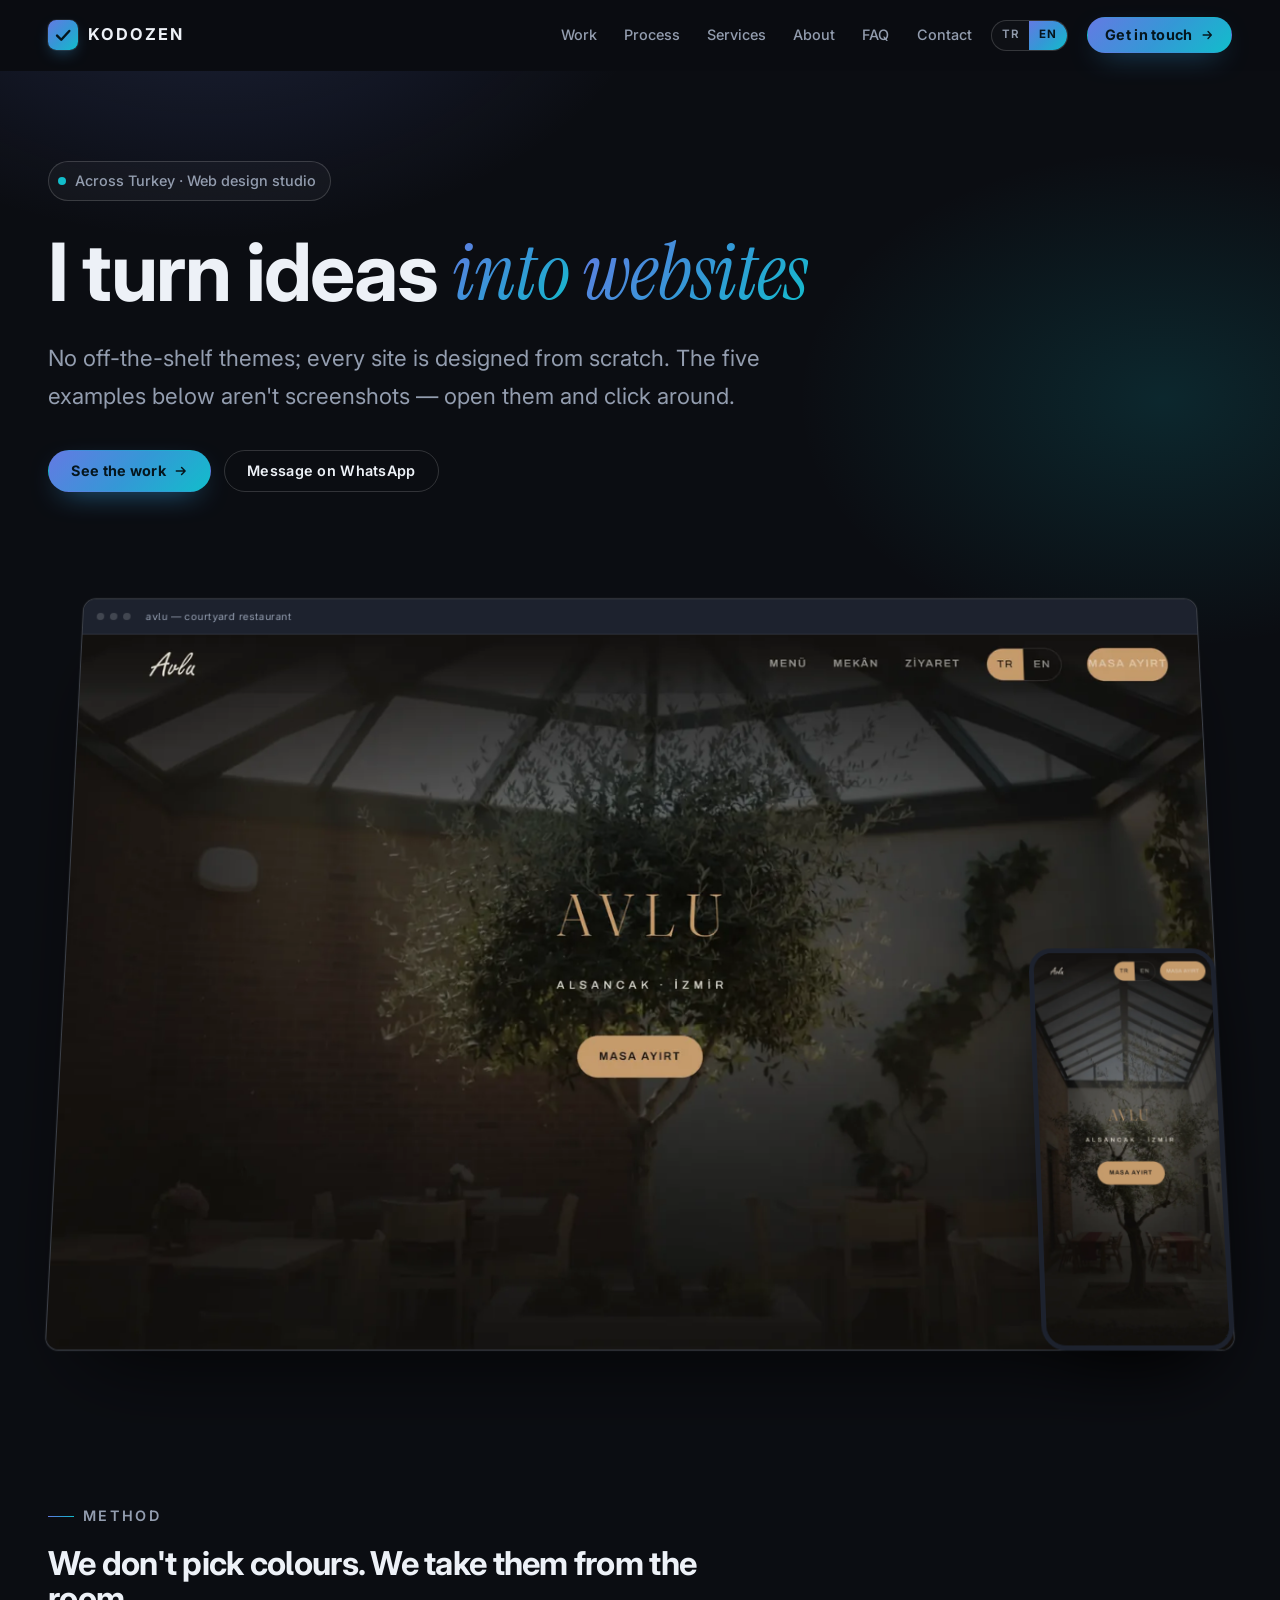
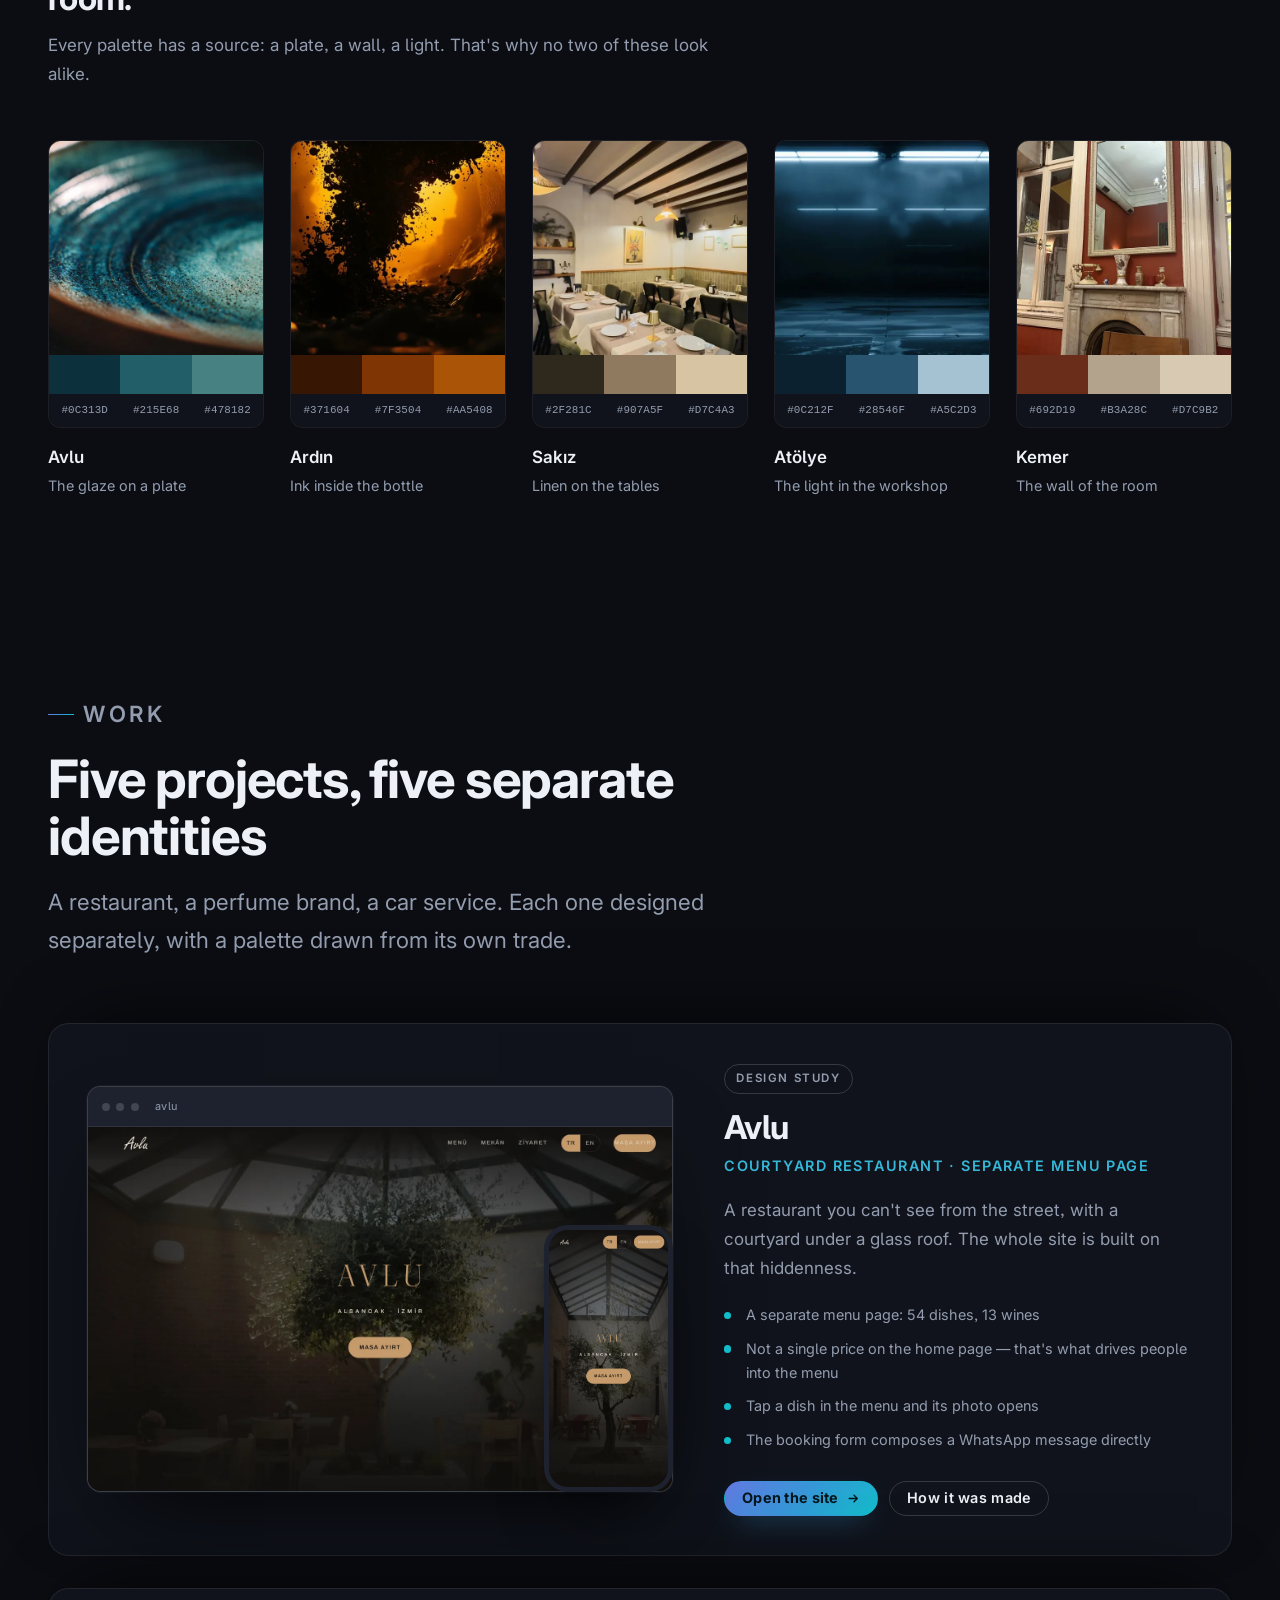
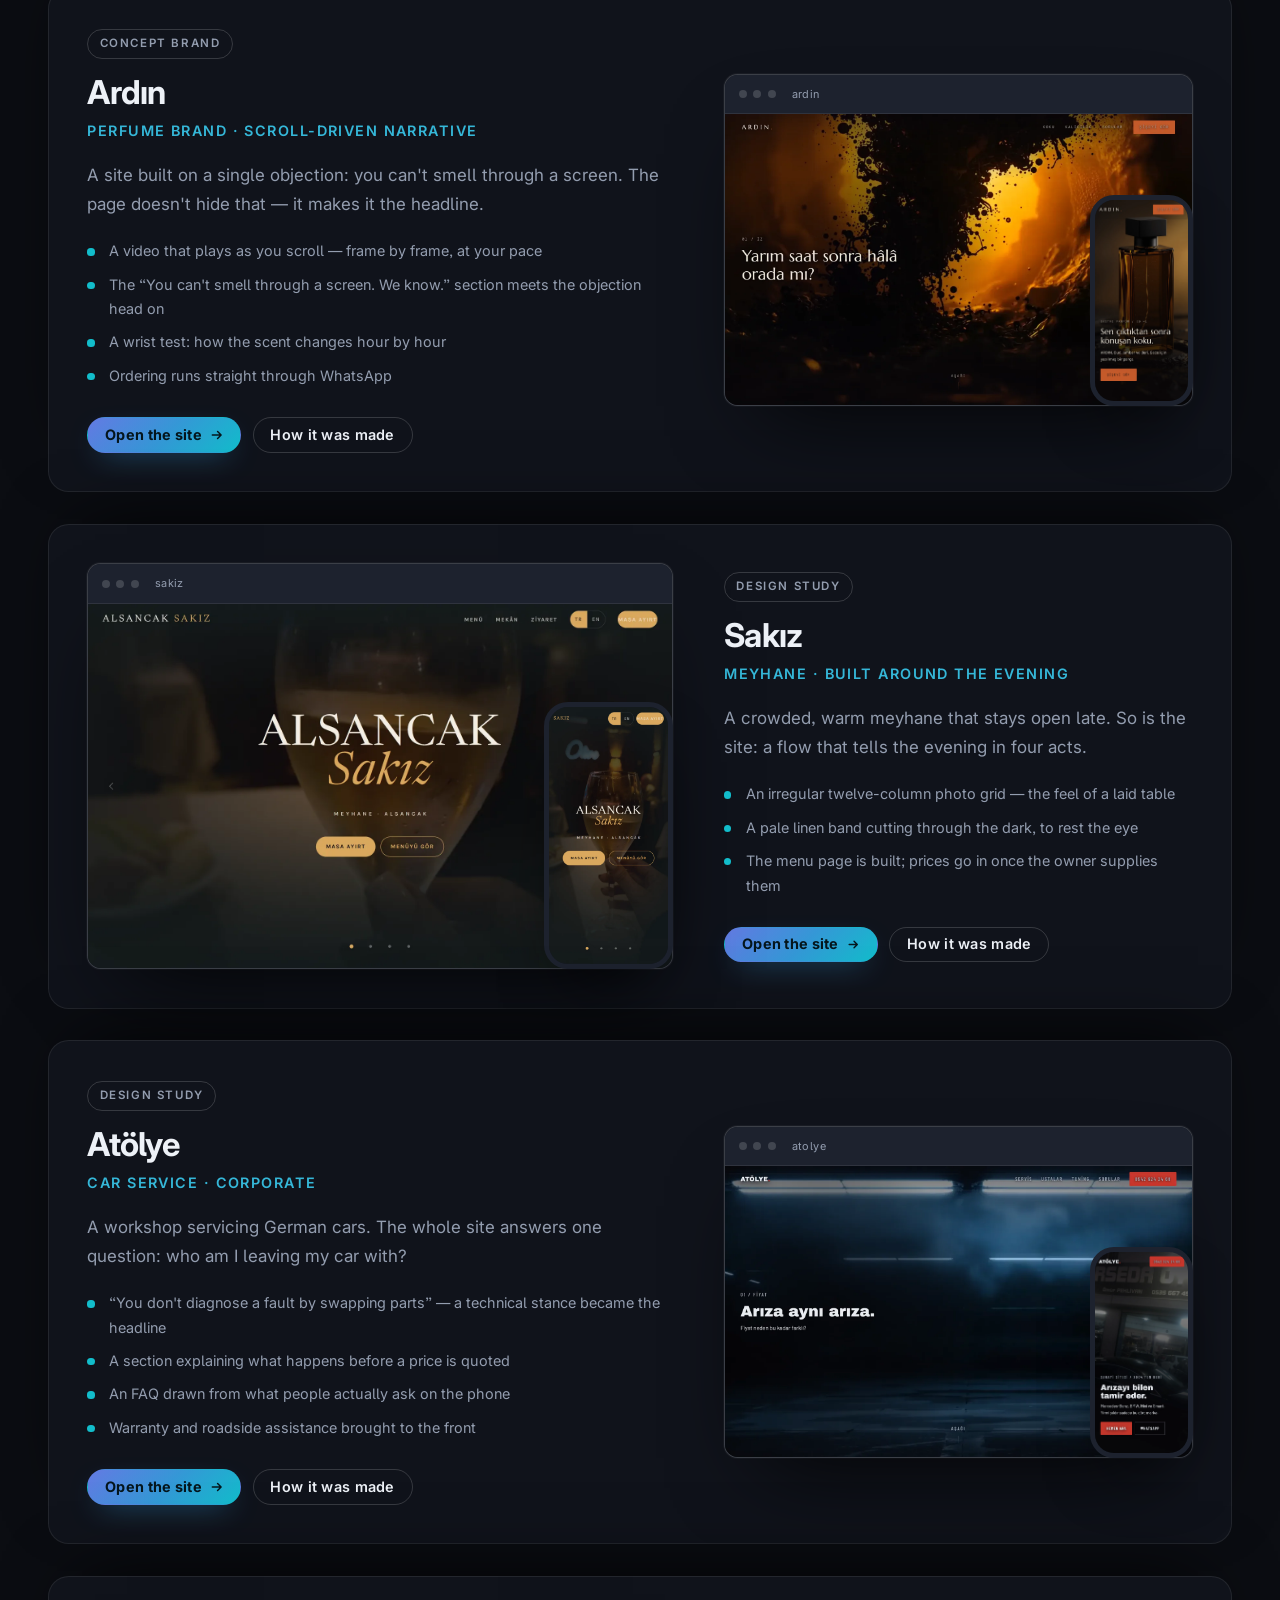
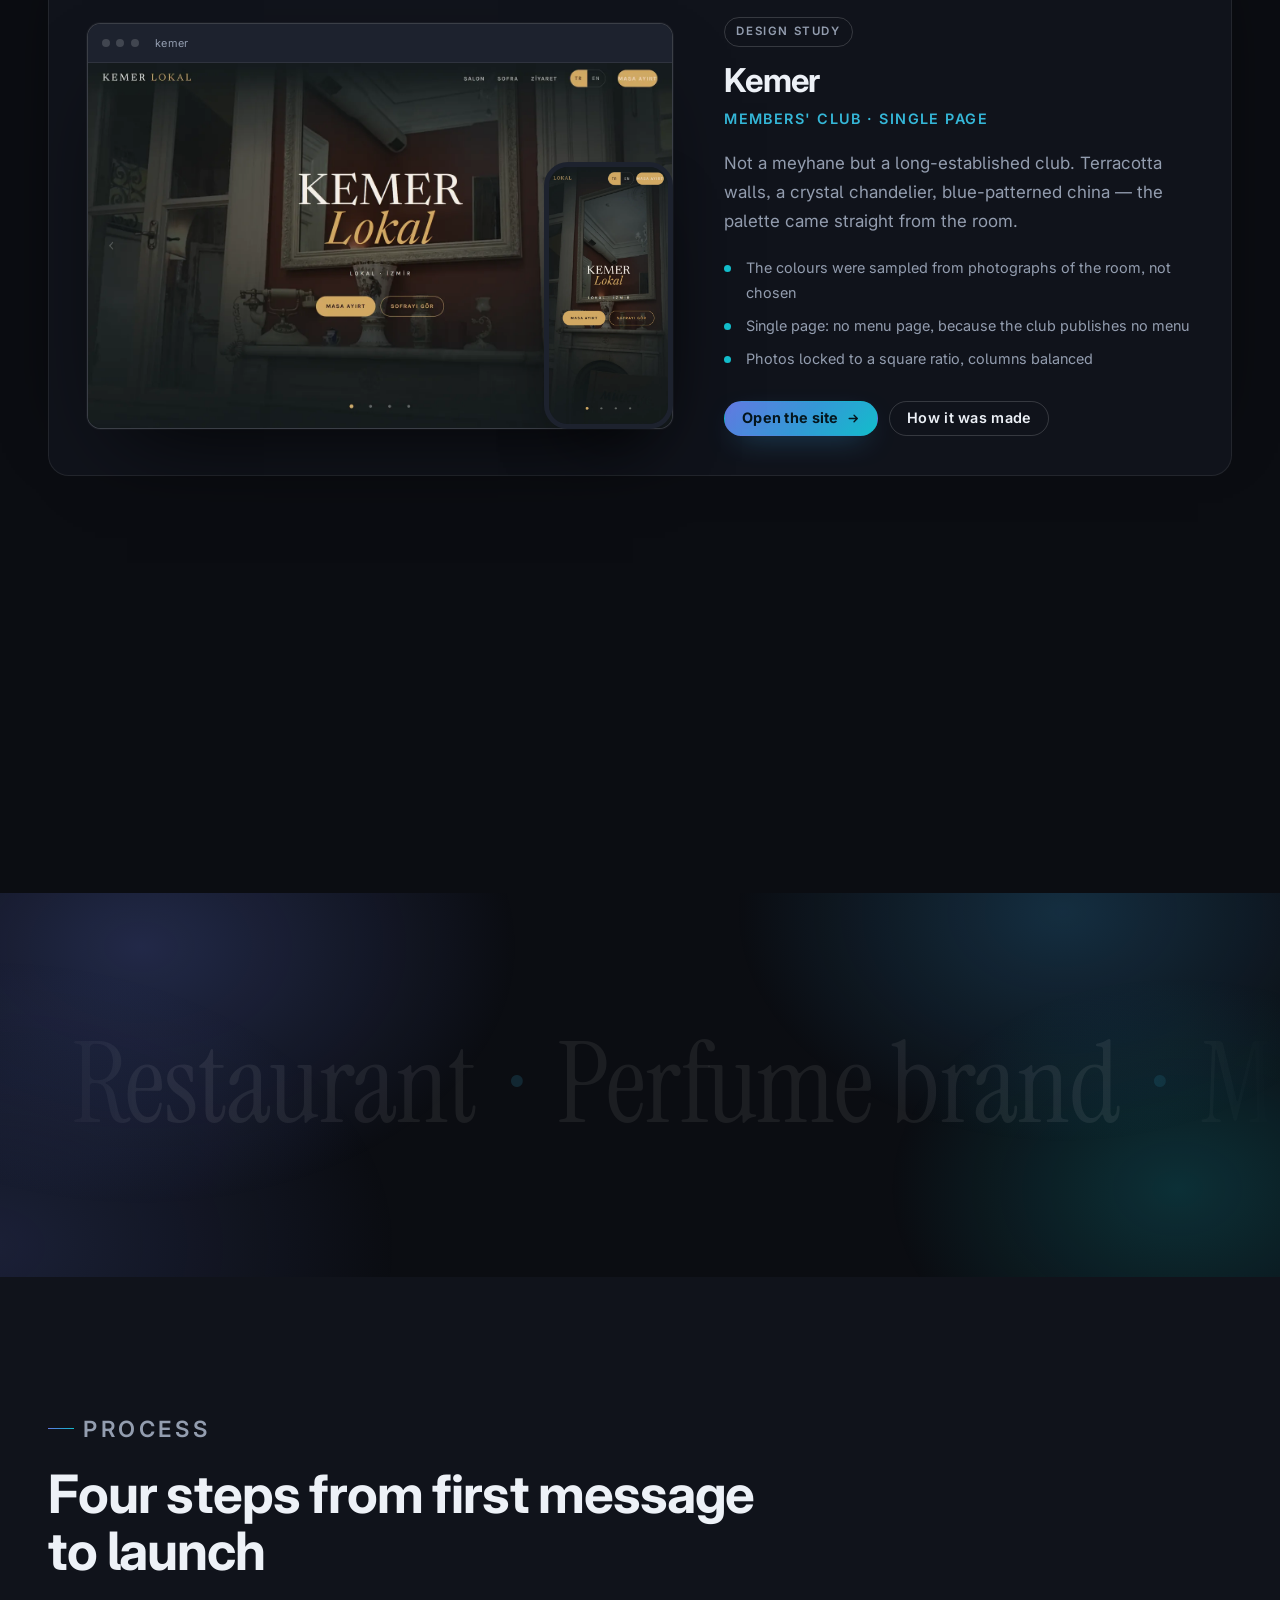
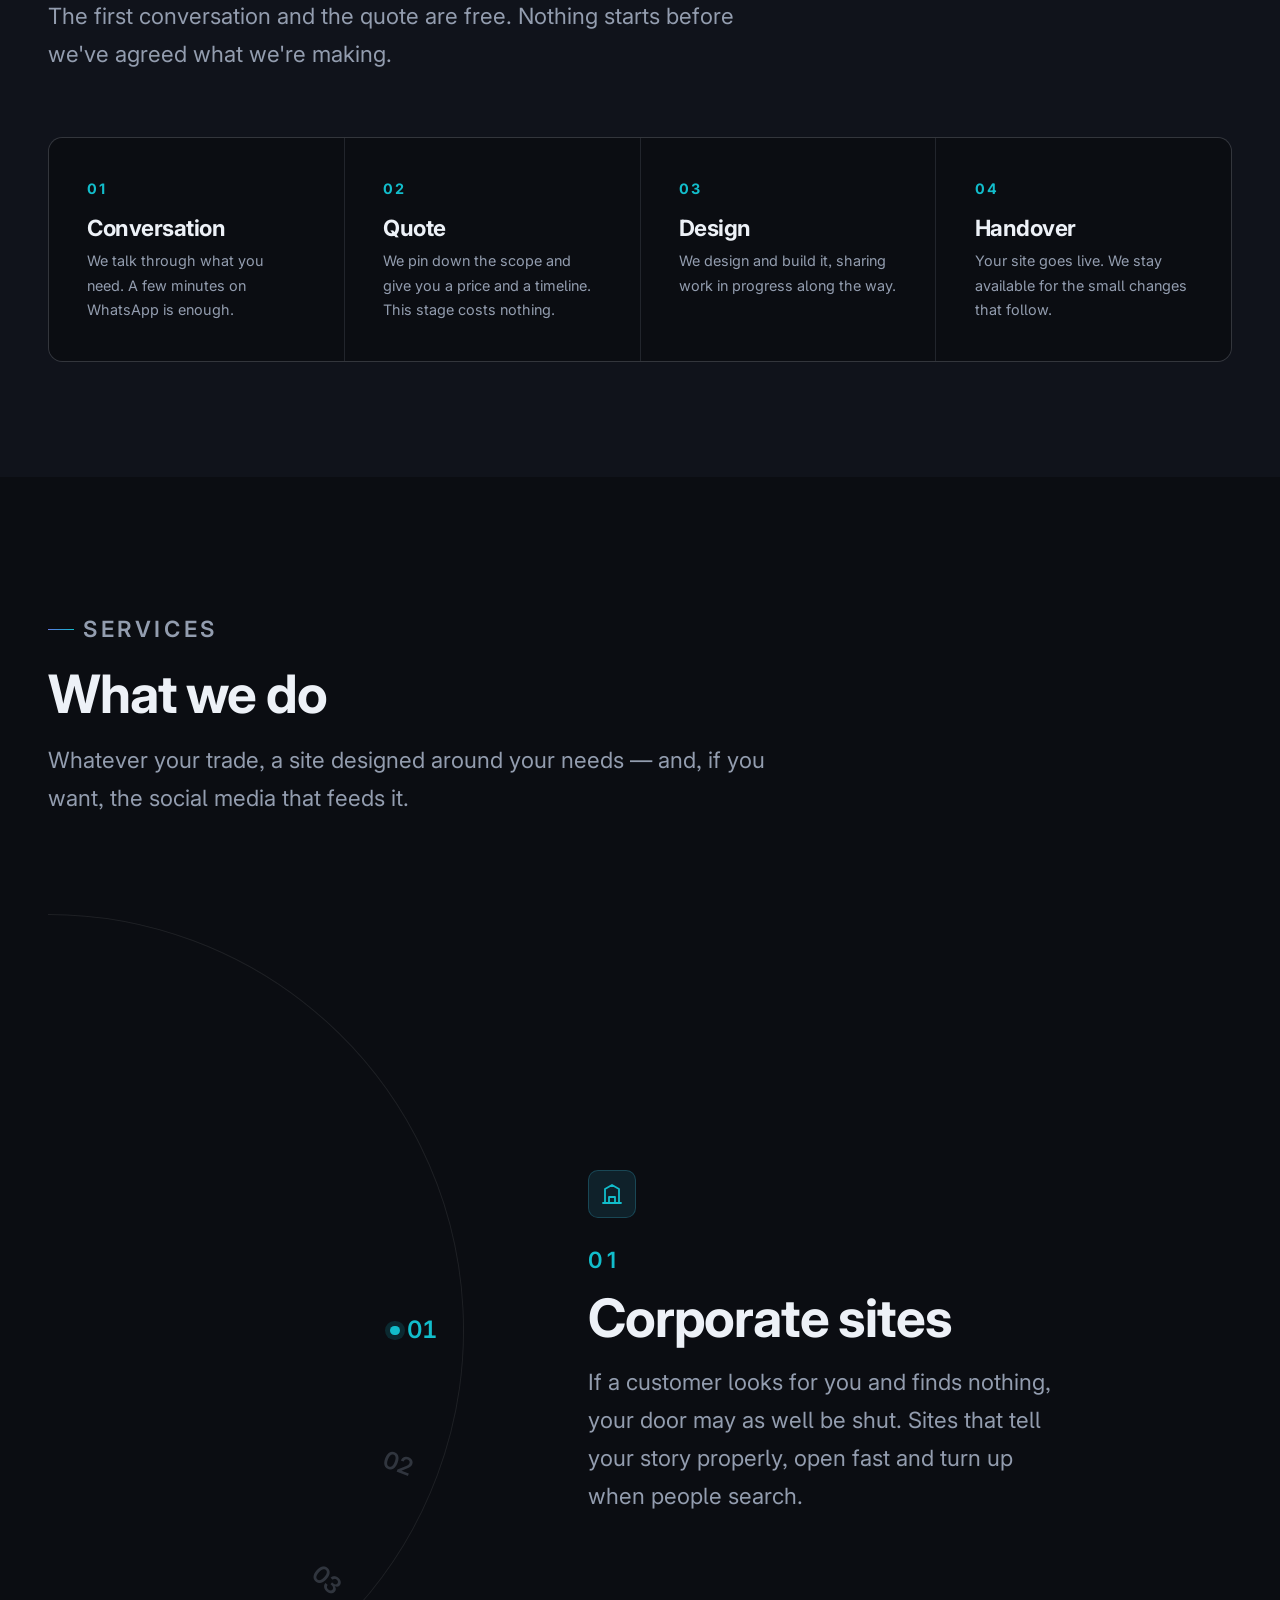
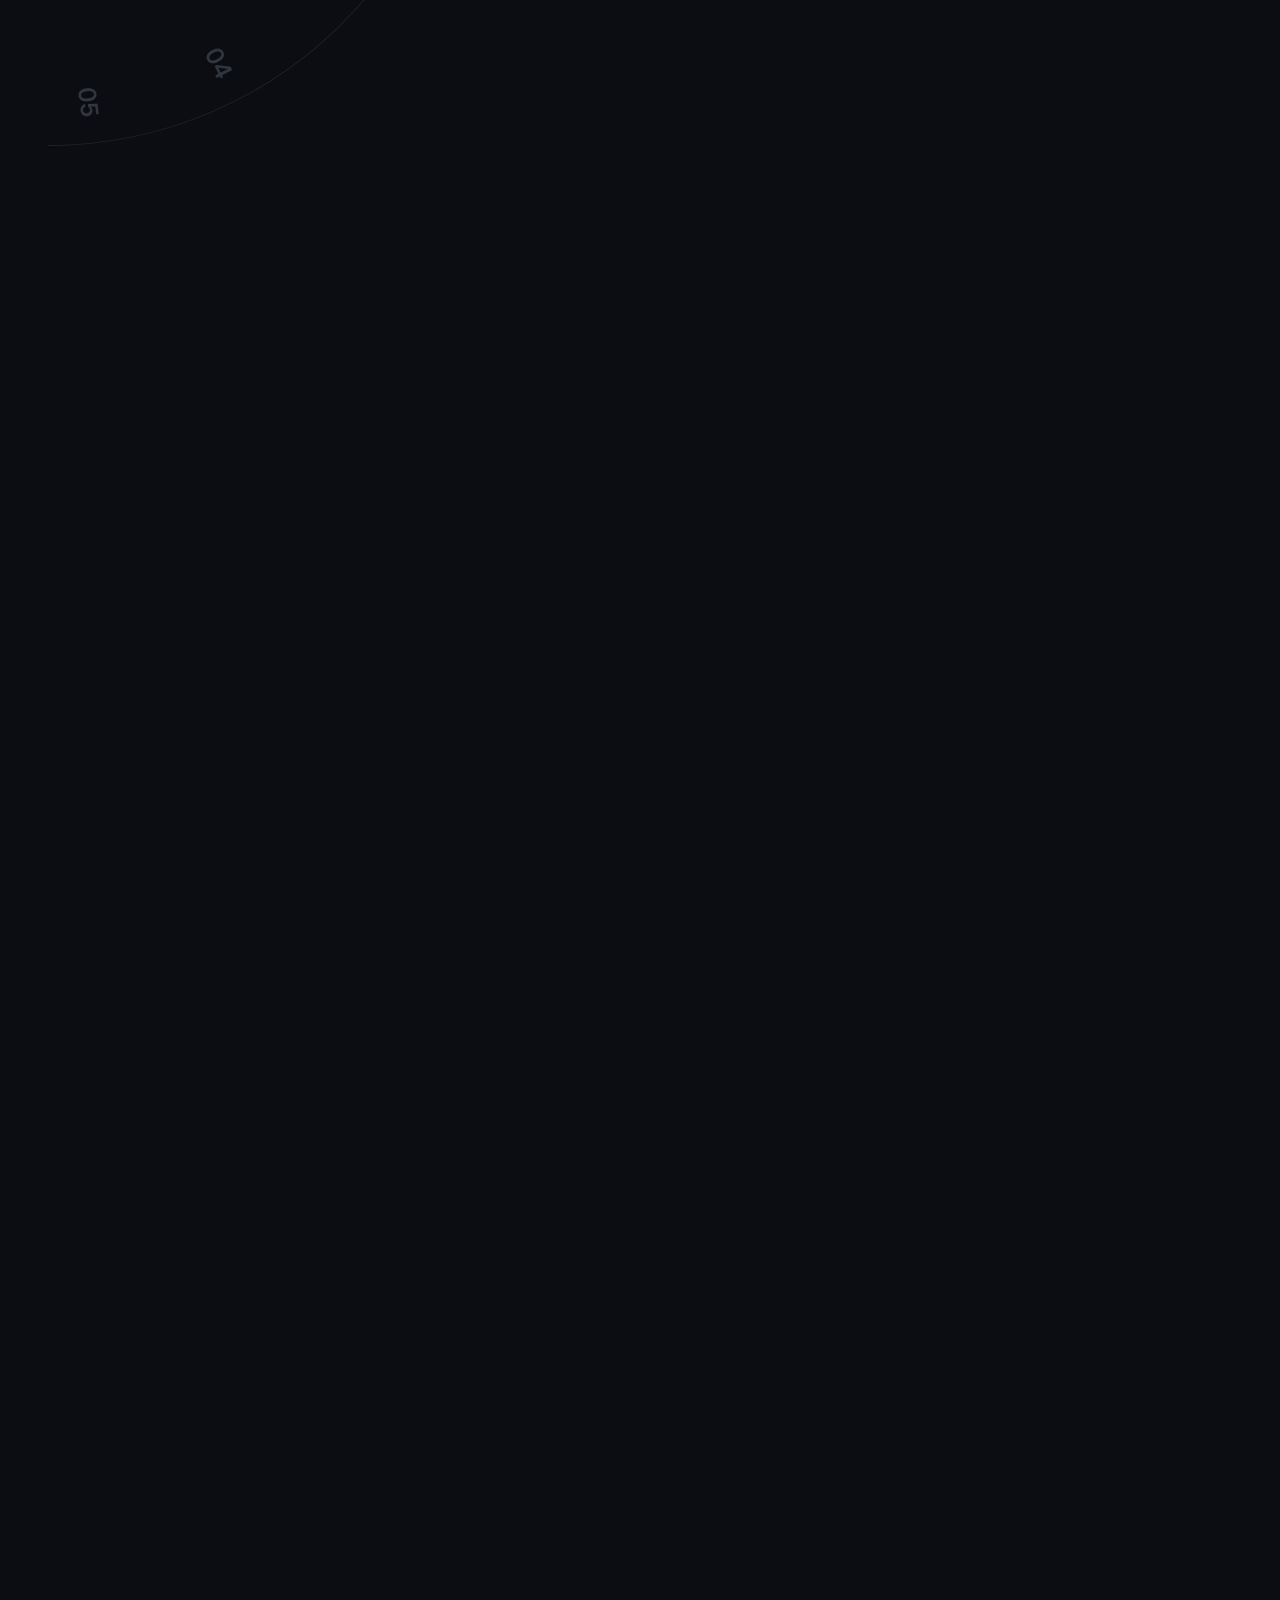
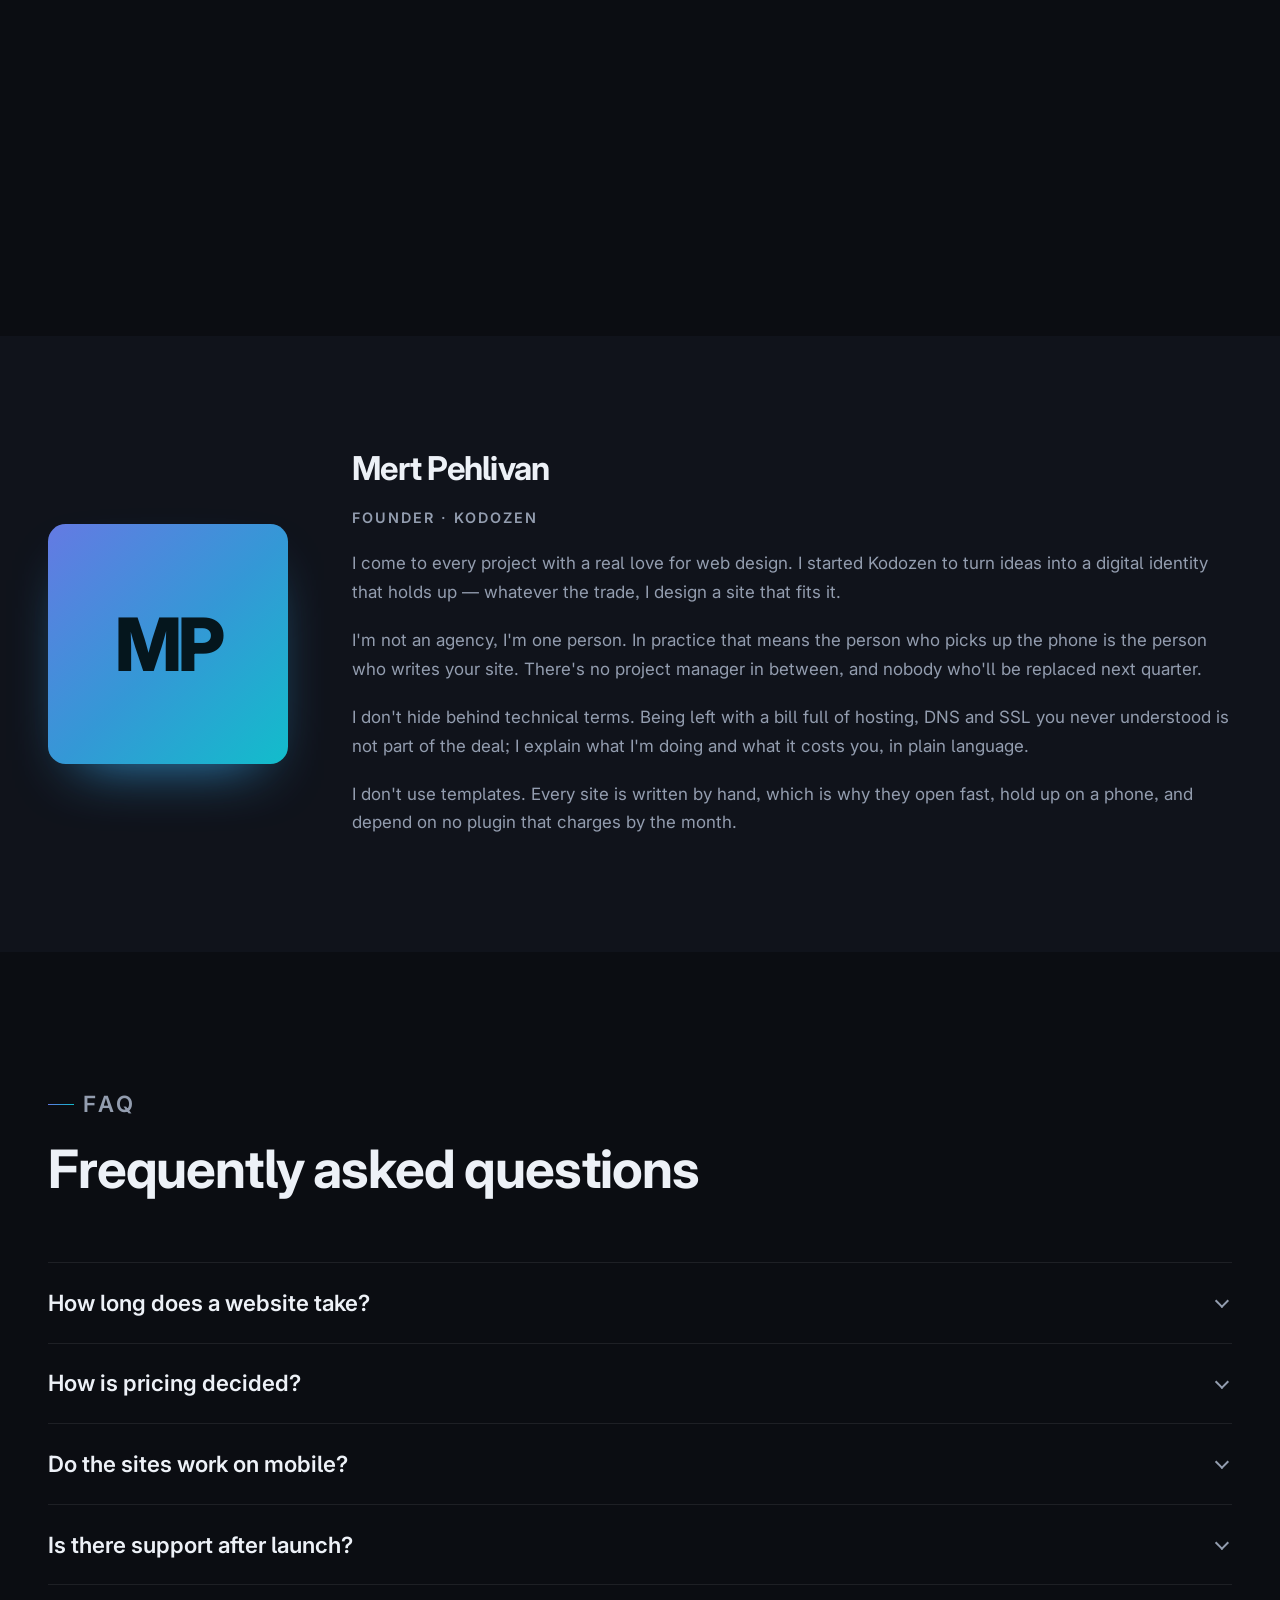
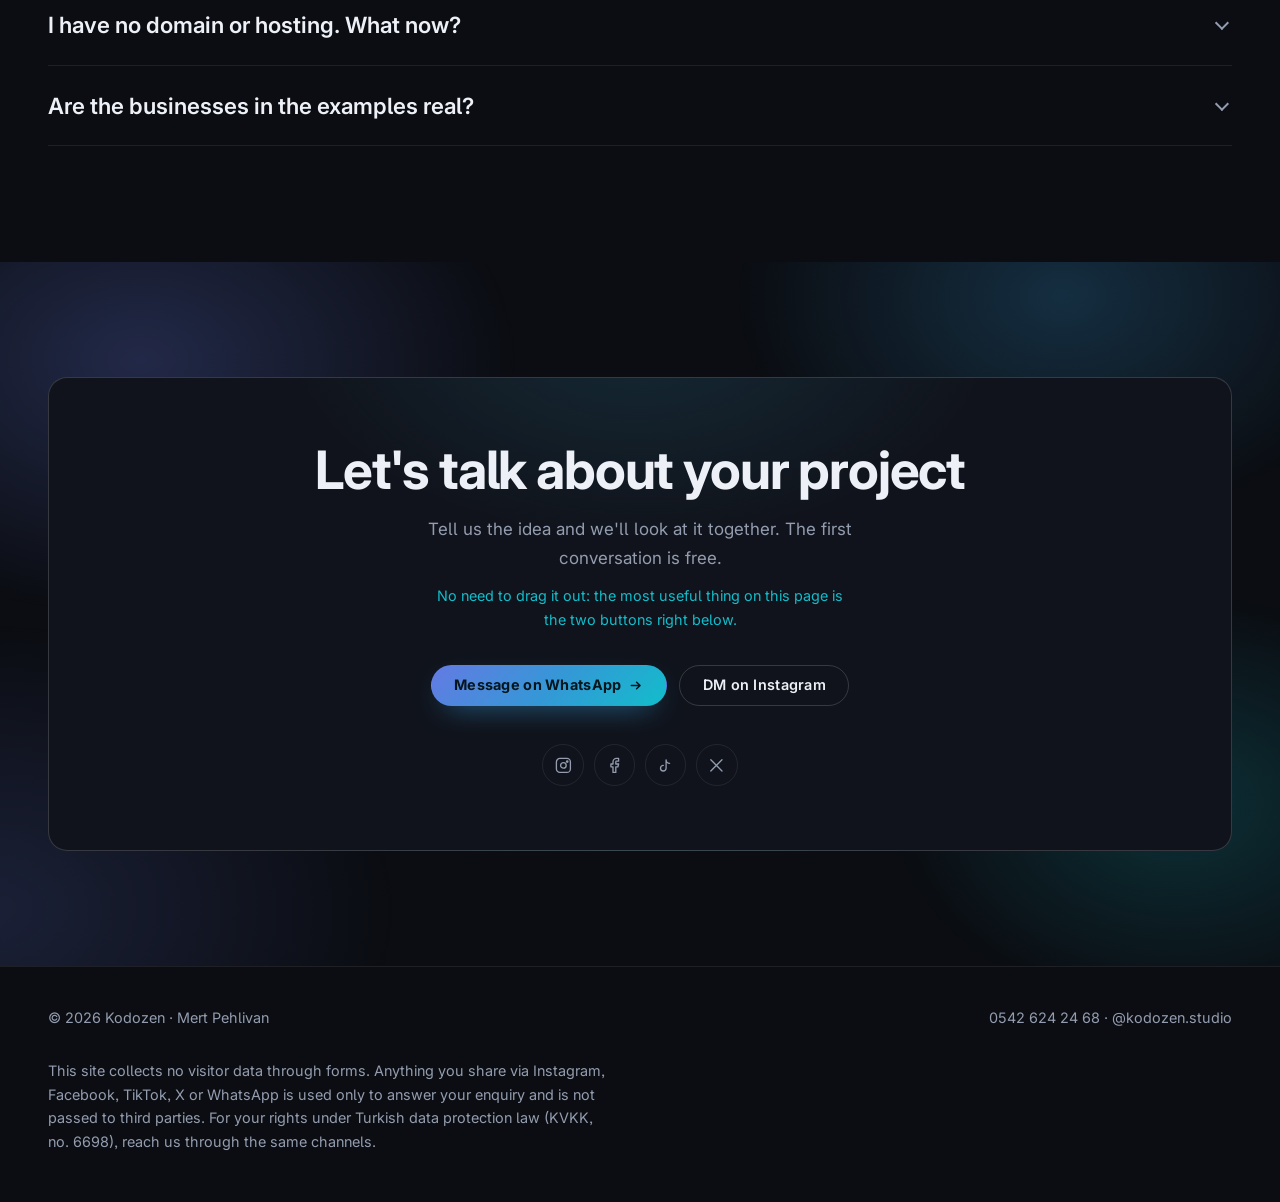
<file: index.html>
<!doctype html>
<html lang="tr" class="no-js">
<head>
<meta charset="utf-8">
<meta name="viewport" content="width=device-width, initial-scale=1">
<title>Kodozen · Web Tasarım Stüdyosu</title>
<meta name="description" content="İzmir'de web tasarım stüdyosu. Kurumsal, e-ticaret, portfolyo ve rezervasyon siteleri, sosyal medya yönetimi. Örnek işlerimizi açıp gezebilirsiniz.">
<meta name="theme-color" content="#0b0d12">
<link rel="icon" href="favicon.svg" type="image/svg+xml">

<meta property="og:type" content="website">
<meta property="og:title" content="Kodozen · Web Tasarım Stüdyosu">
<meta property="og:description" content="Fikrinizi web sitesine dönüştürüyoruz. Örnek işlerimiz gerçekten çalışan siteler — açıp gezebilirsiniz.">
<meta property="og:image" content="img/avlu-masaustu.jpg">
<meta name="twitter:card" content="summary_large_image">

<!-- Sayfa JavaScript'siz de tam okunur kalsın diye: .belir kuralları
     yalnızca html.js varken uygulanır, bu satır da onu erkenden yazar. -->
<script>document.documentElement.className = "js";</script>

<link rel="preconnect" href="https://fonts.googleapis.com">
<link rel="preconnect" href="https://fonts.gstatic.com" crossorigin>
<link href="https://fonts.googleapis.com/css2?family=Inter:wght@400;500;600;700;800&family=Instrument+Serif:ital@0;1&display=swap" rel="stylesheet">
<link rel="stylesheet" href="styles.css?v=28">

<script type="application/ld+json">
{
  "@context": "https://schema.org",
  "@type": "ProfessionalService",
  "name": "Kodozen",
  "description": "Web tasarım stüdyosu — kurumsal, e-ticaret, portfolyo ve rezervasyon siteleri, sosyal medya yönetimi.",
  "founder": { "@type": "Person", "name": "Mert Pehlivan" },
  "areaServed": "TR",
  "telephone": "+90 542 624 24 68",
  "address": { "@type": "PostalAddress", "addressLocality": "İzmir", "addressCountry": "TR" },
  "sameAs": [
    "https://instagram.com/kodozen.studio",
    "https://facebook.com/kodozen.studio",
    "https://tiktok.com/@kodozen.studio",
    "https://x.com/kodozenstudio"
  ]
}
</script>
</head>
<body>

<a class="atla" href="#ana"><span lang="tr">İçeriğe geç</span><span lang="en">Skip to content</span></a>

<header class="ust" id="ustbar">
  <div class="kabuk ust__ic">
    <a class="marka" href="#ana" aria-label="Kodozen ana sayfa">
      <span class="marka__im" aria-hidden="true">
        <svg viewBox="0 0 24 24" fill="none" stroke="#05161d" stroke-width="3.2" stroke-linecap="round" stroke-linejoin="round"><path d="M4 12.5 9.5 18 20 6.5"/></svg>
      </span>
      <span class="marka__ad">Kodozen</span>
    </a>
    <nav class="gezinti" id="ana-menu" aria-label="Ana menü">
      <a href="#isler"><span lang="tr">İşler</span><span lang="en">Work</span></a>
      <a href="#surec"><span lang="tr">Süreç</span><span lang="en">Process</span></a>
      <a href="#hizmetler"><span lang="tr">Hizmetler</span><span lang="en">Services</span></a>
      <a href="#kurucu"><span lang="tr">Hakkımızda</span><span lang="en">About</span></a>
      <a href="#sss"><span lang="tr">SSS</span><span lang="en">FAQ</span></a>
      <a href="#iletisim"><span lang="tr">İletişim</span><span lang="en">Contact</span></a>
    </nav>
    <div class="dil" role="group" aria-label="Dil / Language">
      <button type="button" data-dil="tr" aria-pressed="true">TR</button>
      <button type="button" data-dil="en" aria-pressed="false">EN</button>
    </div>
    <button class="menu-dugme" type="button" aria-expanded="false" aria-controls="ana-menu">
      <span class="gizli"><span lang="tr">Menü</span><span lang="en">Menu</span></span>
      <span class="menu-dugme__cizgi" aria-hidden="true"></span>
    </button>
    <a class="dugme dugme--dolu dugme--kucuk" href="#iletisim"><span lang="tr">Bize ulaşın</span><span lang="en">Get in touch</span></a>
  </div>
</header>

<main id="ana">

  <!-- ============ giriş ============ -->
  <section class="giris">
    <!-- Arka plan videosu geldiğinde buraya <video> girecek; o zamana kadar
         degrade katmanı poster görevi görüyor, boş kalmıyor. -->
    <div class="giris__fon" data-video="bekliyor" aria-hidden="true"></div>

    <div class="kabuk giris__ic">
      <p class="giris__rozet"><span class="giris__nokta"></span> <span lang="tr">Türkiye geneli · Web tasarım stüdyosu</span><span lang="en">Across Turkey · Web design studio</span></p>
      <h1 data-yukselt><span lang="tr">Fikrinizi</span><span lang="en">I turn ideas</span> <em><span lang="tr">web sitesine</span><span lang="en">into websites</span></em> <span lang="tr">dönüştürüyoruz</span></h1>
      <p class="giris__alt">
        <span lang="tr">Hazır tema kurmuyoruz; her site sıfırdan tasarlanıyor. Aşağıdaki beş örnek ekran görüntüsü değil — açıp gezebilirsiniz.</span><span lang="en">No off-the-shelf themes; every site is designed from scratch. The five examples below aren't screenshots — open them and click around.</span>
      </p>
      <div class="giris__eylem">
        <a class="dugme dugme--dolu" href="#isler"><span lang="tr">İşleri gör</span><span lang="en">See the work</span></a>
        <a class="dugme dugme--bos" href="https://wa.me/905426242468?text=Merhaba%2C%20Kodozen%20ile%20bir%20web%20sitesi%20projesi%20konu%C5%9Fmak%20istiyorum." target="_blank" rel="noopener"><span lang="tr">WhatsApp'tan yazın</span><span lang="en">Message on WhatsApp</span></a>
      </div>

      <div class="vitrin belir">
        <div class="vitrin__yerlesim">
          <!-- Çerçevenin içine, dosya varsa ve hareket isteniyorsa, beş demo
               sitesinin 4K kaydırma videosu JavaScript ile giriyor. Video yoksa
               ya da oynatılamıyorsa aşağıdaki duran kare olduğu gibi kalıyor. -->
          <div class="cerceve cerceve--masaustu cerceve--vitrin" data-video="bekliyor">
            <div class="cerceve__cubuk" aria-hidden="true">
              <i></i><i></i><i></i>
              <span class="cerceve__adres" data-adres>avlu — bahçe restoranı</span>
            </div>
            <div class="cerceve__ekran">
              <picture>
                <source type="image/webp" srcset="img/avlu-masaustu.webp">
                <img src="img/avlu-masaustu.jpg" width="1440" height="900"
                     alt="Avlu bahçe restoranı sitesinin masaüstü görünümü: cam çatı altındaki avlu fotoğrafı üzerinde altın renkli başlık." fetchpriority="high">
              </picture>
            </div>
          </div>
          <div class="cerceve cerceve--mobil vitrin__mobil">
            <picture>
              <source type="image/webp" srcset="img/avlu-mobil.webp" data-telefon-kaynak>
              <img src="img/avlu-mobil.jpg" width="780" height="1688"
                   alt="Aynı sitenin telefon görünümü." loading="lazy" data-telefon>
            </picture>
          </div>
        </div>
      </div>
    </div>
  </section>

  <!-- ============ yöntem: renk ============
       Rakam şeridinin yerine geçti. Beş işin birbirine benzememesinin
       gerçek sebebi bu: her paletin nereden geldiği tek tek gösteriliyor.
       Renkler uydurulmadı — aşağıdaki altı haneli kodlar bu fotoğrafların
       kendisinden örneklendi. -->
  <section class="blok--ince" id="yontem">
    <div class="kabuk">
      <div class="renk-basi belir">
        <p class="ust-yazi"><span lang="tr">Yöntem</span><span lang="en">Method</span></p>
        <h2><span lang="tr">Renkleri seçmiyoruz, mekândan çıkarıyoruz</span><span lang="en">We don't pick colours. We take them from the room.</span></h2>
        <p>
          <span lang="tr">Her paletin bir kaynağı var: bir tabak, bir duvar, bir ışık. Beş işin birbirine benzememesinin sebebi bu.</span><span lang="en">Every palette has a source: a plate, a wall, a light. That's why no two of these look alike.</span>
        </p>
      </div>
      <div class="renkler belir">
        <figure class="renk">
          <div class="renk__kare">
            <picture>
              <source type="image/webp" srcset="img/renk-avlu.webp">
              <img src="img/renk-avlu.jpg" width="520" height="520" loading="lazy"
                   alt="Avlu için rengin çıkarıldığı fotoğraf: Tabağın sırı.">
            </picture>
          </div>
          <ul class="renk__palet">
            <li><i style="background:#0C313D"></i><code>#0C313D</code></li>
            <li><i style="background:#215E68"></i><code>#215E68</code></li>
            <li><i style="background:#478182"></i><code>#478182</code></li>
          </ul>
          <figcaption>
            <b>Avlu</b>
            <span><span lang="tr">Tabağın sırı</span><span lang="en">The glaze on a plate</span></span>
          </figcaption>
        </figure>
        <figure class="renk">
          <div class="renk__kare">
            <picture>
              <source type="image/webp" srcset="img/renk-ardin.webp">
              <img src="img/renk-ardin.jpg" width="520" height="520" loading="lazy"
                   alt="Ardın için rengin çıkarıldığı fotoğraf: Şişenin içindeki mürekkep.">
            </picture>
          </div>
          <ul class="renk__palet">
            <li><i style="background:#371604"></i><code>#371604</code></li>
            <li><i style="background:#7F3504"></i><code>#7F3504</code></li>
            <li><i style="background:#AA5408"></i><code>#AA5408</code></li>
          </ul>
          <figcaption>
            <b>Ardın</b>
            <span><span lang="tr">Şişenin içindeki mürekkep</span><span lang="en">Ink inside the bottle</span></span>
          </figcaption>
        </figure>
        <figure class="renk">
          <div class="renk__kare">
            <picture>
              <source type="image/webp" srcset="img/renk-sakiz.webp">
              <img src="img/renk-sakiz.jpg" width="520" height="520" loading="lazy"
                   alt="Sakız için rengin çıkarıldığı fotoğraf: Masaların keteni.">
            </picture>
          </div>
          <ul class="renk__palet">
            <li><i style="background:#2F281C"></i><code>#2F281C</code></li>
            <li><i style="background:#907A5F"></i><code>#907A5F</code></li>
            <li><i style="background:#D7C4A3"></i><code>#D7C4A3</code></li>
          </ul>
          <figcaption>
            <b>Sakız</b>
            <span><span lang="tr">Masaların keteni</span><span lang="en">Linen on the tables</span></span>
          </figcaption>
        </figure>
        <figure class="renk">
          <div class="renk__kare">
            <picture>
              <source type="image/webp" srcset="img/renk-atolye.webp">
              <img src="img/renk-atolye.jpg" width="520" height="520" loading="lazy"
                   alt="Atölye için rengin çıkarıldığı fotoğraf: Atölyenin ışığı.">
            </picture>
          </div>
          <ul class="renk__palet">
            <li><i style="background:#0C212F"></i><code>#0C212F</code></li>
            <li><i style="background:#28546F"></i><code>#28546F</code></li>
            <li><i style="background:#A5C2D3"></i><code>#A5C2D3</code></li>
          </ul>
          <figcaption>
            <b>Atölye</b>
            <span><span lang="tr">Atölyenin ışığı</span><span lang="en">The light in the workshop</span></span>
          </figcaption>
        </figure>
        <figure class="renk">
          <div class="renk__kare">
            <picture>
              <source type="image/webp" srcset="img/renk-kemer.webp">
              <img src="img/renk-kemer.jpg" width="520" height="520" loading="lazy"
                   alt="Kemer için rengin çıkarıldığı fotoğraf: Salonun duvarı.">
            </picture>
          </div>
          <ul class="renk__palet">
            <li><i style="background:#692D19"></i><code>#692D19</code></li>
            <li><i style="background:#B3A28C"></i><code>#B3A28C</code></li>
            <li><i style="background:#D7C9B2"></i><code>#D7C9B2</code></li>
          </ul>
          <figcaption>
            <b>Kemer</b>
            <span><span lang="tr">Salonun duvarı</span><span lang="en">The wall of the room</span></span>
          </figcaption>
        </figure>
      </div>
    </div>
  </section>

  <!-- ============ işler ============ -->
  <section class="blok" id="isler">
    <div class="kabuk">
      <div class="blok-basi belir">
        <p class="ust-yazi"><span lang="tr">İşler</span><span lang="en">Work</span></p>
        <h2><span lang="tr">Beş iş, beş ayrı kimlik</span><span lang="en">Five projects, five separate identities</span></h2>
        <p>
          <span lang="tr">Restoran, parfüm, oto servis. Beşi de kendi işinden çıkarılmış bir palet ve kendi kurgusuyla ayrı ayrı tasarlandı.</span><span lang="en">A restaurant, a perfume brand, a car service. Each one designed separately, with a palette drawn from its own trade.</span>
        </p>
      </div>

      <div class="isler">

        <!-- --- avlu --- -->
        <article class="is belir">
          <div class="is__gorsel">
            <div class="cerceve cerceve--masaustu">
              <div class="cerceve__cubuk" aria-hidden="true"><i></i><i></i><i></i><span class="cerceve__adres">avlu</span></div>
              <picture><source type="image/webp" srcset="img/avlu-masaustu.webp">
                <img src="img/avlu-masaustu.jpg" width="1440" height="900" alt="Avlu sitesinin masaüstü görünümü." loading="lazy"></picture>
            </div>
            <div class="cerceve cerceve--mobil">
              <picture><source type="image/webp" srcset="img/avlu-mobil.webp">
                <img src="img/avlu-mobil.jpg" width="780" height="1688" alt="Avlu sitesinin telefon görünümü." loading="lazy"></picture>
            </div>
          </div>
          <div>
            <span class="is__etiket"><span lang="tr">Tasarım çalışması</span><span lang="en">Design study</span></span>
            <h3 class="is__ad">Avlu</h3>
            <p class="is__tur"><span lang="tr">Bahçe restoranı · Ayrı menü sayfası</span><span lang="en">Courtyard restaurant · Separate menu page</span></p>
            <p class="is__ozet">
              <span lang="tr">Sokaktan görünmeyen, cam çatı altında bir avlusu olan bir restoran. Sitenin bütün kurgusu bu gizliliğin üzerine kuruldu.</span><span lang="en">A restaurant you can't see from the street, with a courtyard under a glass roof. The whole site is built on that hiddenness.</span>
            </p>
            <ul class="is__liste">
              <li><span lang="tr">54 yemek ve 13 şaraplık ayrı menü sayfası</span><span lang="en">A separate menu page: 54 dishes, 13 wines</span></li>
              <li><span lang="tr">Ana sayfada tek bir fiyat yok — menüye tıklamayı teşvik ediyor</span><span lang="en">Not a single price on the home page — that's what drives people into the menu</span></li>
              <li><span lang="tr">Menüdeki yemeğe tıklayınca fotoğrafı açılıyor</span><span lang="en">Tap a dish in the menu and its photo opens</span></li>
              <li><span lang="tr">Rezervasyon formu doğrudan WhatsApp mesajı kuruyor</span><span lang="en">The booking form composes a WhatsApp message directly</span></li>
            </ul>
            <div class="is__eylem">
              <a class="dugme dugme--dolu dugme--kucuk" href="demo/avlu/" target="_blank" rel="noopener"><span lang="tr">Siteyi aç</span><span lang="en">Open the site</span></a>
              <a class="dugme dugme--bos dugme--kucuk" href="is/avlu.html"><span lang="tr">Nasıl yapıldı</span><span lang="en">How it was made</span></a>
            </div>
          </div>
        </article>
        <!-- --- ardin --- -->
        <article class="is belir">
          <div class="is__gorsel">
            <div class="cerceve cerceve--masaustu">
              <div class="cerceve__cubuk" aria-hidden="true"><i></i><i></i><i></i><span class="cerceve__adres">ardin</span></div>
              <picture><source type="image/webp" srcset="img/ardin-masaustu.webp">
                <img src="img/ardin-masaustu.jpg" width="1440" height="900" alt="Ardın sitesinin masaüstü görünümü." loading="lazy"></picture>
            </div>
            <div class="cerceve cerceve--mobil">
              <picture><source type="image/webp" srcset="img/ardin-mobil.webp">
                <img src="img/ardin-mobil.jpg" width="780" height="1688" alt="Ardın sitesinin telefon görünümü." loading="lazy"></picture>
            </div>
          </div>
          <div>
            <span class="is__etiket"><span lang="tr">Konsept marka</span><span lang="en">Concept brand</span></span>
            <h3 class="is__ad">Ardın</h3>
            <p class="is__tur"><span lang="tr">Parfüm markası · Kaydırmalı anlatım</span><span lang="en">Perfume brand · Scroll-driven narrative</span></p>
            <p class="is__ozet">
              <span lang="tr">Bir parfüm markası için, tek bir itirazın üzerine kurulmuş bir site: ekrandan koku alınmıyor. Sayfa bunu saklamıyor, başlık yapıyor.</span><span lang="en">A site built on a single objection: you can't smell through a screen. The page doesn't hide that — it makes it the headline.</span>
            </p>
            <ul class="is__liste">
              <li><span lang="tr">Kaydırdıkça oynayan video — sayfa ilerledikçe kare kare akıyor</span><span lang="en">A video that plays as you scroll — frame by frame, at your pace</span></li>
              <li><span lang="tr">&ldquo;Ekrandan koku alınmıyor. Biliyoruz.&rdquo; bölümü itirazı karşılıyor</span><span lang="en">The &ldquo;You can't smell through a screen. We know.&rdquo; section meets the objection head on</span></li>
              <li><span lang="tr">Bilek testi: kokunun saat saat nasıl değiştiğini anlatıyor</span><span lang="en">A wrist test: how the scent changes hour by hour</span></li>
              <li><span lang="tr">Sipariş doğrudan WhatsApp'a bağlanıyor</span><span lang="en">Ordering runs straight through WhatsApp</span></li>
            </ul>
            <div class="is__eylem">
              <a class="dugme dugme--dolu dugme--kucuk" href="demo/ardin/" target="_blank" rel="noopener"><span lang="tr">Siteyi aç</span><span lang="en">Open the site</span></a>
              <a class="dugme dugme--bos dugme--kucuk" href="is/ardin.html"><span lang="tr">Nasıl yapıldı</span><span lang="en">How it was made</span></a>
            </div>
          </div>
        </article>
        <!-- --- sakız --- -->
        <article class="is belir">
          <div class="is__gorsel">
            <div class="cerceve cerceve--masaustu">
              <div class="cerceve__cubuk" aria-hidden="true"><i></i><i></i><i></i><span class="cerceve__adres">sakiz</span></div>
              <picture><source type="image/webp" srcset="img/sakiz-masaustu.webp">
                <img src="img/sakiz-masaustu.jpg" width="1440" height="900" alt="Sakız meyhane sitesinin masaüstü görünümü." loading="lazy"></picture>
            </div>
            <div class="cerceve cerceve--mobil">
              <picture><source type="image/webp" srcset="img/sakiz-mobil.webp">
                <img src="img/sakiz-mobil.jpg" width="780" height="1688" alt="Sakız sitesinin telefon görünümü." loading="lazy"></picture>
            </div>
          </div>
          <div>
            <span class="is__etiket"><span lang="tr">Tasarım çalışması</span><span lang="en">Design study</span></span>
            <h3 class="is__ad">Sakız</h3>
            <p class="is__tur"><span lang="tr">Meyhane · Gece kurgusu</span><span lang="en">Meyhane · Built around the evening</span></p>
            <p class="is__ozet">
              <span lang="tr">Kalabalık, sıcak ve geç saatlere kadar açık bir meyhane. Site de öyle: akşamın dört perdesini sırayla anlatan bir akış üzerine kurulu.</span><span lang="en">A crowded, warm meyhane that stays open late. So is the site: a flow that tells the evening in four acts.</span>
            </p>
            <ul class="is__liste">
              <li><span lang="tr">Düzensiz on iki sütunluk fotoğraf ızgarası — sofra hissi</span><span lang="en">An irregular twelve-column photo grid — the feel of a laid table</span></li>
              <li><span lang="tr">Koyu zemini kesen açık keten bandı, gözü dinlendiriyor</span><span lang="en">A pale linen band cutting through the dark, to rest the eye</span></li>
              <li><span lang="tr">Menü sayfası hazır; fiyatlar işletmeden gelince dolacak</span><span lang="en">The menu page is built; prices go in once the owner supplies them</span></li>
            </ul>
            <div class="is__eylem">
              <a class="dugme dugme--dolu dugme--kucuk" href="demo/sakiz/" target="_blank" rel="noopener"><span lang="tr">Siteyi aç</span><span lang="en">Open the site</span></a>
              <a class="dugme dugme--bos dugme--kucuk" href="is/sakiz.html"><span lang="tr">Nasıl yapıldı</span><span lang="en">How it was made</span></a>
            </div>
          </div>
        </article>
        <!-- --- atolye --- -->
        <article class="is belir">
          <div class="is__gorsel">
            <div class="cerceve cerceve--masaustu">
              <div class="cerceve__cubuk" aria-hidden="true"><i></i><i></i><i></i><span class="cerceve__adres">atolye</span></div>
              <picture><source type="image/webp" srcset="img/atolye-masaustu.webp">
                <img src="img/atolye-masaustu.jpg" width="1440" height="900" alt="Atölye sitesinin masaüstü görünümü." loading="lazy"></picture>
            </div>
            <div class="cerceve cerceve--mobil">
              <picture><source type="image/webp" srcset="img/atolye-mobil.webp">
                <img src="img/atolye-mobil.jpg" width="780" height="1688" alt="Atölye sitesinin telefon görünümü." loading="lazy"></picture>
            </div>
          </div>
          <div>
            <span class="is__etiket"><span lang="tr">Tasarım çalışması</span><span lang="en">Design study</span></span>
            <h3 class="is__ad">Atölye</h3>
            <p class="is__tur"><span lang="tr">Oto servis · Kurumsal</span><span lang="en">Car service · Corporate</span></p>
            <p class="is__ozet">
              <span lang="tr">Alman marka araçlara bakan bir sanayi sitesi servisi. Sitenin tamamı tek bir sorunun cevabı: aracımı kime bırakıyorum?</span><span lang="en">A workshop servicing German cars. The whole site answers one question: who am I leaving my car with?</span>
            </p>
            <ul class="is__liste">
              <li><span lang="tr">&ldquo;Parça değiştirerek arıza aranmaz&rdquo; — teknik duruş başlık oldu</span><span lang="en">&ldquo;You don't diagnose a fault by swapping parts&rdquo; — a technical stance became the headline</span></li>
              <li><span lang="tr">Fiyat vermeden önce ne yapıldığını anlatan ayrı bir bölüm</span><span lang="en">A section explaining what happens before a price is quoted</span></li>
              <li><span lang="tr">Sık sorulan sorular, telefonda gerçekten sorulanlardan</span><span lang="en">An FAQ drawn from what people actually ask on the phone</span></li>
              <li><span lang="tr">Garanti ve yol yardımı bilgisi öne çıkarıldı</span><span lang="en">Warranty and roadside assistance brought to the front</span></li>
            </ul>
            <div class="is__eylem">
              <a class="dugme dugme--dolu dugme--kucuk" href="demo/atolye/" target="_blank" rel="noopener"><span lang="tr">Siteyi aç</span><span lang="en">Open the site</span></a>
              <a class="dugme dugme--bos dugme--kucuk" href="is/atolye.html"><span lang="tr">Nasıl yapıldı</span><span lang="en">How it was made</span></a>
            </div>
          </div>
        </article>
        <!-- --- kemer --- -->
        <article class="is belir">
          <div class="is__gorsel">
            <div class="cerceve cerceve--masaustu">
              <div class="cerceve__cubuk" aria-hidden="true"><i></i><i></i><i></i><span class="cerceve__adres">kemer</span></div>
              <picture><source type="image/webp" srcset="img/kemer-masaustu.webp">
                <img src="img/kemer-masaustu.jpg" width="1440" height="900" alt="Kemer lokal sitesinin masaüstü görünümü." loading="lazy"></picture>
            </div>
            <div class="cerceve cerceve--mobil">
              <picture><source type="image/webp" srcset="img/kemer-mobil.webp">
                <img src="img/kemer-mobil.jpg" width="780" height="1688" alt="Kemer sitesinin telefon görünümü." loading="lazy"></picture>
            </div>
          </div>
          <div>
            <span class="is__etiket"><span lang="tr">Tasarım çalışması</span><span lang="en">Design study</span></span>
            <h3 class="is__ad">Kemer</h3>
            <p class="is__tur"><span lang="tr">Lokal · Tek sayfa</span><span lang="en">Members' club · Single page</span></p>
            <p class="is__ozet">
              <span lang="tr">Bir meyhane değil, köklü bir lokal. Kiremit rengi duvarlar, kristal avize, mavi desenli tabaklar — palet doğrudan salonun kendisinden alındı.</span><span lang="en">Not a meyhane but a long-established club. Terracotta walls, a crystal chandelier, blue-patterned china — the palette came straight from the room.</span>
            </p>
            <ul class="is__liste">
              <li><span lang="tr">Renkler mekânın fotoğraflarından örneklendi, seçilmedi</span><span lang="en">The colours were sampled from photographs of the room, not chosen</span></li>
              <li><span lang="tr">Tek sayfa: menü yayınlanmadığı için menü sayfası kurulmadı</span><span lang="en">Single page: no menu page, because the club publishes no menu</span></li>
              <li><span lang="tr">Fotoğraflar kare oranına sabitlendi, sütunlar dengelendi</span><span lang="en">Photos locked to a square ratio, columns balanced</span></li>
            </ul>
            <div class="is__eylem">
              <a class="dugme dugme--dolu dugme--kucuk" href="demo/kemer/" target="_blank" rel="noopener"><span lang="tr">Siteyi aç</span><span lang="en">Open the site</span></a>
              <a class="dugme dugme--bos dugme--kucuk" href="is/kemer.html"><span lang="tr">Nasıl yapıldı</span><span lang="en">How it was made</span></a>
            </div>
          </div>
        </article>

      </div>
    </div>
  </section>

  <!-- ============ kayan bant ============
       Arkada yavaşça kayan yazı, önünde bir kart. Kart içine 3B nesne
       videosu JavaScript ile giriyor; dosya yoksa kart hiç açılmıyor ve
       geriye yalnızca bant kalıyor — eksik bir kutu görünmüyor. -->
  <section class="bant-blok" aria-label="Çalıştığımız alanlar">
    <div class="nefes" aria-hidden="true"><i></i><i></i></div>
    <div class="bant" aria-hidden="true">
      <div class="bant__akis">
        <div class="bant__grup"><span><span lang="tr">Restoran</span><span lang="en">Restaurant</span></span><i aria-hidden="true">·</i><span><span lang="tr">Parfüm markası</span><span lang="en">Perfume brand</span></span><i aria-hidden="true">·</i><span><span lang="tr">Meyhane</span><span lang="en">Meyhane</span></span><i aria-hidden="true">·</i><span><span lang="tr">Oto servis</span><span lang="en">Car service</span></span><i aria-hidden="true">·</i><span><span lang="tr">Lokal</span><span lang="en">Members' club</span></span><i aria-hidden="true">·</i><span><span lang="tr">Kurumsal</span><span lang="en">Corporate</span></span><i aria-hidden="true">·</i><span><span lang="tr">E-ticaret</span><span lang="en">E-commerce</span></span><i aria-hidden="true">·</i><span><span lang="tr">Portfolyo</span><span lang="en">Portfolio</span></span><i aria-hidden="true">·</i></div>
        <div class="bant__grup"><span><span lang="tr">Restoran</span><span lang="en">Restaurant</span></span><i aria-hidden="true">·</i><span><span lang="tr">Parfüm markası</span><span lang="en">Perfume brand</span></span><i aria-hidden="true">·</i><span><span lang="tr">Meyhane</span><span lang="en">Meyhane</span></span><i aria-hidden="true">·</i><span><span lang="tr">Oto servis</span><span lang="en">Car service</span></span><i aria-hidden="true">·</i><span><span lang="tr">Lokal</span><span lang="en">Members' club</span></span><i aria-hidden="true">·</i><span><span lang="tr">Kurumsal</span><span lang="en">Corporate</span></span><i aria-hidden="true">·</i><span><span lang="tr">E-ticaret</span><span lang="en">E-commerce</span></span><i aria-hidden="true">·</i><span><span lang="tr">Portfolyo</span><span lang="en">Portfolio</span></span><i aria-hidden="true">·</i></div>
      </div>
    </div>
    <div class="bant__kart" data-bant-kart hidden></div>
  </section>

  <!-- ============ süreç ============ -->
  <section class="blok blok--yuzey" id="surec">
    <div class="kabuk">
      <div class="blok-basi belir">
        <p class="ust-yazi"><span lang="tr">Süreç</span><span lang="en">Process</span></p>
        <h2><span lang="tr">İlk mesajdan yayına dört adım</span><span lang="en">Four steps from first message to launch</span></h2>
        <p><span lang="tr">İlk görüşme ve teklif ücretsiz. Ne yapacağımızı konuşmadan iş başlamıyor.</span><span lang="en">The first conversation and the quote are free. Nothing starts before we've agreed what we're making.</span></p>
      </div>
      <ol class="surec belir">
        <li>
          <b>01</b><h3><span lang="tr">Görüşme</span><span lang="en">Conversation</span></h3>
          <p><span lang="tr">Ne istediğinizi konuşuyoruz. WhatsApp'tan birkaç dakika yeterli.</span><span lang="en">We talk through what you need. A few minutes on WhatsApp is enough.</span></p>
        </li>
        <li>
          <b>02</b><h3><span lang="tr">Teklif</span><span lang="en">Quote</span></h3>
          <p><span lang="tr">Kapsamı netleştirip size özel bir fiyat ve süre çıkarıyoruz. Bu aşama ücretsiz.</span><span lang="en">We pin down the scope and give you a price and a timeline. This stage costs nothing.</span></p>
        </li>
        <li>
          <b>03</b><h3><span lang="tr">Tasarım</span><span lang="en">Design</span></h3>
          <p><span lang="tr">Tasarımı hazırlayıp geliştiriyoruz. Ara halleri yol boyunca sizinle paylaşıyoruz.</span><span lang="en">We design and build it, sharing work in progress along the way.</span></p>
        </li>
        <li>
          <b>04</b><h3><span lang="tr">Teslim</span><span lang="en">Handover</span></h3>
          <p><span lang="tr">Siteniz yayına alınır. Sonrasındaki küçük düzenlemeler için de yanınızdayız.</span><span lang="en">Your site goes live. We stay available for the small changes that follow.</span></p>
        </li>
      </ol>
    </div>
  </section>

  <!-- ============ hizmetler ============ -->
  <section class="blok" id="hizmetler">
    <div class="kabuk">
      <div class="blok-basi belir">
        <p class="ust-yazi"><span lang="tr">Hizmetler</span><span lang="en">Services</span></p>
        <h2><span lang="tr">Neler yapıyoruz</span><span lang="en">What we do</span></h2>
        <p><span lang="tr">Sektörünüz ne olursa olsun, ihtiyacınıza göre tasarlanmış bir site — ve isterseniz onu besleyen sosyal medya.</span><span lang="en">Whatever your trade, a site designed around your needs — and, if you want, the social media that feeds it.</span></p>
      </div>
      <!-- Kaydırdıkça dönen kadran. JavaScript devreye girip
           data-etkin yazana kadar bu blok sıradan bir kart ızgarası;
           böylece JavaScript kapalıyken beş hizmet de okunur kalıyor. -->
      <div class="kadran belir" data-kadran>
        <div class="kadran__sahne">
      <div class="kadran__disk" aria-hidden="true">
        <span class="kadran__yay"></span>
        <span class="kadran__no" data-no="0">01</span>
        <span class="kadran__no" data-no="1">02</span>
        <span class="kadran__no" data-no="2">03</span>
        <span class="kadran__no" data-no="3">04</span>
        <span class="kadran__no" data-no="4">05</span>
      </div>
      <span class="kadran__im" aria-hidden="true"></span>
          <div class="hizmetler">
        <article class="hizmet" data-etkin="true">
          <span class="hizmet__im" aria-hidden="true">
            <svg viewBox="0 0 24 24" fill="none" stroke="currentColor" stroke-width="1.8" stroke-linecap="round" stroke-linejoin="round"><path d="M3 21h18M5 21V7l7-4 7 4v14M9 21v-6h6v6"/></svg>
          </span>
          <p class="hizmet__sira" aria-hidden="true">01</p>
          <h3><span lang="tr">Kurumsal siteler</span><span lang="en">Corporate sites</span></h3>
          <p><span lang="tr">Müşteriniz sizi arayıp bulamıyorsa, kapınız kapalı sayılır. Markanızı doğru anlatan, hızlı açılan, arandığında çıkan siteler.</span><span lang="en">If a customer looks for you and finds nothing, your door may as well be shut. Sites that tell your story properly, open fast and turn up when people search.</span></p>
        </article>
        <article class="hizmet">
          <span class="hizmet__im" aria-hidden="true">
            <svg viewBox="0 0 24 24" fill="none" stroke="currentColor" stroke-width="1.8" stroke-linecap="round" stroke-linejoin="round"><path d="M6 2 3 6v14a2 2 0 0 0 2 2h14a2 2 0 0 0 2-2V6l-3-4z"/><path d="M3 6h18M16 10a4 4 0 0 1-8 0"/></svg>
          </span>
          <p class="hizmet__sira" aria-hidden="true">02</p>
          <h3><span lang="tr">E-ticaret</span><span lang="en">E-commerce</span></h3>
          <p><span lang="tr">Sepete kadar gelip vazgeçen müşteri, kaybedilmiş satıştır. Ürün kataloğu, sepet ve güvenli ödeme — kimsenin yolda kaybolmadığı bir mağaza.</span><span lang="en">A customer who reaches the cart and gives up is a lost sale. Catalogue, cart and secure payment — a shop where nobody gets lost on the way.</span></p>
        </article>
        <article class="hizmet">
          <span class="hizmet__im" aria-hidden="true">
            <svg viewBox="0 0 24 24" fill="none" stroke="currentColor" stroke-width="1.8" stroke-linecap="round" stroke-linejoin="round"><rect x="3" y="3" width="18" height="18" rx="2"/><circle cx="9" cy="9" r="2"/><path d="m21 15-4.5-4.5L7 20"/></svg>
          </span>
          <p class="hizmet__sira" aria-hidden="true">03</p>
          <h3><span lang="tr">Portfolyo ve kişisel siteler</span><span lang="en">Portfolio and personal sites</span></h3>
          <p><span lang="tr">İşiniz iyiyse onu bir akışın insafına bırakmayın. Fotoğrafçı, tasarımcı ve serbest çalışanlar için, işi öne koyan siteler.</span><span lang="en">If the work is good, don't leave it at the mercy of somebody else's feed. Sites that put the work first, for photographers, designers and freelancers.</span></p>
        </article>
        <article class="hizmet">
          <span class="hizmet__im" aria-hidden="true">
            <svg viewBox="0 0 24 24" fill="none" stroke="currentColor" stroke-width="1.8" stroke-linecap="round" stroke-linejoin="round"><rect x="3" y="4" width="18" height="18" rx="2"/><path d="M16 2v4M8 2v4M3 10h18M9 16h6"/></svg>
          </span>
          <p class="hizmet__sira" aria-hidden="true">04</p>
          <h3><span lang="tr">Restoran ve rezervasyon</span><span lang="en">Restaurants and booking</span></h3>
          <p><span lang="tr">Menüsünü PDF olarak koyan restoran, telefonda okunmadığını hiç öğrenemiyor. QR ile açılan dijital menü ve doğrudan WhatsApp'a düşen rezervasyon.</span><span lang="en">A restaurant that posts its menu as a PDF never finds out that nobody could read it on a phone. A digital menu that opens from a QR code, and bookings that land straight in WhatsApp.</span></p>
        </article>
        <article class="hizmet">
          <span class="hizmet__im" aria-hidden="true">
            <svg viewBox="0 0 24 24" fill="none" stroke="currentColor" stroke-width="1.8" stroke-linecap="round" stroke-linejoin="round"><path d="M21 11.5a8.4 8.4 0 0 1-.9 3.8 8.5 8.5 0 0 1-7.6 4.7 8.4 8.4 0 0 1-3.8-.9L3 21l1.9-5.7a8.4 8.4 0 0 1-.9-3.8 8.5 8.5 0 0 1 4.7-7.6 8.4 8.4 0 0 1 3.8-.9h.5a8.48 8.48 0 0 1 8 8z"/></svg>
          </span>
          <p class="hizmet__sira" aria-hidden="true">05</p>
          <h3><span lang="tr">Sosyal medya yönetimi</span><span lang="en">Social media</span></h3>
          <p><span lang="tr">Rastgele paylaşıp tutmasını beklemek bir plan değil. Instagram, Facebook ve TikTok için içerik üretimi, gönderi tasarımı ve reels kurgusu — siteyle aynı görsel dilde.</span><span lang="en">Posting at random and hoping something sticks is not a plan. Content, post design and reels for Instagram, Facebook and TikTok — in the same visual language as the site.</span></p>
        </article>
          </div>
        </div>
      </div>
    </div>
  </section>

  <!-- ============ kurucu ============ -->
  <section class="blok blok--yuzey" id="kurucu">
    <div class="kabuk kurucu belir">
      <div class="kurucu__im" aria-hidden="true"><span>MP</span></div>
      <div>
        <h2>Mert Pehlivan</h2>
        <p class="kurucu__rol"><span lang="tr">Kurucu · Kodozen</span><span lang="en">Founder · Kodozen</span></p>
        <p>
          <span lang="tr">Web tasarımı tutkusuyla her projeye özenle yaklaşıyorum. Kodozen'i, fikirleri güçlü bir dijital kimliğe dönüştürmek için kurdum — kim ne isterse, o alana uygun bir web sitesi tasarlıyorum.</span><span lang="en">I come to every project with a real love for web design. I started Kodozen to turn ideas into a digital identity that holds up — whatever the trade, I design a site that fits it.</span>
        </p>
        <p>
          <span lang="tr">Ajans değilim, tek kişiyim. Bunun pratikte anlamı şu: telefonu açan kişi, sitenizi yazan kişiyle aynı. Arada ne proje yöneticisi var ne de bir sonraki dönem işe alınacak biri.</span><span lang="en">I'm not an agency, I'm one person. In practice that means the person who picks up the phone is the person who writes your site. There's no project manager in between, and nobody who'll be replaced next quarter.</span>
        </p>
        <p>
          <span lang="tr">Teknik terimlerin arkasına saklanmıyorum. Hosting, DNS, SSL derken ne olduğunu anlamadığınız bir faturayla baş başa kalmanız işin parçası değil; ne yaptığımı ve size neye mal olduğunu sade Türkçeyle anlatıyorum.</span><span lang="en">I don't hide behind technical terms. Being left with a bill full of hosting, DNS and SSL you never understood is not part of the deal; I explain what I'm doing and what it costs you, in plain language.</span>
        </p>
        <p>
          <span lang="tr">Şablon kullanmıyorum. Her site elle yazılıyor; bu yüzden hepsi hızlı açılıyor, hepsi telefonda düzgün duruyor ve hiçbiri aylık abonelik gerektiren bir eklentiye bağlı değil.</span><span lang="en">I don't use templates. Every site is written by hand, which is why they open fast, hold up on a phone, and depend on no plugin that charges by the month.</span>
        </p>
      </div>
    </div>
  </section>

  <!-- ============ sss ============ -->
  <section class="blok" id="sss">
    <div class="kabuk">
      <div class="blok-basi belir">
        <p class="ust-yazi"><span lang="tr">SSS</span><span lang="en">FAQ</span></p>
        <h2><span lang="tr">Sık sorulan sorular</span><span lang="en">Frequently asked questions</span></h2>
      </div>
      <div class="sss belir">
        <details>
          <summary><span lang="tr">Web sitesi ne kadar sürede tamamlanır?</span><span lang="en">How long does a website take?</span></summary>
          <p><span lang="tr">Projenin kapsamına göre değişir. Basit bir tanıtım sitesi genellikle birkaç günde, daha kapsamlı e-ticaret veya rezervasyon sistemleri birkaç haftada tamamlanır. Teklif aşamasında net bir süre paylaşıyoruz.</span><span lang="en">It depends on the scope. A simple brochure site usually takes a few days; a fuller e-commerce or booking system takes a few weeks. We give you a firm timeline with the quote.</span></p>
        </details>
        <details>
          <summary><span lang="tr">Fiyatlandırma nasıl belirleniyor?</span><span lang="en">How is pricing decided?</span></summary>
          <p><span lang="tr">Sabit bir fiyat listesi yok. Sitenin kapsamına — sayfa sayısı, özel özellikler, e-ticaret veya rezervasyon gibi entegrasyonlar — göre size özel bir teklif hazırlıyoruz. İlk görüşme ve teklif tamamen ücretsiz.</span><span lang="en">There's no fixed price list. We quote against the scope — number of pages, custom features, integrations like e-commerce or booking. The first conversation and the quote are completely free.</span></p>
        </details>
        <details>
          <summary><span lang="tr">Siteler mobil uyumlu mu?</span><span lang="en">Do the sites work on mobile?</span></summary>
          <p><span lang="tr">Evet. Yukarıdaki beş örnek 320 piksel genişliğe kadar test edildi; o genişlikte bile yatay kaydırma çubuğu çıkmıyor. Örnekleri telefonunuzda açıp kendiniz de görebilirsiniz.</span><span lang="en">Yes. The five examples above were tested down to 320 pixels wide; even there, no horizontal scrollbar appears. Open them on your own phone and see.</span></p>
        </details>
        <details>
          <summary><span lang="tr">Yayınlandıktan sonra destek alabilir miyim?</span><span lang="en">Is there support after launch?</span></summary>
          <p><span lang="tr">Evet. Yayın sonrası küçük içerik güncellemeleri ve teknik destek için yanınızdayız; kapsamı teklif aşamasında birlikte netleştiriyoruz.</span><span lang="en">Yes. We stay available for small content updates and technical support; we agree the scope of that with the quote.</span></p>
        </details>
        <details>
          <summary><span lang="tr">Alan adım veya hosting'im yok, ne yapmalıyım?</span><span lang="en">I have no domain or hosting. What now?</span></summary>
          <p><span lang="tr">Sorun değil. Alan adı ve hosting seçiminde yol gösteriyor, kurulum sürecinde yanınızda oluyoruz.</span><span lang="en">Not a problem. We advise on choosing a domain and hosting, and stay with you through the setup.</span></p>
        </details>
        <details>
          <summary><span lang="tr">Örneklerdeki işletmeler gerçek mi?</span><span lang="en">Are the businesses in the examples real?</span></summary>
          <p><span lang="tr">Tasarımlar gerçek, isimler değil. Dördü gerçek bir işletmenin ihtiyacı üzerine baştan sona tasarlandı; henüz bir çalışma ilişkisi kurulmadığı için işletme adları, adresleri ve iletişim bilgileri portfolyoda değiştirildi. Ardın ise baştan konsept bir marka olarak kurgulandı.</span><span lang="en">The designs are real, the names are not. Four were built end to end for the actual needs of real businesses; since no working relationship was established, their names, addresses and contact details were changed for the portfolio. Ardın was a concept brand from the start.</span></p>
        </details>
      </div>
    </div>
  </section>

  <!-- ============ iletişim ============ -->
  <section class="blok" id="iletisim">
    <div class="nefes" aria-hidden="true"><i></i><i></i></div>
    <div class="kabuk">
      <div class="iletisim belir">
        <h2><span lang="tr">Projenizi konuşalım</span><span lang="en">Let's talk about your project</span></h2>
        <p><span lang="tr">Fikrinizi anlatın, birlikte bakalım. İlk görüşme ücretsiz.</span><span lang="en">Tell us the idea and we'll look at it together. The first conversation is free.</span></p>
        <p class="iletisim__ima"><span lang="tr">Uzatmaya gerek yok: bu sayfanın en işe yarar yeri, hemen aşağıdaki iki düğme.</span><span lang="en">No need to drag it out: the most useful thing on this page is the two buttons right below.</span></p>
        <div class="iletisim__eylem">
          <a class="dugme dugme--dolu" href="https://wa.me/905426242468?text=Merhaba%2C%20Kodozen%20ile%20bir%20web%20sitesi%20projesi%20konu%C5%9Fmak%20istiyorum." target="_blank" rel="noopener"><span lang="tr">WhatsApp'tan yazın</span><span lang="en">Message on WhatsApp</span></a>
          <a class="dugme dugme--bos" href="https://instagram.com/kodozen.studio" target="_blank" rel="noopener"><span lang="tr">Instagram'dan DM</span><span lang="en">DM on Instagram</span></a>
        </div>
        <div class="sosyal">
          <a href="https://instagram.com/kodozen.studio" target="_blank" rel="noopener" aria-label="Instagram">
            <svg viewBox="0 0 24 24" fill="none" stroke="currentColor" stroke-width="1.9" stroke-linecap="round" stroke-linejoin="round"><rect x="2" y="2" width="20" height="20" rx="5"/><circle cx="12" cy="12" r="4"/><circle cx="17.5" cy="6.5" r="1"/></svg>
          </a>
          <a href="https://facebook.com/kodozen.studio" target="_blank" rel="noopener" aria-label="Facebook">
            <svg viewBox="0 0 24 24" fill="none" stroke="currentColor" stroke-width="1.9" stroke-linecap="round" stroke-linejoin="round"><path d="M18 2h-3a5 5 0 0 0-5 5v3H7v4h3v8h4v-8h3l1-4h-4V7a1 1 0 0 1 1-1h3z"/></svg>
          </a>
          <a href="https://tiktok.com/@kodozen.studio" target="_blank" rel="noopener" aria-label="TikTok">
            <svg viewBox="0 0 24 24" fill="none" stroke="currentColor" stroke-width="1.9" stroke-linecap="round" stroke-linejoin="round"><path d="M9 12a4 4 0 1 0 4 4V4a5 5 0 0 0 5 5"/></svg>
          </a>
          <a href="https://x.com/kodozenstudio" target="_blank" rel="noopener" aria-label="X">
            <svg viewBox="0 0 24 24" fill="none" stroke="currentColor" stroke-width="1.9" stroke-linecap="round" stroke-linejoin="round"><path d="m4 4 16 16M20 4 4 20"/></svg>
          </a>
        </div>
      </div>
    </div>
  </section>

</main>

<footer class="alt">
  <div class="kabuk">
    <div class="alt__ic">
      <p>© <span id="yil">2026</span> Kodozen · Mert Pehlivan</p>
      <p><a href="https://wa.me/905426242468" target="_blank" rel="noopener">0542 624 24 68</a> · <a href="https://instagram.com/kodozen.studio" target="_blank" rel="noopener">@kodozen.studio</a></p>
    </div>
    <p class="alt__yasal">
      <span lang="tr">Bu site ziyaretçilerinden form yoluyla veri toplamaz. Instagram, Facebook, TikTok, X veya WhatsApp üzerinden paylaştığınız bilgiler yalnızca talebinizi yanıtlamak için kullanılır, üçüncü taraflarla paylaşılmaz. 6698 sayılı Kişisel Verilerin Korunması Kanunu kapsamındaki haklarınız için aynı kanallardan ulaşabilirsiniz.</span><span lang="en">This site collects no visitor data through forms. Anything you share via Instagram, Facebook, TikTok, X or WhatsApp is used only to answer your enquiry and is not passed to third parties. For your rights under Turkish data protection law (KVKK, no. 6698), reach us through the same channels.</span>
    </p>
  </div>
</footer>

<script src="app.js?v=28"></script>
</body>
</html>
</file>
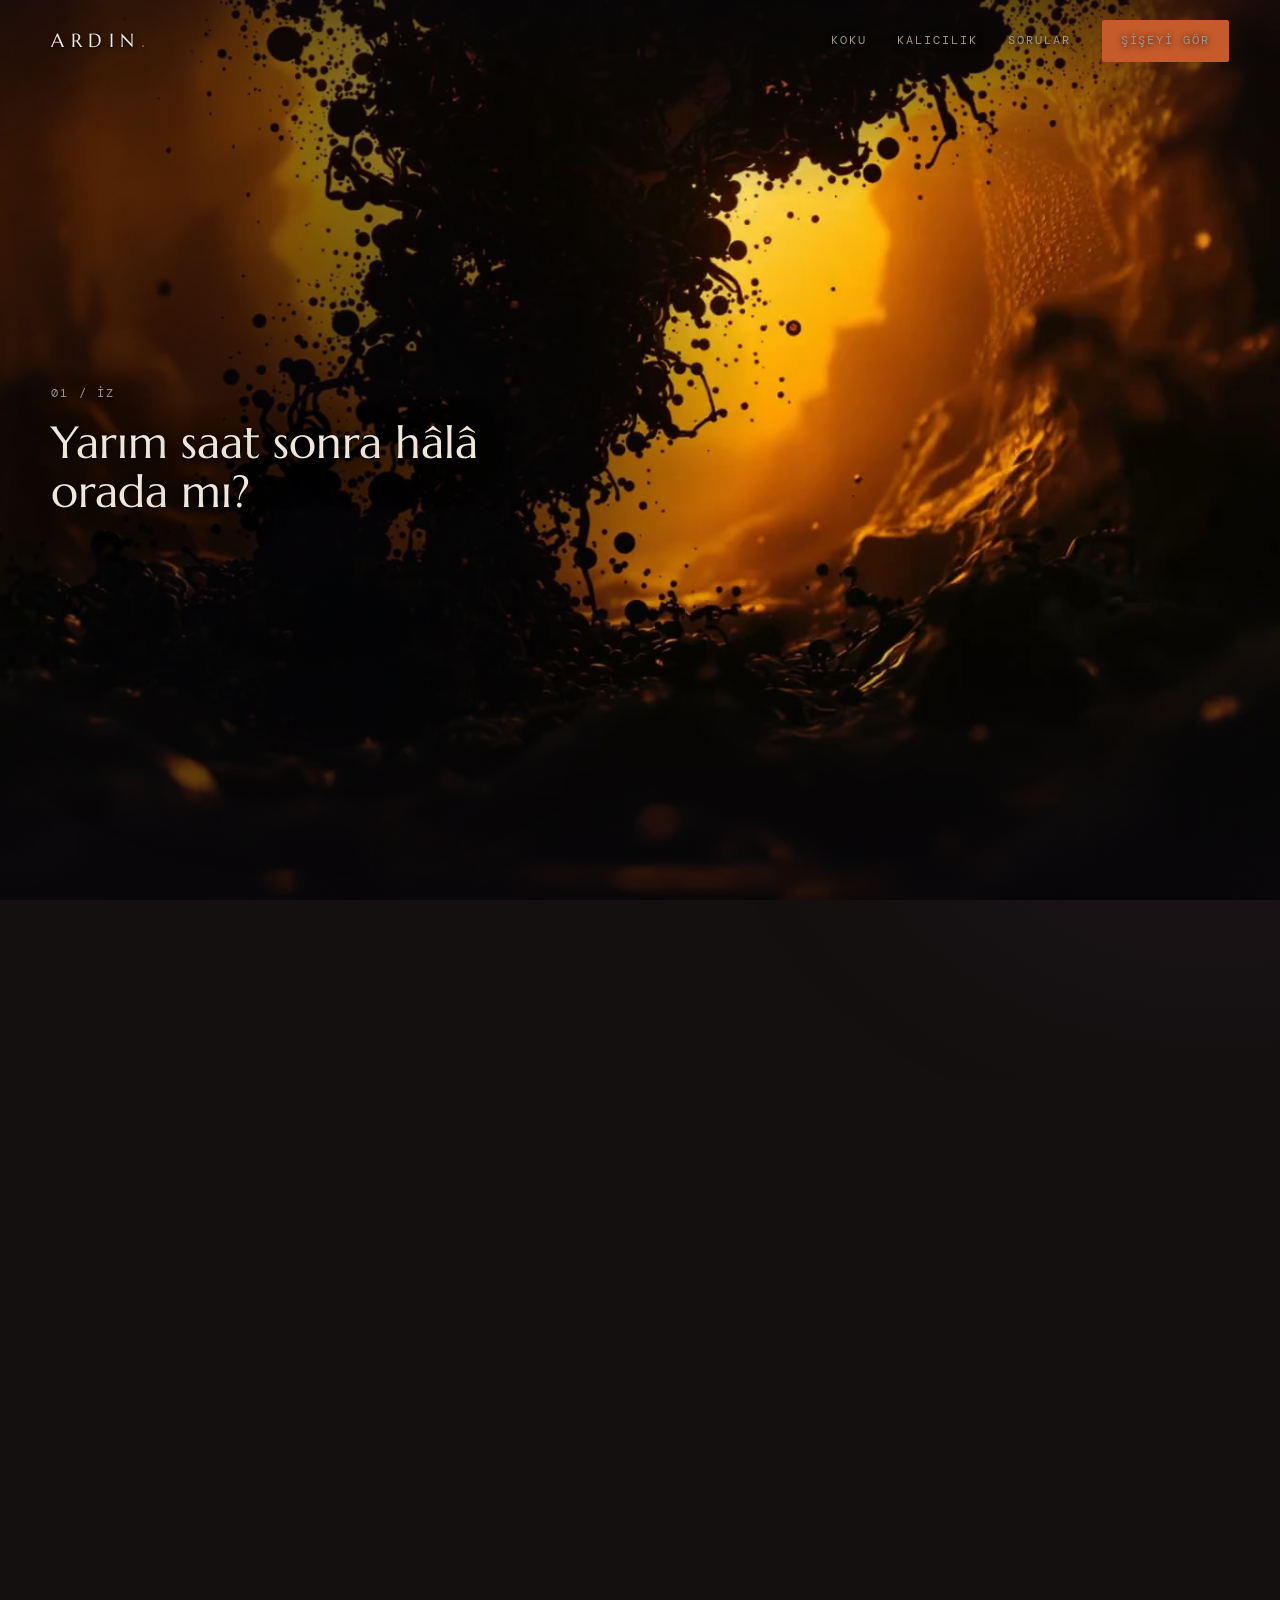
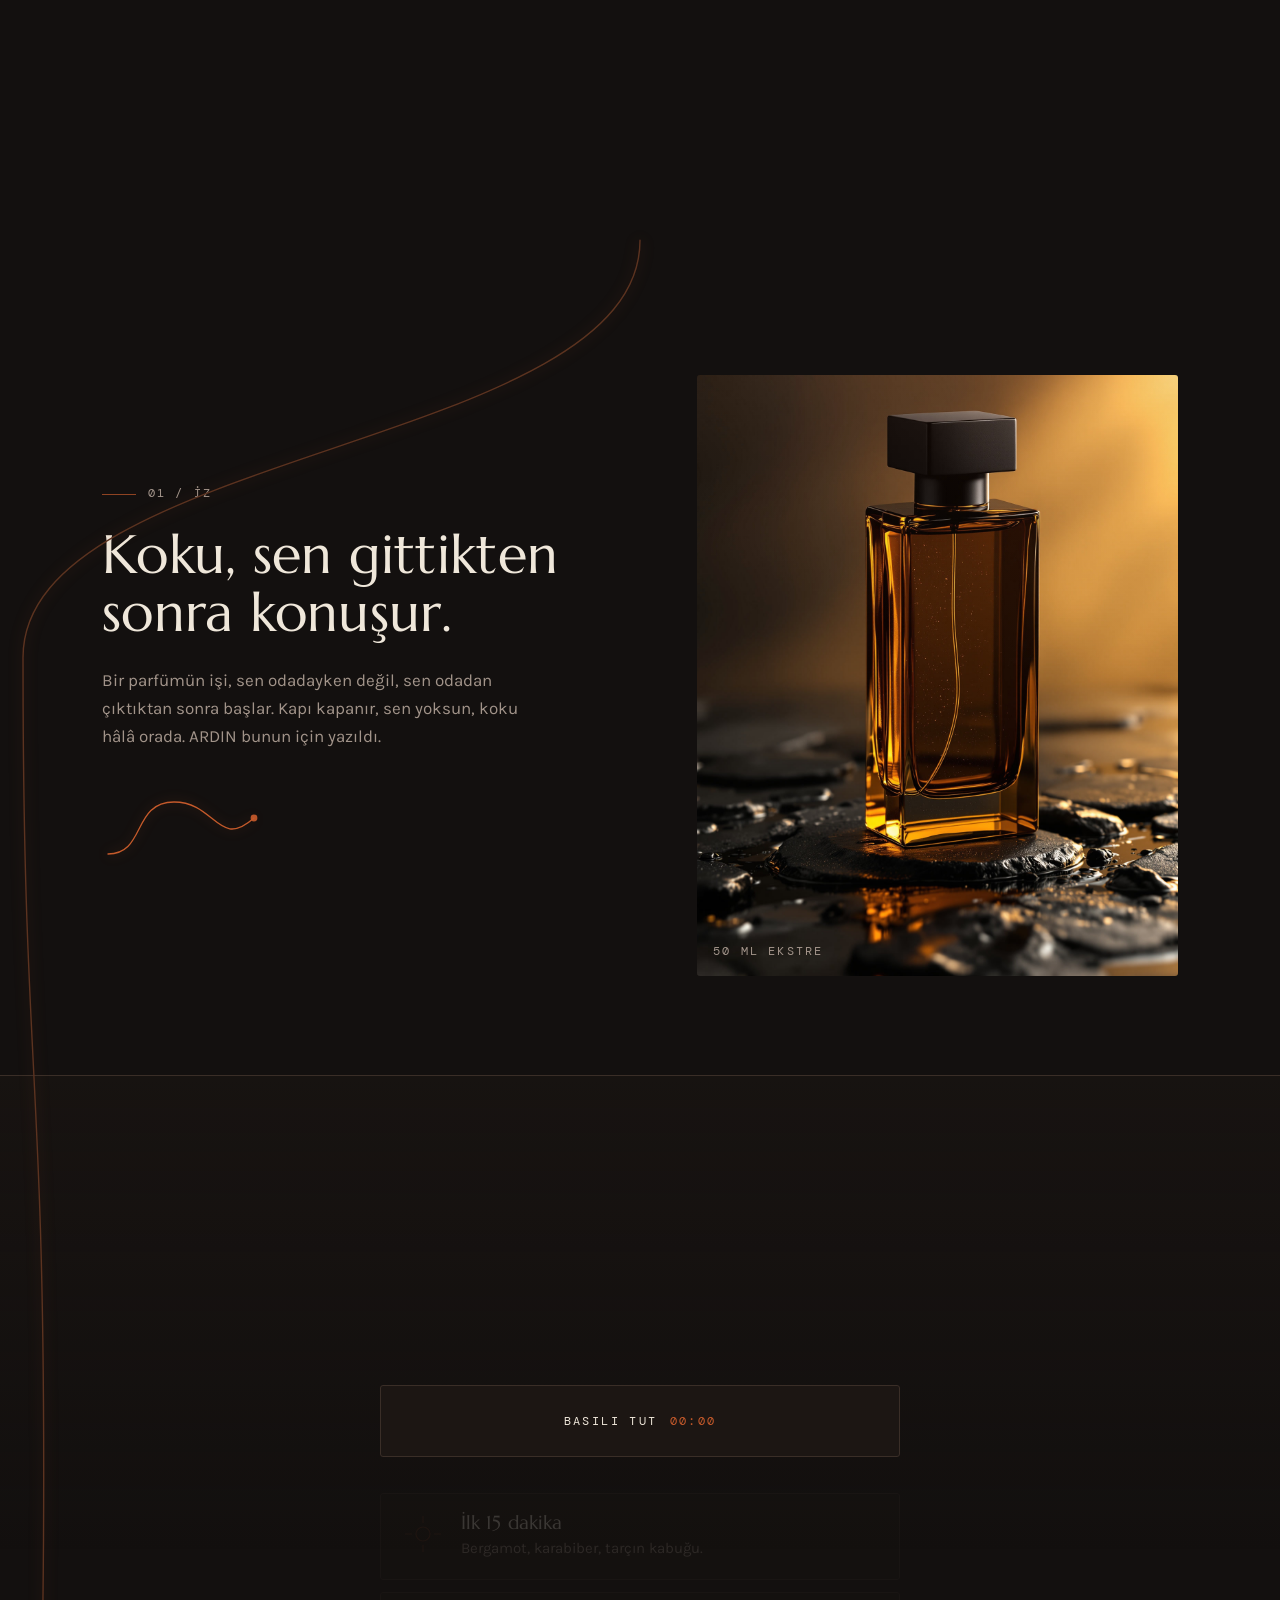
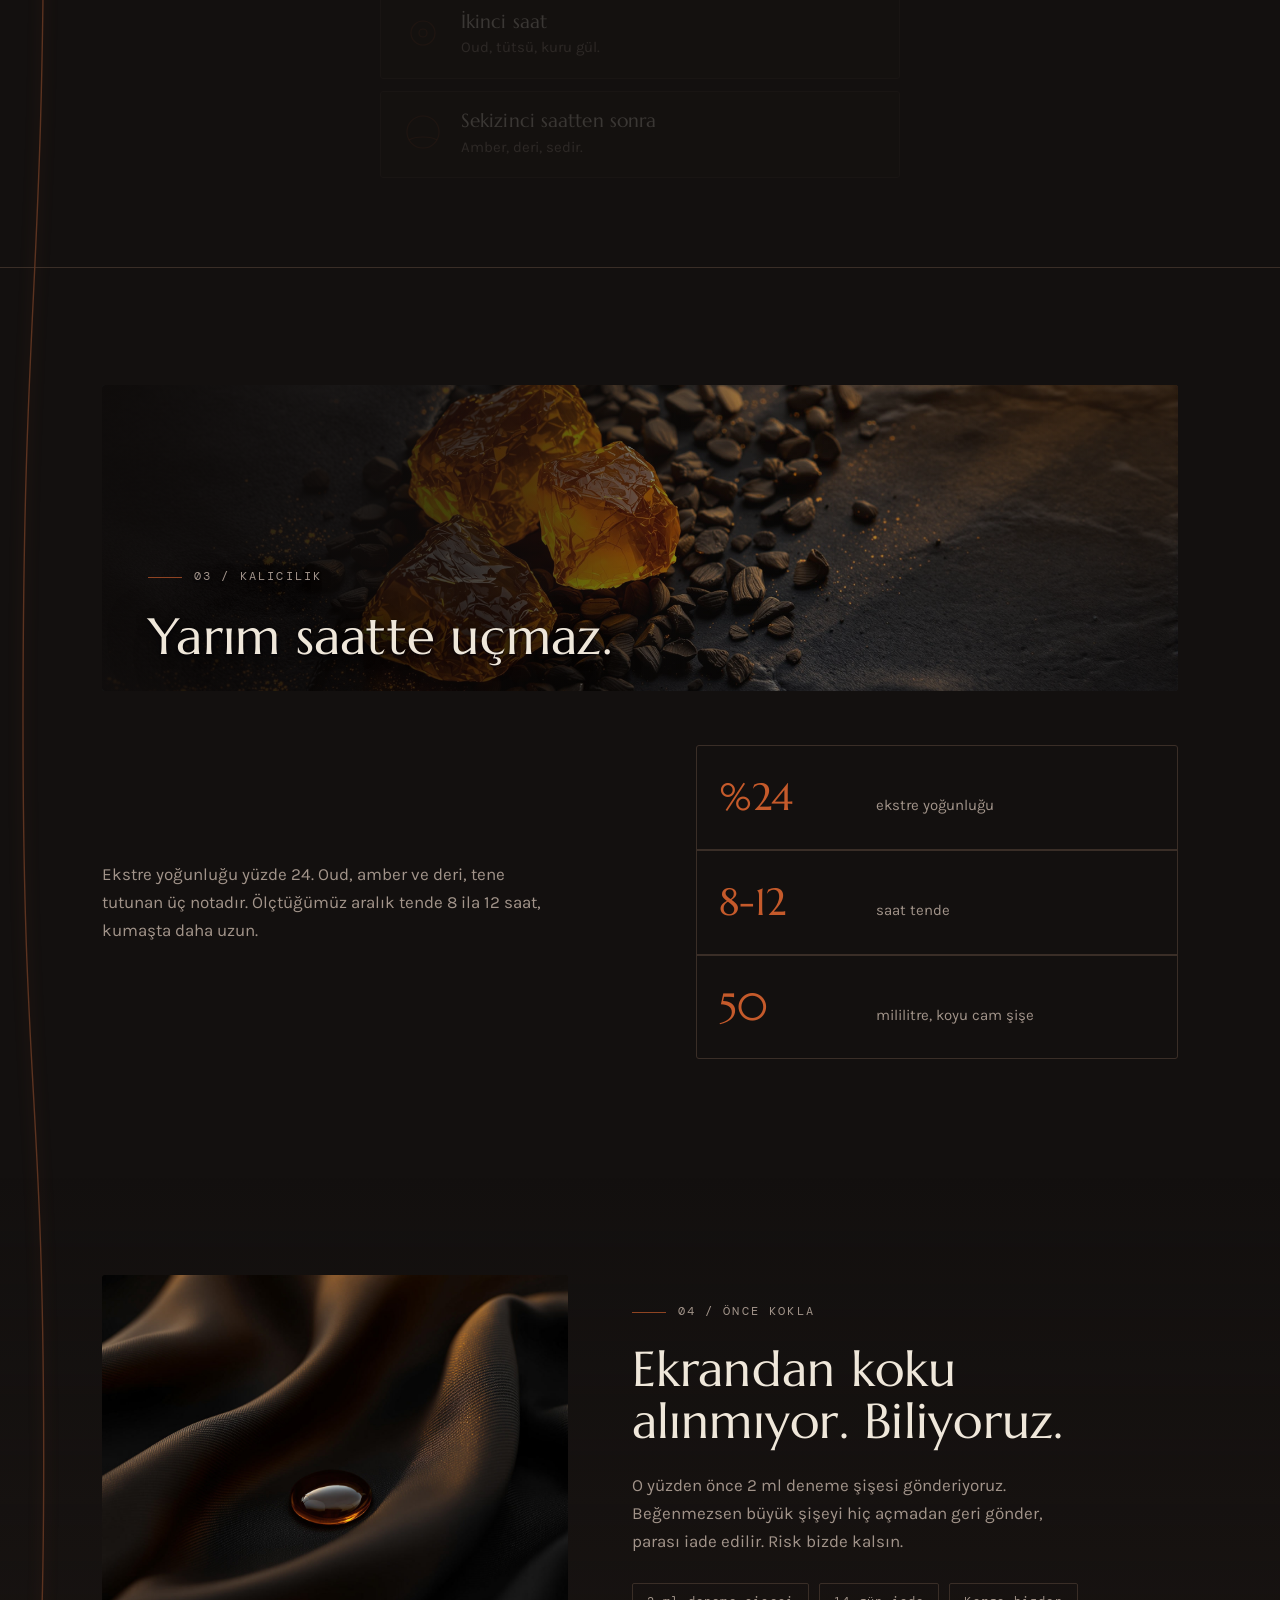
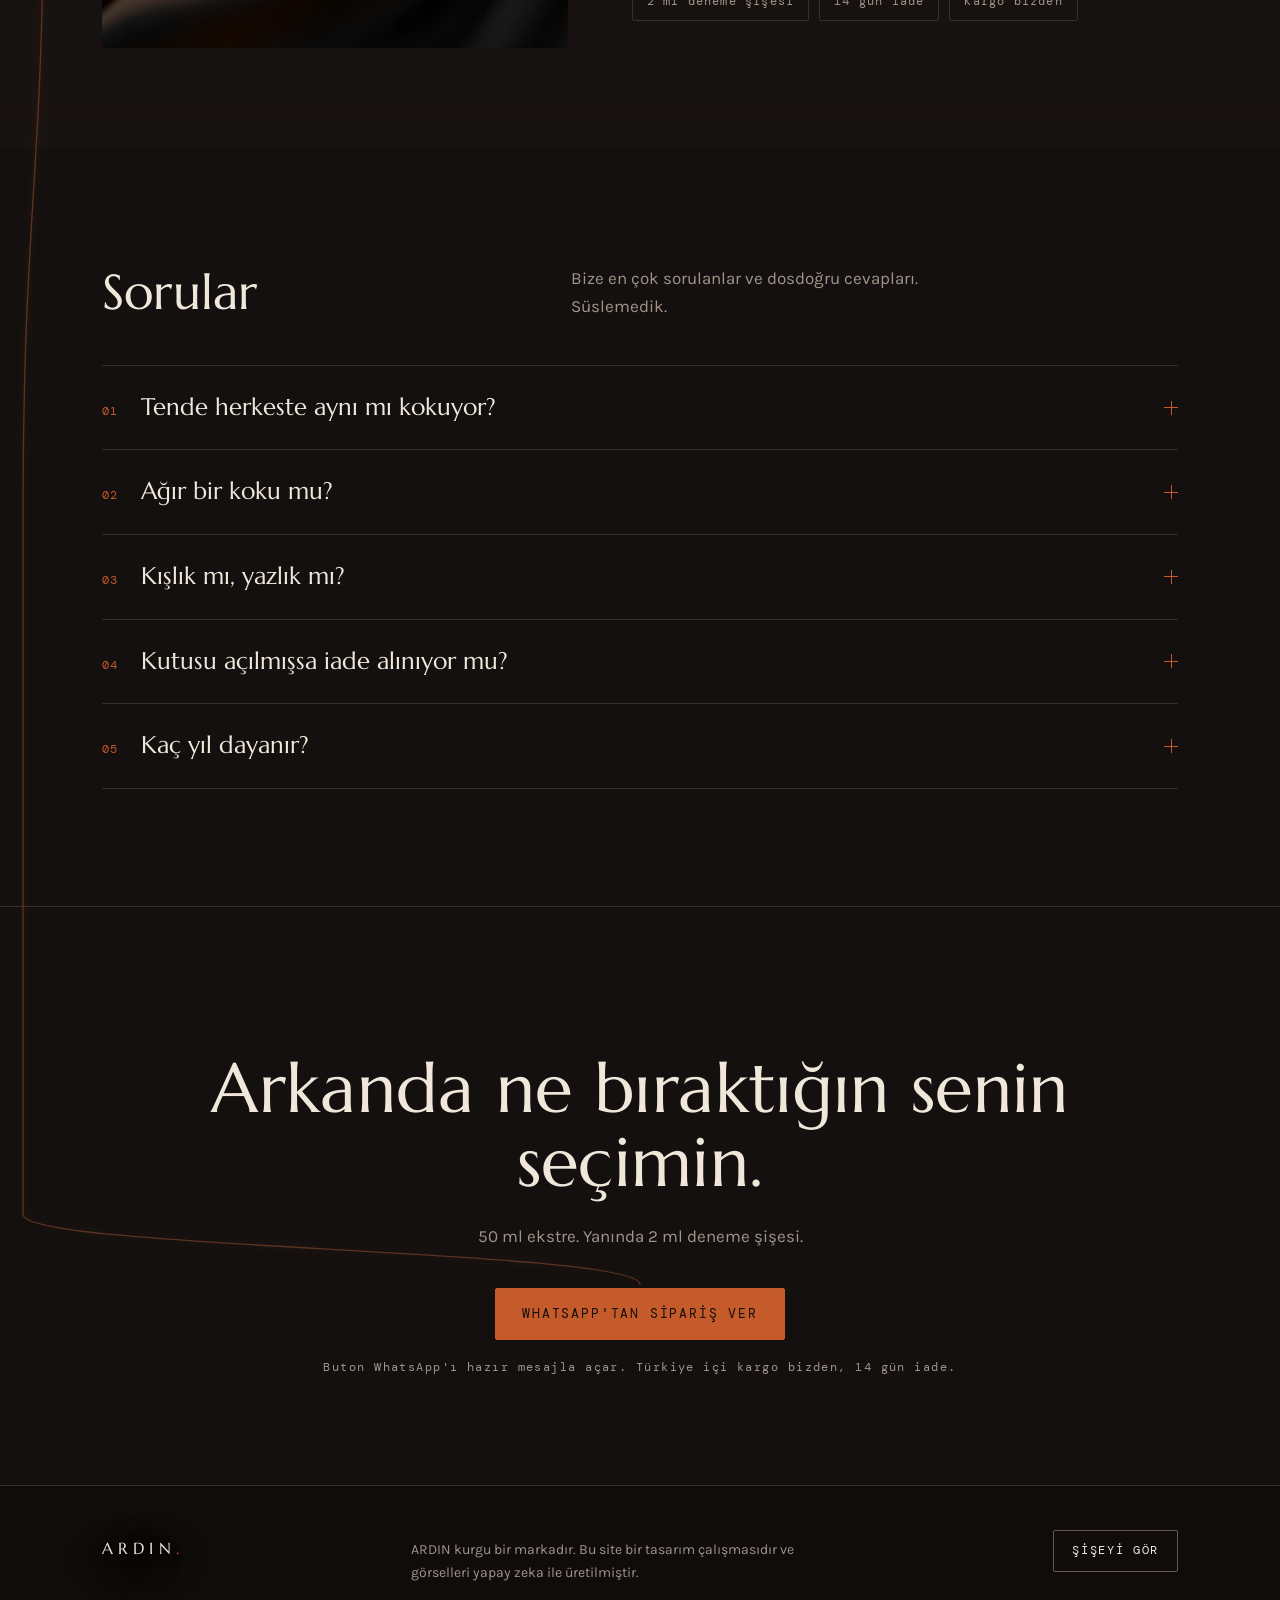
<file: demo/ardin/index.html>
<!DOCTYPE html>
<html lang="tr">
<head>
<meta charset="utf-8">
<meta name="viewport" content="width=device-width, initial-scale=1">
<title>ARDIN, sen çıktıktan sonra konuşan koku</title>
<meta name="description" content="ARDIN, oud, amber ve deri üzerine kurulu bir ekstre parfüm. Tende 8 ila 12 saat. Yanında 2 ml deneme şişesi.">
<meta name="theme-color" content="#13100F">
<!-- DEPLOY STEP: og:url ve og:image yayına alınırken canlı adresle değiştirilecek -->
<meta property="og:type" content="website">
<meta property="og:title" content="ARDIN, sen çıktıktan sonra konuşan koku">
<meta property="og:description" content="Oud, amber ve deri. Tende 8 ila 12 saat. Yanında 2 ml deneme şişesi.">
<meta property="og:url" content="https://ORNEK-ADRES/">
<meta property="og:image" content="https://ORNEK-ADRES/assets/hero-ending.jpg">
<link rel="icon" href="data:image/svg+xml,%3Csvg%20xmlns='http://www.w3.org/2000/svg'%20viewBox='0%200%2032%2032'%3E%3Crect%20width='32'%20height='32'%20fill='%2313100F'/%3E%3Cpath%20d='M16%205v13'%20stroke='%23C55A2B'%20stroke-width='2.4'%20stroke-linecap='round'/%3E%3Ccircle%20cx='16'%20cy='24.5'%20r='3'%20fill='%23C55A2B'/%3E%3C/svg%3E">
<link rel="preconnect" href="https://fonts.googleapis.com">
<link rel="preconnect" href="https://fonts.gstatic.com" crossorigin>
<link href="https://fonts.googleapis.com/css2?family=Marcellus&family=Karla:wght@400;500&family=DM+Mono:wght@400;500&display=swap" rel="stylesheet">
<style>
/* ============================================================
   ARDIN, tek dosya. Değişkenler, sonra düzen, sonra hareket.
   ============================================================ */
:root{
  --canvas:#13100F;
  --panel:#1C1613;
  --panel-2:#241C18;
  --accent:#C55A2B;
  --accent-hover:#DE6E3C;
  --accent-muted:#5C3320;
  --line:#3A2E27;
  --text-primary:#EFE7DA;
  --text-secondary:#A2948A;
  --tshadow:0 1px 2px rgba(5,4,8,.95),0 3px 12px rgba(5,4,8,.78),0 10px 44px rgba(5,4,8,.8);
  --ease:cubic-bezier(.22,.61,.36,1);
  --ease-soft:cubic-bezier(.4,.14,.3,1);
  --display:"Marcellus",Georgia,serif;
  --body:"Karla",system-ui,sans-serif;
  --mono:"DM Mono",ui-monospace,monospace;
}
*{box-sizing:border-box}
html,body{overflow-x:hidden;overflow-x:clip}
html{scroll-behavior:smooth}
body{
  margin:0;background:var(--canvas);color:var(--text-primary);
  font-family:var(--body);font-size:17px;line-height:1.65;
  -webkit-font-smoothing:antialiased;
}
img{max-width:100%;display:block}
a{color:inherit}
h1,h2,h3{font-family:var(--display);font-weight:400;line-height:1.08;margin:0;letter-spacing:.005em}
p{margin:0}
:focus-visible{outline:2px solid var(--accent);outline-offset:3px;border-radius:2px}
.sr-only{position:absolute;width:1px;height:1px;padding:0;margin:-1px;overflow:hidden;clip:rect(0 0 0 0);white-space:nowrap;border:0}
.skip{position:absolute;left:12px;top:-60px;z-index:200;background:var(--accent);color:#140F0C;
  padding:10px 16px;border-radius:6px;font-family:var(--mono);font-size:13px;transition:top .25s var(--ease)}
.skip:focus{top:12px}
.mono{font-family:var(--mono);font-size:12px;letter-spacing:.18em;text-transform:uppercase;color:var(--text-secondary)}

/* ---------- sabit ortam katmanı: sayfa tek bir mekân gibi okunsun ---------- */
.env{position:fixed;inset:0;z-index:0;pointer-events:none}
.env::before{content:"";position:absolute;inset:-20%;
  background:radial-gradient(ellipse 50% 40% at 22% 18%,rgba(197,90,43,.10),transparent 62%),
             radial-gradient(ellipse 44% 46% at 82% 76%,rgba(120,60,140,.07),transparent 64%);
  animation:envdrift 96s var(--ease-soft) -22s infinite alternate}
.env::after{content:"";position:absolute;inset:0;opacity:.30;mix-blend-mode:overlay;
  background-image:url("data:image/svg+xml,%3Csvg xmlns='http://www.w3.org/2000/svg' width='180' height='180'%3E%3Cfilter id='n'%3E%3CfeTurbulence type='fractalNoise' baseFrequency='.85' numOctaves='3'/%3E%3C/filter%3E%3Crect width='180' height='180' filter='url(%23n)' opacity='.42'/%3E%3C/svg%3E")}
@keyframes envdrift{
  0%{transform:translate3d(-2%,-1%,0) scale(1.02)}
  100%{transform:translate3d(2.5%,2%,0) scale(1.07)}
}

/* ---------- üst çubuk ---------- */
.nav{position:fixed;top:0;left:0;right:0;z-index:80;display:flex;align-items:center;gap:28px;
  padding:20px clamp(18px,4vw,52px);
  transition:background .5s var(--ease),backdrop-filter .5s var(--ease),padding .5s var(--ease),border-color .5s var(--ease);
  border-bottom:1px solid transparent}
.nav.stuck{background:rgba(19,16,15,.82);backdrop-filter:blur(14px);padding-top:13px;padding-bottom:13px;border-bottom-color:var(--line)}
.brand{font-family:var(--display);font-size:19px;letter-spacing:.34em;text-decoration:none;
  text-shadow:var(--tshadow);white-space:nowrap}
.brand .dot{color:var(--accent)}
.nav-links{margin-left:auto;display:flex;align-items:center;gap:clamp(14px,2.4vw,32px)}
.nav-links a{font-family:var(--mono);font-size:12px;letter-spacing:.16em;text-transform:uppercase;
  text-decoration:none;color:var(--text-secondary);transition:color .35s var(--ease);text-shadow:0 1px 6px rgba(5,4,8,.9)}
.nav-links a:hover{color:var(--text-primary)}
@media (max-width:640px){.nav-links .hide-s{display:none}}

/* ---------- butonlar ---------- */
.btn{display:inline-block;font-family:var(--mono);font-size:13px;letter-spacing:.14em;text-transform:uppercase;
  text-decoration:none;padding:14px 26px;border-radius:2px;text-shadow:none;
  background:var(--accent);color:#140F0C;border:1px solid var(--accent);
  transition:background .4s var(--ease),transform .4s var(--ease),box-shadow .4s var(--ease);
  box-shadow:0 0 0 rgba(197,90,43,0)}
.btn:hover{background:var(--accent-hover);border-color:var(--accent-hover);transform:translateY(-2px);
  box-shadow:0 10px 30px rgba(197,90,43,.26)}
.btn.ghost{background:transparent;color:var(--text-primary);border-color:#6B584D}
.btn.ghost:hover{border-color:var(--accent);color:var(--accent-hover);box-shadow:none}
/* görüntünün üstündeki hayalet buton kendi kenarlığını taşımalı, ince çizgi orada kaybolur */
.band .btn.ghost{border-color:rgba(239,231,218,.52);background:rgba(9,7,12,.34);backdrop-filter:blur(6px)}
.band .btn.ghost:hover{border-color:var(--accent-hover);background:rgba(9,7,12,.5)}
.btn.small{padding:10px 18px;font-size:12px}
@media (pointer:coarse){.btn{min-height:44px;display:inline-flex;align-items:center;justify-content:center}}

/* ============================================================
   HERO
   ============================================================ */
.hero{position:relative;height:560vh;z-index:1}
.stage{position:sticky;top:0;height:100vh;overflow:hidden;background:#0C0A09}
.poster{position:absolute;inset:0;background-size:cover;background-position:center;
  background-color:#0C0A09;transition:opacity 1.1s var(--ease)}
#hero-video{position:absolute;inset:0;width:100%;height:100%;object-fit:cover;
  opacity:0;transition:opacity .9s var(--ease);will-change:transform;transform:translateZ(0)}
.stage.video-ready #hero-video{opacity:1}
.stage.video-failed #hero-video{display:none}
.scrim{position:absolute;inset:0;pointer-events:none;
  background:radial-gradient(ellipse 120% 90% at 50% 45%,rgba(10,8,14,0) 35%,rgba(10,8,14,.62) 100%)}
.vignette{position:absolute;inset:0;pointer-events:none;
  background:linear-gradient(to bottom,rgba(8,6,10,.55),rgba(8,6,10,0) 22%,rgba(8,6,10,0) 68%,rgba(8,6,10,.72))}
/* final ışıklı geldi, o yüzden oturma anında sahne bütün olarak kararır:
   gece çöker, yazı rahatlar, alttaki karanlık sayfaya geçiş kesilmez */
.settle-dim{position:absolute;inset:0;pointer-events:none;background:#0B0908;opacity:0;z-index:4}

/* yükleme halkası */
.ring{position:absolute;right:clamp(18px,4vw,52px);bottom:clamp(18px,4vw,44px);width:46px;height:46px;
  color:var(--accent);opacity:.85;transform:rotate(-90deg);z-index:6}
.ring circle{transition:stroke-dashoffset .18s linear}
.cue{position:absolute;left:50%;bottom:clamp(18px,4vw,40px);transform:translateX(-50%);z-index:6;
  display:flex;flex-direction:column;align-items:center;gap:8px;pointer-events:none}
.cue span{font-family:var(--mono);font-size:11px;letter-spacing:.24em;text-transform:uppercase;color:var(--text-secondary)}
.cue i{display:block;width:1px;height:34px;background:linear-gradient(to bottom,var(--accent),transparent);
  animation:cuepulse 3.4s var(--ease-soft) -.8s infinite}
@keyframes cuepulse{0%,100%{opacity:.25;transform:scaleY(.6)}50%{opacity:.9;transform:scaleY(1)}}
.stage.past .cue{opacity:0;transition:opacity .5s var(--ease)}

/* ---------- bantlar ---------- */
.bands{position:absolute;inset:0;z-index:5}
.band{position:absolute;inset:0;display:flex;align-items:center;opacity:0;
  text-shadow:var(--tshadow);will-change:opacity}
.band::before{content:"";position:absolute;inset:-6%;pointer-events:none;
  opacity:calc(.25 + .75*var(--k,1));
  background:radial-gradient(ellipse var(--sw,44%) var(--sh,58%) at var(--sx,26%) var(--sy,50%),
    rgba(5,4,8,.70) 0%,rgba(5,4,8,.46) 46%,rgba(5,4,8,0) 76%)}
.band .inner{position:relative;z-index:2;padding:0 clamp(18px,4vw,52px);width:min(620px,44vw)}
.band[data-side="left"] .inner{margin-right:auto}
.band[data-side="right"] .inner{margin-left:auto}
/* ch ölçüsü metnin kendi elemanında durur, kapsayıcıda değil: kapsayıcıda gövde
   fontuna göre ölçülür ve başlık üç satıra kırılır */
.band .cap{font-family:var(--display);font-size:clamp(30px,3.5vw,54px);line-height:1.1;margin:0;max-width:15ch}
.band .sub{margin-top:16px;color:var(--text-primary);font-size:clamp(15px,1.25vw,19px);opacity:.86;max-width:26ch}
.band .tag{margin-bottom:14px}

/* dördüncü bant, oturma anı */
.band.settle{align-items:flex-start}
/* oturma bandı en parlak bölgenin üstünde durur, o yüzden perdesi daha derin */
.band.settle::before{background:radial-gradient(ellipse 72% 48% at 50% 27%,
  rgba(5,4,8,.84) 0%,rgba(5,4,8,.62) 44%,rgba(5,4,8,0) 78%)}
.band.settle .inner{width:min(760px,80vw);margin:0 auto;padding-top:15vh;text-align:center}
.band.settle .word-mark{font-family:var(--display);font-size:clamp(34px,6vw,84px);letter-spacing:.16em;
  margin:0 0 18px;padding-left:.16em;white-space:nowrap}
.band.settle .sub{font-size:clamp(16px,1.5vw,22px);opacity:.92;margin:0 auto;max-width:34ch}
.band.settle .cta-row{margin-top:30px;display:flex;gap:14px;justify-content:center;flex-wrap:wrap;
  opacity:var(--kb,1);transform:translateY(calc((1 - var(--kb,1))*14px))}

/* ---------- metin bölme ve girişler ---------- */
.w{display:inline-block;white-space:pre}
.c{display:inline-block;will-change:transform,opacity}
/* (a) dağılma: mürekkebin dağılmasını yankılar */
[data-entrance="scatter"] .c{
  --kc:clamp(0,(var(--k,0) - var(--th,0))*2.6,1);opacity:var(--kc);
  transform:translate(calc((1 - var(--kc))*var(--jx,0px)),calc((1 - var(--kc))*var(--jy,0px)))
            rotate(calc((1 - var(--kc))*var(--jr,0deg)))}
/* (f) aşağı sürüklenme: inişi yankılar */
[data-entrance="drift"] .w{
  --kc:clamp(0,(var(--k,0) - var(--th,0))*2.8,1);opacity:var(--kc);
  transform:translateY(calc((1 - var(--kc))*-26px))}
/* (c) bulanıktan keskine: merceğin netlenmesini yankılar */
[data-entrance="focus"] .fx{position:relative;display:block}
[data-entrance="focus"] .fx .soft{position:absolute;inset:0;filter:blur(11px);opacity:calc(1 - var(--k,0));
  pointer-events:none}
[data-entrance="focus"] .fx .sharp{opacity:var(--k,0)}
/* (e) kelime kelime yükselme: varışı yankılar */
[data-entrance="rise"] .w{
  --kc:clamp(0,(var(--k,0) - var(--th,0))*3,1);opacity:var(--kc);
  transform:translateY(calc((1 - var(--kc))*18px))}
.band .sub{opacity:calc(var(--ks,1)*.9);transform:translateY(calc((1 - var(--ks,1))*10px))}
.band.settle .sub{opacity:calc(var(--ks,1)*.92)}

/* ============================================================
   SABİT HERO (telefon, dikey tablet, azaltılmış hareket)
   ============================================================ */
.static-hero{display:none;position:relative;min-height:100svh;z-index:1;
  align-items:flex-end;padding:0 clamp(18px,6vw,52px) clamp(48px,10vh,90px)}
/* karartma düz gri perdeyle değil, parlaklık filtresiyle yapılır:
   sarıyı grinin altına koymak rengi zeytin yeşiline çeviriyor, filtre tonu koruyor */
.static-hero .bg{position:absolute;inset:0;background-size:cover;background-position:50% 30%;
  background-color:#0C0A09;filter:brightness(.88)}
/* sabit hero, masaüstündeki oturma anıyla aynı gece tonunda dursun:
   final karesi ışıklı geldiği için karartma buradan yapılır */
.static-hero .bg::after{content:"";position:absolute;inset:0;
  background:linear-gradient(to bottom,rgba(9,7,8,.62) 0%,rgba(9,7,8,.10) 26%,rgba(9,7,8,.58) 60%,rgba(9,7,8,.93) 88%)}
.static-hero .inner{position:relative;z-index:2;text-shadow:var(--tshadow);max-width:min(560px,88%)}
.static-hero .hero-title{font-family:var(--display);line-height:1.08;font-size:clamp(34px,9vw,52px);
  margin:0 0 16px;max-width:14ch}
.static-hero .sub{color:var(--text-primary);opacity:.88;margin-bottom:26px;max-width:30ch}
@media (max-width:720px),(orientation:portrait) and (max-width:1024px),
       (orientation:portrait) and (pointer:coarse),
       (orientation:landscape) and (pointer:coarse) and (max-height:560px),
       (prefers-reduced-motion:reduce){
  .hero{display:none}
  .static-hero{display:flex}
}
@media (max-height:560px){.cue{display:none}}

/* ============================================================
   İMZA ÖĞESİ: iz çizgisi
   ============================================================ */
.flow{position:relative;z-index:2}
.trace{position:absolute;inset:0;width:100%;height:100%;pointer-events:none;z-index:3;overflow:visible}
.trace path{fill:none;stroke:var(--accent-muted);stroke-width:1.4;stroke-linecap:round;
  filter:drop-shadow(0 0 7px rgba(197,90,43,.32))}
.trace .head{fill:var(--accent);opacity:.9;filter:drop-shadow(0 0 9px rgba(197,90,43,.7))}
@media (max-width:900px){.trace{display:none}}

/* ============================================================
   BÖLÜMLER
   ============================================================ */
section{position:relative;z-index:2}
.wrap{max-width:1180px;margin:0 auto;padding:0 clamp(18px,5vw,52px)}
.eyebrow{display:flex;align-items:center;gap:12px;margin-bottom:22px}
.eyebrow i{display:block;width:34px;height:1px;background:var(--accent);opacity:.7}

/* --- 01 manifesto: iki sütun, görsel sağda --- */
.manifesto{padding:clamp(90px,15vh,170px) 0 clamp(70px,11vh,130px)}
.manifesto .grid{display:grid;grid-template-columns:1.05fr .95fr;gap:clamp(28px,5vw,72px);align-items:center}
.manifesto h2{font-size:clamp(30px,4.2vw,58px);max-width:15ch}
.manifesto p{margin-top:24px;color:var(--text-secondary);max-width:44ch}
.manifesto .shot{position:relative;border-radius:3px;overflow:hidden;background:var(--panel)}
.manifesto .shot img{width:100%;height:100%;object-fit:cover;aspect-ratio:4/5}
.manifesto .shot::after{content:"";position:absolute;inset:0;
  background:linear-gradient(200deg,rgba(197,90,43,.12),transparent 46%)}
.manifesto .shot figcaption{position:absolute;left:16px;bottom:14px;z-index:2}
/* iz motifi: sayfanın imza çizgisinin küçük yankısı, göze girince kendini çizer */
.iz-mark{display:block;margin-top:38px;width:170px;height:78px;overflow:visible}
.iz-mark path{fill:none;stroke:var(--accent);stroke-width:1.3;stroke-linecap:round;
  stroke-dasharray:var(--l,300);stroke-dashoffset:var(--l,300);
  filter:drop-shadow(0 0 6px rgba(197,90,43,.35));
  transition:stroke-dashoffset 2.6s var(--ease) .35s}
.rev.in .iz-mark path{stroke-dashoffset:0}
.iz-mark circle{fill:var(--accent);opacity:0;transition:opacity .7s var(--ease) 2.4s}
.rev.in .iz-mark circle{opacity:.92}
@media (max-width:900px){.manifesto .grid{grid-template-columns:1fr;gap:34px}
  .manifesto .shot img{aspect-ratio:16/11}}

/* --- 02 bilek testi: tek sütun, ortalanmış, etkileşimli --- */
.wrist{padding:clamp(70px,11vh,130px) 0;text-align:center;
  border-top:1px solid var(--line);border-bottom:1px solid var(--line);
  background:linear-gradient(180deg,rgba(28,22,19,.5),transparent 60%)}
.wrist .eyebrow{justify-content:center}
.wrist h2{font-size:clamp(28px,3.6vw,48px)}
.wrist .lede{margin:18px auto 0;color:var(--text-secondary);max-width:38ch}
.holder{margin:44px auto 0;width:min(520px,86vw)}
.hold-btn{position:relative;width:100%;height:72px;border-radius:3px;cursor:pointer;
  background:var(--panel);border:1px solid var(--line);color:var(--text-primary);
  font-family:var(--mono);font-size:12px;letter-spacing:.2em;text-transform:uppercase;
  overflow:hidden;transition:border-color .4s var(--ease)}
.hold-btn:hover{border-color:var(--accent-muted)}
.hold-btn .fill{position:absolute;left:0;top:0;bottom:0;width:100%;transform-origin:left center;
  transform:scaleX(var(--p,0));background:linear-gradient(90deg,rgba(197,90,43,.30),rgba(197,90,43,.14))}
.hold-btn .lbl{position:relative;z-index:2;display:flex;align-items:center;justify-content:center;gap:12px;height:100%}
.hold-btn .clock{color:var(--accent);font-variant-numeric:tabular-nums}
.layers{margin-top:26px;display:grid;gap:12px;text-align:left}
.layer{display:grid;grid-template-columns:44px 1fr;gap:16px;align-items:start;
  padding:18px 20px;border-radius:3px;background:var(--panel);border:1px solid var(--line);
  opacity:calc(.18 + .82*var(--lk,0));
  transform:translateY(calc((1 - var(--lk,0))*10px));
  transition:opacity .5s var(--ease),transform .5s var(--ease),border-color .5s var(--ease)}
.layer.lit{border-color:var(--accent-muted)}
.layer .glyph{width:44px;height:44px}
.layer .glyph circle,.layer .glyph path{stroke:var(--accent);fill:none;stroke-width:1.2;
  opacity:calc(.35 + .65*var(--lk,0))}
.layer h3{font-size:19px;margin-bottom:4px}
.layer p{color:var(--text-secondary);font-size:15px}
@media (max-width:560px){.layer{grid-template-columns:32px 1fr;gap:12px;padding:15px 15px}
  .layer .glyph{width:32px;height:32px}}

/* --- 03 kalıcılık: geniş görsel bandı + üç sayı --- */
.stay{padding:clamp(80px,13vh,150px) 0}
.stay .band-img{position:relative;height:clamp(220px,34vh,380px);border-radius:3px;overflow:hidden;margin-bottom:clamp(34px,6vh,64px)}
.stay .band-img img{width:100%;height:100%;object-fit:cover}
/* başlığın oturduğu sol yarı, reçinenin parlak kenarına denk geldiği için daha derin kararır */
.stay .band-img::after{content:"";position:absolute;inset:0;
  background:linear-gradient(90deg,rgba(14,11,10,.94) 2%,rgba(14,11,10,.74) 38%,rgba(14,11,10,.26) 66%,rgba(14,11,10,.62) 100%)}
.stay .band-img .over{position:absolute;left:clamp(18px,4vw,46px);bottom:clamp(16px,3vh,34px);z-index:2;
  text-shadow:var(--tshadow)}
.stay .band-img h2{font-size:clamp(28px,4vw,52px)}
.stay .cols{display:grid;grid-template-columns:1.1fr 1fr;gap:clamp(28px,5vw,68px);align-items:center}
.stay p.lede{color:var(--text-secondary);max-width:46ch}
.stats{display:grid;gap:2px;background:var(--line);border:1px solid var(--line);border-radius:3px;overflow:hidden}
.stat{background:var(--canvas);padding:20px 22px;display:flex;align-items:baseline;gap:14px}
.stat b{font-family:var(--display);font-size:clamp(26px,3vw,38px);font-weight:400;color:var(--accent);
  min-width:4.6ch}
.stat span{color:var(--text-secondary);font-size:15px}
@media (max-width:900px){.stay .cols{grid-template-columns:1fr;gap:30px}}

/* --- 04 önce kokla: görsel solda, metin sağda --- */
.sample{padding:clamp(70px,11vh,130px) 0;background:linear-gradient(180deg,transparent,rgba(28,22,19,.55))}
.sample .grid{display:grid;grid-template-columns:.92fr 1.08fr;gap:clamp(28px,5vw,72px);align-items:center}
.sample .shot{border-radius:3px;overflow:hidden;background:var(--panel)}
/* height:auto olmadan HTML'deki height niteliği aspect-ratio'yu ezer ve görsel devleşir */
.sample .shot img{width:100%;height:auto;aspect-ratio:5/4;object-fit:cover}
.sample h2{font-size:clamp(28px,3.8vw,50px);max-width:16ch}
.sample p{margin-top:22px;color:var(--text-secondary);max-width:44ch}
.sample .marks{margin-top:28px;display:flex;flex-wrap:wrap;gap:10px}
.sample .marks span{font-family:var(--mono);font-size:12px;letter-spacing:.1em;
  padding:8px 14px;border:1px solid var(--line);border-radius:2px;color:var(--text-secondary)}
@media (max-width:900px){.sample .grid{grid-template-columns:1fr;gap:30px}
  .sample .shot{order:2}}

/* --- 05 sorular --- */
.faq{padding:clamp(80px,13vh,150px) 0}
.faq .head{display:grid;grid-template-columns:.8fr 1.2fr;gap:clamp(24px,5vw,64px);align-items:end;margin-bottom:clamp(30px,5vh,54px)}
.faq h2{font-size:clamp(28px,3.8vw,50px)}
.faq .head p{color:var(--text-secondary);max-width:40ch}
.qa{border-top:1px solid var(--line)}
.qa details{border-bottom:1px solid var(--line)}
.qa summary{list-style:none;cursor:pointer;padding:22px 0;display:flex;align-items:baseline;gap:18px;
  font-family:var(--display);font-size:clamp(18px,2vw,24px);transition:color .35s var(--ease)}
.qa summary::-webkit-details-marker{display:none}
.qa summary:hover{color:var(--accent-hover)}
.qa summary .n{font-family:var(--mono);font-size:12px;color:var(--accent);letter-spacing:.1em;min-width:3ch}
.qa summary .mk{margin-left:auto;width:14px;height:14px;position:relative;flex:none;align-self:center}
.qa summary .mk::before,.qa summary .mk::after{content:"";position:absolute;background:var(--accent);
  transition:transform .45s var(--ease),opacity .45s var(--ease)}
.qa summary .mk::before{left:0;top:6.5px;width:14px;height:1px}
.qa summary .mk::after{left:6.5px;top:0;width:1px;height:14px}
.qa details[open] summary .mk::after{transform:rotate(90deg);opacity:0}
.qa .ans{display:grid;grid-template-rows:0fr;transition:grid-template-rows .5s var(--ease)}
.qa details[open] .ans{grid-template-rows:1fr}
.qa .ans>div{overflow:hidden}
.qa .ans p{color:var(--text-secondary);padding:0 0 24px 0;max-width:58ch;margin-left:calc(3ch + 18px)}
@media (max-width:900px){.faq .head{grid-template-columns:1fr;gap:18px}
  .qa .ans p{margin-left:0}}

/* --- 06 son çağrı --- */
.close{padding:clamp(90px,16vh,180px) 0 clamp(70px,12vh,140px);text-align:center;
  border-top:1px solid var(--line)}
.close h2{font-size:clamp(32px,5.4vw,72px);max-width:18ch;margin:0 auto}
.close .sub{margin:22px auto 0;color:var(--text-secondary);max-width:34ch}
.close .btn{margin-top:38px}
.close .fine{margin-top:18px;font-family:var(--mono);font-size:12px;letter-spacing:.12em;color:var(--text-secondary)}

/* --- alt bilgi --- */
footer{border-top:1px solid var(--line);padding:44px 0 56px;background:rgba(12,10,9,.6)}
footer .row{display:flex;flex-wrap:wrap;gap:20px 40px;align-items:baseline;justify-content:space-between}
footer .disclose{color:var(--text-secondary);font-size:14px;max-width:52ch}
footer .brand{font-size:16px}

/* ---------- giriş koreografisi ---------- */
.rev .part{opacity:0;transform:translateY(22px);
  transition:opacity .9s var(--ease),transform .9s var(--ease)}
.rev.in .part{opacity:1;transform:none}
.rev.in .part:nth-child(1){transition-delay:0s}
.rev.in .part:nth-child(2){transition-delay:.09s}
.rev.in .part:nth-child(3){transition-delay:.18s}
.rev.in .part:nth-child(4){transition-delay:.27s}
.rev.in .part:nth-child(5){transition-delay:.36s}
.rev.done .part,.rev.done .part:nth-child(1),.rev.done .part:nth-child(2),
.rev.done .part:nth-child(3),.rev.done .part:nth-child(4),.rev.done .part:nth-child(5){transition-delay:0s!important}
.fade{opacity:0;transform:translateY(18px);transition:opacity 1s var(--ease),transform 1s var(--ease)}
.fade.in{opacity:1;transform:none}

/* her bölümde bir canlı öğe, fısıltı seviyesinde */
.spark{position:absolute;width:3px;height:3px;border-radius:50%;background:var(--accent);
  opacity:.0;pointer-events:none}
.live .spark{animation:float 13s var(--ease-soft) infinite}
.live .spark:nth-of-type(2){animation-duration:17s;animation-delay:-6s}
.live .spark:nth-of-type(3){animation-duration:21s;animation-delay:-11s}
@keyframes float{
  0%{opacity:0;transform:translateY(14px) scale(.7)}
  22%{opacity:.5}
  70%{opacity:.34}
  100%{opacity:0;transform:translateY(-56px) scale(1.15)}
}
body.paused *,body.paused *::before,body.paused *::after{animation-play-state:paused!important}

/* ---------- azaltılmış hareket ---------- */
@media (prefers-reduced-motion:reduce){
  html{scroll-behavior:auto}
  *,*::before,*::after{animation:none!important;transition:none!important;transition-delay:0s!important}
  .rev .part,.fade{opacity:1!important;transform:none!important}
  .iz-mark path{stroke-dashoffset:0!important}
  .iz-mark circle{opacity:.92!important}
  .layer{opacity:1!important;transform:none!important}
  .env::before{transform:none}
  .cue{display:none}
}
</style>
</head>
<body>
<a class="skip" href="#main">İçeriğe geç</a>
<div class="env" aria-hidden="true"></div>

<nav class="nav" id="nav">
  <a class="brand" href="#top">ARDIN<span class="dot">.</span></a>
  <div class="nav-links">
    <a class="hide-s" href="#koku">Koku</a>
    <a class="hide-s" href="#kalicilik">Kalıcılık</a>
    <a class="hide-s" href="#sorular">Sorular</a>
    <a class="btn small" href="#satin-al">Şişeyi gör</a>
  </div>
</nav>

<main id="main" tabindex="-1">
<span id="top"></span>
<!-- tek h1, her ekranda erişilebilirlik ağacında: hero başlıkları ekrana göre gizlenip
     açıldığı için başlık hiyerarşisi onlara emanet edilmez -->
<h1 class="sr-only">ARDIN, sen çıktıktan sonra konuşan koku</h1>

<!-- ============ KAYDIRMALI HERO ============ -->
<section class="hero" id="hero" aria-label="ARDIN tanıtımı">
  <div class="stage" id="stage">
    <div class="poster" id="poster" aria-hidden="true"></div>
    <video id="hero-video" preload="none" muted playsinline aria-hidden="true" tabindex="-1"></video>
    <div class="scrim" aria-hidden="true"></div>
    <div class="vignette" aria-hidden="true"></div>
    <div class="settle-dim" id="settle-dim" aria-hidden="true"></div>

    <div class="bands" id="bands">
      <div class="band" data-a="0" data-b="0.23" data-side="left" data-entrance="drift"
           style="--sx:27%;--sy:50%;--sw:42%;--sh:56%">
        <div class="inner">
          <p class="mono tag">01 / İZ</p>
          <p class="cap" data-split="word" data-text="Yarım saat sonra hâlâ orada mı?"></p>
        </div>
      </div>

      <div class="band" data-a="0.26" data-b="0.49" data-side="right" data-entrance="scatter" data-spread="0.42"
           style="--sx:74%;--sy:50%;--sw:42%;--sh:56%">
        <div class="inner">
          <p class="cap" data-split="char" data-text="Çoğu koku uçar."></p>
          <p class="sub">Bu, tene iner.</p>
        </div>
      </div>

      <div class="band" data-a="0.52" data-b="0.75" data-side="left" data-entrance="focus"
           style="--sx:27%;--sy:50%;--sw:42%;--sh:56%">
        <div class="inner">
          <p class="cap fx" data-focus="Değdiği yerde açılır."></p>
          <p class="sub">Oud, amber, deri.</p>
        </div>
      </div>

      <div class="band settle" data-a="0.78" data-b="1" data-entrance="rise">
        <div class="inner">
          <p class="word-mark">ARDIN</p>
          <p class="sub">Sen çıktıktan sonra konuşan koku.</p>
          <div class="cta-row">
            <a class="btn" href="#satin-al">Şişeyi gör</a>
            <a class="btn ghost" href="#koku">Kokuyu oku</a>
          </div>
        </div>
      </div>
    </div>

    <svg class="ring" id="ring" viewBox="0 0 48 48" aria-hidden="true">
      <circle cx="24" cy="24" r="20" fill="none" stroke="currentColor" stroke-width="3"
              stroke-dasharray="126" style="stroke-dashoffset:var(--ld,126)"/>
    </svg>
    <div class="cue" id="cue" aria-hidden="true"><span>Aşağı</span><i></i></div>
  </div>
</section>

<!-- ============ SABİT HERO (telefon, azaltılmış hareket) ============ -->
<section class="static-hero" id="static-hero" aria-label="ARDIN">
  <div class="bg" id="static-bg" aria-hidden="true"></div>
  <div class="inner">
    <p class="mono" style="margin-bottom:14px">Ekstre parfüm / 50 ml</p>
    <p class="hero-title">Sen çıktıktan sonra konuşan koku.</p>
    <p class="sub">ARDIN. Oud, amber ve deri. Gece için yazılmış bir parça.</p>
    <a class="btn" href="#satin-al">Şişeyi gör</a>
  </div>
</section>

<div class="flow" id="flow">
<svg class="trace" id="trace" aria-hidden="true"><path id="trace-path"/><circle class="head" id="trace-head" r="3" cx="-99" cy="-99"/></svg>

<!-- ============ 01 MANİFESTO ============ -->
<section class="manifesto live" id="iz">
  <span class="spark" style="left:8%;top:30%"></span>
  <span class="spark" style="left:41%;top:64%"></span>
  <div class="wrap grid">
    <div class="rev">
      <div class="part eyebrow"><i></i><span class="mono">01 / İZ</span></div>
      <h2 class="part">Koku, sen gittikten sonra konuşur.</h2>
      <p class="part">Bir parfümün işi, sen odadayken değil, sen odadan çıktıktan sonra başlar. Kapı kapanır, sen yoksun, koku hâlâ orada. ARDIN bunun için yazıldı.</p>
      <svg class="iz-mark part" viewBox="0 0 170 78" aria-hidden="true">
        <path d="M6 66 C 44 66, 30 14, 72 14 S 116 62, 152 30"/>
        <circle cx="152" cy="30" r="3.4"/>
      </svg>
    </div>
    <figure class="shot fade" style="margin:0">
      <img src="assets/sise.jpg" alt="ARDIN şişesi, karanlık taşın üzerinde amber ışıkta" width="1200" height="1600" loading="lazy">
      <figcaption class="mono">50 ml ekstre</figcaption>
    </figure>
  </div>
</section>

<!-- ============ 02 BİLEK TESTİ ============ -->
<section class="wrist live" id="koku">
  <span class="spark" style="left:18%;top:24%"></span>
  <span class="spark" style="left:78%;top:58%"></span>
  <div class="wrap">
    <div class="rev">
      <div class="part eyebrow"><i></i><span class="mono">02 / TENDE</span><i></i></div>
      <h2 class="part">Bilek testi</h2>
      <p class="part lede">Parmağını basılı tut. Koku tende nasıl açılıyorsa öyle açılır.</p>
    </div>
    <div class="holder">
      <button class="hold-btn" id="hold" aria-describedby="hold-help">
        <span class="fill" aria-hidden="true"></span>
        <span class="lbl"><span id="hold-label">Basılı tut</span><span class="clock" id="hold-clock">00:00</span></span>
      </button>
      <p id="hold-help" class="sr-only">Düğmeyi basılı tutunca kokunun üç aşaması sırayla açılır. Bırakınca geri kapanır.</p>
      <div class="layers" id="layers">
        <div class="layer" data-th="0.06">
          <svg class="glyph" viewBox="0 0 44 44" aria-hidden="true"><circle cx="22" cy="22" r="7"/><path d="M22 4v7M22 33v7M4 22h7M33 22h7"/></svg>
          <div><h3>İlk 15 dakika</h3><p>Bergamot, karabiber, tarçın kabuğu.</p></div>
        </div>
        <div class="layer" data-th="0.42">
          <svg class="glyph" viewBox="0 0 44 44" aria-hidden="true"><circle cx="22" cy="22" r="12"/><circle cx="22" cy="22" r="4"/></svg>
          <div><h3>İkinci saat</h3><p>Oud, tütsü, kuru gül.</p></div>
        </div>
        <div class="layer" data-th="0.78">
          <svg class="glyph" viewBox="0 0 44 44" aria-hidden="true"><circle cx="22" cy="22" r="16"/><path d="M8 30c6-4 22-4 28 0"/></svg>
          <div><h3>Sekizinci saatten sonra</h3><p>Amber, deri, sedir.</p></div>
        </div>
      </div>
    </div>
  </div>
</section>

<!-- ============ 03 KALICILIK ============ -->
<section class="stay live" id="kalicilik">
  <span class="spark" style="left:66%;top:18%"></span>
  <div class="wrap">
    <div class="band-img fade">
      <img src="assets/malzeme.jpg" alt="Oud talaşı, amber reçine ve deri, karanlık taş üzerinde" width="1920" height="1080" loading="lazy">
      <div class="over">
        <div class="eyebrow"><i></i><span class="mono">03 / KALICILIK</span></div>
        <h2>Yarım saatte uçmaz.</h2>
      </div>
    </div>
    <div class="cols">
      <p class="lede fade">Ekstre yoğunluğu yüzde 24. Oud, amber ve deri, tene tutunan üç notadır. Ölçtüğümüz aralık tende 8 ila 12 saat, kumaşta daha uzun.</p>
      <div class="stats rev">
        <div class="stat part"><b>%24</b><span>ekstre yoğunluğu</span></div>
        <div class="stat part"><b>8-12</b><span>saat tende</span></div>
        <div class="stat part"><b>50</b><span>mililitre, koyu cam şişe</span></div>
      </div>
    </div>
  </div>
</section>

<!-- ============ 04 ÖNCE KOKLA ============ -->
<section class="sample live" id="numune">
  <span class="spark" style="left:12%;top:70%"></span>
  <div class="wrap grid">
    <figure class="shot fade" style="margin:0">
      <img src="assets/ipek.jpg" alt="Koyu ipek kumaş üzerinde amber ışık izi" width="1600" height="1280" loading="lazy">
    </figure>
    <div class="rev">
      <div class="part eyebrow"><i></i><span class="mono">04 / ÖNCE KOKLA</span></div>
      <h2 class="part">Ekrandan koku alınmıyor. Biliyoruz.</h2>
      <p class="part">O yüzden önce 2 ml deneme şişesi gönderiyoruz. Beğenmezsen büyük şişeyi hiç açmadan geri gönder, parası iade edilir. Risk bizde kalsın.</p>
      <div class="part marks">
        <span>2 ml deneme şişesi</span><span>14 gün iade</span><span>Kargo bizden</span>
      </div>
    </div>
  </div>
</section>

<!-- ============ 05 SORULAR ============ -->
<section class="faq" id="sorular">
  <div class="wrap">
    <div class="head rev">
      <h2 class="part">Sorular</h2>
      <p class="part">Bize en çok sorulanlar ve dosdoğru cevapları. Süslemedik.</p>
    </div>
    <div class="qa fade">
      <details>
        <summary><span class="n">01</span>Tende herkeste aynı mı kokuyor?<span class="mk" aria-hidden="true"></span></summary>
        <div class="ans"><div><p>Hayır. Amber ve deri ten ısısına göre değişir. Bu yüzden 2 ml deneme şişesini önce göndeririz.</p></div></div>
      </details>
      <details>
        <summary><span class="n">02</span>Ağır bir koku mu?<span class="mk" aria-hidden="true"></span></summary>
        <div class="ans"><div><p>Yakın mesafede yoğun, uzakta yumuşak. İki sıkım günlük kullanım için yeter, dört sıkım gece içindir.</p></div></div>
      </details>
      <details>
        <summary><span class="n">03</span>Kışlık mı, yazlık mı?<span class="mk" aria-hidden="true"></span></summary>
        <div class="ans"><div><p>Soğukta daha uzun tutar. Yazın akşam saatleri için iki sıkım yeterli.</p></div></div>
      </details>
      <details>
        <summary><span class="n">04</span>Kutusu açılmışsa iade alınıyor mu?<span class="mk" aria-hidden="true"></span></summary>
        <div class="ans"><div><p>Deneme şişesi zaten senin. Büyük şişe açılmadıysa 14 gün içinde iade alınır.</p></div></div>
      </details>
      <details>
        <summary><span class="n">05</span>Kaç yıl dayanır?<span class="mk" aria-hidden="true"></span></summary>
        <div class="ans"><div><p>Işık almayan serin bir yerde 5 yıl. Kutusunda sakla, banyoda değil.</p></div></div>
      </details>
    </div>
  </div>
</section>

<!-- ============ 06 SON ÇAĞRI ============ -->
<section class="close live" id="satin-al">
  <span class="spark" style="left:30%;top:26%"></span>
  <span class="spark" style="left:70%;top:52%"></span>
  <div class="wrap rev">
    <h2 class="part">Arkanda ne bıraktığın senin seçimin.</h2>
    <p class="part sub">50 ml ekstre. Yanında 2 ml deneme şişesi.</p>
    <!-- Demo: sipariş düğmesi Kodozen'in WhatsApp'ına düşüyor. -->
    <div class="part"><a class="btn" id="buy" target="_blank" rel="noopener"
      href="https://wa.me/905426242468?text=Merhaba%2C%20ARDIN%20sipari%C5%9F%20etmek%20istiyorum.">WhatsApp'tan sipariş ver</a></div>
    <p class="part fine">Buton WhatsApp'ı hazır mesajla açar. Türkiye içi kargo bizden, 14 gün iade.</p>
  </div>
</section>
</div><!-- /flow -->
</main>

<footer>
  <div class="wrap row">
    <span class="brand">ARDIN<span class="dot">.</span></span>
    <p class="disclose">ARDIN kurgu bir markadır. Bu site bir tasarım çalışmasıdır ve görselleri yapay zeka ile üretilmiştir.</p>
    <a class="btn ghost small" href="#satin-al">Şişeyi gör</a>
  </div>
</footer>

<script>
(function(){
'use strict';

/* ============================================================
   0. Ortak yardımcılar
   ============================================================ */
var clamp=function(v,lo,hi){return Math.min(hi,Math.max(lo,v));};
var smoothstep=function(p,e0,e1){var t=clamp((p-e0)/(e1-e0),0,1);return t*t*(3-2*t);};
function rng(seed){var s=seed>>>0;return function(){s=(s*1664525+1013904223)>>>0;return s/4294967296;};}

var stage=document.getElementById('stage');
var video=document.getElementById('hero-video');
var poster=document.getElementById('poster');
var staticBg=document.getElementById('static-bg');
var ring=document.getElementById('ring');
var cue=document.getElementById('cue');
var hero=document.getElementById('hero');
var nav=document.getElementById('nav');

var dimEl=document.getElementById('settle-dim');
var lastDim=-1;
var VIDEO_URL='assets/hero-scrub.mp4';
var VIDEO_BYTES=7095838;          /* Content-Length gelmezse kullanılacak gerçek boyut */
var POSTER_URL='assets/hero-poster.jpg';
/* telefon hero'sunda videonun son karesi değil şişenin kendi dikey karesi durur:
   dikey ekranda 16:9 kare tam ortasından kırpılıyor ve ürün hiç görünmüyordu */
var STATIC_URL='assets/sise.jpg';

/* ============================================================
   1. Metin bölme (tohumlu, her yüklemede aynı)
   ============================================================ */
function splitInto(el,mode,spread){
  var text=el.getAttribute('data-text')||'';
  el.textContent='';
  var sr=document.createElement('span');
  sr.className='sr-only';sr.textContent=text;
  el.appendChild(sr);
  var vis=document.createElement('span');
  vis.setAttribute('aria-hidden','true');
  var words=text.split(' ');
  var r=rng(20260821);
  var chars=text.replace(/ /g,'').length,ci=0;
  for(var i=0;i<words.length;i++){
    var w=document.createElement('span');w.className='w';
    if(mode==='word'){
      w.style.setProperty('--th',(i/Math.max(1,words.length))*0.5);
      w.textContent=words[i];
    }else{
      for(var j=0;j<words[i].length;j++){
        var c=document.createElement('span');c.className='c';
        c.textContent=words[i][j];
        var th=(spread?(ci/Math.max(1,chars))*spread:0)+r()*0.30;
        c.style.setProperty('--th',Math.min(0.62,th));
        c.style.setProperty('--jx',((r()-0.5)*54).toFixed(1)+'px');
        c.style.setProperty('--jy',((r()-0.5)*44).toFixed(1)+'px');
        c.style.setProperty('--jr',((r()-0.5)*26).toFixed(1)+'deg');
        w.appendChild(c);ci++;
      }
    }
    vis.appendChild(w);
    if(i<words.length-1)vis.appendChild(document.createTextNode(' '));
  }
  el.appendChild(vis);
}

function buildFocus(el){
  var text=el.getAttribute('data-focus')||'';
  el.textContent='';
  var sr=document.createElement('span');sr.className='sr-only';sr.textContent=text;
  el.appendChild(sr);
  var soft=document.createElement('span');soft.className='soft';soft.setAttribute('aria-hidden','true');soft.textContent=text;
  var sharp=document.createElement('span');sharp.className='sharp';sharp.setAttribute('aria-hidden','true');sharp.textContent=text;
  el.appendChild(soft);el.appendChild(sharp);
}

var bandEls=[].slice.call(document.querySelectorAll('.band'));
var bands=bandEls.map(function(el,i){
  var split=el.querySelector('[data-split]');
  if(split)splitInto(split,split.getAttribute('data-split'),parseFloat(el.getAttribute('data-spread'))||0);
  var fx=el.querySelector('[data-focus]');
  if(fx)buildFocus(fx);
  var wm=el.querySelector('.word-mark');
  if(wm&&!wm.getAttribute('data-built')){
    wm.setAttribute('data-built','1');
    var t=wm.textContent;wm.textContent='';
    var sr=document.createElement('span');sr.className='sr-only';sr.textContent=t;wm.appendChild(sr);
    var vis=document.createElement('span');vis.setAttribute('aria-hidden','true');
    for(var k=0;k<t.length;k++){
      var w=document.createElement('span');w.className='w';w.textContent=t[k];
      w.style.setProperty('--th',(k/t.length)*0.45);
      vis.appendChild(w);
    }
    wm.appendChild(vis);
  }
  return {
    el:el,
    a:parseFloat(el.getAttribute('data-a')),
    b:parseFloat(el.getAttribute('data-b')),
    ramp:parseFloat(el.getAttribute('data-ramp'))||0,
    first:i===0,last:i===bandEls.length-1,
    op:-1,k:-1
  };
});

/* ============================================================
   2. Kaydırma ilerlemesi, lerp, kapılı seek
   ============================================================ */
var target=0,shown=0,rafId=null,lastTick=0,heroOnScreen=true,scrubOn=false;
var loadK=0,loadStart=0;

function heroProgress(){
  var r=hero.getBoundingClientRect();
  var range=hero.offsetHeight-window.innerHeight;
  if(range<=0)return 0;
  return clamp(-r.top/range,0,1);
}

var seekBusy=false,pendingTime=null;
function requestSeek(t){
  if(!video.duration||isNaN(video.duration))return;
  if(seekBusy){pendingTime=t;return;}
  seekBusy=true;
  try{video.currentTime=t;}catch(e){seekBusy=false;}
}
video.addEventListener('seeked',function(){
  seekBusy=false;
  if(pendingTime!==null){var t=pendingTime;pendingTime=null;requestSeek(t);}
});
video.addEventListener('error',function(){seekBusy=false;pendingTime=null;failVideo();});

function tick(now){
  var dt=Math.min(100,now-(lastTick||now));
  lastTick=now;
  var k=0.16;
  shown+=(target-shown)*(1-Math.pow(1-k,dt/16.667));
  var settled=Math.abs(target-shown)<0.0005;
  if(settled){shown=target;}
  if(loadStart&&loadK<1){
    loadK=clamp((now-loadStart)/1100,0,1);
  }
  requestSeek(shown*(video.duration||0));
  updateCaptions(shown);
  if(settled&&loadK>=1){rafId=null;lastTick=0;}
  else{rafId=requestAnimationFrame(tick);}
}
function onScroll(){
  target=heroProgress();
  if(rafId===null&&heroOnScreen)rafId=requestAnimationFrame(tick);
}

/* ============================================================
   3. Bantlar: yalnızca değişimde DOM yazımı
   ============================================================ */
function updateCaptions(p){
  for(var i=0;i<bands.length;i++){
    var bd=bands[i],a=bd.a,b=bd.b;
    var f=Math.min(0.02,(b-a)/3);
    var inOp=bd.first?1:smoothstep(p,a,a+f);
    var outOp=bd.last?1:(1-smoothstep(p,b-f,b));
    var op=inOp*outOp;
    if(p<a-0.06||p>b+0.06)op=0;
    var ramp=bd.ramp||Math.min(0.025,(b-a)*0.35);
    var kk=clamp((p-a)/ramp,0,1);
    if(bd.first)kk=Math.max(kk,loadK);
    if(Math.abs(op-bd.op)>0.004){
      bd.op=op;bd.el.style.opacity=op.toFixed(3);
      bd.el.style.visibility=op<0.004?'hidden':'visible';
    }
    if(Math.abs(kk-bd.k)>0.008){
      bd.k=kk;
      bd.el.style.setProperty('--k',kk.toFixed(3));
      bd.el.style.setProperty('--ks',clamp((kk-0.42)*2.2,0,1).toFixed(3));
      bd.el.style.setProperty('--kb',clamp((kk-0.62)*2.6,0,1).toFixed(3));
    }
  }
  var dim=smoothstep(p,0.68,0.95)*0.60;
  if(Math.abs(dim-lastDim)>0.004){lastDim=dim;dimEl.style.opacity=dim.toFixed(3);}
  var past=p>0.06;
  if(past!==stage.classList.contains('past'))stage.classList.toggle('past',past);
}

/* ============================================================
   4. Videoyu Blob olarak indir, halka ilerlemeyi göstersin
   ============================================================ */
var started=false;
function startBlobFetch(){
  if(started)return;started=true;
  loadHeroBlob().catch(failVideo);
}
function loadHeroBlob(){
  var ctrl=new AbortController();
  var watchdog=setTimeout(function(){ctrl.abort();},20000);
  var opts={signal:ctrl.signal};
  try{opts.priority='low';}catch(e){}
  return fetch(VIDEO_URL,opts).then(function(res){
    if(!res.ok||!res.body)throw new Error('video yok');
    var total=Number(res.headers.get('Content-Length'))||VIDEO_BYTES;
    var reader=res.body.getReader();
    var chunks=[],got=0,lastRing=0;
    function pump(){
      return reader.read().then(function(r){
        if(r.done)return;
        clearTimeout(watchdog);
        watchdog=setTimeout(function(){ctrl.abort();},20000);
        chunks.push(r.value);got+=r.value.length;
        var frac=Math.min(1,got/total);
        var now=performance.now();
        if(now-lastRing>100||frac===1){
          lastRing=now;
          ring.style.setProperty('--ld',Math.round(126*(1-frac)));
        }
        return pump();
      });
    }
    return pump().then(function(){
      clearTimeout(watchdog);
      ring.style.setProperty('--ld',0);
      ring.style.opacity='0';
      video.src=URL.createObjectURL(new Blob(chunks,{type:'video/mp4'}));
      video.load();
      video.addEventListener('canplay',function(){
        requestSeek(heroProgress()*video.duration);
        stage.classList.add('video-ready');
      },{once:true});
    });
  });
}
function failVideo(){
  if(stage.classList.contains('video-failed'))return;
  stage.classList.add('video-failed');
  ring.style.opacity='0';
}

function initHeroOnce(){
  if(initHeroOnce.done)return;initHeroOnce.done=true;
  poster.style.backgroundImage="url('"+POSTER_URL+"')";
  var img=new Image();
  img.onload=startBlobFetch;img.onerror=startBlobFetch;
  img.src=POSTER_URL;
  setTimeout(startBlobFetch,4000);
  loadStart=performance.now();
}

/* ============================================================
   5. Beş kapı, canlı dinlenir
   ============================================================ */
var GATES=[
  '(max-width: 720px)',
  '(orientation: portrait) and (max-width: 1024px)',
  '(orientation: portrait) and (pointer: coarse)',
  '(orientation: landscape) and (pointer: coarse) and (max-height: 560px)',
  '(prefers-reduced-motion: reduce)'
];
function enableScrub(){
  if(scrubOn)return;scrubOn=true;
  initHeroOnce();
  window.addEventListener('scroll',onScroll,{passive:true});
  bands.forEach(function(b){b.op=-1;b.k=-1;});
  unpinFinalStates();
  updateCaptions(heroProgress());
  onScroll();
}
function disableScrub(){
  if(!scrubOn)return;scrubOn=false;
  window.removeEventListener('scroll',onScroll);
  if(rafId!==null){cancelAnimationFrame(rafId);rafId=null;}
}
function applyHeroMode(){
  var gated=GATES.some(function(q){return matchMedia(q).matches;});
  if(gated)disableScrub();else enableScrub();
}
var MQLS=GATES.map(function(q){return matchMedia(q);});
MQLS.forEach(function(m){
  if(m.addEventListener)m.addEventListener('change',applyHeroMode);
  else if(m.addListener)m.addListener(applyHeroMode);
});

/* sabit hero görseli yalnızca kapılı taraf yüklesin */
function initStatic(){
  if(initStatic.done)return;initStatic.done=true;
  staticBg.style.backgroundImage="url('"+STATIC_URL+"')";
}
function staticNeeded(){return GATES.some(function(q){return matchMedia(q).matches;});}
if(staticNeeded())initStatic();
MQLS.forEach(function(m){
  if(m.addEventListener)m.addEventListener('change',function(){if(staticNeeded())initStatic();});
});

if('IntersectionObserver' in window){
  new IntersectionObserver(function(es){
    heroOnScreen=es[0].isIntersecting;
    if(heroOnScreen&&scrubOn&&rafId===null)rafId=requestAnimationFrame(tick);
  },{rootMargin:'10px'}).observe(hero);
}

/* ============================================================
   6. İz çizgisi: imza öğesi
   ============================================================ */
var flow=document.getElementById('flow');
var trace=document.getElementById('trace');
var tracePath=document.getElementById('trace-path');
var traceHead=document.getElementById('trace-head');
var traceLen=0,traceMax=0,tracePinned=false;

function buildTrace(){
  if(!flow||!trace)return;
  var w=flow.offsetWidth,h=flow.offsetHeight;
  if(!w||!h)return;
  trace.setAttribute('viewBox','0 0 '+w+' '+h);
  trace.setAttribute('width',w);trace.setAttribute('height',h);
  /* çizgi içeriğin dışındaki boşlukta yürür, metnin üstünden geçmez */
  var wrapEl=flow.querySelector('.wrap');
  var gut=wrapEl?clamp(wrapEl.getBoundingClientRect().left*0.46,15,74):20;
  /* dar bir kıvrım, geniş bir kavis değil: iz sayfanın kenarında yürür */
  var amp=Math.min(70,gut*0.9);
  var fr=flow.getBoundingClientRect();
  var ids=['iz','koku','kalicilik','numune','sorular'];
  var xs=[gut,gut+amp,gut,gut+amp,gut];
  var pts=[[w*0.5,0]];
  for(var i=0;i<ids.length;i++){
    var s=document.getElementById(ids[i]);
    if(!s)continue;
    var r=s.getBoundingClientRect();
    pts.push([xs[i%xs.length],r.top-fr.top+r.height*0.5]);
  }
  /* çizgi son başlığın altına indikten sonra ortaya kıvrılır, başlığın üstünden geçmez */
  var buy=document.getElementById('buy');
  if(buy){
    var by=buy.getBoundingClientRect().top-fr.top;
    pts.push([gut,by-96]);
    pts.push([w*0.5,by-26]);
  }else pts.push([w*0.5,h-8]);
  var d='M '+pts[0][0].toFixed(1)+' '+pts[0][1].toFixed(1);
  for(var j=1;j<pts.length;j++){
    var p0=pts[j-1],p1=pts[j];
    var my=(p0[1]+p1[1])/2;
    d+=' C '+p0[0].toFixed(1)+' '+my.toFixed(1)+', '+p1[0].toFixed(1)+' '+my.toFixed(1)+', '+p1[0].toFixed(1)+' '+p1[1].toFixed(1);
  }
  tracePath.setAttribute('d',d);
  traceLen=tracePath.getTotalLength();
  tracePath.style.strokeDasharray=traceLen;
  tracePath.style.strokeDashoffset=tracePinned?0:traceLen*(1-traceMax);
  drawTrace();
}
function traceProgress(){
  var r=flow.getBoundingClientRect();
  var start=window.innerHeight*0.86;
  var span=r.height-window.innerHeight*0.3;
  if(span<=0)return 1;
  return clamp((start-r.top)/span,0,1);
}
var lastTraceDraw=-1;
function drawTrace(){
  if(!traceLen||tracePinned)return;
  var p=traceProgress();
  if(p>traceMax)traceMax=p;              /* iz geri silinmez, arkanda kalır */
  if(Math.abs(traceMax-lastTraceDraw)<0.002)return;
  lastTraceDraw=traceMax;
  tracePath.style.strokeDashoffset=(traceLen*(1-traceMax)).toFixed(1);
  var pt=tracePath.getPointAtLength(traceLen*traceMax);
  traceHead.setAttribute('cx',pt.x.toFixed(1));
  traceHead.setAttribute('cy',pt.y.toFixed(1));
  traceHead.style.opacity=traceMax>0.004&&traceMax<0.999?'0.9':'0';
}

/* ============================================================
   7. Bilek testi: basılı tut
   ============================================================ */
var hold=document.getElementById('hold');
var holdLabel=document.getElementById('hold-label');
var holdClock=document.getElementById('hold-clock');
var layerEls=[].slice.call(document.querySelectorAll('.layer'));
var hp=0,holding=false,holdRaf=null,holdLast=0,lastClock='',lastLabel='',lastClockAt=0;

function holdFrame(now){
  var dt=Math.min(80,now-(holdLast||now));holdLast=now;
  hp=clamp(hp+(holding?dt/2400:-dt/1500),0,1);
  hold.style.setProperty('--p',hp.toFixed(3));
  for(var i=0;i<layerEls.length;i++){
    var th=parseFloat(layerEls[i].getAttribute('data-th'));
    var lk=clamp((hp-th)/0.2,0,1);
    layerEls[i].style.setProperty('--lk',lk.toFixed(3));
    var lit=lk>0.6;
    if(lit!==layerEls[i].classList.contains('lit'))layerEls[i].classList.toggle('lit',lit);
  }
  var mins=Math.round(hp*480);
  var txt=('0'+Math.floor(mins/60)).slice(-2)+':'+('0'+(mins%60)).slice(-2);
  /* 10Hz kısıtı, ama uç değerler her zaman yazılır ki sayaç 08:00'de kapansın */
  if(txt!==lastClock&&(now-lastClockAt>100||hp===1||hp===0)){lastClock=txt;lastClockAt=now;holdClock.textContent=txt;}
  var lbl=hp>0.99?'Tamam':(holding?'Açılıyor':'Basılı tut');
  if(lbl!==lastLabel){lastLabel=lbl;holdLabel.textContent=lbl;}
  if((holding&&hp<1)||(!holding&&hp>0))holdRaf=requestAnimationFrame(holdFrame);
  else{holdRaf=null;holdLast=0;}
}
function holdStart(e){
  if(e&&e.type==='pointerdown'&&e.button!==0)return;
  holding=true;if(holdRaf===null)holdRaf=requestAnimationFrame(holdFrame);
}
function holdEnd(){holding=false;if(holdRaf===null)holdRaf=requestAnimationFrame(holdFrame);}
if(hold){
  hold.addEventListener('pointerdown',function(e){e.preventDefault();holdStart(e);});
  ['pointerup','pointercancel','pointerleave'].forEach(function(ev){hold.addEventListener(ev,holdEnd);});
  hold.addEventListener('keydown',function(e){
    if(e.key===' '||e.key==='Enter'){e.preventDefault();holdStart();}
  });
  hold.addEventListener('keyup',function(e){
    if(e.key===' '||e.key==='Enter')holdEnd();
  });
  hold.addEventListener('blur',holdEnd);
}

/* ============================================================
   8. Girişler, üst çubuk, duraklatma
   ============================================================ */
if('IntersectionObserver' in window){
  var io=new IntersectionObserver(function(es){
    es.forEach(function(en){
      if(!en.isIntersecting)return;
      en.target.classList.add('in');
      io.unobserve(en.target);
      setTimeout(function(){en.target.classList.add('done');},1400);
    });
  },{rootMargin:'-8% 0px -12% 0px'});
  [].slice.call(document.querySelectorAll('.rev,.fade')).forEach(function(el){io.observe(el);});

  var liveIo=new IntersectionObserver(function(es){
    es.forEach(function(en){en.target.classList.toggle('live',en.isIntersecting);});
  },{rootMargin:'20% 0px 20% 0px'});
  [].slice.call(document.querySelectorAll('.live')).forEach(function(el){liveIo.observe(el);});
}

var navStuck=false;
function onPageScroll(){
  var s=window.scrollY>24;
  if(s!==navStuck){navStuck=s;nav.classList.toggle('stuck',s);}
  drawTrace();
}
window.addEventListener('scroll',onPageScroll,{passive:true});

document.addEventListener('visibilitychange',function(){
  document.body.classList.toggle('paused',document.hidden);
});

/* ============================================================
   9. Azaltılmış hareket, iki yönlü
   ============================================================ */
function pinToFinalStates(){
  tracePinned=true;
  if(traceLen)tracePath.style.strokeDashoffset='0';
  traceHead.style.opacity='0';
  hp=1;holding=false;
  if(holdRaf!==null){cancelAnimationFrame(holdRaf);holdRaf=null;}
  if(hold){
    hold.style.setProperty('--p','1');
    holdLabel.textContent='Tamam';holdClock.textContent='08:00';
  }
  layerEls.forEach(function(l){l.style.setProperty('--lk','1');l.classList.add('lit');});
  [].slice.call(document.querySelectorAll('.rev,.fade')).forEach(function(el){
    el.classList.add('in');el.classList.add('done');
  });
}
function unpinFinalStates(){
  tracePinned=false;
  lastTraceDraw=-1;lastDim=-1;
  if(traceLen)tracePath.style.strokeDashoffset=(traceLen*(1-traceMax)).toFixed(1);
  if(hold){hold.style.removeProperty('--p');}
  hp=0;lastLabel='';lastClock='';
  layerEls.forEach(function(l){l.style.setProperty('--lk','0');l.classList.remove('lit');});
  if(holdLabel)holdLabel.textContent='Basılı tut';
  if(holdClock)holdClock.textContent='00:00';
  drawTrace();
}
var rm=matchMedia('(prefers-reduced-motion: reduce)');
function onRM(e){
  if(e.matches)pinToFinalStates();
  else{applyHeroMode();unpinFinalStates();}
}
if(rm.addEventListener)rm.addEventListener('change',onRM);
else if(rm.addListener)rm.addListener(onRM);

/* ============================================================
   10. Başlat
   ============================================================ */
[].slice.call(document.querySelectorAll('.iz-mark path')).forEach(function(p){
  try{p.style.setProperty('--l',Math.ceil(p.getTotalLength()));}catch(e){}
});

var resizeT=null;
window.addEventListener('resize',function(){
  clearTimeout(resizeT);
  resizeT=setTimeout(function(){buildTrace();if(scrubOn)onScroll();},180);
});
window.addEventListener('load',function(){buildTrace();});

applyHeroMode();
if(rm.matches)pinToFinalStates();
buildTrace();
onPageScroll();
})();
</script>
</body>
</html>
</file>
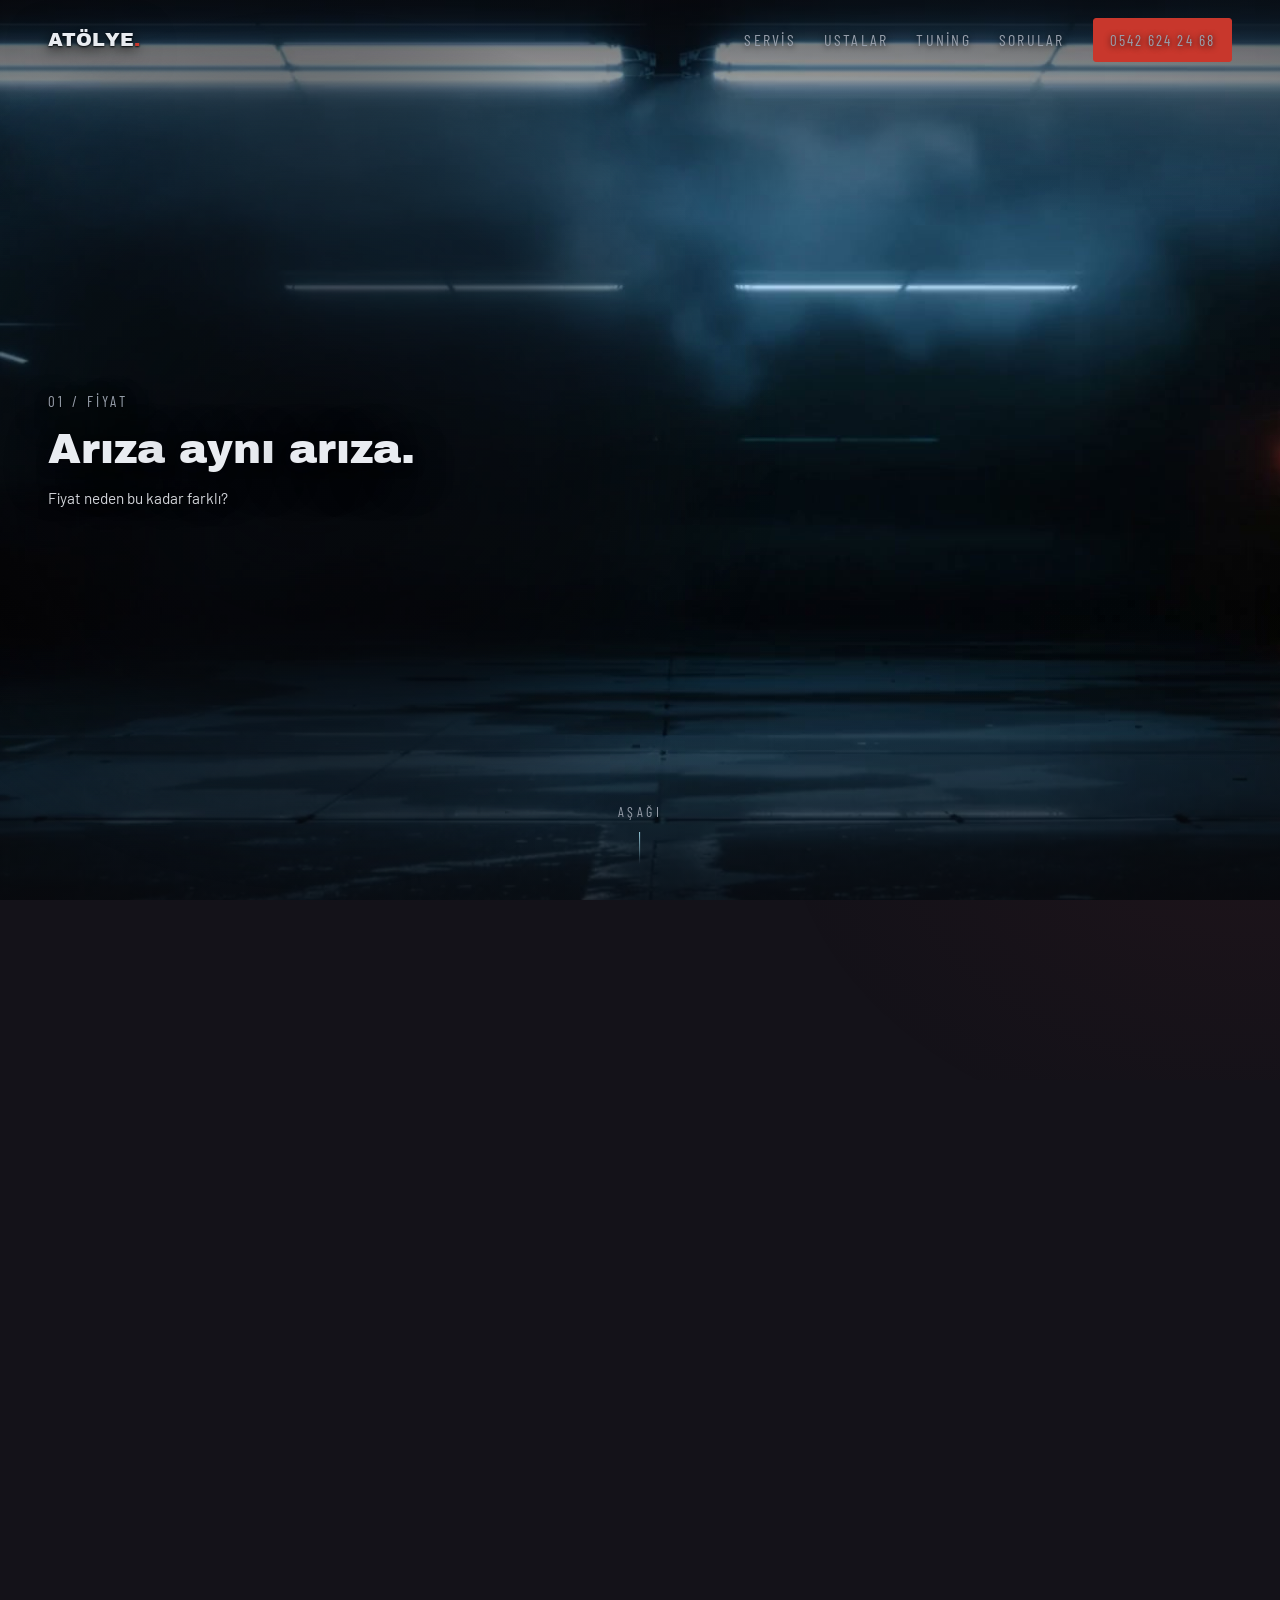
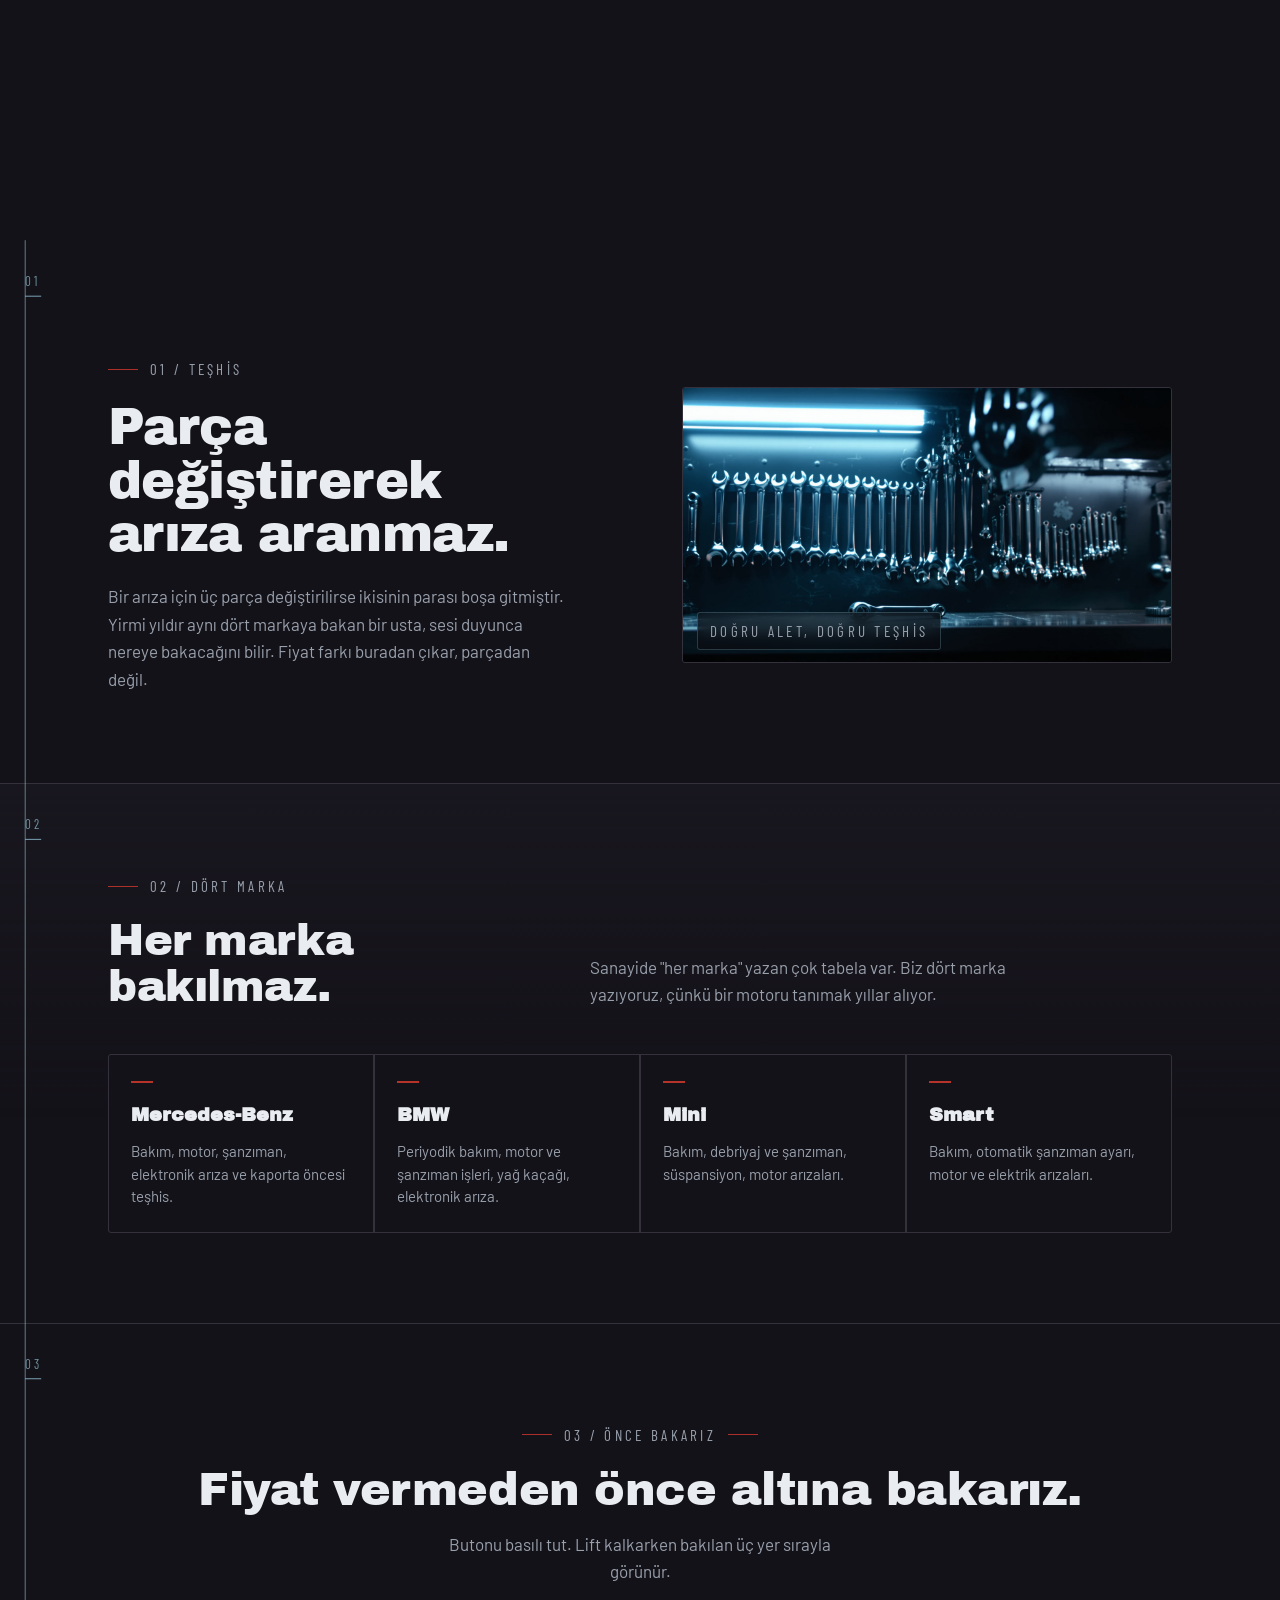
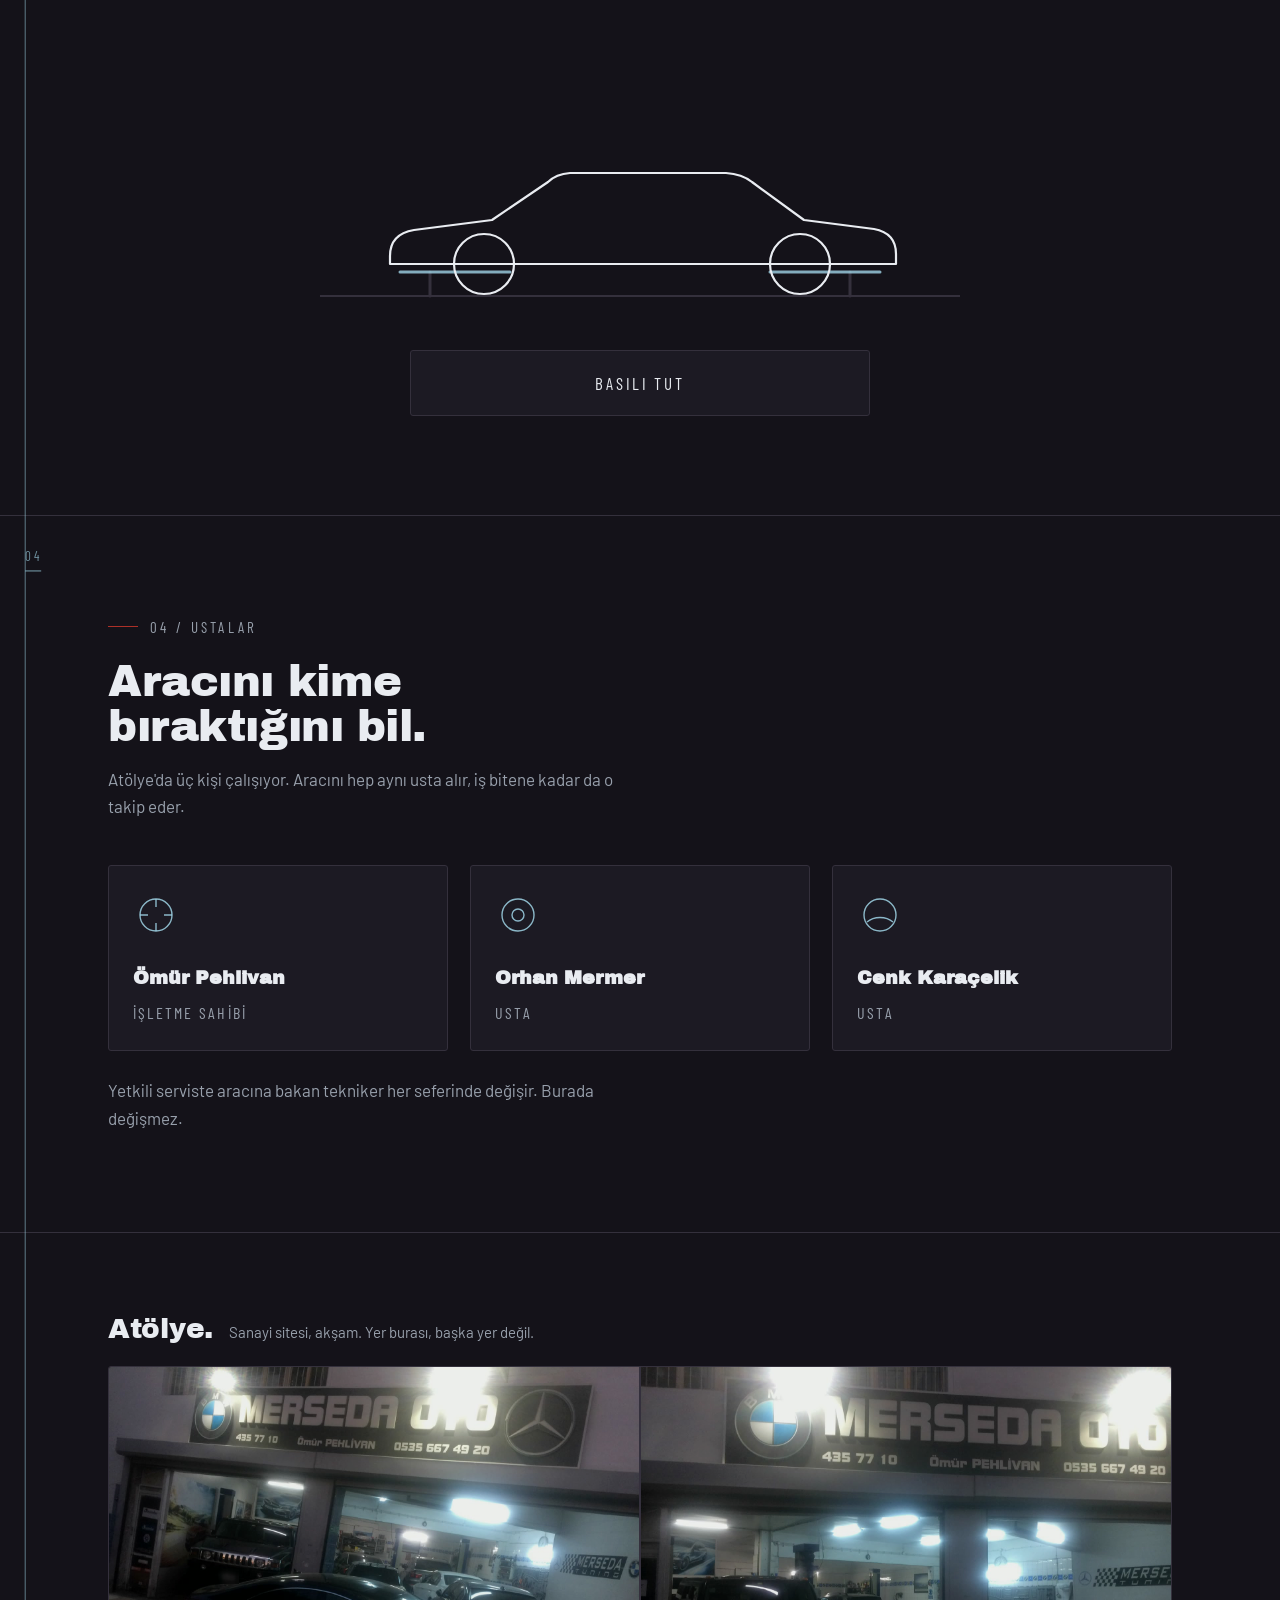
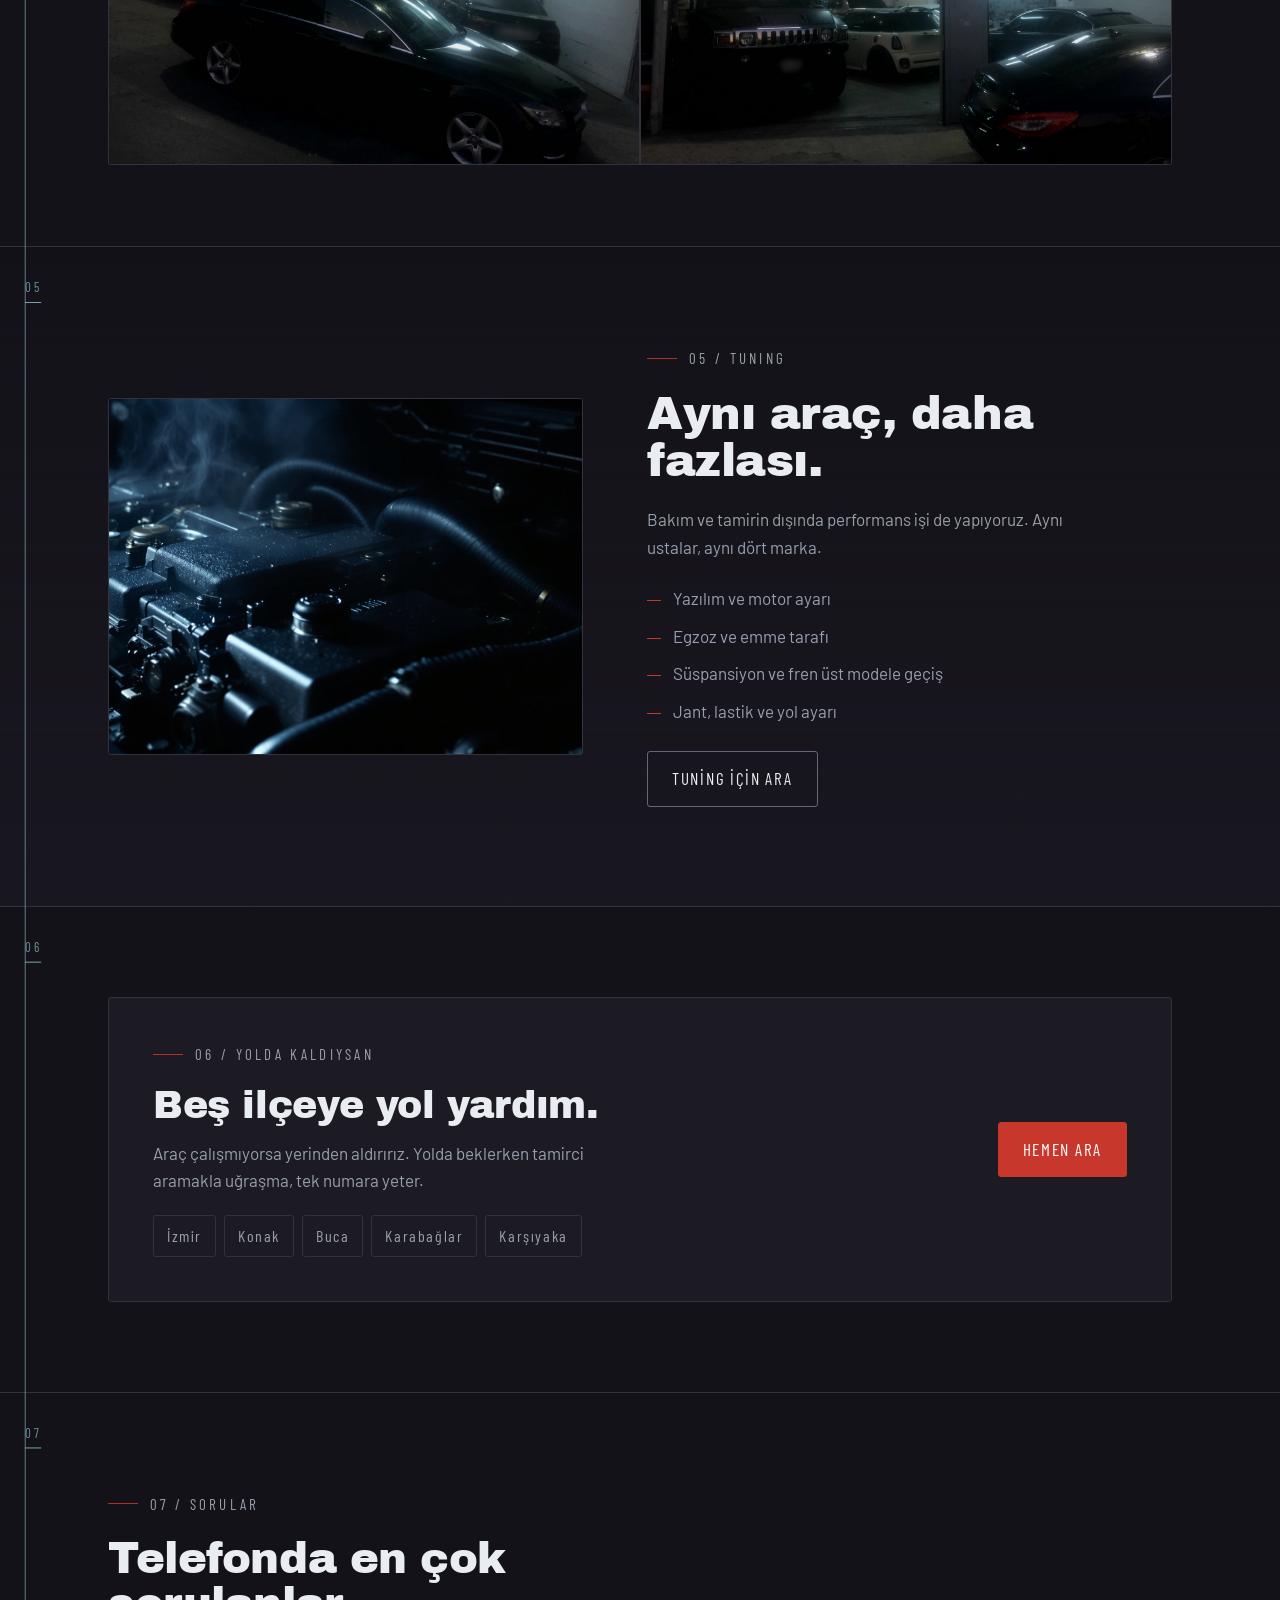
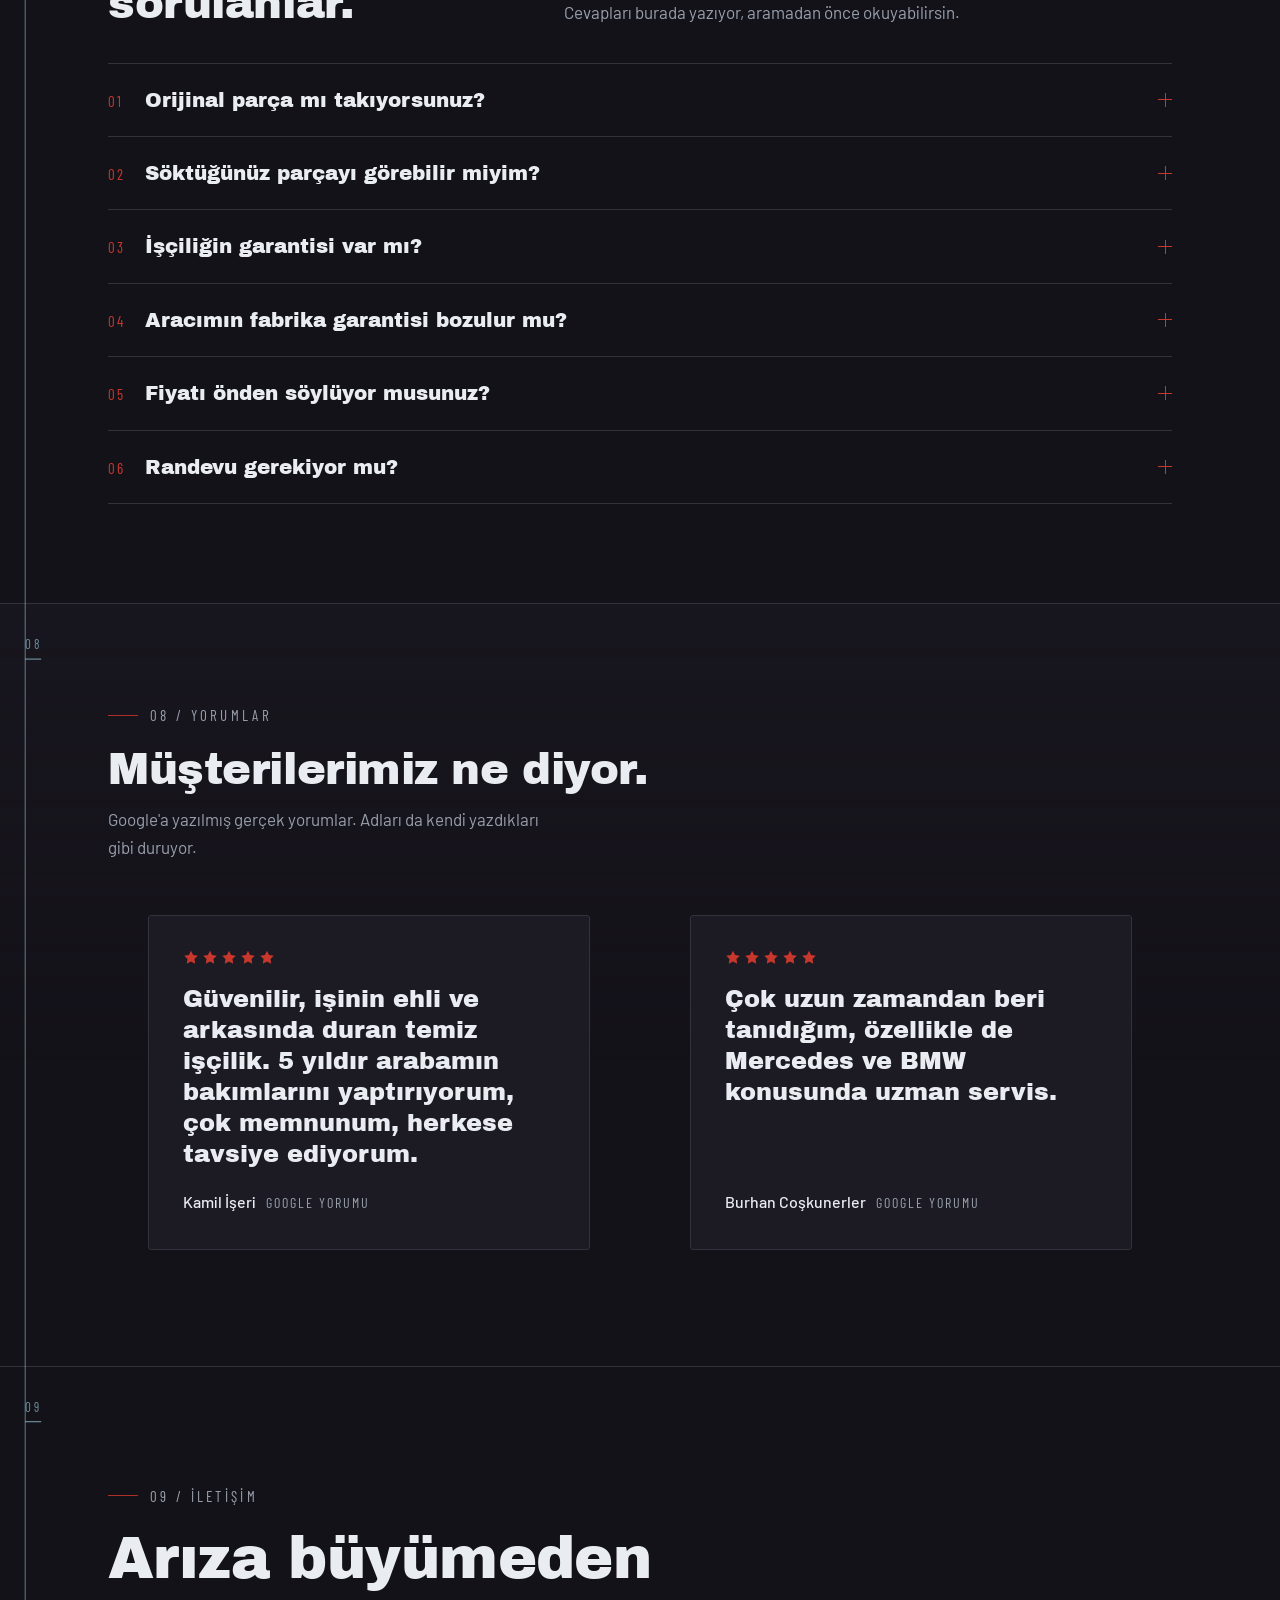
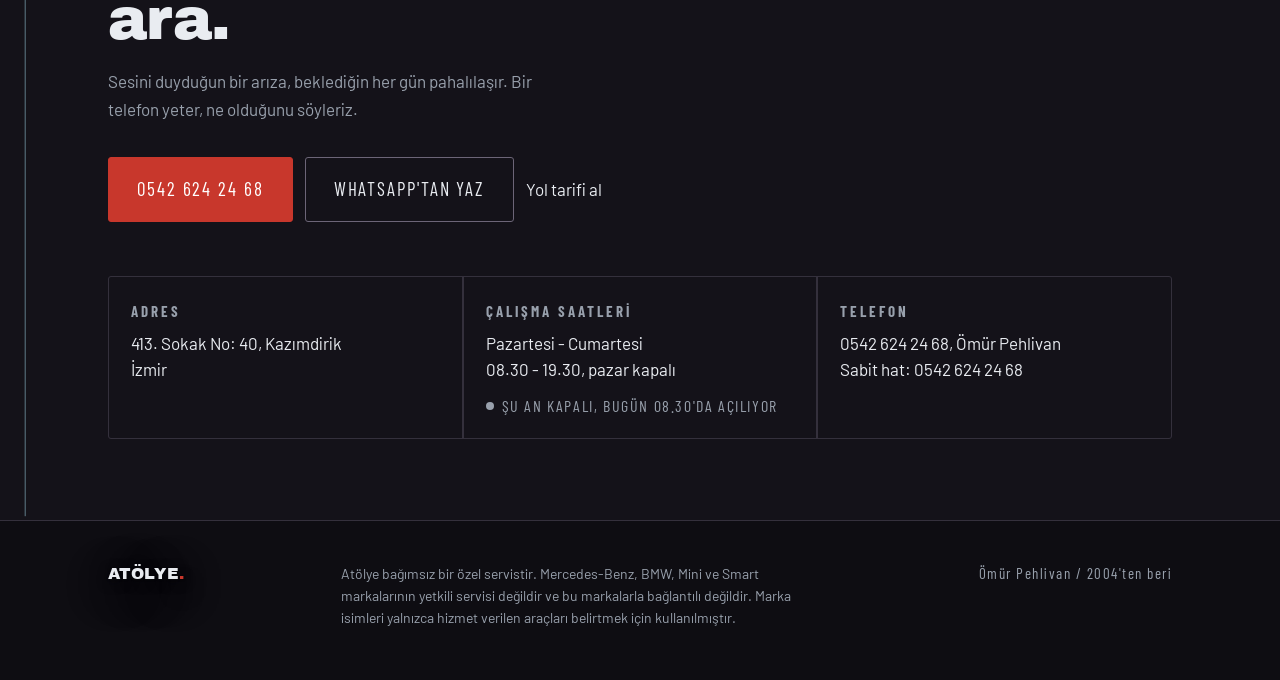
<file: demo/atolye/index.html>
<!DOCTYPE html>
<html lang="tr">
<head>
<meta charset="utf-8">
<meta name="viewport" content="width=device-width, initial-scale=1">
<title>Atölye, İzmir. Mercedes-Benz, BMW, Mini ve Smart özel servisi</title>
<meta name="description" content="Sanayi sitesinde 2004'ten beri Mercedes-Benz, BMW, Mini ve Smart bakım, tamir ve tuning. İşçilikte 6 ay garanti. 0542 624 24 68.">
<meta name="theme-color" content="#141219">
<!-- DEPLOY STEP: og:url ve og:image yayına alınırken canlı adresle değiştirilecek -->
<meta property="og:type" content="website">
<meta property="og:title" content="Atölye, İzmir. Mercedes-Benz, BMW, Mini ve Smart özel servisi">
<meta property="og:description" content="Yirmi yıldır sadece dört marka. Sanayi sitesi. İşçilikte 6 ay garanti.">
<meta property="og:url" content="https://atolye-oto.netlify.app/">
<meta property="og:image" content="https://atolye-oto.netlify.app/assets/dukkan-1.jpg">
<link rel="icon" href="data:image/svg+xml,%3Csvg%20xmlns='http://www.w3.org/2000/svg'%20viewBox='0%200%2032%2032'%3E%3Crect%20width='32'%20height='32'%20fill='%23141219'/%3E%3Cpath%20d='M6%2020h20M6%2020v-4M26%2020v-4M16%2020v-6'%20stroke='%239FD4E6'%20stroke-width='2'%20stroke-linecap='round'/%3E%3Ccircle%20cx='16'%20cy='10'%20r='2.6'%20fill='%23C8372C'/%3E%3C/svg%3E">
<!-- Arama motorlarının işletmeyi tanıması için yapılandırılmış veri.
     Google adresi, telefonu ve saatleri buradan okur. DEPLOY STEP: url alanı canlı adresle değişecek. -->
<script type="application/ld+json">
{
  "@context": "https://schema.org",
  "@type": "AutoRepair",
  "name": "Atölye",
  "description": "Sanayi sitesinde 2004'ten beri Mercedes-Benz, BMW, Mini ve Smart bakım, tamir ve tuning.",
  "url": "https://atolye-oto.netlify.app/",
  "image": "https://atolye-oto.netlify.app/assets/dukkan-1.jpg",
  "telephone": "+905426242468",
  "founder": { "@type": "Person", "name": "Ömür Pehlivan" },
  "foundingDate": "2004",
  "address": {
    "@type": "PostalAddress",
    "streetAddress": "413. Sokak No: 40, Kazımdirik, Sanayi sitesi",
    "addressLocality": "İzmir",
    "addressRegion": "İzmir",
    "addressCountry": "TR"
  },
  "geo": { "@type": "GeoCoordinates", "latitude": , "longitude":  },
  "openingHoursSpecification": [{
    "@type": "OpeningHoursSpecification",
    "dayOfWeek": ["Monday","Tuesday","Wednesday","Thursday","Friday","Saturday"],
    "opens": "08:30",
    "closes": "19:30"
  }],
  "areaServed": ["İzmir","Konak","Buca","Karabağlar","Karşıyaka"],
  "makesOffer": [
    { "@type": "Offer", "itemOffered": { "@type": "Service", "name": "Periyodik bakım" } },
    { "@type": "Offer", "itemOffered": { "@type": "Service", "name": "Motor ve şanzıman tamiri" } },
    { "@type": "Offer", "itemOffered": { "@type": "Service", "name": "Elektronik arıza teşhisi" } },
    { "@type": "Offer", "itemOffered": { "@type": "Service", "name": "Tuning ve performans" } },
    { "@type": "Offer", "itemOffered": { "@type": "Service", "name": "Yol yardım" } }
  ]
}
</script>
<link rel="preconnect" href="https://fonts.googleapis.com">
<link rel="preconnect" href="https://fonts.gstatic.com" crossorigin>
<link href="https://fonts.googleapis.com/css2?family=Archivo+Black&family=Barlow:wght@400;500&family=Barlow+Condensed:wght@600&display=swap" rel="stylesheet">
<style>
/* ============================================================
   ATÖLYE, tek dosya.
   Palet dükkanın gerçek gece fotoğraflarından örneklendi.
   ============================================================ */
:root{
  --canvas:#141219;
  --panel:#1C1A23;
  --panel-2:#252230;
  --line:#34303C;
  --accent:#C8372C;
  --accent-hover:#E04A3C;
  --accent-muted:#5A2420;
  --glow:#9FD4E6;
  --text-primary:#E9ECF1;
  --text-secondary:#98A0AC;
  --tshadow:0 1px 2px rgba(6,6,10,.95),0 3px 12px rgba(6,6,10,.8),0 10px 44px rgba(6,6,10,.82);
  --ease:cubic-bezier(.22,.61,.36,1);
  --ease-soft:cubic-bezier(.4,.14,.3,1);
  --display:"Archivo Black",Impact,sans-serif;
  --body:"Barlow",system-ui,sans-serif;
  --cond:"Barlow Condensed",system-ui,sans-serif;
}
*{box-sizing:border-box}
html,body{overflow-x:hidden;overflow-x:clip}
html{scroll-behavior:smooth}
body{margin:0;background:var(--canvas);color:var(--text-primary);
  font-family:var(--body);font-size:17px;line-height:1.62;-webkit-font-smoothing:antialiased}
img{max-width:100%;display:block}
a{color:inherit}
h1,h2,h3{font-family:var(--display);font-weight:400;line-height:1.04;margin:0;letter-spacing:-.01em}
p{margin:0}
:focus-visible{outline:2px solid var(--glow);outline-offset:3px;border-radius:2px}
.sr-only{position:absolute;width:1px;height:1px;padding:0;margin:-1px;overflow:hidden;clip:rect(0 0 0 0);white-space:nowrap;border:0}
.skip{position:absolute;left:12px;top:-60px;z-index:200;background:var(--accent);color:#fff;
  padding:10px 16px;border-radius:3px;font-family:var(--cond);font-size:15px;letter-spacing:.06em;
  text-transform:uppercase;text-decoration:none;transition:top .25s var(--ease)}
.skip:focus{top:12px}
.tag{font-family:var(--cond);font-size:15px;letter-spacing:.22em;text-transform:uppercase;
  color:var(--text-secondary)}

/* ---------- sabit ortam katmanı ---------- */
.env{position:fixed;inset:0;z-index:0;pointer-events:none}
.env::before{content:"";position:absolute;inset:-20%;
  background:radial-gradient(ellipse 46% 38% at 18% 12%,rgba(159,212,230,.075),transparent 62%),
             radial-gradient(ellipse 42% 44% at 84% 78%,rgba(200,55,44,.055),transparent 64%);
  animation:envdrift 96s var(--ease-soft) -30s infinite alternate}
.env::after{content:"";position:absolute;inset:0;opacity:.26;mix-blend-mode:overlay;
  background-image:url("data:image/svg+xml,%3Csvg xmlns='http://www.w3.org/2000/svg' width='180' height='180'%3E%3Cfilter id='n'%3E%3CfeTurbulence type='fractalNoise' baseFrequency='.9' numOctaves='3'/%3E%3C/filter%3E%3Crect width='180' height='180' filter='url(%23n)' opacity='.4'/%3E%3C/svg%3E")}
@keyframes envdrift{0%{transform:translate3d(-2%,-1%,0) scale(1.02)}100%{transform:translate3d(2%,2%,0) scale(1.07)}}

/* ---------- üst çubuk ---------- */
.nav{position:fixed;top:0;left:0;right:0;z-index:80;display:flex;align-items:center;gap:26px;
  padding:18px clamp(16px,4vw,48px);border-bottom:1px solid transparent;
  transition:background .5s var(--ease),backdrop-filter .5s var(--ease),padding .5s var(--ease),border-color .5s var(--ease)}
.nav.stuck{background:rgba(20,18,25,.9);backdrop-filter:blur(14px);padding-top:12px;padding-bottom:12px;
  border-bottom-color:var(--line)}
.brand{font-family:var(--display);font-size:19px;letter-spacing:.02em;text-decoration:none;
  text-shadow:var(--tshadow);white-space:nowrap}
.brand em{font-style:normal;color:var(--accent)}
.nav-links{margin-left:auto;display:flex;align-items:center;gap:clamp(12px,2.2vw,28px)}
.nav-links a{font-family:var(--cond);font-size:16px;letter-spacing:.14em;text-transform:uppercase;
  text-decoration:none;color:var(--text-secondary);transition:color .35s var(--ease);
  text-shadow:0 1px 6px rgba(6,6,10,.9)}
.nav-links a:hover{color:var(--text-primary)}
@media (max-width:820px){.nav-links .hide-s{display:none}}

/* ---------- butonlar ---------- */
.btn{display:inline-block;font-family:var(--cond);font-size:17px;letter-spacing:.1em;
  text-transform:uppercase;text-decoration:none;padding:13px 24px;border-radius:3px;
  background:var(--accent);color:#fff;border:1px solid var(--accent);
  transition:background .35s var(--ease),transform .35s var(--ease),box-shadow .35s var(--ease),border-color .35s var(--ease);
  box-shadow:0 0 0 rgba(200,55,44,0)}
.btn:hover{background:var(--accent-hover);border-color:var(--accent-hover);transform:translateY(-2px);
  box-shadow:0 10px 28px rgba(200,55,44,.3)}
.btn.ghost{background:transparent;color:var(--text-primary);border-color:#6C6577}
.btn.ghost:hover{border-color:var(--glow);color:var(--glow);box-shadow:none;background:rgba(159,212,230,.06)}
.btn.small{padding:9px 16px;font-size:15px}
@media (pointer:coarse){.btn{min-height:44px;display:inline-flex;align-items:center;justify-content:center}}

/* ============================================================
   HERO
   ============================================================ */
.hero{position:relative;height:560vh;z-index:1}
.stage{position:sticky;top:0;height:100vh;overflow:hidden;background:#0B0A0E}
.poster{position:absolute;inset:0;background-size:cover;background-position:center;background-color:#0B0A0E}
#hero-video{position:absolute;inset:0;width:100%;height:100%;object-fit:cover;opacity:0;
  transition:opacity .9s var(--ease);will-change:transform;transform:translateZ(0)}
.stage.video-ready #hero-video{opacity:1}
.stage.video-failed #hero-video{display:none}
.scrim{position:absolute;inset:0;pointer-events:none;
  background:radial-gradient(ellipse 120% 90% at 50% 45%,rgba(8,8,12,0) 35%,rgba(8,8,12,.6) 100%)}
.vignette{position:absolute;inset:0;pointer-events:none;
  background:linear-gradient(to bottom,rgba(8,8,12,.6),rgba(8,8,12,0) 24%,rgba(8,8,12,0) 66%,rgba(8,8,12,.75))}
.settle-dim{position:absolute;inset:0;pointer-events:none;background:#0A0910;opacity:0;z-index:4}

.ring{position:absolute;right:clamp(16px,4vw,48px);bottom:clamp(16px,4vw,40px);width:46px;height:46px;
  color:var(--glow);opacity:.85;transform:rotate(-90deg);z-index:6}
.ring circle{transition:stroke-dashoffset .18s linear}
.cue{position:absolute;left:50%;bottom:clamp(16px,4vw,36px);transform:translateX(-50%);z-index:6;
  display:flex;flex-direction:column;align-items:center;gap:8px;pointer-events:none}
.cue span{font-family:var(--cond);font-size:14px;letter-spacing:.24em;text-transform:uppercase;
  color:var(--text-secondary)}
.cue i{display:block;width:1px;height:32px;background:linear-gradient(to bottom,var(--glow),transparent);
  animation:cuepulse 3.4s var(--ease-soft) -.8s infinite}
@keyframes cuepulse{0%,100%{opacity:.22;transform:scaleY(.6)}50%{opacity:.85;transform:scaleY(1)}}
.stage.past .cue{opacity:0;transition:opacity .5s var(--ease)}

/* ---------- bantlar ---------- */
.bands{position:absolute;inset:0;z-index:5}
.band{position:absolute;inset:0;display:flex;align-items:center;opacity:0;
  text-shadow:var(--tshadow);will-change:opacity}
.band::before{content:"";position:absolute;inset:-6%;pointer-events:none;
  opacity:calc(.25 + .75*var(--k,1));
  background:radial-gradient(ellipse var(--sw,44%) var(--sh,58%) at var(--sx,26%) var(--sy,50%),
    rgba(6,6,10,.84) 0%,rgba(6,6,10,.58) 46%,rgba(6,6,10,0) 78%)}
.band .inner{position:relative;z-index:2;padding:0 clamp(16px,4vw,48px);width:min(640px,46vw)}
.band[data-side="left"] .inner{margin-right:auto}
.band[data-side="right"] .inner{margin-left:auto}
.band .cap{font-family:var(--display);font-size:clamp(28px,3.3vw,50px);line-height:1.06;margin:0;max-width:16ch}
.band .sub{margin-top:14px;font-size:clamp(15px,1.2vw,19px);opacity:.9;max-width:30ch}
.band .kick{margin-bottom:14px}

.band.settle{align-items:flex-start}
.band.settle::before{background:radial-gradient(ellipse 74% 48% at 50% 27%,
  rgba(6,6,10,.84) 0%,rgba(6,6,10,.62) 44%,rgba(6,6,10,0) 78%)}
.band.settle .inner{width:min(820px,86vw);margin:0 auto;padding-top:14vh;text-align:center}
.band.settle .word-mark{font-family:var(--display);font-size:clamp(32px,5.6vw,76px);
  letter-spacing:.01em;margin:0 0 16px;white-space:nowrap}
.band.settle .word-mark em{font-style:normal;color:var(--accent)}
.band.settle .sub{font-size:clamp(15px,1.35vw,21px);margin:0 auto;max-width:44ch}
.band.settle .cta-row{margin-top:28px;display:flex;gap:12px;justify-content:center;flex-wrap:wrap;
  opacity:var(--kb,1);transform:translateY(calc((1 - var(--kb,1))*14px))}
.band .btn.ghost{border-color:rgba(233,236,241,.5);background:rgba(9,9,14,.34);backdrop-filter:blur(6px)}
.band .btn.ghost:hover{border-color:var(--glow);background:rgba(9,9,14,.5)}

/* ---------- metin bölme ve girişler ---------- */
.w{display:inline-block;white-space:pre}
.c{display:inline-block;will-change:transform,opacity}
[data-entrance="scatter"] .c{
  --kc:clamp(0,(var(--k,0) - var(--th,0))*2.6,1);opacity:var(--kc);
  transform:translate(calc((1 - var(--kc))*var(--jx,0px)),calc((1 - var(--kc))*var(--jy,0px)))
            rotate(calc((1 - var(--kc))*var(--jr,0deg)))}
[data-entrance="drift"] .w{
  --kc:clamp(0,(var(--k,0) - var(--th,0))*2.8,1);opacity:var(--kc);
  transform:translateY(calc((1 - var(--kc))*-24px))}
[data-entrance="focus"] .fx{position:relative;display:block}
[data-entrance="focus"] .fx .soft{position:absolute;inset:0;filter:blur(11px);
  opacity:calc(1 - var(--k,0));pointer-events:none}
[data-entrance="focus"] .fx .sharp{opacity:var(--k,0)}
[data-entrance="rise"] .w{
  --kc:clamp(0,(var(--k,0) - var(--th,0))*3,1);opacity:var(--kc);
  transform:translateY(calc((1 - var(--kc))*18px))}
.band .sub{opacity:calc(var(--ks,1)*.9);transform:translateY(calc((1 - var(--ks,1))*10px))}

/* ============================================================
   SABİT HERO
   ============================================================ */
.static-hero{display:none;position:relative;min-height:100svh;z-index:1;
  align-items:flex-end;padding:0 clamp(16px,6vw,48px) clamp(44px,9vh,84px)}
.static-hero .bg{position:absolute;inset:0;background-size:cover;background-position:50% 46%;
  background-color:#0B0A0E;filter:brightness(.72) saturate(.9)}
.static-hero .bg::after{content:"";position:absolute;inset:0;
  background:linear-gradient(to bottom,rgba(9,9,14,.72) 0%,rgba(9,9,14,.3) 30%,rgba(9,9,14,.72) 64%,rgba(9,9,14,.95) 92%)}
.static-hero .inner{position:relative;z-index:2;text-shadow:var(--tshadow);max-width:min(560px,90%)}
.static-hero .hero-title{font-family:var(--display);line-height:1.04;
  font-size:clamp(32px,8.4vw,50px);margin:14px 0 14px;max-width:15ch}
.static-hero .sub{color:var(--text-primary);opacity:.9;margin-bottom:24px;max-width:32ch}
.static-hero .row{display:flex;gap:10px;flex-wrap:wrap}
@media (max-width:820px),(orientation:portrait) and (max-width:1024px),
       (orientation:portrait) and (pointer:coarse),
       (orientation:landscape) and (pointer:coarse) and (max-height:560px),
       (prefers-reduced-motion:reduce){
  .hero{display:none}
  .static-hero{display:flex}
}
@media (max-height:560px){.cue{display:none}}

/* ============================================================
   İMZA ÖĞESİ: ölçü çizgisi
   ============================================================ */
.flow{position:relative;z-index:2}
.rule-line{position:absolute;inset:0;width:100%;height:100%;pointer-events:none;z-index:3;overflow:visible}
.rule-line .spine{fill:none;stroke:var(--glow);stroke-width:1;opacity:.55}
.rule-line .tick{stroke:var(--glow);stroke-width:1;opacity:0;transition:opacity .5s var(--ease)}
.rule-line .tick.on{opacity:.75}
.rule-line text{font-family:var(--cond);font-size:13px;letter-spacing:.18em;fill:var(--glow);
  opacity:0;transition:opacity .5s var(--ease)}
.rule-line text.on{opacity:.65}
.rule-line .head{fill:var(--accent);opacity:0}
@media (max-width:1100px){.rule-line{display:none}}

/* ============================================================
   BÖLÜMLER
   ============================================================ */
section{position:relative;z-index:2}
.wrap{max-width:1160px;margin:0 auto;padding:0 clamp(16px,5vw,48px)}
.eyebrow{display:flex;align-items:center;gap:12px;margin-bottom:20px}
.eyebrow i{display:block;width:30px;height:1px;background:var(--accent);opacity:.85}

/* --- 01 teşhis --- */
.diag{padding:clamp(80px,13vh,150px) 0 clamp(64px,10vh,120px)}
.diag .grid{display:grid;grid-template-columns:1.02fr .98fr;gap:clamp(26px,5vw,64px);align-items:center}
.diag h2{font-size:clamp(28px,4vw,54px);max-width:14ch}
.diag p{margin-top:22px;color:var(--text-secondary);max-width:46ch}
.diag .shot{position:relative;border-radius:3px;overflow:hidden;background:var(--panel);
  border:1px solid var(--line)}
.diag .shot img{width:100%;height:auto;aspect-ratio:16/9;object-fit:cover}

/* --- atölye şeridi: dükkanın gerçek fotoğrafları --- */
.yer{padding:clamp(56px,9vh,100px) 0;border-top:1px solid var(--line)}
.yer .head{display:flex;align-items:baseline;gap:16px;flex-wrap:wrap;margin-bottom:22px}
.yer h2{font-size:clamp(20px,2.2vw,28px)}
.yer .head p{color:var(--text-secondary);font-size:15px}
.yer .pair{display:grid;grid-template-columns:1fr 1fr;gap:2px;background:var(--line);
  border:1px solid var(--line);border-radius:3px;overflow:hidden}
.yer figure{margin:0;position:relative;background:var(--canvas)}
.yer img{width:100%;height:auto;aspect-ratio:4/3;object-fit:cover;filter:brightness(.94)}
@media (max-width:760px){.yer .pair{grid-template-columns:1fr}}

/* --- yorumlar --- */
.rev-sec{padding:clamp(70px,11vh,130px) 0;border-top:1px solid var(--line);
  background:linear-gradient(180deg,rgba(28,26,35,.5),transparent 60%)}
.rev-sec .head{margin-bottom:clamp(24px,4vh,40px)}
.rev-sec h2{font-size:clamp(26px,3.4vw,44px)}
.rev-sec .head p{margin-top:14px;color:var(--text-secondary);max-width:44ch}
.rev-grid{display:grid;grid-template-columns:repeat(auto-fit,minmax(300px,1fr));
  gap:clamp(14px,2vw,20px)}
.yorum{background:var(--panel);border:1px solid var(--line);border-radius:3px;
  padding:clamp(24px,3vw,34px);display:flex;flex-direction:column;gap:18px}
.yorum blockquote{margin:0;font-family:var(--display);font-size:clamp(18px,1.9vw,24px);
  line-height:1.3;max-width:34ch}
.yorum .yildiz{display:flex;gap:3px}
.yorum .yildiz svg{width:16px;height:16px;fill:var(--accent)}
.yorum .kim{margin-top:auto;display:flex;align-items:baseline;gap:10px;flex-wrap:wrap}
.yorum .kim b{font-size:16px;font-weight:500;font-family:var(--body)}
.yorum .kim span{font-family:var(--cond);font-size:14px;letter-spacing:.14em;
  text-transform:uppercase;color:var(--text-secondary)}
.diag .shot figcaption{position:absolute;left:14px;bottom:12px;z-index:2;
  background:rgba(10,10,15,.62);border:1px solid rgba(159,212,230,.22);border-radius:3px;
  padding:6px 12px;backdrop-filter:blur(8px)}
@media (max-width:900px){.diag .grid{grid-template-columns:1fr;gap:30px}}

/* --- 02 dört marka --- */
.brands{padding:clamp(64px,10vh,120px) 0;border-top:1px solid var(--line);
  background:linear-gradient(180deg,rgba(28,26,35,.55),transparent 62%)}
.brands .head{display:grid;grid-template-columns:.85fr 1.15fr;gap:clamp(22px,4vw,56px);align-items:end;
  margin-bottom:clamp(28px,5vh,48px)}
.brands h2{font-size:clamp(26px,3.4vw,44px)}
.brands .head p{color:var(--text-secondary);max-width:44ch}
.brand-grid{display:grid;grid-template-columns:repeat(4,1fr);gap:2px;background:var(--line);
  border:1px solid var(--line);border-radius:3px;overflow:hidden}
.bcard{background:var(--canvas);padding:26px 22px 24px;transition:background .4s var(--ease)}
.bcard:hover{background:var(--panel)}
.bcard b{display:block;font-family:var(--display);font-size:clamp(17px,1.5vw,21px);margin-bottom:10px}
.bcard span{color:var(--text-secondary);font-size:15px;line-height:1.5;display:block}
.bcard i{display:block;width:22px;height:2px;background:var(--accent);margin-bottom:16px;opacity:.9}
@media (max-width:900px){.brands .head{grid-template-columns:1fr;gap:16px}
  .brand-grid{grid-template-columns:repeat(2,1fr)}}
@media (max-width:520px){.brand-grid{grid-template-columns:1fr}}

/* --- 03 lift, etkileşimli --- */
.lift{padding:clamp(70px,11vh,130px) 0;text-align:center;border-top:1px solid var(--line)}
.lift .eyebrow{justify-content:center}
.lift h2{font-size:clamp(26px,3.6vw,46px)}
.lift .lede{margin:16px auto 0;color:var(--text-secondary);max-width:40ch}
.rig{margin:38px auto 0;width:min(720px,92vw)}
.rig svg{display:block;width:100%;height:auto;overflow:visible}
.rig .ground{stroke:var(--line);stroke-width:2}
.rig .post{stroke:var(--line);stroke-width:3;stroke-linecap:round}
.rig .arm{stroke:var(--glow);stroke-width:3;stroke-linecap:round;opacity:.8}
.rig .carbody{fill:none;stroke:var(--text-primary);stroke-width:2.2;stroke-linejoin:round}
.rig .wheel{fill:none;stroke:var(--text-primary);stroke-width:2.2}
.rig .lifted{transform:translateY(calc(var(--p,0) * -74px));transition:none}
.rig .pt{opacity:calc(var(--lk,0));transition:opacity .35s var(--ease)}
.rig .pt circle{fill:var(--accent)}
.rig .pt line{stroke:var(--accent);stroke-width:1.4}
.rig .pt text{font-family:var(--cond);font-size:15px;letter-spacing:.1em;fill:var(--text-primary)}
.hold-btn{margin-top:26px;position:relative;width:min(460px,90vw);height:66px;border-radius:3px;
  cursor:pointer;background:var(--panel);border:1px solid var(--line);color:var(--text-primary);
  font-family:var(--cond);font-size:17px;letter-spacing:.16em;text-transform:uppercase;overflow:hidden;
  transition:border-color .4s var(--ease)}
.hold-btn:hover{border-color:var(--accent-muted)}
.hold-btn .fill{position:absolute;left:0;top:0;bottom:0;width:100%;transform-origin:left center;
  transform:scaleX(var(--p,0));background:linear-gradient(90deg,rgba(200,55,44,.34),rgba(200,55,44,.15))}
.hold-btn .lbl{position:relative;z-index:2;display:flex;align-items:center;justify-content:center;
  gap:12px;height:100%}
@media (pointer:coarse){.hold-btn{min-height:56px}}

/* --- 04 ustalar --- */
.crew{padding:clamp(70px,11vh,130px) 0;border-top:1px solid var(--line)}
.crew .head{margin-bottom:clamp(26px,5vh,44px);max-width:52ch}
.crew h2{font-size:clamp(26px,3.4vw,44px)}
.crew .head p{margin-top:16px;color:var(--text-secondary)}
.crew-grid{display:grid;grid-template-columns:repeat(3,1fr);gap:clamp(14px,2vw,22px)}
.person{background:var(--panel);border:1px solid var(--line);border-radius:3px;padding:26px 24px 24px;
  transition:border-color .4s var(--ease),transform .4s var(--ease)}
.person:hover{border-color:var(--accent-muted);transform:translateY(-3px)}
.person svg{width:46px;height:46px;margin-bottom:18px}
.person svg circle,.person svg path{stroke:var(--glow);fill:none;stroke-width:1.4;opacity:.85}
.person b{display:block;font-family:var(--display);font-size:19px;margin-bottom:5px}
.person span{color:var(--text-secondary);font-family:var(--cond);font-size:16px;letter-spacing:.14em;
  text-transform:uppercase}
.crew .note{margin-top:26px;color:var(--text-secondary);max-width:52ch}
@media (max-width:820px){.crew-grid{grid-template-columns:1fr}}

/* --- 05 tuning --- */
.tuning{padding:clamp(70px,11vh,130px) 0;border-top:1px solid var(--line);
  background:linear-gradient(180deg,transparent,rgba(28,26,35,.6))}
.tuning .grid{display:grid;grid-template-columns:.95fr 1.05fr;gap:clamp(26px,5vw,64px);align-items:center}
.tuning .shot{border-radius:3px;overflow:hidden;border:1px solid var(--line);background:var(--panel)}
.tuning .shot img{width:100%;height:auto;aspect-ratio:4/3;object-fit:cover}
.tuning h2{font-size:clamp(26px,3.6vw,46px);max-width:14ch}
.tuning p{margin-top:20px;color:var(--text-secondary);max-width:44ch}
.tuning ul{margin:24px 0 0;padding:0;list-style:none;display:grid;gap:10px}
.tuning li{display:flex;gap:12px;align-items:baseline;color:var(--text-secondary)}
.tuning li::before{content:"";flex:none;width:14px;height:1px;background:var(--accent);
  transform:translateY(-4px)}
.tuning .todo{margin-top:22px;font-family:var(--cond);font-size:15px;letter-spacing:.1em;
  color:var(--accent);border:1px dashed var(--accent-muted);border-radius:3px;padding:10px 14px;
  display:inline-block;text-transform:uppercase}
@media (max-width:900px){.tuning .grid{grid-template-columns:1fr;gap:28px}
  .tuning .shot{order:2}}

/* --- 06 yol yardım --- */
.road{padding:clamp(64px,10vh,120px) 0;border-top:1px solid var(--line)}
.road .box{display:grid;grid-template-columns:1.1fr .9fr;gap:clamp(24px,4vw,56px);align-items:center;
  background:var(--panel);border:1px solid var(--line);border-radius:3px;padding:clamp(26px,4vw,44px)}
.road h2{font-size:clamp(24px,3vw,38px)}
.road p{margin-top:14px;color:var(--text-secondary);max-width:44ch}
.road .zones{display:flex;flex-wrap:wrap;gap:8px;margin-top:20px}
.road .zones span{font-family:var(--cond);font-size:16px;letter-spacing:.1em;padding:7px 13px;
  border:1px solid var(--line);border-radius:3px;color:var(--text-secondary)}
.road .act{text-align:right}
@media (max-width:820px){.road .box{grid-template-columns:1fr}.road .act{text-align:left}}

/* --- 07 sorular --- */
.faq{padding:clamp(70px,11vh,130px) 0;border-top:1px solid var(--line)}
.faq .head{display:grid;grid-template-columns:.8fr 1.2fr;gap:clamp(22px,4vw,56px);align-items:end;
  margin-bottom:clamp(26px,4vh,44px)}
.faq h2{font-size:clamp(26px,3.4vw,44px)}
.faq .head p{color:var(--text-secondary);max-width:40ch}
.qa{border-top:1px solid var(--line)}
.qa details{border-bottom:1px solid var(--line)}
.qa summary{list-style:none;cursor:pointer;padding:20px 0;display:flex;align-items:baseline;gap:16px;
  font-family:var(--display);font-size:clamp(16px,1.6vw,20px);transition:color .35s var(--ease)}
.qa summary::-webkit-details-marker{display:none}
.qa summary:hover{color:var(--glow)}
.qa summary .n{font-family:var(--cond);font-size:15px;color:var(--accent);letter-spacing:.1em;min-width:3ch}
.qa summary .mk{margin-left:auto;width:14px;height:14px;position:relative;flex:none;align-self:center}
.qa summary .mk::before,.qa summary .mk::after{content:"";position:absolute;background:var(--accent);
  transition:transform .45s var(--ease),opacity .45s var(--ease)}
.qa summary .mk::before{left:0;top:6.5px;width:14px;height:1px}
.qa summary .mk::after{left:6.5px;top:0;width:1px;height:14px}
.qa details[open] summary .mk::after{transform:rotate(90deg);opacity:0}
.qa .ans{display:grid;grid-template-rows:0fr;transition:grid-template-rows .5s var(--ease)}
.qa details[open] .ans{grid-template-rows:1fr}
.qa .ans>div{overflow:hidden}
.qa .ans p{color:var(--text-secondary);padding:0 0 22px 0;max-width:60ch;margin-left:calc(3ch + 16px)}
@media (max-width:900px){.faq .head{grid-template-columns:1fr;gap:16px}.qa .ans p{margin-left:0}}

/* --- 08 iletişim --- */
.contact{padding:clamp(80px,13vh,150px) 0 clamp(60px,9vh,110px);border-top:1px solid var(--line)}
.contact h2{font-size:clamp(30px,4.6vw,62px);max-width:16ch}
.contact .lede{margin-top:18px;color:var(--text-secondary);max-width:44ch}
.contact .acts{margin-top:34px;display:flex;gap:12px;flex-wrap:wrap;align-items:center}
.contact .btn{font-size:19px;padding:16px 28px}
.contact .facts{margin-top:clamp(34px,6vh,56px);display:grid;grid-template-columns:repeat(3,1fr);
  gap:2px;background:var(--line);border:1px solid var(--line);border-radius:3px;overflow:hidden}
.contact .fact{background:var(--canvas);padding:22px 22px 20px}
.contact .fact b{display:block;font-family:var(--cond);font-size:15px;letter-spacing:.2em;
  text-transform:uppercase;color:var(--text-secondary);margin-bottom:8px}
.contact .fact span{display:block;line-height:1.5}
/* canlı açık/kapalı göstergesi: saat İstanbul saatine göre hesaplanır */
.durum{margin-top:12px;display:flex!important;align-items:center;gap:8px;
  font-family:var(--cond);font-size:16px;letter-spacing:.1em;text-transform:uppercase}
.durum i{width:8px;height:8px;border-radius:50%;background:var(--text-secondary);flex:none}
.durum em{font-style:normal;color:var(--text-secondary)}
.durum.acik i{background:#4CC38A;box-shadow:0 0 10px rgba(76,195,138,.7)}
.durum.acik em{color:#8FE0B8}
@media (max-width:820px){.contact .facts{grid-template-columns:1fr}}

footer{border-top:1px solid var(--line);padding:40px 0 52px;background:rgba(11,10,14,.6)}
footer .row{display:flex;flex-wrap:wrap;gap:18px 40px;align-items:baseline;justify-content:space-between}
footer .brand{font-size:16px}
footer .legal{color:var(--text-secondary);font-size:14px;max-width:60ch;line-height:1.55}
footer .meta{color:var(--text-secondary);font-family:var(--cond);font-size:15px;letter-spacing:.1em}

/* ---------- giriş koreografisi ---------- */
.rev .part{opacity:0;transform:translateY(20px);
  transition:opacity .85s var(--ease),transform .85s var(--ease)}
.rev.in .part{opacity:1;transform:none}
.rev.in .part:nth-child(1){transition-delay:0s}
.rev.in .part:nth-child(2){transition-delay:.08s}
.rev.in .part:nth-child(3){transition-delay:.16s}
.rev.in .part:nth-child(4){transition-delay:.24s}
.rev.in .part:nth-child(5){transition-delay:.32s}
.rev.done .part,.rev.done .part:nth-child(1),.rev.done .part:nth-child(2),
.rev.done .part:nth-child(3),.rev.done .part:nth-child(4),.rev.done .part:nth-child(5){transition-delay:0s!important}
.fade{opacity:0;transform:translateY(16px);transition:opacity .95s var(--ease),transform .95s var(--ease)}
.fade.in{opacity:1;transform:none}

.spark{position:absolute;width:3px;height:3px;border-radius:50%;background:var(--glow);opacity:0;
  pointer-events:none}
.live .spark{animation:float 15s var(--ease-soft) infinite}
.live .spark:nth-of-type(2){animation-duration:19s;animation-delay:-7s}
.live .spark:nth-of-type(3){animation-duration:23s;animation-delay:-13s}
@keyframes float{0%{opacity:0;transform:translateY(12px) scale(.7)}22%{opacity:.4}70%{opacity:.28}
  100%{opacity:0;transform:translateY(-52px) scale(1.1)}}
body.paused *,body.paused *::before,body.paused *::after{animation-play-state:paused!important}

@media (prefers-reduced-motion:reduce){
  html{scroll-behavior:auto}
  *,*::before,*::after{animation:none!important;transition:none!important;transition-delay:0s!important}
  .rev .part,.fade{opacity:1!important;transform:none!important}
  .rig .pt{opacity:1!important}
  .rule-line .tick,.rule-line text{opacity:.7!important}
  .cue{display:none}
}
</style>
</head>
<body>
<a class="skip" href="#main">İçeriğe geç</a>
<div class="env" aria-hidden="true"></div>

<nav class="nav" id="nav">
  <a class="brand" href="#top">ATÖLYE<em>.</em></a>
  <div class="nav-links">
    <a class="hide-s" href="#dort-marka">Servis</a>
    <a class="hide-s" href="#ustalar">Ustalar</a>
    <a class="hide-s" href="#tuning">Tuning</a>
    <a class="hide-s" href="#sorular">Sorular</a>
    <a class="btn small" href="tel:+905426242468">0542 624 24 68</a>
  </div>
</nav>

<main id="main" tabindex="-1">
<span id="top"></span>
<h1 class="sr-only">Atölye, İzmir. Mercedes-Benz, BMW, Mini ve Smart özel servisi</h1>

<!-- ============ KAYDIRMALI HERO ============ -->
<section class="hero" id="hero" aria-label="Atölye tanıtımı">
  <div class="stage" id="stage">
    <div class="poster" id="poster" aria-hidden="true"></div>
    <video id="hero-video" preload="none" muted playsinline aria-hidden="true" tabindex="-1"></video>
    <div class="scrim" aria-hidden="true"></div>
    <div class="vignette" aria-hidden="true"></div>
    <div class="settle-dim" id="settle-dim" aria-hidden="true"></div>

    <div class="bands" id="bands">
      <div class="band" data-a="0" data-b="0.23" data-side="left" data-entrance="drift"
           style="--sx:27%;--sy:50%;--sw:42%;--sh:56%">
        <div class="inner">
          <p class="tag kick">01 / FİYAT</p>
          <p class="cap" data-split="word" data-text="Arıza aynı arıza."></p>
          <p class="sub">Fiyat neden bu kadar farklı?</p>
        </div>
      </div>

      <div class="band" data-a="0.26" data-b="0.49" data-side="right" data-entrance="scatter" data-spread="0.4"
           style="--sx:74%;--sy:50%;--sw:42%;--sh:56%">
        <div class="inner">
          <p class="cap" data-split="char" data-text="Parça değiştirmek kolay."></p>
          <p class="sub">Arızayı bulmak zor.</p>
        </div>
      </div>

      <div class="band" data-a="0.52" data-b="0.75" data-side="left" data-entrance="focus"
           style="--sx:27%;--sy:50%;--sw:42%;--sh:56%">
        <div class="inner">
          <p class="cap fx" data-focus="Yirmi yıldır sadece dört marka."></p>
          <p class="sub">Mercedes-Benz, BMW, Mini, Smart.</p>
        </div>
      </div>

      <div class="band settle" data-a="0.78" data-b="1" data-entrance="rise">
        <div class="inner">
          <p class="word-mark">ATÖLYE<em>.</em></p>
          <p class="sub">Sanayi sitesinde 2004'ten beri. İşçilikte 6 ay garanti.</p>
          <div class="cta-row">
            <a class="btn" href="tel:+905426242468">Hemen ara</a>
            <a class="btn ghost" href="https://wa.me/905426242468?text=Merhaba%2C%20arac%C4%B1m%20i%C3%A7in%20randevu%20almak%20istiyorum." target="_blank" rel="noopener">WhatsApp</a>
          </div>
        </div>
      </div>
    </div>

    <svg class="ring" id="ring" viewBox="0 0 48 48" aria-hidden="true">
      <circle cx="24" cy="24" r="20" fill="none" stroke="currentColor" stroke-width="3"
              stroke-dasharray="126" style="stroke-dashoffset:var(--ld,126)"/>
    </svg>
    <div class="cue" id="cue" aria-hidden="true"><span>Aşağı</span><i></i></div>
  </div>
</section>

<!-- ============ SABİT HERO ============ -->
<section class="static-hero" id="static-hero" aria-label="Atölye">
  <div class="bg" id="static-bg" aria-hidden="true"></div>
  <div class="inner">
    <p class="tag">SANAYİ SİTESİ / 2004'TEN BERİ</p>
    <p class="hero-title">Arızayı bilen tamir eder.</p>
    <p class="sub">Mercedes-Benz, BMW, Mini ve Smart. Yirmi yıldır sadece bu dört marka.</p>
    <div class="row">
      <a class="btn" href="tel:+905426242468">Hemen ara</a>
      <a class="btn ghost" href="https://wa.me/905426242468?text=Merhaba%2C%20arac%C4%B1m%20i%C3%A7in%20randevu%20almak%20istiyorum." target="_blank" rel="noopener">WhatsApp</a>
    </div>
  </div>
</section>

<div class="flow" id="flow">
<svg class="rule-line" id="rule" aria-hidden="true">
  <path id="spine" class="spine"/>
  <g id="ticks"></g>
  <circle class="head" id="rule-head" r="3.4" cx="-99" cy="-99"/>
</svg>

<!-- ============ 01 TEŞHİS ============ -->
<section class="diag live" id="teshis">
  <span class="spark" style="left:9%;top:28%"></span>
  <span class="spark" style="left:44%;top:66%"></span>
  <div class="wrap grid">
    <div class="rev">
      <div class="part eyebrow"><i></i><span class="tag">01 / TEŞHİS</span></div>
      <h2 class="part">Parça değiştirerek arıza aranmaz.</h2>
      <p class="part">Bir arıza için üç parça değiştirilirse ikisinin parası boşa gitmiştir. Yirmi yıldır aynı dört markaya bakan bir usta, sesi duyunca nereye bakacağını bilir. Fiyat farkı buradan çıkar, parçadan değil.</p>
    </div>
    <figure class="shot fade" style="margin:0">
      <img src="assets/alet.jpg" alt="Atölyede düzenli asılmış anahtar takımı ve tezgahta duran cırcır anahtar" width="1600" height="893" loading="lazy">
      <figcaption class="tag">DOĞRU ALET, DOĞRU TEŞHİS</figcaption>
    </figure>
  </div>
</section>

<!-- ============ 02 DÖRT MARKA ============ -->
<section class="brands live" id="dort-marka">
  <span class="spark" style="left:74%;top:22%"></span>
  <div class="wrap">
    <div class="head rev">
      <div class="part">
        <div class="eyebrow"><i></i><span class="tag">02 / DÖRT MARKA</span></div>
        <h2>Her marka bakılmaz.</h2>
      </div>
      <p class="part">Sanayide "her marka" yazan çok tabela var. Biz dört marka yazıyoruz, çünkü bir motoru tanımak yıllar alıyor.</p>
    </div>
    <div class="brand-grid fade">
      <div class="bcard"><i></i><b>Mercedes-Benz</b><span>Bakım, motor, şanzıman, elektronik arıza ve kaporta öncesi teşhis.</span></div>
      <div class="bcard"><i></i><b>BMW</b><span>Periyodik bakım, motor ve şanzıman işleri, yağ kaçağı, elektronik arıza.</span></div>
      <div class="bcard"><i></i><b>Mini</b><span>Bakım, debriyaj ve şanzıman, süspansiyon, motor arızaları.</span></div>
      <div class="bcard"><i></i><b>Smart</b><span>Bakım, otomatik şanzıman ayarı, motor ve elektrik arızaları.</span></div>
    </div>
  </div>
</section>

<!-- ============ 03 LİFT, ETKİLEŞİMLİ ============ -->
<section class="lift live" id="lift">
  <span class="spark" style="left:16%;top:24%"></span>
  <span class="spark" style="left:80%;top:60%"></span>
  <div class="wrap">
    <div class="rev">
      <div class="part eyebrow" style="justify-content:center"><i></i><span class="tag">03 / ÖNCE BAKARIZ</span><i></i></div>
      <h2 class="part">Fiyat vermeden önce altına bakarız.</h2>
      <p class="part lede">Butonu basılı tut. Lift kalkarken bakılan üç yer sırayla görünür.</p>
    </div>
    <div class="rig" id="rig">
      <svg viewBox="0 0 720 300" role="img" aria-label="Lift üzerinde yükselen araç ve kontrol edilen üç nokta">
        <line class="ground" x1="40" y1="272" x2="680" y2="272"/>
        <line class="post" x1="150" y1="272" x2="150" y2="248"/>
        <line class="post" x1="570" y1="272" x2="570" y2="248"/>
        <g class="lifted" id="lifted">
          <line class="arm" x1="120" y1="248" x2="230" y2="248"/>
          <line class="arm" x1="490" y1="248" x2="600" y2="248"/>
          <path class="carbody" d="M110 232 Q110 210 134 206 L212 196 L268 158 Q276 150 290 149 L446 149 Q462 150 472 158 L524 196 L594 205 Q616 209 616 230 L616 240 L110 240 Z"/>
          <circle class="wheel" cx="204" cy="240" r="30"/>
          <circle class="wheel" cx="520" cy="240" r="30"/>
          <!-- kontrol noktaları araçla birlikte kalkar ve liftin açtığı boşluğu gösterir -->
          <g class="pt" id="pt1" style="--lk:0">
            <circle cx="204" cy="242" r="4.5"/>
            <line x1="204" y1="246" x2="204" y2="268"/>
            <text x="204" y="284" text-anchor="middle">SÜSPANSİYON</text>
          </g>
          <g class="pt" id="pt2" style="--lk:0">
            <circle cx="520" cy="242" r="4.5"/>
            <line x1="520" y1="246" x2="520" y2="268"/>
            <text x="520" y="284" text-anchor="middle">FREN</text>
          </g>
          <g class="pt" id="pt3" style="--lk:0">
            <circle cx="362" cy="242" r="4.5"/>
            <line x1="362" y1="246" x2="362" y2="292"/>
            <text x="362" y="308" text-anchor="middle">YAĞ SIZINTISI</text>
          </g>
        </g>
      </svg>
      <button class="hold-btn" id="hold" aria-describedby="hold-help">
        <span class="fill" aria-hidden="true"></span>
        <span class="lbl"><span id="hold-label">Basılı tut</span></span>
      </button>
      <p id="hold-help" class="sr-only">Düğmeyi basılı tutunca lift kalkar ve kontrol edilen üç nokta sırayla görünür. Bırakınca lift iner.</p>
    </div>
  </div>
</section>

<!-- ============ 04 USTALAR ============ -->
<section class="crew live" id="ustalar">
  <span class="spark" style="left:12%;top:66%"></span>
  <div class="wrap">
    <div class="head rev">
      <div class="part eyebrow"><i></i><span class="tag">04 / USTALAR</span></div>
      <h2 class="part">Aracını kime bıraktığını bil.</h2>
      <p class="part">Atölye'da üç kişi çalışıyor. Aracını hep aynı usta alır, iş bitene kadar da o takip eder.</p>
    </div>
    <div class="crew-grid rev">
      <div class="person part">
        <svg viewBox="0 0 46 46" aria-hidden="true"><circle cx="23" cy="23" r="16"/><path d="M23 7v8M23 31v8M7 23h8M31 23h8"/></svg>
        <b>Ömür Pehlivan</b><span>İşletme sahibi</span>
      </div>
      <div class="person part">
        <svg viewBox="0 0 46 46" aria-hidden="true"><circle cx="23" cy="23" r="16"/><circle cx="23" cy="23" r="6"/></svg>
        <b>Orhan Mermer</b><span>Usta</span>
      </div>
      <div class="person part">
        <svg viewBox="0 0 46 46" aria-hidden="true"><circle cx="23" cy="23" r="16"/><path d="M10 30c7-6 19-6 26 0"/></svg>
        <b>Cenk Karaçelik</b><span>Usta</span>
      </div>
    </div>
    <p class="note fade">Yetkili serviste aracına bakan tekniker her seferinde değişir. Burada değişmez.</p>
  </div>
</section>

<!-- ============ ATÖLYE ŞERİDİ, GERÇEK FOTOĞRAFLAR ============ -->
<section class="yer" id="atolye">
  <div class="wrap">
    <div class="head fade">
      <h2>Atölye.</h2>
      <p>Sanayi sitesi, akşam. Yer burası, başka yer değil.</p>
    </div>
    <div class="pair fade">
      <figure><img src="assets/dukkan-1.jpg" alt="Atölye dükkanının önü, akşam" width="1600" height="1200" loading="lazy"></figure>
      <figure><img src="assets/dukkan-2.jpg" alt="Atölye atölyesinin içi, akşam" width="1600" height="1200" loading="lazy"></figure>
    </div>
  </div>
</section>

<!-- ============ 05 TUNING ============ -->
<section class="tuning live" id="tuning">
  <span class="spark" style="left:88%;top:34%"></span>
  <div class="wrap grid">
    <figure class="shot fade" style="margin:0">
      <img src="assets/motor.jpg" alt="Soğuk atölye ışığında motor detayı" width="1600" height="1200" loading="lazy">
    </figure>
    <div class="rev">
      <div class="part eyebrow"><i></i><span class="tag">05 / TUNING</span></div>
      <h2 class="part">Aynı araç, daha fazlası.</h2>
      <p class="part">Bakım ve tamirin dışında performans işi de yapıyoruz. Aynı ustalar, aynı dört marka.</p>
      <ul class="part">
        <li>Yazılım ve motor ayarı</li>
        <li>Egzoz ve emme tarafı</li>
        <li>Süspansiyon ve fren üst modele geçiş</li>
        <li>Jant, lastik ve yol ayarı</li>
      </ul>
      <div class="part" style="margin-top:26px"><a class="btn ghost" href="tel:+905426242468">Tuning için ara</a></div>
    </div>
  </div>
</section>

<!-- ============ 06 YOL YARDIM ============ -->
<section class="road live" id="yol-yardim">
  <div class="wrap">
    <div class="box rev">
      <div class="part">
        <div class="eyebrow"><i></i><span class="tag">06 / YOLDA KALDIYSAN</span></div>
        <h2>Beş ilçeye yol yardım.</h2>
        <p>Araç çalışmıyorsa yerinden aldırırız. Yolda beklerken tamirci aramakla uğraşma, tek numara yeter.</p>
        <div class="zones">
          <span>İzmir</span><span>Konak</span><span>Buca</span><span>Karabağlar</span><span>Karşıyaka</span>
        </div>
      </div>
      <div class="part act"><a class="btn" href="tel:+905426242468">Hemen ara</a></div>
    </div>
  </div>
</section>

<!-- ============ 07 SORULAR ============ -->
<section class="faq" id="sorular">
  <div class="wrap">
    <div class="head rev">
      <div class="part">
        <div class="eyebrow"><i></i><span class="tag">07 / SORULAR</span></div>
        <h2>Telefonda en çok sorulanlar.</h2>
      </div>
      <p class="part">Cevapları burada yazıyor, aramadan önce okuyabilirsin.</p>
    </div>
    <div class="qa fade">
      <details>
        <summary><span class="n">01</span>Orijinal parça mı takıyorsunuz?<span class="mk" aria-hidden="true"></span></summary>
        <div class="ans"><div><p>İkisi de var, seçim senin. Orijinal parçayı orijinal fiyatına, yan sanayiyi yan sanayi fiyatına takarız. Hangisinin takıldığı faturada yazar. Bulunamayan parçayı 21 gün içinde getirtiyoruz.</p></div></div>
      </details>
      <details>
        <summary><span class="n">02</span>Söktüğünüz parçayı görebilir miyim?<span class="mk" aria-hidden="true"></span></summary>
        <div class="ans"><div><p>Evet. Değişen her parçayı sana veririz, istemezsen biz atarız. Sorman bile gerekmez.</p></div></div>
      </details>
      <details>
        <summary><span class="n">03</span>İşçiliğin garantisi var mı?<span class="mk" aria-hidden="true"></span></summary>
        <div class="ans"><div><p>Yaptığımız işçilik 6 ay garantilidir. Aynı arıza tekrarlarsa aracı tekrar alırız, ikinci kez işçilik almayız.</p></div></div>
      </details>
      <details>
        <summary><span class="n">04</span>Aracımın fabrika garantisi bozulur mu?<span class="mk" aria-hidden="true"></span></summary>
        <div class="ans"><div><p>Garanti süresi devam eden araçlarda bakımın yetkili serviste yapılması gerekir. Aracın garantisi bittiyse özel serviste bakım yaptırmak bir şeyi etkilemez.</p></div></div>
      </details>
      <details>
        <summary><span class="n">05</span>Fiyatı önden söylüyor musunuz?<span class="mk" aria-hidden="true"></span></summary>
        <div class="ans"><div><p>Arıza belli olduktan sonra fiyatı söyleriz. Sen onaylamadan işe başlamayız.</p></div></div>
      </details>
      <details>
        <summary><span class="n">06</span>Randevu gerekiyor mu?<span class="mk" aria-hidden="true"></span></summary>
        <div class="ans"><div><p>Gelmeden önce ara. Lift boşsa aynı gün alırız, doluysa sana gün veririz. Boşuna yol gelmiş olmazsın.</p></div></div>
      </details>
    </div>
  </div>
</section>

<!-- ============ 08 YORUMLAR, gerçek Google yorumları ============ -->
<section class="rev-sec" id="yorumlar">
  <div class="wrap">
    <div class="head rev">
      <div class="part eyebrow"><i></i><span class="tag">08 / YORUMLAR</span></div>
      <h2 class="part">Müşterilerimiz ne diyor.</h2>
      <p class="part">Google'a yazılmış gerçek yorumlar. Adları da kendi yazdıkları gibi duruyor.</p>
    </div>
    <div class="rev-grid fade">
      <figure class="yorum">
        <div class="yildiz" aria-label="5 üzerinden 5 yıldız">
          <svg viewBox="0 0 20 20" aria-hidden="true"><path d="M10 1l2.6 5.3 5.9.9-4.2 4.1 1 5.8L10 14.4 4.7 17.1l1-5.8L1.5 7.2l5.9-.9z"/></svg>
          <svg viewBox="0 0 20 20" aria-hidden="true"><path d="M10 1l2.6 5.3 5.9.9-4.2 4.1 1 5.8L10 14.4 4.7 17.1l1-5.8L1.5 7.2l5.9-.9z"/></svg>
          <svg viewBox="0 0 20 20" aria-hidden="true"><path d="M10 1l2.6 5.3 5.9.9-4.2 4.1 1 5.8L10 14.4 4.7 17.1l1-5.8L1.5 7.2l5.9-.9z"/></svg>
          <svg viewBox="0 0 20 20" aria-hidden="true"><path d="M10 1l2.6 5.3 5.9.9-4.2 4.1 1 5.8L10 14.4 4.7 17.1l1-5.8L1.5 7.2l5.9-.9z"/></svg>
          <svg viewBox="0 0 20 20" aria-hidden="true"><path d="M10 1l2.6 5.3 5.9.9-4.2 4.1 1 5.8L10 14.4 4.7 17.1l1-5.8L1.5 7.2l5.9-.9z"/></svg>
        </div>
        <blockquote>Güvenilir, işinin ehli ve arkasında duran temiz işçilik. 5 yıldır arabamın bakımlarını yaptırıyorum, çok memnunum, herkese tavsiye ediyorum.</blockquote>
        <figcaption class="kim"><b>Kamil İşeri</b><span>Google yorumu</span></figcaption>
      </figure>
      <figure class="yorum">
        <div class="yildiz" aria-label="5 üzerinden 5 yıldız">
          <svg viewBox="0 0 20 20" aria-hidden="true"><path d="M10 1l2.6 5.3 5.9.9-4.2 4.1 1 5.8L10 14.4 4.7 17.1l1-5.8L1.5 7.2l5.9-.9z"/></svg>
          <svg viewBox="0 0 20 20" aria-hidden="true"><path d="M10 1l2.6 5.3 5.9.9-4.2 4.1 1 5.8L10 14.4 4.7 17.1l1-5.8L1.5 7.2l5.9-.9z"/></svg>
          <svg viewBox="0 0 20 20" aria-hidden="true"><path d="M10 1l2.6 5.3 5.9.9-4.2 4.1 1 5.8L10 14.4 4.7 17.1l1-5.8L1.5 7.2l5.9-.9z"/></svg>
          <svg viewBox="0 0 20 20" aria-hidden="true"><path d="M10 1l2.6 5.3 5.9.9-4.2 4.1 1 5.8L10 14.4 4.7 17.1l1-5.8L1.5 7.2l5.9-.9z"/></svg>
          <svg viewBox="0 0 20 20" aria-hidden="true"><path d="M10 1l2.6 5.3 5.9.9-4.2 4.1 1 5.8L10 14.4 4.7 17.1l1-5.8L1.5 7.2l5.9-.9z"/></svg>
        </div>
        <blockquote>Çok uzun zamandan beri tanıdığım, özellikle de Mercedes ve BMW konusunda uzman servis.</blockquote>
        <figcaption class="kim"><b>Burhan Coşkunerler</b><span>Google yorumu</span></figcaption>
      </figure>
    </div>
  </div>
</section>

<!-- ============ 09 İLETİŞİM ============ -->
<section class="contact live" id="iletisim">
  <span class="spark" style="left:28%;top:28%"></span>
  <span class="spark" style="left:72%;top:56%"></span>
  <div class="wrap rev">
    <div class="part eyebrow"><i></i><span class="tag">09 / İLETİŞİM</span></div>
    <h2 class="part">Arıza büyümeden ara.</h2>
    <p class="part lede">Sesini duyduğun bir arıza, beklediğin her gün pahalılaşır. Bir telefon yeter, ne olduğunu söyleriz.</p>
    <div class="part acts">
      <a class="btn" href="tel:+905426242468">0542 624 24 68</a>
      <a class="btn ghost" href="https://wa.me/905426242468?text=Merhaba%2C%20arac%C4%B1m%20i%C3%A7in%20randevu%20almak%20istiyorum." target="_blank" rel="noopener">WhatsApp'tan yaz</a>
      <!-- Doğrudan yol tarifi: işletmenin haritadaki gerçek koordinatı -->
      <span>Yol tarifi al</span>
    </div>
    <div class="facts part">
      <div class="fact"><b>Adres</b><span><span>413. Sokak No: 40, Kazımdirik<br>İzmir</span></span></div>
      <div class="fact"><b>Çalışma saatleri</b><span>Pazartesi - Cumartesi<br>08.30 - 19.30, pazar kapalı</span>
        <span class="durum" id="durum" hidden><i></i><em id="durum-yazi"></em></span></div>
      <div class="fact"><b>Telefon</b><span>0542 624 24 68, Ömür Pehlivan<br>Sabit hat: 0542 624 24 68</span></div>
    </div>
  </div>
</section>
</div><!-- /flow -->
</main>

<footer>
  <div class="wrap row">
    <span class="brand">ATÖLYE<em style="font-style:normal;color:var(--accent)">.</em></span>
    <p class="legal">Atölye bağımsız bir özel servistir. Mercedes-Benz, BMW, Mini ve Smart markalarının yetkili servisi değildir ve bu markalarla bağlantılı değildir. Marka isimleri yalnızca hizmet verilen araçları belirtmek için kullanılmıştır.</p>
    <span class="meta">Ömür Pehlivan / 2004'ten beri</span>
  </div>
</footer>

<script>
(function(){
'use strict';

var clamp=function(v,lo,hi){return Math.min(hi,Math.max(lo,v));};
var smoothstep=function(p,e0,e1){var t=clamp((p-e0)/(e1-e0),0,1);return t*t*(3-2*t);};
function rng(seed){var s=seed>>>0;return function(){s=(s*1664525+1013904223)>>>0;return s/4294967296;};}

var stage=document.getElementById('stage');
var video=document.getElementById('hero-video');
var poster=document.getElementById('poster');
var staticBg=document.getElementById('static-bg');
var ring=document.getElementById('ring');
var hero=document.getElementById('hero');
var nav=document.getElementById('nav');
var dimEl=document.getElementById('settle-dim');
var lastDim=-1;

var VIDEO_URL='assets/hero-scrub.mp4';
var VIDEO_BYTES=3367176;               /* Content-Length gelmezse kullanılacak gerçek boyut */
var POSTER_URL='assets/hero-poster.jpg';
var STATIC_URL='assets/dukkan-1.jpg';  /* telefonda gerçek dükkan görünür */

/* ---------- metin bölme ---------- */
function splitInto(el,mode,spread){
  var text=el.getAttribute('data-text')||'';
  el.textContent='';
  var sr=document.createElement('span');sr.className='sr-only';sr.textContent=text;el.appendChild(sr);
  var vis=document.createElement('span');vis.setAttribute('aria-hidden','true');
  var words=text.split(' ');var r=rng(20260824);
  var chars=text.replace(/ /g,'').length,ci=0;
  for(var i=0;i<words.length;i++){
    var w=document.createElement('span');w.className='w';
    if(mode==='word'){
      w.style.setProperty('--th',(i/Math.max(1,words.length))*0.5);
      w.textContent=words[i];
    }else{
      for(var j=0;j<words[i].length;j++){
        var c=document.createElement('span');c.className='c';c.textContent=words[i][j];
        var th=(spread?(ci/Math.max(1,chars))*spread:0)+r()*0.30;
        c.style.setProperty('--th',Math.min(0.62,th));
        c.style.setProperty('--jx',((r()-0.5)*50).toFixed(1)+'px');
        c.style.setProperty('--jy',((r()-0.5)*42).toFixed(1)+'px');
        c.style.setProperty('--jr',((r()-0.5)*24).toFixed(1)+'deg');
        w.appendChild(c);ci++;
      }
    }
    vis.appendChild(w);
    if(i<words.length-1)vis.appendChild(document.createTextNode(' '));
  }
  el.appendChild(vis);
}
function buildFocus(el){
  var text=el.getAttribute('data-focus')||'';
  el.textContent='';
  var sr=document.createElement('span');sr.className='sr-only';sr.textContent=text;el.appendChild(sr);
  var soft=document.createElement('span');soft.className='soft';soft.setAttribute('aria-hidden','true');soft.textContent=text;
  var sharp=document.createElement('span');sharp.className='sharp';sharp.setAttribute('aria-hidden','true');sharp.textContent=text;
  el.appendChild(soft);el.appendChild(sharp);
}

var bandEls=[].slice.call(document.querySelectorAll('.band'));
var bands=bandEls.map(function(el,i){
  var split=el.querySelector('[data-split]');
  if(split)splitInto(split,split.getAttribute('data-split'),parseFloat(el.getAttribute('data-spread'))||0);
  var fx=el.querySelector('[data-focus]');
  if(fx)buildFocus(fx);
  var wm=el.querySelector('.word-mark');
  if(wm&&!wm.getAttribute('data-built')){
    wm.setAttribute('data-built','1');
    var t=wm.textContent;wm.textContent='';
    var sr=document.createElement('span');sr.className='sr-only';sr.textContent=t;wm.appendChild(sr);
    var vis=document.createElement('span');vis.setAttribute('aria-hidden','true');
    var parts=t.split(' ');
    for(var k=0;k<parts.length;k++){
      var w=document.createElement('span');w.className='w';w.textContent=parts[k];
      w.style.setProperty('--th',(k/parts.length)*0.45);
      vis.appendChild(w);
      if(k<parts.length-1)vis.appendChild(document.createTextNode(' '));
    }
    wm.appendChild(vis);
  }
  return {el:el,a:parseFloat(el.getAttribute('data-a')),b:parseFloat(el.getAttribute('data-b')),
    ramp:parseFloat(el.getAttribute('data-ramp'))||0,
    first:i===0,last:i===bandEls.length-1,op:-1,k:-1};
});

/* ---------- kaydırma, lerp, kapılı seek ---------- */
var target=0,shown=0,rafId=null,lastTick=0,heroOnScreen=true,scrubOn=false;
var loadK=0,loadStart=0;

function heroProgress(){
  var r=hero.getBoundingClientRect();
  var range=hero.offsetHeight-window.innerHeight;
  if(range<=0)return 0;
  return clamp(-r.top/range,0,1);
}
var seekBusy=false,pendingTime=null;
function requestSeek(t){
  if(!video.duration||isNaN(video.duration))return;
  if(seekBusy){pendingTime=t;return;}
  seekBusy=true;
  try{video.currentTime=t;}catch(e){seekBusy=false;}
}
video.addEventListener('seeked',function(){
  seekBusy=false;
  if(pendingTime!==null){var t=pendingTime;pendingTime=null;requestSeek(t);}
});
video.addEventListener('error',function(){seekBusy=false;pendingTime=null;failVideo();});

function tick(now){
  var dt=Math.min(100,now-(lastTick||now));lastTick=now;
  var k=0.16;
  shown+=(target-shown)*(1-Math.pow(1-k,dt/16.667));
  var settled=Math.abs(target-shown)<0.0005;
  if(settled)shown=target;
  if(loadStart&&loadK<1)loadK=clamp((now-loadStart)/1100,0,1);
  requestSeek(shown*(video.duration||0));
  updateCaptions(shown);
  if(settled&&loadK>=1){rafId=null;lastTick=0;}
  else rafId=requestAnimationFrame(tick);
}
function onScroll(){
  target=heroProgress();
  if(rafId===null&&heroOnScreen)rafId=requestAnimationFrame(tick);
}

function updateCaptions(p){
  for(var i=0;i<bands.length;i++){
    var bd=bands[i],a=bd.a,b=bd.b;
    var f=Math.min(0.02,(b-a)/3);
    var op=(bd.first?1:smoothstep(p,a,a+f))*(bd.last?1:(1-smoothstep(p,b-f,b)));
    if(p<a-0.06||p>b+0.06)op=0;
    var ramp=bd.ramp||Math.min(0.025,(b-a)*0.35);
    var kk=clamp((p-a)/ramp,0,1);
    if(bd.first)kk=Math.max(kk,loadK);
    if(Math.abs(op-bd.op)>0.004){
      bd.op=op;bd.el.style.opacity=op.toFixed(3);
      bd.el.style.visibility=op<0.004?'hidden':'visible';
    }
    if(Math.abs(kk-bd.k)>0.008){
      bd.k=kk;
      bd.el.style.setProperty('--k',kk.toFixed(3));
      bd.el.style.setProperty('--ks',clamp((kk-0.42)*2.2,0,1).toFixed(3));
      bd.el.style.setProperty('--kb',clamp((kk-0.62)*2.6,0,1).toFixed(3));
    }
  }
  var dim=smoothstep(p,0.68,0.95)*0.55;
  if(Math.abs(dim-lastDim)>0.004){lastDim=dim;dimEl.style.opacity=dim.toFixed(3);}
  var past=p>0.06;
  if(past!==stage.classList.contains('past'))stage.classList.toggle('past',past);
}

/* ---------- video ---------- */
var started=false;
function startBlobFetch(){if(started)return;started=true;loadHeroBlob().catch(failVideo);}
function loadHeroBlob(){
  var ctrl=new AbortController();
  var watchdog=setTimeout(function(){ctrl.abort();},20000);
  var opts={signal:ctrl.signal};
  try{opts.priority='low';}catch(e){}
  return fetch(VIDEO_URL,opts).then(function(res){
    if(!res.ok||!res.body)throw new Error('video yok');
    var total=Number(res.headers.get('Content-Length'))||VIDEO_BYTES;
    var reader=res.body.getReader();var chunks=[],got=0,lastRing=0;
    function pump(){
      return reader.read().then(function(r){
        if(r.done)return;
        clearTimeout(watchdog);
        watchdog=setTimeout(function(){ctrl.abort();},20000);
        chunks.push(r.value);got+=r.value.length;
        var frac=Math.min(1,got/total);var now=performance.now();
        if(now-lastRing>100||frac===1){lastRing=now;ring.style.setProperty('--ld',Math.round(126*(1-frac)));}
        return pump();
      });
    }
    return pump().then(function(){
      clearTimeout(watchdog);
      ring.style.setProperty('--ld',0);ring.style.opacity='0';
      video.src=URL.createObjectURL(new Blob(chunks,{type:'video/mp4'}));
      video.load();
      video.addEventListener('canplay',function(){
        requestSeek(heroProgress()*video.duration);
        stage.classList.add('video-ready');
      },{once:true});
    });
  });
}
function failVideo(){
  if(stage.classList.contains('video-failed'))return;
  stage.classList.add('video-failed');ring.style.opacity='0';
}
function initHeroOnce(){
  if(initHeroOnce.done)return;initHeroOnce.done=true;
  poster.style.backgroundImage="url('"+POSTER_URL+"')";
  var img=new Image();img.onload=startBlobFetch;img.onerror=startBlobFetch;img.src=POSTER_URL;
  setTimeout(startBlobFetch,4000);
  loadStart=performance.now();
}

/* ---------- beş kapı ---------- */
var GATES=[
  '(max-width: 820px)',
  '(orientation: portrait) and (max-width: 1024px)',
  '(orientation: portrait) and (pointer: coarse)',
  '(orientation: landscape) and (pointer: coarse) and (max-height: 560px)',
  '(prefers-reduced-motion: reduce)'
];
function enableScrub(){
  if(scrubOn)return;scrubOn=true;
  initHeroOnce();
  window.addEventListener('scroll',onScroll,{passive:true});
  bands.forEach(function(b){b.op=-1;b.k=-1;});
  unpinFinalStates();
  updateCaptions(heroProgress());
  onScroll();
}
function disableScrub(){
  if(!scrubOn)return;scrubOn=false;
  window.removeEventListener('scroll',onScroll);
  if(rafId!==null){cancelAnimationFrame(rafId);rafId=null;}
}
function applyHeroMode(){
  if(GATES.some(function(q){return matchMedia(q).matches;}))disableScrub();else enableScrub();
}
var MQLS=GATES.map(function(q){return matchMedia(q);});
MQLS.forEach(function(m){
  if(m.addEventListener)m.addEventListener('change',applyHeroMode);
  else if(m.addListener)m.addListener(applyHeroMode);
});
function initStatic(){
  if(initStatic.done)return;initStatic.done=true;
  staticBg.style.backgroundImage="url('"+STATIC_URL+"')";
}
function staticNeeded(){return GATES.some(function(q){return matchMedia(q).matches;});}
if(staticNeeded())initStatic();
MQLS.forEach(function(m){
  if(m.addEventListener)m.addEventListener('change',function(){if(staticNeeded())initStatic();});
});
if('IntersectionObserver' in window){
  new IntersectionObserver(function(es){
    heroOnScreen=es[0].isIntersecting;
    if(heroOnScreen&&scrubOn&&rafId===null)rafId=requestAnimationFrame(tick);
  },{rootMargin:'10px'}).observe(hero);
}

/* ============================================================
   İMZA ÖĞESİ: ölçü çizgisi
   ============================================================ */
var flow=document.getElementById('flow');
var rule=document.getElementById('rule');
var spine=document.getElementById('spine');
var ticksG=document.getElementById('ticks');
var ruleHead=document.getElementById('rule-head');
var spineLen=0,ruleMax=0,rulePinned=false,tickList=[];
var SEC=[['teshis','01'],['dort-marka','02'],['lift','03'],['ustalar','04'],
         ['tuning','05'],['yol-yardim','06'],['sorular','07'],['yorumlar','08'],
         ['iletisim','09']];

function buildRule(){
  if(!flow||!rule)return;
  var w=flow.offsetWidth,h=flow.offsetHeight;
  if(!w||!h)return;
  rule.setAttribute('viewBox','0 0 '+w+' '+h);
  rule.setAttribute('width',w);rule.setAttribute('height',h);
  var wrapEl=flow.querySelector('.wrap');
  var gut=wrapEl?clamp(wrapEl.getBoundingClientRect().left*0.42,16,64):24;
  var fr=flow.getBoundingClientRect();
  spine.setAttribute('d','M '+gut.toFixed(1)+' 0 L '+gut.toFixed(1)+' '+(h-4).toFixed(1));
  spineLen=spine.getTotalLength();
  spine.style.strokeDasharray=spineLen;
  spine.style.strokeDashoffset=rulePinned?0:spineLen*(1-ruleMax);
  ticksG.textContent='';
  tickList=[];
  SEC.forEach(function(s){
    var el=document.getElementById(s[0]);
    if(!el)return;
    var r=el.getBoundingClientRect();
    var y=r.top-fr.top+56;
    var ln=document.createElementNS('http://www.w3.org/2000/svg','line');
    ln.setAttribute('class','tick');
    ln.setAttribute('x1',gut);ln.setAttribute('y1',y);
    ln.setAttribute('x2',gut+16);ln.setAttribute('y2',y);
    var tx=document.createElementNS('http://www.w3.org/2000/svg','text');
    tx.setAttribute('x',gut);tx.setAttribute('y',y-10);tx.textContent=s[1];
    ticksG.appendChild(ln);ticksG.appendChild(tx);
    tickList.push({y:y,ln:ln,tx:tx,on:false});
  });
  drawRule();
}
function ruleProgress(){
  var r=flow.getBoundingClientRect();
  var start=window.innerHeight*0.9;
  var span=r.height-window.innerHeight*0.25;
  if(span<=0)return 1;
  return clamp((start-r.top)/span,0,1);
}
var lastRuleDraw=-1;
function drawRule(){
  if(!spineLen||rulePinned)return;
  var p=ruleProgress();
  if(p>ruleMax)ruleMax=p;                 /* ölçü çizgisi geri silinmez */
  if(Math.abs(ruleMax-lastRuleDraw)<0.002)return;
  lastRuleDraw=ruleMax;
  spine.style.strokeDashoffset=(spineLen*(1-ruleMax)).toFixed(1);
  var drawn=spineLen*ruleMax;
  var pt=spine.getPointAtLength(drawn);
  ruleHead.setAttribute('cx',pt.x.toFixed(1));
  ruleHead.setAttribute('cy',pt.y.toFixed(1));
  ruleHead.style.opacity=ruleMax>0.004&&ruleMax<0.999?'0.9':'0';
  for(var i=0;i<tickList.length;i++){
    var t=tickList[i];var on=drawn>=t.y;
    if(on!==t.on){t.on=on;t.ln.classList.toggle('on',on);t.tx.classList.toggle('on',on);}
  }
}

/* ============================================================
   LİFT: basılı tut
   ============================================================ */
var hold=document.getElementById('hold');
var holdLabel=document.getElementById('hold-label');
var lifted=document.getElementById('lifted');
var rigEl=document.getElementById('rig');
var pts=[document.getElementById('pt1'),document.getElementById('pt2'),document.getElementById('pt3')];
var PT_TH=[0.30,0.58,0.86];
var hp=0,holding=false,holdRaf=null,holdLast=0,lastLabel='';

function applyLift(p){
  if(hold)hold.style.setProperty('--p',p.toFixed(4));
  if(lifted)lifted.style.setProperty('--p',p.toFixed(4));
  for(var i=0;i<pts.length;i++){
    if(!pts[i])continue;
    pts[i].style.setProperty('--lk',clamp((p-PT_TH[i])/0.12,0,1).toFixed(3));
  }
  var lbl=p>0.99?'Lift yukarıda':(p>0?'Kalkıyor':'Basılı tut');
  if(lbl!==lastLabel){lastLabel=lbl;if(holdLabel)holdLabel.textContent=lbl;}
}
function holdFrame(now){
  var dt=Math.min(80,now-(holdLast||now));holdLast=now;
  hp=clamp(hp+(holding?dt/2300:-dt/1400),0,1);
  applyLift(hp);
  if((holding&&hp<1)||(!holding&&hp>0))holdRaf=requestAnimationFrame(holdFrame);
  else{holdRaf=null;holdLast=0;}
}
function holdStart(e){
  if(e&&e.type==='pointerdown'&&e.button!==0)return;
  holding=true;if(holdRaf===null)holdRaf=requestAnimationFrame(holdFrame);
}
function holdEnd(){holding=false;if(holdRaf===null)holdRaf=requestAnimationFrame(holdFrame);}
if(hold){
  hold.addEventListener('pointerdown',function(e){e.preventDefault();holdStart(e);});
  ['pointerup','pointercancel','pointerleave'].forEach(function(ev){hold.addEventListener(ev,holdEnd);});
  hold.addEventListener('keydown',function(e){if(e.key===' '||e.key==='Enter'){e.preventDefault();holdStart();}});
  hold.addEventListener('keyup',function(e){if(e.key===' '||e.key==='Enter')holdEnd();});
  hold.addEventListener('blur',holdEnd);
}

/* ============================================================
   Canlı açık/kapalı göstergesi
   Saat ziyaretçinin cihazına değil İstanbul saatine göre hesaplanır,
   yoksa yurt dışındaki bir telefon yanlış bilgi gösterir.
   ============================================================ */
(function(){
  var el=document.getElementById('durum'),yazi=document.getElementById('durum-yazi');
  if(!el||!yazi||!window.Intl)return;
  var GUN=['pazar','pazartesi','salı','çarşamba','perşembe','cuma','cumartesi'];
  function istanbul(){
    var parts=new Intl.DateTimeFormat('en-GB',{timeZone:'Europe/Istanbul',
      weekday:'short',hour:'2-digit',minute:'2-digit',hour12:false}).formatToParts(new Date());
    var o={};parts.forEach(function(p){o[p.type]=p.value;});
    var map={Sun:0,Mon:1,Tue:2,Wed:3,Thu:4,Fri:5,Sat:6};
    return {g:map[o.weekday],dk:parseInt(o.hour,10)*60+parseInt(o.minute,10)};
  }
  function guncelle(){
    var t;
    try{t=istanbul();}catch(e){return;}
    if(t.g===undefined)return;
    var ac=8*60+30, kap=19*60+30;
    var acik=t.g>=1&&t.g<=6&&t.dk>=ac&&t.dk<kap;
    el.hidden=false;
    el.classList.toggle('acik',acik);
    if(acik){
      yazi.textContent='Şu an açık, 19.30\'a kadar';
    }else{
      var sonraki;
      if(t.g===0)sonraki='pazartesi';
      else if(t.g===6&&t.dk>=kap)sonraki='pazartesi';
      else if(t.dk<ac)sonraki='bugün';
      else sonraki='yarın';
      yazi.textContent='Şu an kapalı, '+sonraki+' 08.30\'da açılıyor';
    }
  }
  guncelle();
  setInterval(guncelle,60000);
})();

/* ---------- girişler, üst çubuk, duraklatma ---------- */
if('IntersectionObserver' in window){
  var io=new IntersectionObserver(function(es){
    es.forEach(function(en){
      if(!en.isIntersecting)return;
      en.target.classList.add('in');io.unobserve(en.target);
      setTimeout(function(){en.target.classList.add('done');},1400);
    });
  },{rootMargin:'-8% 0px -12% 0px'});
  [].slice.call(document.querySelectorAll('.rev,.fade')).forEach(function(el){io.observe(el);});
  var liveIo=new IntersectionObserver(function(es){
    es.forEach(function(en){en.target.classList.toggle('live',en.isIntersecting);});
  },{rootMargin:'20% 0px 20% 0px'});
  [].slice.call(document.querySelectorAll('.live')).forEach(function(el){liveIo.observe(el);});
}
var navStuck=false;
function onPageScroll(){
  var s=window.scrollY>24;
  if(s!==navStuck){navStuck=s;nav.classList.toggle('stuck',s);}
  drawRule();
}
window.addEventListener('scroll',onPageScroll,{passive:true});
document.addEventListener('visibilitychange',function(){
  document.body.classList.toggle('paused',document.hidden);
});

/* ---------- azaltılmış hareket, iki yönlü ---------- */
function pinToFinalStates(){
  rulePinned=true;
  if(spineLen)spine.style.strokeDashoffset='0';
  ruleHead.style.opacity='0';
  tickList.forEach(function(t){t.on=true;t.ln.classList.add('on');t.tx.classList.add('on');});
  hp=1;holding=false;
  if(holdRaf!==null){cancelAnimationFrame(holdRaf);holdRaf=null;}
  applyLift(1);
  [].slice.call(document.querySelectorAll('.rev,.fade')).forEach(function(el){
    el.classList.add('in');el.classList.add('done');
  });
}
function unpinFinalStates(){
  rulePinned=false;lastRuleDraw=-1;lastDim=-1;
  if(spineLen)spine.style.strokeDashoffset=(spineLen*(1-ruleMax)).toFixed(1);
  hp=0;lastLabel='';applyLift(0);
  drawRule();
}
var rm=matchMedia('(prefers-reduced-motion: reduce)');
function onRM(e){
  if(e.matches)pinToFinalStates();
  else{applyHeroMode();unpinFinalStates();}
}
if(rm.addEventListener)rm.addEventListener('change',onRM);
else if(rm.addListener)rm.addListener(onRM);

/* ---------- başlat ---------- */
var resizeT=null;
window.addEventListener('resize',function(){
  clearTimeout(resizeT);
  resizeT=setTimeout(function(){buildRule();if(scrubOn)onScroll();},180);
});
window.addEventListener('load',function(){buildRule();});
applyHeroMode();
if(rm.matches)pinToFinalStates();
buildRule();
onPageScroll();
})();
</script>
</body>
</html>
</file>
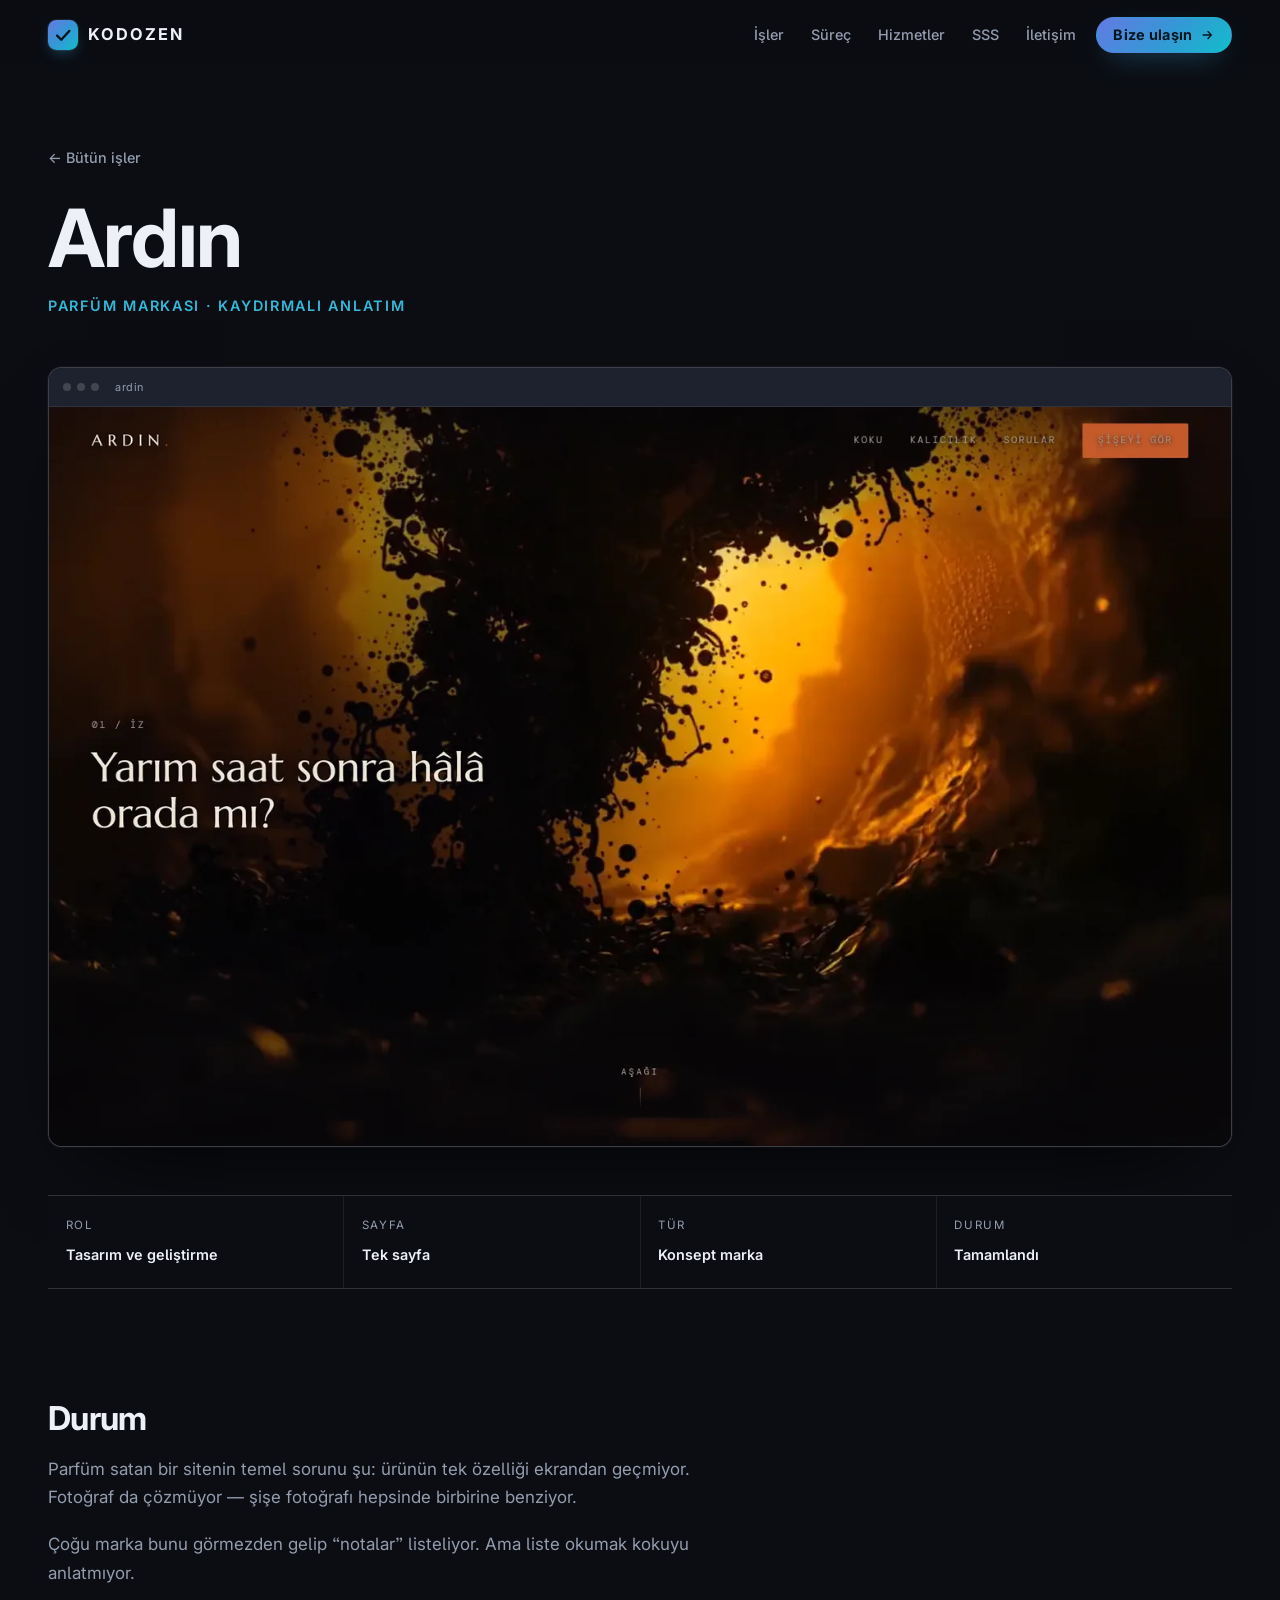
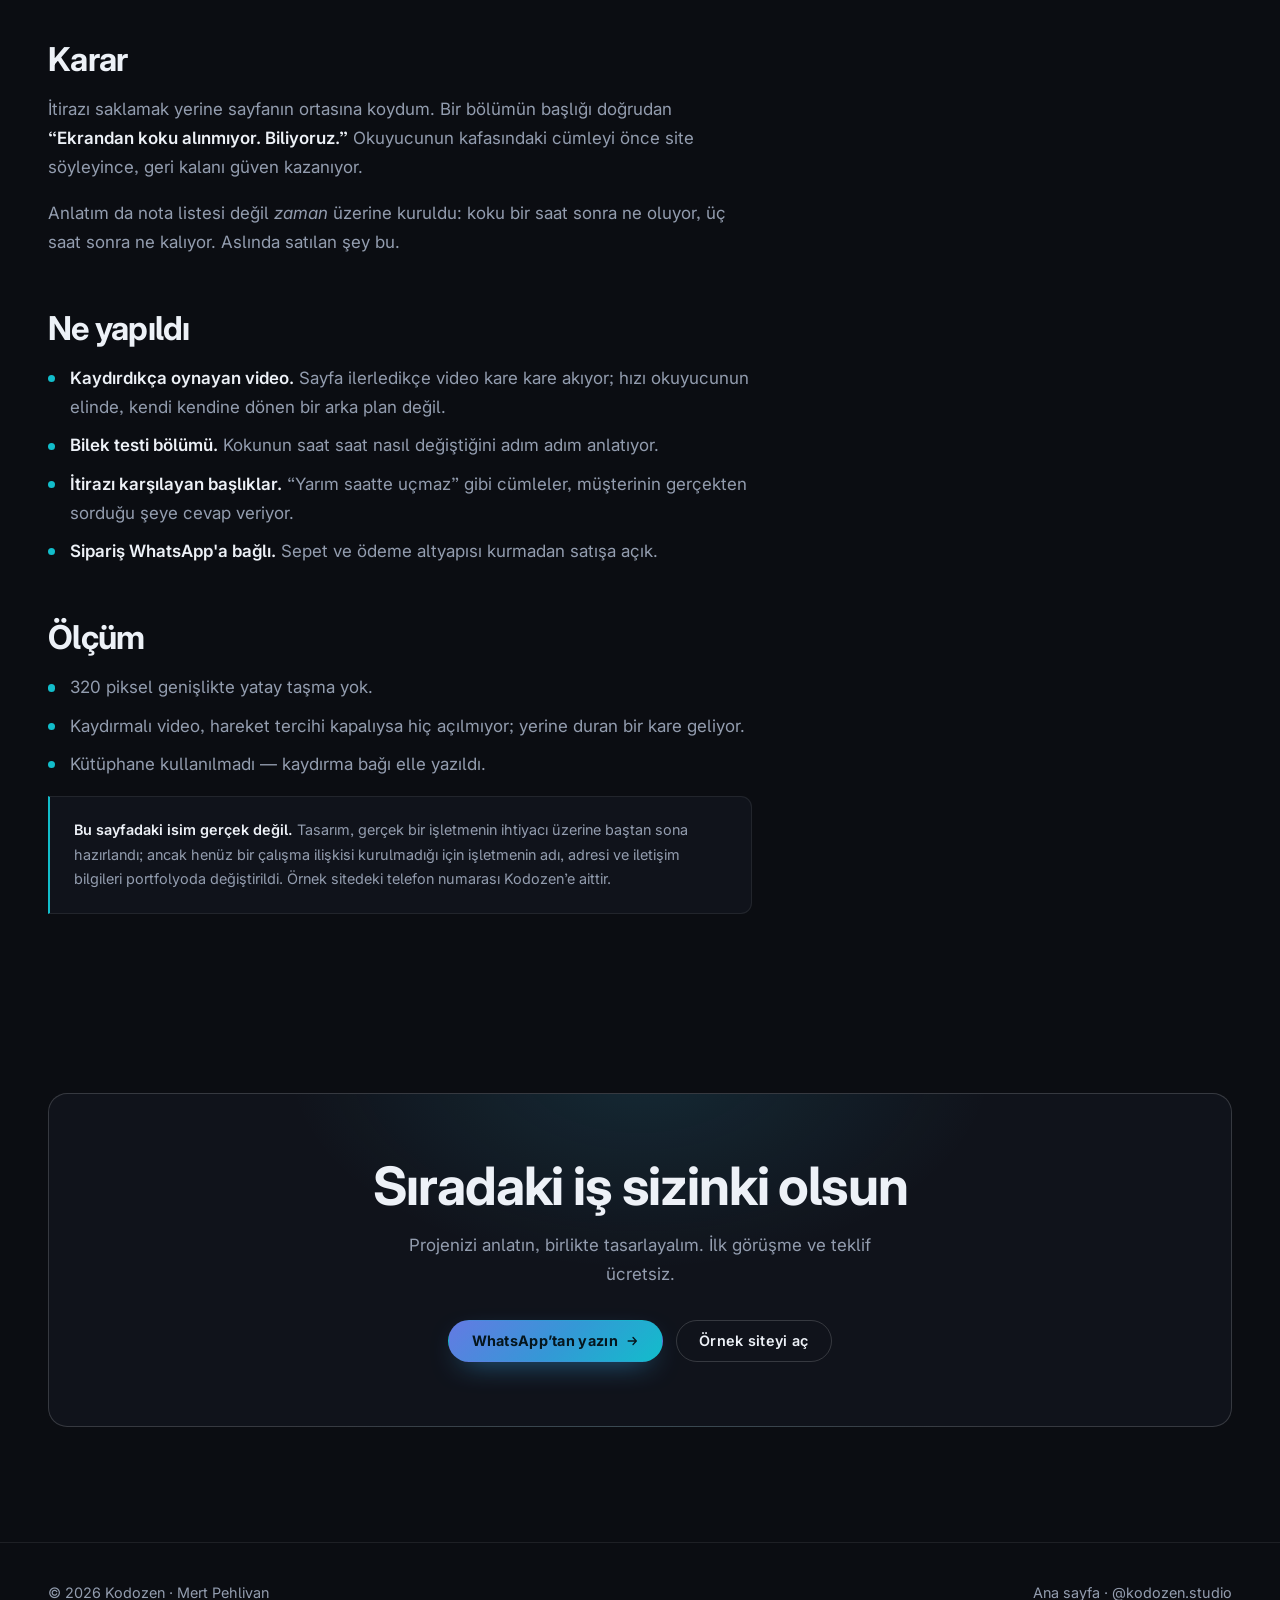
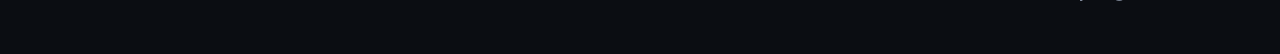
<file: is/ardin.html>
<!doctype html>
<html lang="tr" class="no-js">
<head>
<meta charset="utf-8">
<meta name="viewport" content="width=device-width, initial-scale=1">
<title>Ardın · Kodozen</title>
<meta name="description" content="Bir parfüm markası için, ekrandan koku alınamaması gerçeğinin üzerine kurulmuş bir site.">
<meta name="theme-color" content="#0b0d12">
<link rel="icon" href="../favicon.svg" type="image/svg+xml">
<meta property="og:type" content="article">
<meta property="og:title" content="Ardın · Kodozen">
<meta property="og:description" content="Bir parfüm markası için, ekrandan koku alınamaması gerçeğinin üzerine kurulmuş bir site.">
<meta property="og:image" content="../img/ardin-masaustu.jpg">
<meta name="twitter:card" content="summary_large_image">
<script>document.documentElement.className = "js";</script>
<link rel="preconnect" href="https://fonts.googleapis.com">
<link rel="preconnect" href="https://fonts.gstatic.com" crossorigin>
<link href="https://fonts.googleapis.com/css2?family=Inter:wght@400;500;600;700;800&family=Instrument+Serif:ital@0;1&display=swap" rel="stylesheet">
<link rel="stylesheet" href="../styles.css?v=27">
</head>
<body>

<a class="atla" href="#ana">İçeriğe geç</a>

<header class="ust" id="ustbar">
  <div class="kabuk ust__ic">
    <a class="marka" href="../index.html" aria-label="Kodozen ana sayfa">
      <span class="marka__im" aria-hidden="true">
        <svg viewBox="0 0 24 24" fill="none" stroke="#05161d" stroke-width="3.2" stroke-linecap="round" stroke-linejoin="round"><path d="M4 12.5 9.5 18 20 6.5"/></svg>
      </span>
      <span class="marka__ad">Kodozen</span>
    </a>
    <nav class="gezinti" id="ana-menu" aria-label="Ana menü">
      <a href="../index.html#isler">İşler</a>
      <a href="../index.html#surec">Süreç</a>
      <a href="../index.html#hizmetler">Hizmetler</a>
      <a href="../index.html#sss">SSS</a>
      <a href="../index.html#iletisim">İletişim</a>
    </nav>
    <button class="menu-dugme" type="button" aria-expanded="false" aria-controls="ana-menu">
      <span class="gizli">Menü</span>
      <span class="menu-dugme__cizgi" aria-hidden="true"></span>
    </button>
    <a class="dugme dugme--dolu dugme--kucuk" href="../index.html#iletisim">Bize ulaşın</a>
  </div>
</header>

<main id="ana">

  <section class="kabuk vaka__bas">
    <a class="geri" href="../index.html#isler">← Bütün işler</a>
    <h1>Ardın</h1>
    <p class="vaka__tur">Parfüm markası · Kaydırmalı anlatım</p>
  </section>

  <section class="kabuk">
    <div class="cerceve cerceve--masaustu belir">
      <div class="cerceve__cubuk" aria-hidden="true"><i></i><i></i><i></i><span class="cerceve__adres">ardin</span></div>
      <picture>
        <source type="image/webp" srcset="../img/ardin-masaustu.webp">
        <img src="../img/ardin-masaustu.jpg" width="1440" height="900" alt="Ardın sitesinin masaüstü görünümü." fetchpriority="high">
      </picture>
    </div>
  </section>

  <section class="kabuk">
    <dl class="kunye belir">
      <div><dt>Rol</dt><dd>Tasarım ve geliştirme</dd></div>
      <div><dt>Sayfa</dt><dd>Tek sayfa</dd></div>
      <div><dt>Tür</dt><dd>Konsept marka</dd></div>
      <div><dt>Durum</dt><dd>Tamamlandı</dd></div>
    </dl>
  </section>

  <section class="kabuk blok--ince">
    <div class="yazi belir">
      <h2>Durum</h2>
      <p>Parfüm satan bir sitenin temel sorunu şu: ürünün tek özelliği ekrandan geçmiyor. Fotoğraf da çözmüyor — şişe fotoğrafı hepsinde birbirine benziyor.</p>
      <p>Çoğu marka bunu görmezden gelip &ldquo;notalar&rdquo; listeliyor. Ama liste okumak kokuyu anlatmıyor.</p>
      <h2>Karar</h2>
      <p>İtirazı saklamak yerine sayfanın ortasına koydum. Bir bölümün başlığı doğrudan <strong>&ldquo;Ekrandan koku alınmıyor. Biliyoruz.&rdquo;</strong> Okuyucunun kafasındaki cümleyi önce site söyleyince, geri kalanı güven kazanıyor.</p>
      <p>Anlatım da nota listesi değil <em>zaman</em> üzerine kuruldu: koku bir saat sonra ne oluyor, üç saat sonra ne kalıyor. Aslında satılan şey bu.</p>
      <h2>Ne yapıldı</h2>
      <ul>
        <li><strong>Kaydırdıkça oynayan video.</strong> Sayfa ilerledikçe video kare kare akıyor; hızı okuyucunun elinde, kendi kendine dönen bir arka plan değil.</li>
        <li><strong>Bilek testi bölümü.</strong> Kokunun saat saat nasıl değiştiğini adım adım anlatıyor.</li>
        <li><strong>İtirazı karşılayan başlıklar.</strong> &ldquo;Yarım saatte uçmaz&rdquo; gibi cümleler, müşterinin gerçekten sorduğu şeye cevap veriyor.</li>
        <li><strong>Sipariş WhatsApp'a bağlı.</strong> Sepet ve ödeme altyapısı kurmadan satışa açık.</li>
      </ul>
      <h2>Ölçüm</h2>
      <ul>
        <li>320 piksel genişlikte yatay taşma yok.</li>
        <li>Kaydırmalı video, hareket tercihi kapalıysa hiç açılmıyor; yerine duran bir kare geliyor.</li>
        <li>Kütüphane kullanılmadı — kaydırma bağı elle yazıldı.</li>
      </ul>
    </div>

    <div class="yazi">
      <p class="uyari belir">
        <strong>Bu sayfadaki isim gerçek değil.</strong> Tasarım, gerçek bir işletmenin
        ihtiyacı üzerine baştan sona hazırlandı; ancak henüz bir çalışma ilişkisi
        kurulmadığı için işletmenin adı, adresi ve iletişim bilgileri portfolyoda
        değiştirildi. Örnek sitedeki telefon numarası Kodozen’e aittir.
      </p>
    </div>
  </section>

  <section class="kabuk blok">
    <div class="iletisim belir">
      <h2>Sıradaki iş sizinki olsun</h2>
      <p>Projenizi anlatın, birlikte tasarlayalım. İlk görüşme ve teklif ücretsiz.</p>
      <div class="iletisim__eylem">
        <a class="dugme dugme--dolu" href="https://wa.me/905426242468?text=Merhaba%2C%20Kodozen%20ile%20bir%20web%20sitesi%20projesi%20konu%C5%9Fmak%20istiyorum." target="_blank" rel="noopener">WhatsApp’tan yazın</a>
        <a class="dugme dugme--bos" href="../demo/ardin/" target="_blank" rel="noopener">Örnek siteyi aç</a>
      </div>
    </div>
  </section>

</main>

<footer class="alt">
  <div class="kabuk alt__ic">
    <p>© <span id="yil">2026</span> Kodozen · Mert Pehlivan</p>
    <p><a href="../index.html">Ana sayfa</a> · <a href="https://instagram.com/kodozen.studio" target="_blank" rel="noopener">@kodozen.studio</a></p>
  </div>
</footer>

<script src="../app.js?v=27"></script>
</body>
</html>
</file>
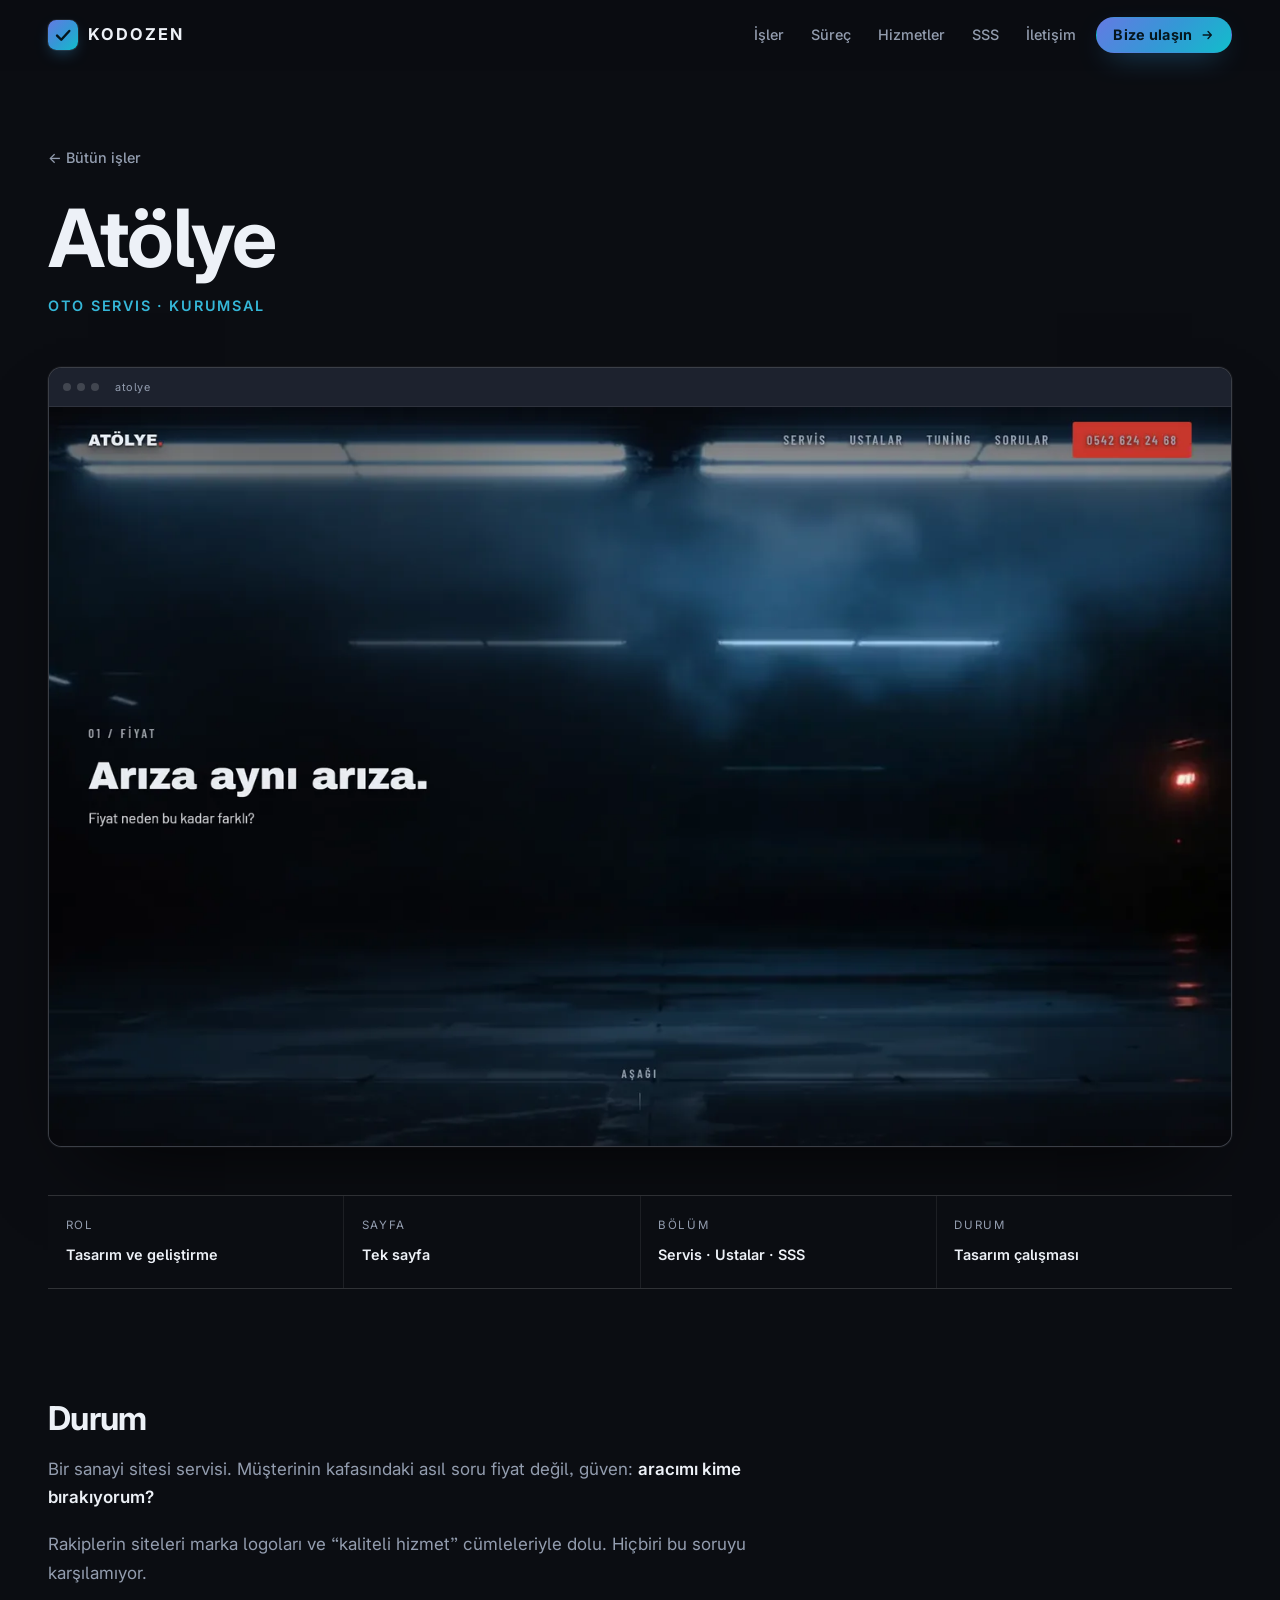
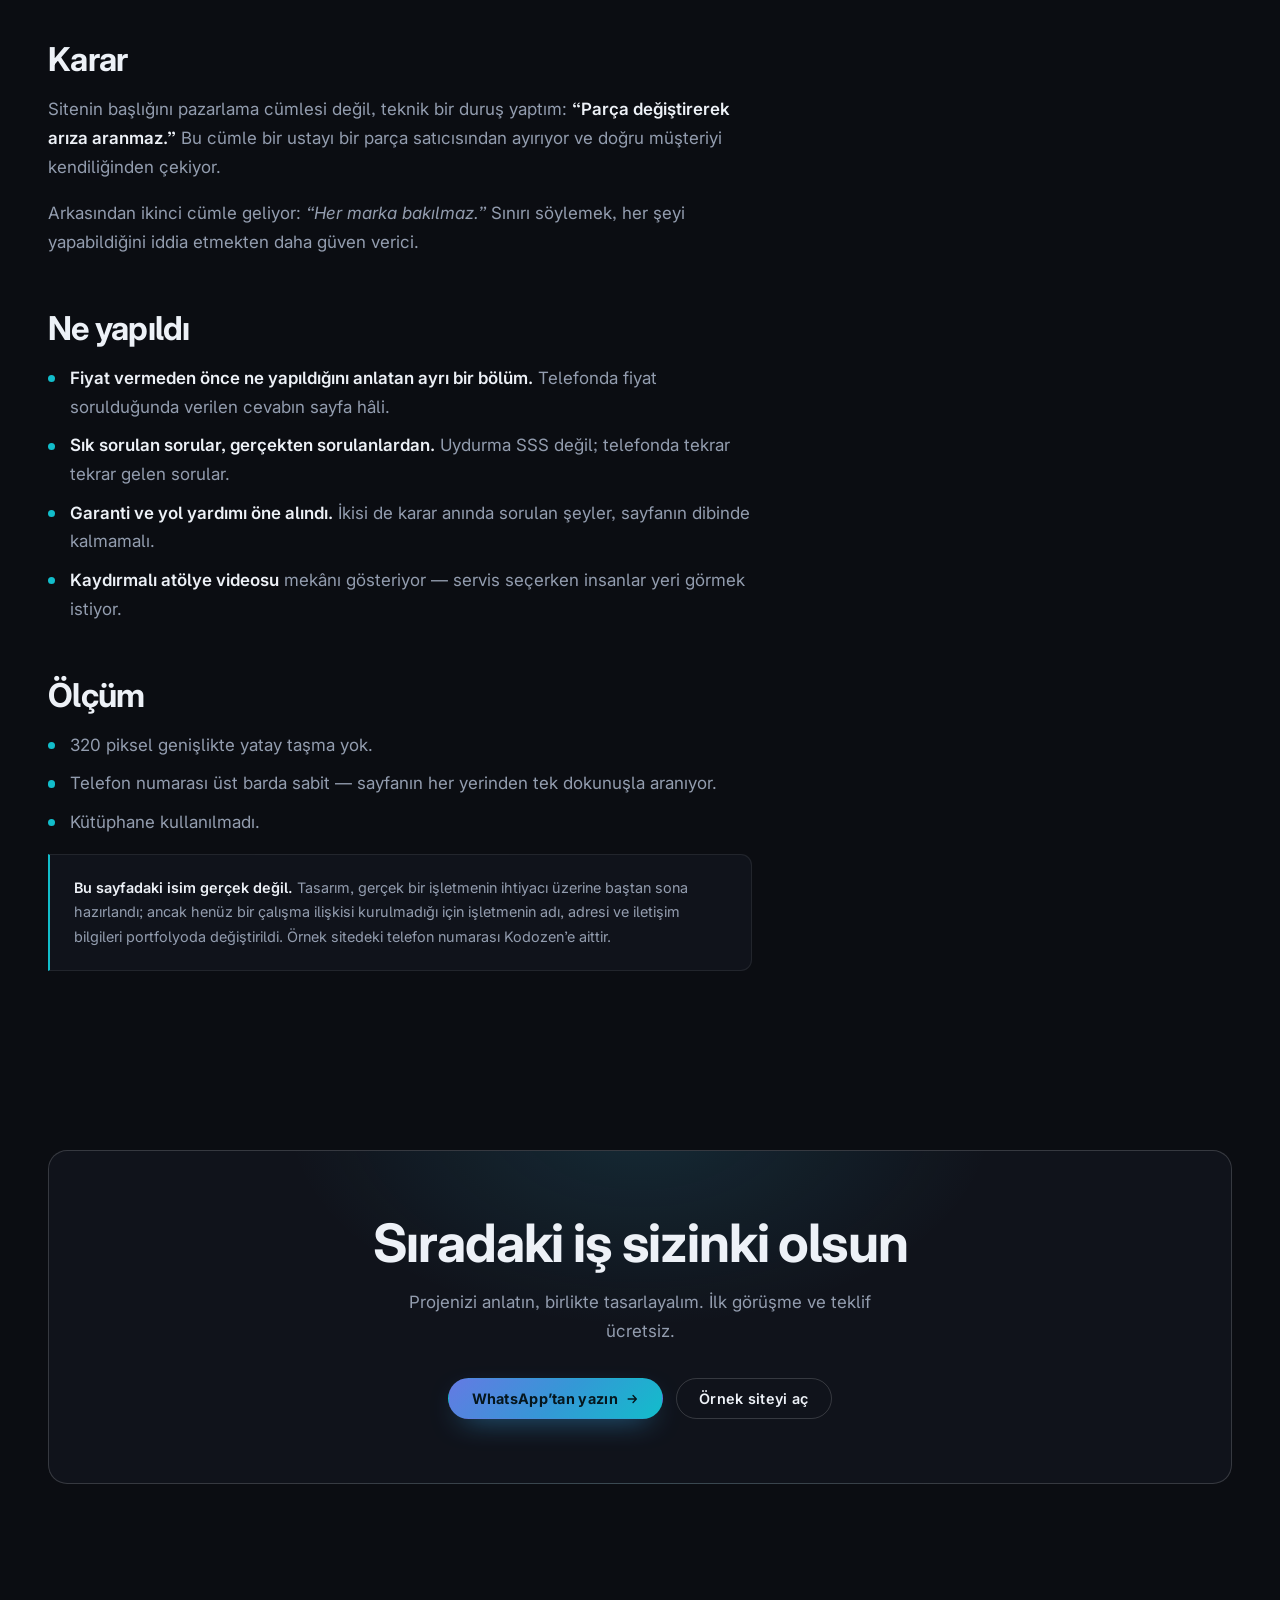
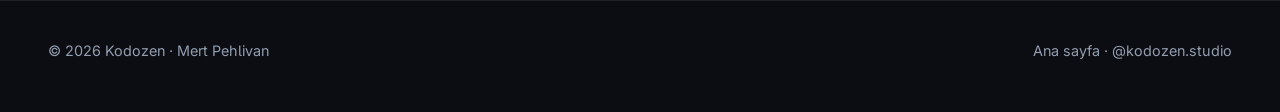
<file: is/atolye.html>
<!doctype html>
<html lang="tr" class="no-js">
<head>
<meta charset="utf-8">
<meta name="viewport" content="width=device-width, initial-scale=1">
<title>Atölye · Kodozen</title>
<meta name="description" content="Alman marka araçlara bakan bir servis için, tek bir güven sorusu üzerine kurulmuş bir site.">
<meta name="theme-color" content="#0b0d12">
<link rel="icon" href="../favicon.svg" type="image/svg+xml">
<meta property="og:type" content="article">
<meta property="og:title" content="Atölye · Kodozen">
<meta property="og:description" content="Alman marka araçlara bakan bir servis için, tek bir güven sorusu üzerine kurulmuş bir site.">
<meta property="og:image" content="../img/atolye-masaustu.jpg">
<meta name="twitter:card" content="summary_large_image">
<script>document.documentElement.className = "js";</script>
<link rel="preconnect" href="https://fonts.googleapis.com">
<link rel="preconnect" href="https://fonts.gstatic.com" crossorigin>
<link href="https://fonts.googleapis.com/css2?family=Inter:wght@400;500;600;700;800&family=Instrument+Serif:ital@0;1&display=swap" rel="stylesheet">
<link rel="stylesheet" href="../styles.css?v=27">
</head>
<body>

<a class="atla" href="#ana">İçeriğe geç</a>

<header class="ust" id="ustbar">
  <div class="kabuk ust__ic">
    <a class="marka" href="../index.html" aria-label="Kodozen ana sayfa">
      <span class="marka__im" aria-hidden="true">
        <svg viewBox="0 0 24 24" fill="none" stroke="#05161d" stroke-width="3.2" stroke-linecap="round" stroke-linejoin="round"><path d="M4 12.5 9.5 18 20 6.5"/></svg>
      </span>
      <span class="marka__ad">Kodozen</span>
    </a>
    <nav class="gezinti" id="ana-menu" aria-label="Ana menü">
      <a href="../index.html#isler">İşler</a>
      <a href="../index.html#surec">Süreç</a>
      <a href="../index.html#hizmetler">Hizmetler</a>
      <a href="../index.html#sss">SSS</a>
      <a href="../index.html#iletisim">İletişim</a>
    </nav>
    <button class="menu-dugme" type="button" aria-expanded="false" aria-controls="ana-menu">
      <span class="gizli">Menü</span>
      <span class="menu-dugme__cizgi" aria-hidden="true"></span>
    </button>
    <a class="dugme dugme--dolu dugme--kucuk" href="../index.html#iletisim">Bize ulaşın</a>
  </div>
</header>

<main id="ana">

  <section class="kabuk vaka__bas">
    <a class="geri" href="../index.html#isler">← Bütün işler</a>
    <h1>Atölye</h1>
    <p class="vaka__tur">Oto servis · Kurumsal</p>
  </section>

  <section class="kabuk">
    <div class="cerceve cerceve--masaustu belir">
      <div class="cerceve__cubuk" aria-hidden="true"><i></i><i></i><i></i><span class="cerceve__adres">atolye</span></div>
      <picture>
        <source type="image/webp" srcset="../img/atolye-masaustu.webp">
        <img src="../img/atolye-masaustu.jpg" width="1440" height="900" alt="Atölye sitesinin masaüstü görünümü." fetchpriority="high">
      </picture>
    </div>
  </section>

  <section class="kabuk">
    <dl class="kunye belir">
      <div><dt>Rol</dt><dd>Tasarım ve geliştirme</dd></div>
      <div><dt>Sayfa</dt><dd>Tek sayfa</dd></div>
      <div><dt>Bölüm</dt><dd>Servis · Ustalar · SSS</dd></div>
      <div><dt>Durum</dt><dd>Tasarım çalışması</dd></div>
    </dl>
  </section>

  <section class="kabuk blok--ince">
    <div class="yazi belir">
      <h2>Durum</h2>
      <p>Bir sanayi sitesi servisi. Müşterinin kafasındaki asıl soru fiyat değil, güven: <strong>aracımı kime bırakıyorum?</strong></p>
      <p>Rakiplerin siteleri marka logoları ve &ldquo;kaliteli hizmet&rdquo; cümleleriyle dolu. Hiçbiri bu soruyu karşılamıyor.</p>
      <h2>Karar</h2>
      <p>Sitenin başlığını pazarlama cümlesi değil, teknik bir duruş yaptım: <strong>&ldquo;Parça değiştirerek arıza aranmaz.&rdquo;</strong> Bu cümle bir ustayı bir parça satıcısından ayırıyor ve doğru müşteriyi kendiliğinden çekiyor.</p>
      <p>Arkasından ikinci cümle geliyor: <em>&ldquo;Her marka bakılmaz.&rdquo;</em> Sınırı söylemek, her şeyi yapabildiğini iddia etmekten daha güven verici.</p>
      <h2>Ne yapıldı</h2>
      <ul>
        <li><strong>Fiyat vermeden önce ne yapıldığını anlatan ayrı bir bölüm.</strong> Telefonda fiyat sorulduğunda verilen cevabın sayfa hâli.</li>
        <li><strong>Sık sorulan sorular, gerçekten sorulanlardan.</strong> Uydurma SSS değil; telefonda tekrar tekrar gelen sorular.</li>
        <li><strong>Garanti ve yol yardımı öne alındı.</strong> İkisi de karar anında sorulan şeyler, sayfanın dibinde kalmamalı.</li>
        <li><strong>Kaydırmalı atölye videosu</strong> mekânı gösteriyor — servis seçerken insanlar yeri görmek istiyor.</li>
      </ul>
      <h2>Ölçüm</h2>
      <ul>
        <li>320 piksel genişlikte yatay taşma yok.</li>
        <li>Telefon numarası üst barda sabit — sayfanın her yerinden tek dokunuşla aranıyor.</li>
        <li>Kütüphane kullanılmadı.</li>
      </ul>
    </div>

    <div class="yazi">
      <p class="uyari belir">
        <strong>Bu sayfadaki isim gerçek değil.</strong> Tasarım, gerçek bir işletmenin
        ihtiyacı üzerine baştan sona hazırlandı; ancak henüz bir çalışma ilişkisi
        kurulmadığı için işletmenin adı, adresi ve iletişim bilgileri portfolyoda
        değiştirildi. Örnek sitedeki telefon numarası Kodozen’e aittir.
      </p>
    </div>
  </section>

  <section class="kabuk blok">
    <div class="iletisim belir">
      <h2>Sıradaki iş sizinki olsun</h2>
      <p>Projenizi anlatın, birlikte tasarlayalım. İlk görüşme ve teklif ücretsiz.</p>
      <div class="iletisim__eylem">
        <a class="dugme dugme--dolu" href="https://wa.me/905426242468?text=Merhaba%2C%20Kodozen%20ile%20bir%20web%20sitesi%20projesi%20konu%C5%9Fmak%20istiyorum." target="_blank" rel="noopener">WhatsApp’tan yazın</a>
        <a class="dugme dugme--bos" href="../demo/atolye/" target="_blank" rel="noopener">Örnek siteyi aç</a>
      </div>
    </div>
  </section>

</main>

<footer class="alt">
  <div class="kabuk alt__ic">
    <p>© <span id="yil">2026</span> Kodozen · Mert Pehlivan</p>
    <p><a href="../index.html">Ana sayfa</a> · <a href="https://instagram.com/kodozen.studio" target="_blank" rel="noopener">@kodozen.studio</a></p>
  </div>
</footer>

<script src="../app.js?v=27"></script>
</body>
</html>
</file>
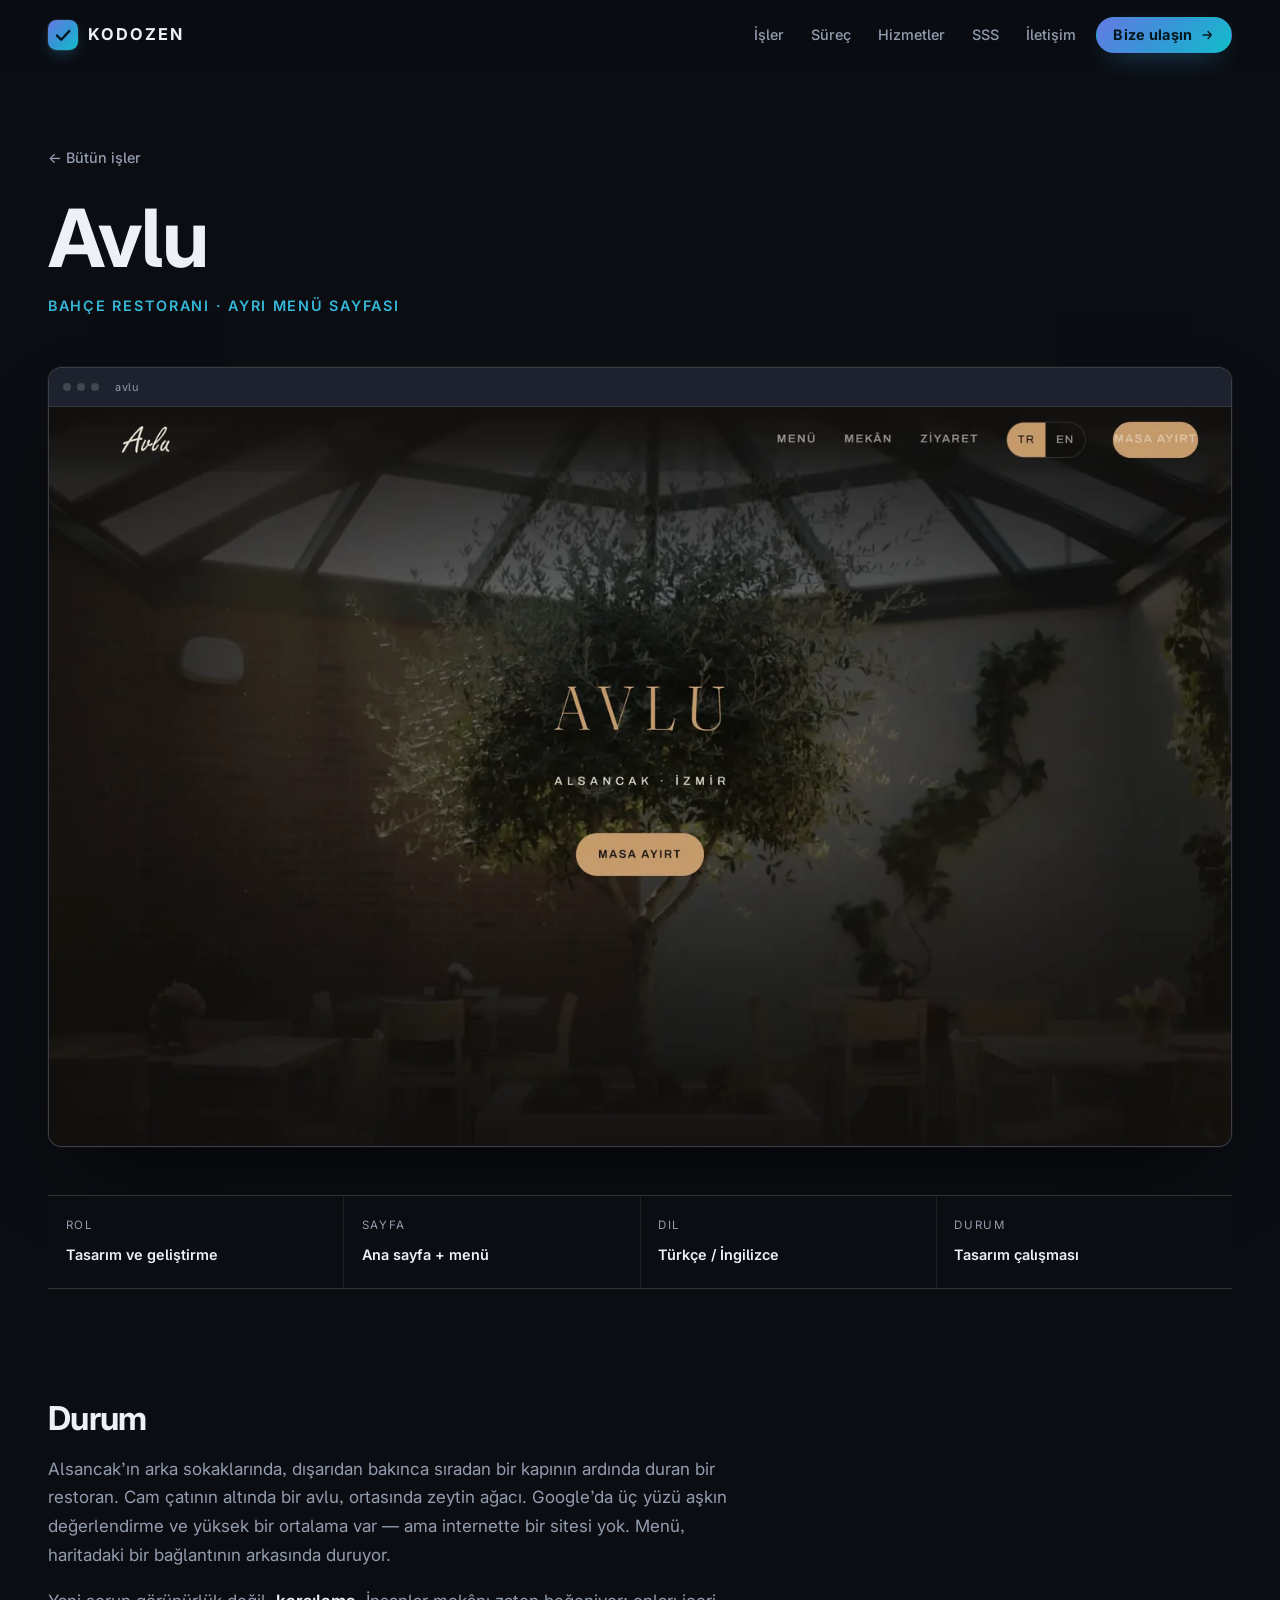
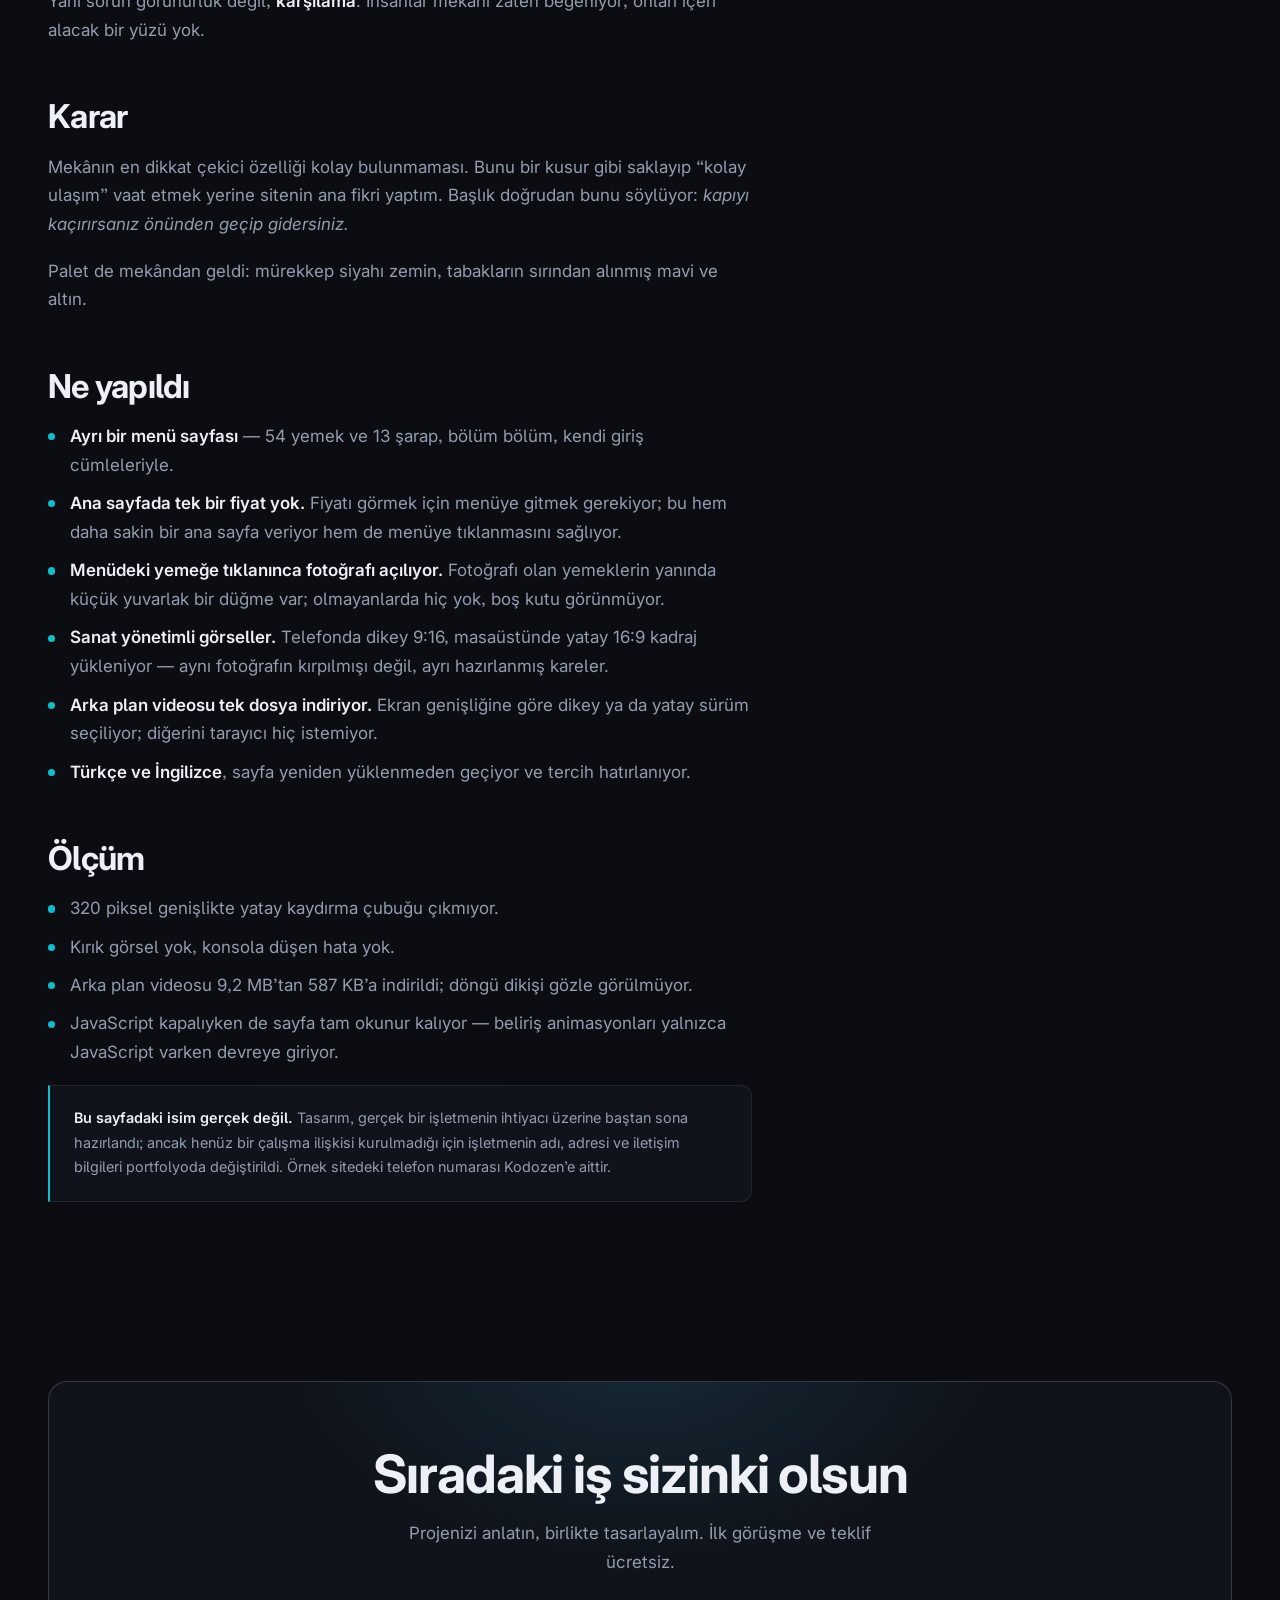
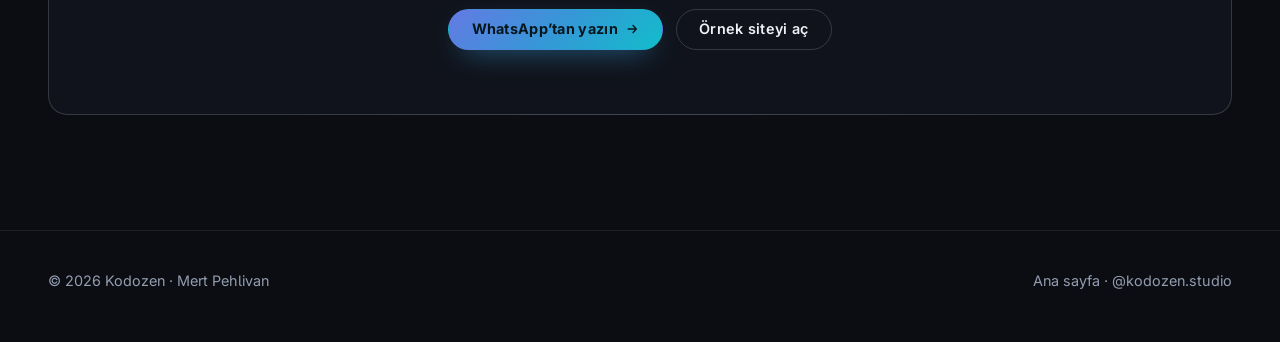
<file: is/avlu.html>
<!doctype html>
<html lang="tr" class="no-js">
<head>
<meta charset="utf-8">
<meta name="viewport" content="width=device-width, initial-scale=1">
<title>Avlu · Kodozen</title>
<meta name="description" content="Sokaktan görünmeyen bir avlu restoranı için, gizliliği kusur değil kimlik yapan bir site.">
<meta name="theme-color" content="#0b0d12">
<link rel="icon" href="../favicon.svg" type="image/svg+xml">
<meta property="og:type" content="article">
<meta property="og:title" content="Avlu · Kodozen">
<meta property="og:description" content="Sokaktan görünmeyen bir avlu restoranı için, gizliliği kusur değil kimlik yapan bir site.">
<meta property="og:image" content="../img/avlu-masaustu.jpg">
<meta name="twitter:card" content="summary_large_image">
<script>document.documentElement.className = "js";</script>
<link rel="preconnect" href="https://fonts.googleapis.com">
<link rel="preconnect" href="https://fonts.gstatic.com" crossorigin>
<link href="https://fonts.googleapis.com/css2?family=Inter:wght@400;500;600;700;800&family=Instrument+Serif:ital@0;1&display=swap" rel="stylesheet">
<link rel="stylesheet" href="../styles.css?v=27">
</head>
<body>

<a class="atla" href="#ana">İçeriğe geç</a>

<header class="ust" id="ustbar">
  <div class="kabuk ust__ic">
    <a class="marka" href="../index.html" aria-label="Kodozen ana sayfa">
      <span class="marka__im" aria-hidden="true">
        <svg viewBox="0 0 24 24" fill="none" stroke="#05161d" stroke-width="3.2" stroke-linecap="round" stroke-linejoin="round"><path d="M4 12.5 9.5 18 20 6.5"/></svg>
      </span>
      <span class="marka__ad">Kodozen</span>
    </a>
    <nav class="gezinti" id="ana-menu" aria-label="Ana menü">
      <a href="../index.html#isler">İşler</a>
      <a href="../index.html#surec">Süreç</a>
      <a href="../index.html#hizmetler">Hizmetler</a>
      <a href="../index.html#sss">SSS</a>
      <a href="../index.html#iletisim">İletişim</a>
    </nav>
    <button class="menu-dugme" type="button" aria-expanded="false" aria-controls="ana-menu">
      <span class="gizli">Menü</span>
      <span class="menu-dugme__cizgi" aria-hidden="true"></span>
    </button>
    <a class="dugme dugme--dolu dugme--kucuk" href="../index.html#iletisim">Bize ulaşın</a>
  </div>
</header>

<main id="ana">

  <section class="kabuk vaka__bas">
    <a class="geri" href="../index.html#isler">← Bütün işler</a>
    <h1>Avlu</h1>
    <p class="vaka__tur">Bahçe restoranı · Ayrı menü sayfası</p>
  </section>

  <section class="kabuk">
    <div class="cerceve cerceve--masaustu belir">
      <div class="cerceve__cubuk" aria-hidden="true"><i></i><i></i><i></i><span class="cerceve__adres">avlu</span></div>
      <picture>
        <source type="image/webp" srcset="../img/avlu-masaustu.webp">
        <img src="../img/avlu-masaustu.jpg" width="1440" height="900" alt="Avlu sitesinin masaüstü görünümü." fetchpriority="high">
      </picture>
    </div>
  </section>

  <section class="kabuk">
    <dl class="kunye belir">
      <div><dt>Rol</dt><dd>Tasarım ve geliştirme</dd></div>
      <div><dt>Sayfa</dt><dd>Ana sayfa + menü</dd></div>
      <div><dt>Dil</dt><dd>Türkçe / İngilizce</dd></div>
      <div><dt>Durum</dt><dd>Tasarım çalışması</dd></div>
    </dl>
  </section>

  <section class="kabuk blok--ince">
    <div class="yazi belir">
      <h2>Durum</h2>
      <p>Alsancak’ın arka sokaklarında, dışarıdan bakınca sıradan bir kapının ardında duran bir restoran. Cam çatının altında bir avlu, ortasında zeytin ağacı. Google’da üç yüzü aşkın değerlendirme ve yüksek bir ortalama var — ama internette bir sitesi yok. Menü, haritadaki bir bağlantının arkasında duruyor.</p>
      <p>Yani sorun görünürlük değil, <strong>karşılama</strong>. İnsanlar mekânı zaten beğeniyor; onları içeri alacak bir yüzü yok.</p>
      <h2>Karar</h2>
      <p>Mekânın en dikkat çekici özelliği kolay bulunmaması. Bunu bir kusur gibi saklayıp “kolay ulaşım” vaat etmek yerine sitenin ana fikri yaptım. Başlık doğrudan bunu söylüyor: <em>kapıyı kaçırırsanız önünden geçip gidersiniz.</em></p>
      <p>Palet de mekândan geldi: mürekkep siyahı zemin, tabakların sırından alınmış mavi ve altın.</p>
      <h2>Ne yapıldı</h2>
      <ul>
        <li><strong>Ayrı bir menü sayfası</strong> — 54 yemek ve 13 şarap, bölüm bölüm, kendi giriş cümleleriyle.</li>
        <li><strong>Ana sayfada tek bir fiyat yok.</strong> Fiyatı görmek için menüye gitmek gerekiyor; bu hem daha sakin bir ana sayfa veriyor hem de menüye tıklanmasını sağlıyor.</li>
        <li><strong>Menüdeki yemeğe tıklanınca fotoğrafı açılıyor.</strong> Fotoğrafı olan yemeklerin yanında küçük yuvarlak bir düğme var; olmayanlarda hiç yok, boş kutu görünmüyor.</li>
        <li><strong>Sanat yönetimli görseller.</strong> Telefonda dikey 9:16, masaüstünde yatay 16:9 kadraj yükleniyor — aynı fotoğrafın kırpılmışı değil, ayrı hazırlanmış kareler.</li>
        <li><strong>Arka plan videosu tek dosya indiriyor.</strong> Ekran genişliğine göre dikey ya da yatay sürüm seçiliyor; diğerini tarayıcı hiç istemiyor.</li>
        <li><strong>Türkçe ve İngilizce</strong>, sayfa yeniden yüklenmeden geçiyor ve tercih hatırlanıyor.</li>
      </ul>
      <h2>Ölçüm</h2>
      <ul>
        <li>320 piksel genişlikte yatay kaydırma çubuğu çıkmıyor.</li>
        <li>Kırık görsel yok, konsola düşen hata yok.</li>
        <li>Arka plan videosu 9,2 MB’tan 587 KB’a indirildi; döngü dikişi gözle görülmüyor.</li>
        <li>JavaScript kapalıyken de sayfa tam okunur kalıyor — beliriş animasyonları yalnızca JavaScript varken devreye giriyor.</li>
      </ul>
    </div>

    <div class="yazi">
      <p class="uyari belir">
        <strong>Bu sayfadaki isim gerçek değil.</strong> Tasarım, gerçek bir işletmenin
        ihtiyacı üzerine baştan sona hazırlandı; ancak henüz bir çalışma ilişkisi
        kurulmadığı için işletmenin adı, adresi ve iletişim bilgileri portfolyoda
        değiştirildi. Örnek sitedeki telefon numarası Kodozen’e aittir.
      </p>
    </div>
  </section>

  <section class="kabuk blok">
    <div class="iletisim belir">
      <h2>Sıradaki iş sizinki olsun</h2>
      <p>Projenizi anlatın, birlikte tasarlayalım. İlk görüşme ve teklif ücretsiz.</p>
      <div class="iletisim__eylem">
        <a class="dugme dugme--dolu" href="https://wa.me/905426242468?text=Merhaba%2C%20Kodozen%20ile%20bir%20web%20sitesi%20projesi%20konu%C5%9Fmak%20istiyorum." target="_blank" rel="noopener">WhatsApp’tan yazın</a>
        <a class="dugme dugme--bos" href="../demo/avlu/" target="_blank" rel="noopener">Örnek siteyi aç</a>
      </div>
    </div>
  </section>

</main>

<footer class="alt">
  <div class="kabuk alt__ic">
    <p>© <span id="yil">2026</span> Kodozen · Mert Pehlivan</p>
    <p><a href="../index.html">Ana sayfa</a> · <a href="https://instagram.com/kodozen.studio" target="_blank" rel="noopener">@kodozen.studio</a></p>
  </div>
</footer>

<script src="../app.js?v=27"></script>
</body>
</html>
</file>
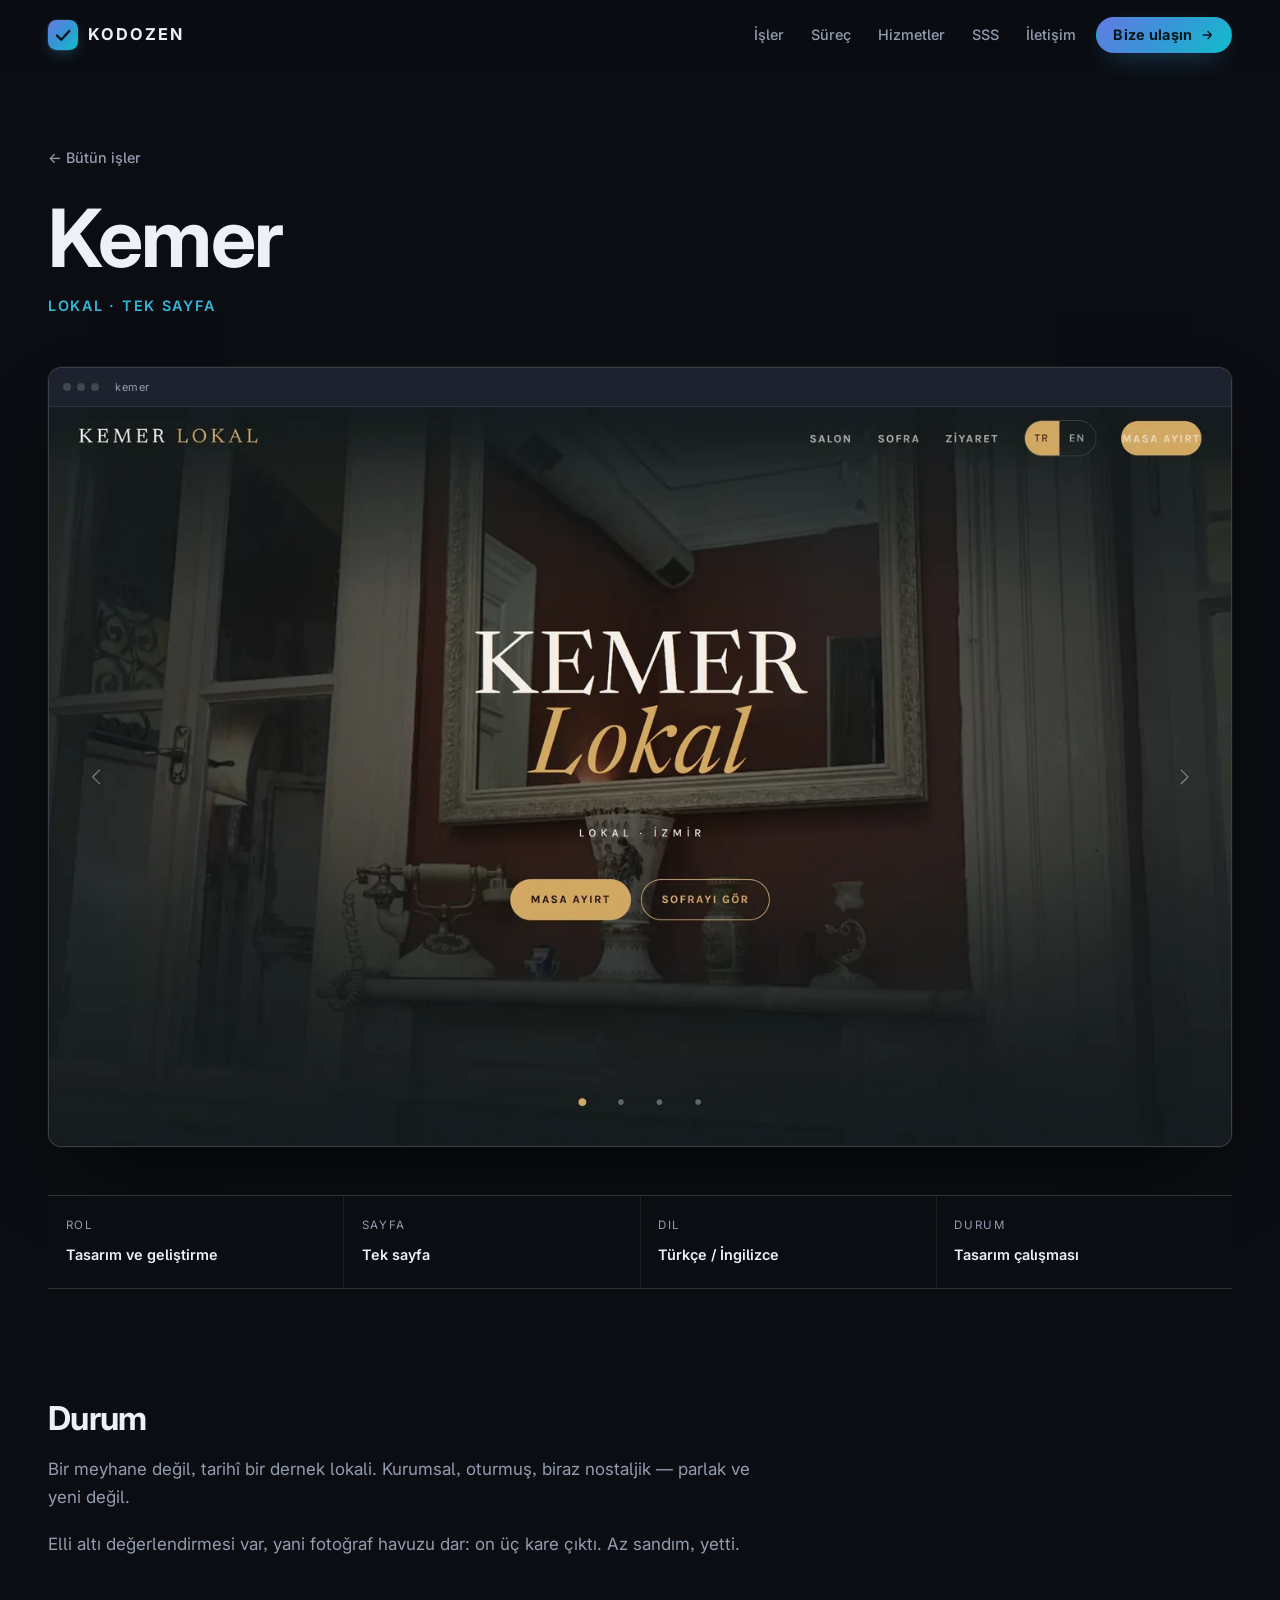
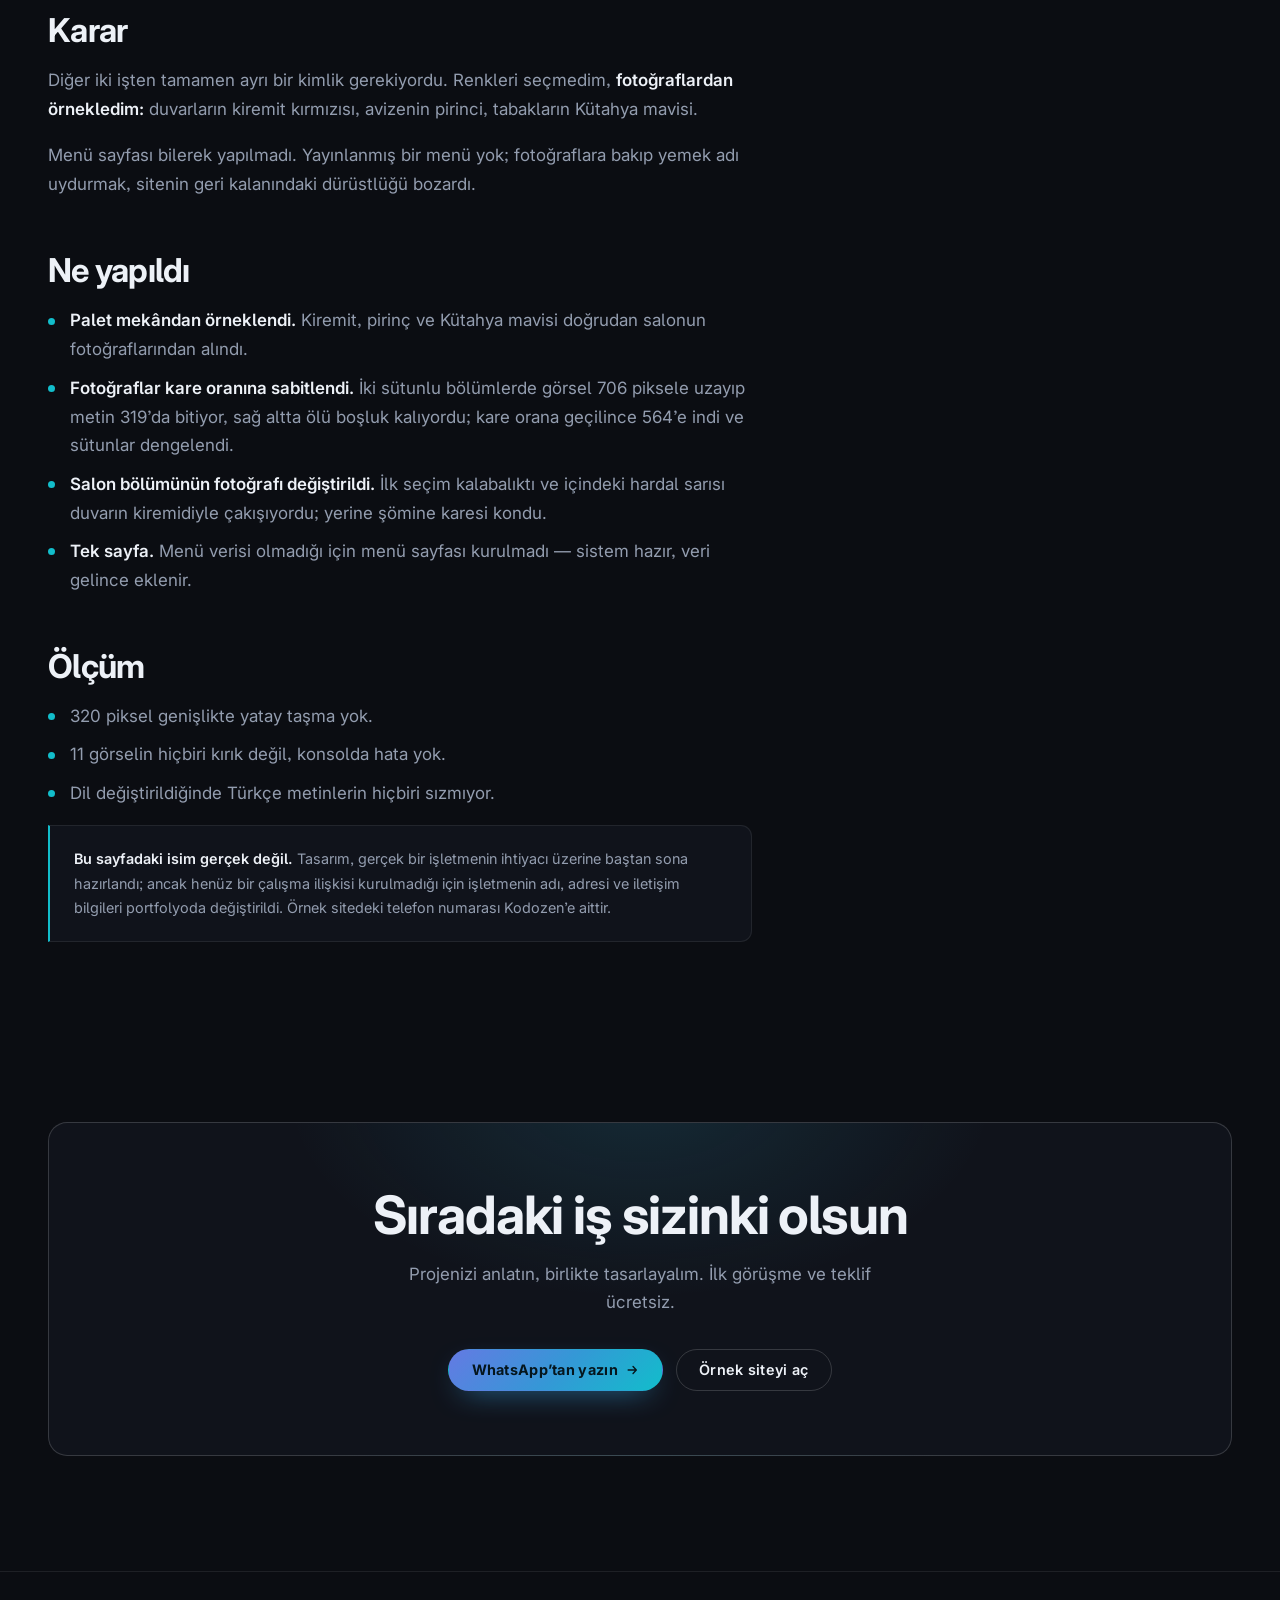
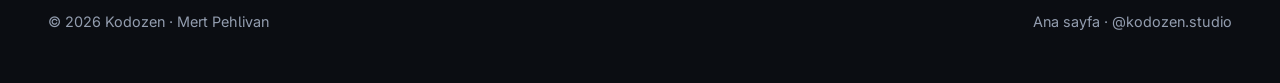
<file: is/kemer.html>
<!doctype html>
<html lang="tr" class="no-js">
<head>
<meta charset="utf-8">
<meta name="viewport" content="width=device-width, initial-scale=1">
<title>Kemer · Kodozen</title>
<meta name="description" content="Köklü bir lokal için, rengini doğrudan kendi salonundan alan bir site.">
<meta name="theme-color" content="#0b0d12">
<link rel="icon" href="../favicon.svg" type="image/svg+xml">
<meta property="og:type" content="article">
<meta property="og:title" content="Kemer · Kodozen">
<meta property="og:description" content="Köklü bir lokal için, rengini doğrudan kendi salonundan alan bir site.">
<meta property="og:image" content="../img/kemer-masaustu.jpg">
<meta name="twitter:card" content="summary_large_image">
<script>document.documentElement.className = "js";</script>
<link rel="preconnect" href="https://fonts.googleapis.com">
<link rel="preconnect" href="https://fonts.gstatic.com" crossorigin>
<link href="https://fonts.googleapis.com/css2?family=Inter:wght@400;500;600;700;800&family=Instrument+Serif:ital@0;1&display=swap" rel="stylesheet">
<link rel="stylesheet" href="../styles.css?v=27">
</head>
<body>

<a class="atla" href="#ana">İçeriğe geç</a>

<header class="ust" id="ustbar">
  <div class="kabuk ust__ic">
    <a class="marka" href="../index.html" aria-label="Kodozen ana sayfa">
      <span class="marka__im" aria-hidden="true">
        <svg viewBox="0 0 24 24" fill="none" stroke="#05161d" stroke-width="3.2" stroke-linecap="round" stroke-linejoin="round"><path d="M4 12.5 9.5 18 20 6.5"/></svg>
      </span>
      <span class="marka__ad">Kodozen</span>
    </a>
    <nav class="gezinti" id="ana-menu" aria-label="Ana menü">
      <a href="../index.html#isler">İşler</a>
      <a href="../index.html#surec">Süreç</a>
      <a href="../index.html#hizmetler">Hizmetler</a>
      <a href="../index.html#sss">SSS</a>
      <a href="../index.html#iletisim">İletişim</a>
    </nav>
    <button class="menu-dugme" type="button" aria-expanded="false" aria-controls="ana-menu">
      <span class="gizli">Menü</span>
      <span class="menu-dugme__cizgi" aria-hidden="true"></span>
    </button>
    <a class="dugme dugme--dolu dugme--kucuk" href="../index.html#iletisim">Bize ulaşın</a>
  </div>
</header>

<main id="ana">

  <section class="kabuk vaka__bas">
    <a class="geri" href="../index.html#isler">← Bütün işler</a>
    <h1>Kemer</h1>
    <p class="vaka__tur">Lokal · Tek sayfa</p>
  </section>

  <section class="kabuk">
    <div class="cerceve cerceve--masaustu belir">
      <div class="cerceve__cubuk" aria-hidden="true"><i></i><i></i><i></i><span class="cerceve__adres">kemer</span></div>
      <picture>
        <source type="image/webp" srcset="../img/kemer-masaustu.webp">
        <img src="../img/kemer-masaustu.jpg" width="1440" height="900" alt="Kemer sitesinin masaüstü görünümü." fetchpriority="high">
      </picture>
    </div>
  </section>

  <section class="kabuk">
    <dl class="kunye belir">
      <div><dt>Rol</dt><dd>Tasarım ve geliştirme</dd></div>
      <div><dt>Sayfa</dt><dd>Tek sayfa</dd></div>
      <div><dt>Dil</dt><dd>Türkçe / İngilizce</dd></div>
      <div><dt>Durum</dt><dd>Tasarım çalışması</dd></div>
    </dl>
  </section>

  <section class="kabuk blok--ince">
    <div class="yazi belir">
      <h2>Durum</h2>
      <p>Bir meyhane değil, tarihî bir dernek lokali. Kurumsal, oturmuş, biraz nostaljik — parlak ve yeni değil.</p>
      <p>Elli altı değerlendirmesi var, yani fotoğraf havuzu dar: on üç kare çıktı. Az sandım, yetti.</p>
      <h2>Karar</h2>
      <p>Diğer iki işten tamamen ayrı bir kimlik gerekiyordu. Renkleri seçmedim, <strong>fotoğraflardan örnekledim:</strong> duvarların kiremit kırmızısı, avizenin pirinci, tabakların Kütahya mavisi.</p>
      <p>Menü sayfası bilerek yapılmadı. Yayınlanmış bir menü yok; fotoğraflara bakıp yemek adı uydurmak, sitenin geri kalanındaki dürüstlüğü bozardı.</p>
      <h2>Ne yapıldı</h2>
      <ul>
        <li><strong>Palet mekândan örneklendi.</strong> Kiremit, pirinç ve Kütahya mavisi doğrudan salonun fotoğraflarından alındı.</li>
        <li><strong>Fotoğraflar kare oranına sabitlendi.</strong> İki sütunlu bölümlerde görsel 706 piksele uzayıp metin 319’da bitiyor, sağ altta ölü boşluk kalıyordu; kare orana geçilince 564’e indi ve sütunlar dengelendi.</li>
        <li><strong>Salon bölümünün fotoğrafı değiştirildi.</strong> İlk seçim kalabalıktı ve içindeki hardal sarısı duvarın kiremidiyle çakışıyordu; yerine şömine karesi kondu.</li>
        <li><strong>Tek sayfa.</strong> Menü verisi olmadığı için menü sayfası kurulmadı — sistem hazır, veri gelince eklenir.</li>
      </ul>
      <h2>Ölçüm</h2>
      <ul>
        <li>320 piksel genişlikte yatay taşma yok.</li>
        <li>11 görselin hiçbiri kırık değil, konsolda hata yok.</li>
        <li>Dil değiştirildiğinde Türkçe metinlerin hiçbiri sızmıyor.</li>
      </ul>
    </div>

    <div class="yazi">
      <p class="uyari belir">
        <strong>Bu sayfadaki isim gerçek değil.</strong> Tasarım, gerçek bir işletmenin
        ihtiyacı üzerine baştan sona hazırlandı; ancak henüz bir çalışma ilişkisi
        kurulmadığı için işletmenin adı, adresi ve iletişim bilgileri portfolyoda
        değiştirildi. Örnek sitedeki telefon numarası Kodozen’e aittir.
      </p>
    </div>
  </section>

  <section class="kabuk blok">
    <div class="iletisim belir">
      <h2>Sıradaki iş sizinki olsun</h2>
      <p>Projenizi anlatın, birlikte tasarlayalım. İlk görüşme ve teklif ücretsiz.</p>
      <div class="iletisim__eylem">
        <a class="dugme dugme--dolu" href="https://wa.me/905426242468?text=Merhaba%2C%20Kodozen%20ile%20bir%20web%20sitesi%20projesi%20konu%C5%9Fmak%20istiyorum." target="_blank" rel="noopener">WhatsApp’tan yazın</a>
        <a class="dugme dugme--bos" href="../demo/kemer/" target="_blank" rel="noopener">Örnek siteyi aç</a>
      </div>
    </div>
  </section>

</main>

<footer class="alt">
  <div class="kabuk alt__ic">
    <p>© <span id="yil">2026</span> Kodozen · Mert Pehlivan</p>
    <p><a href="../index.html">Ana sayfa</a> · <a href="https://instagram.com/kodozen.studio" target="_blank" rel="noopener">@kodozen.studio</a></p>
  </div>
</footer>

<script src="../app.js?v=27"></script>
</body>
</html>
</file>
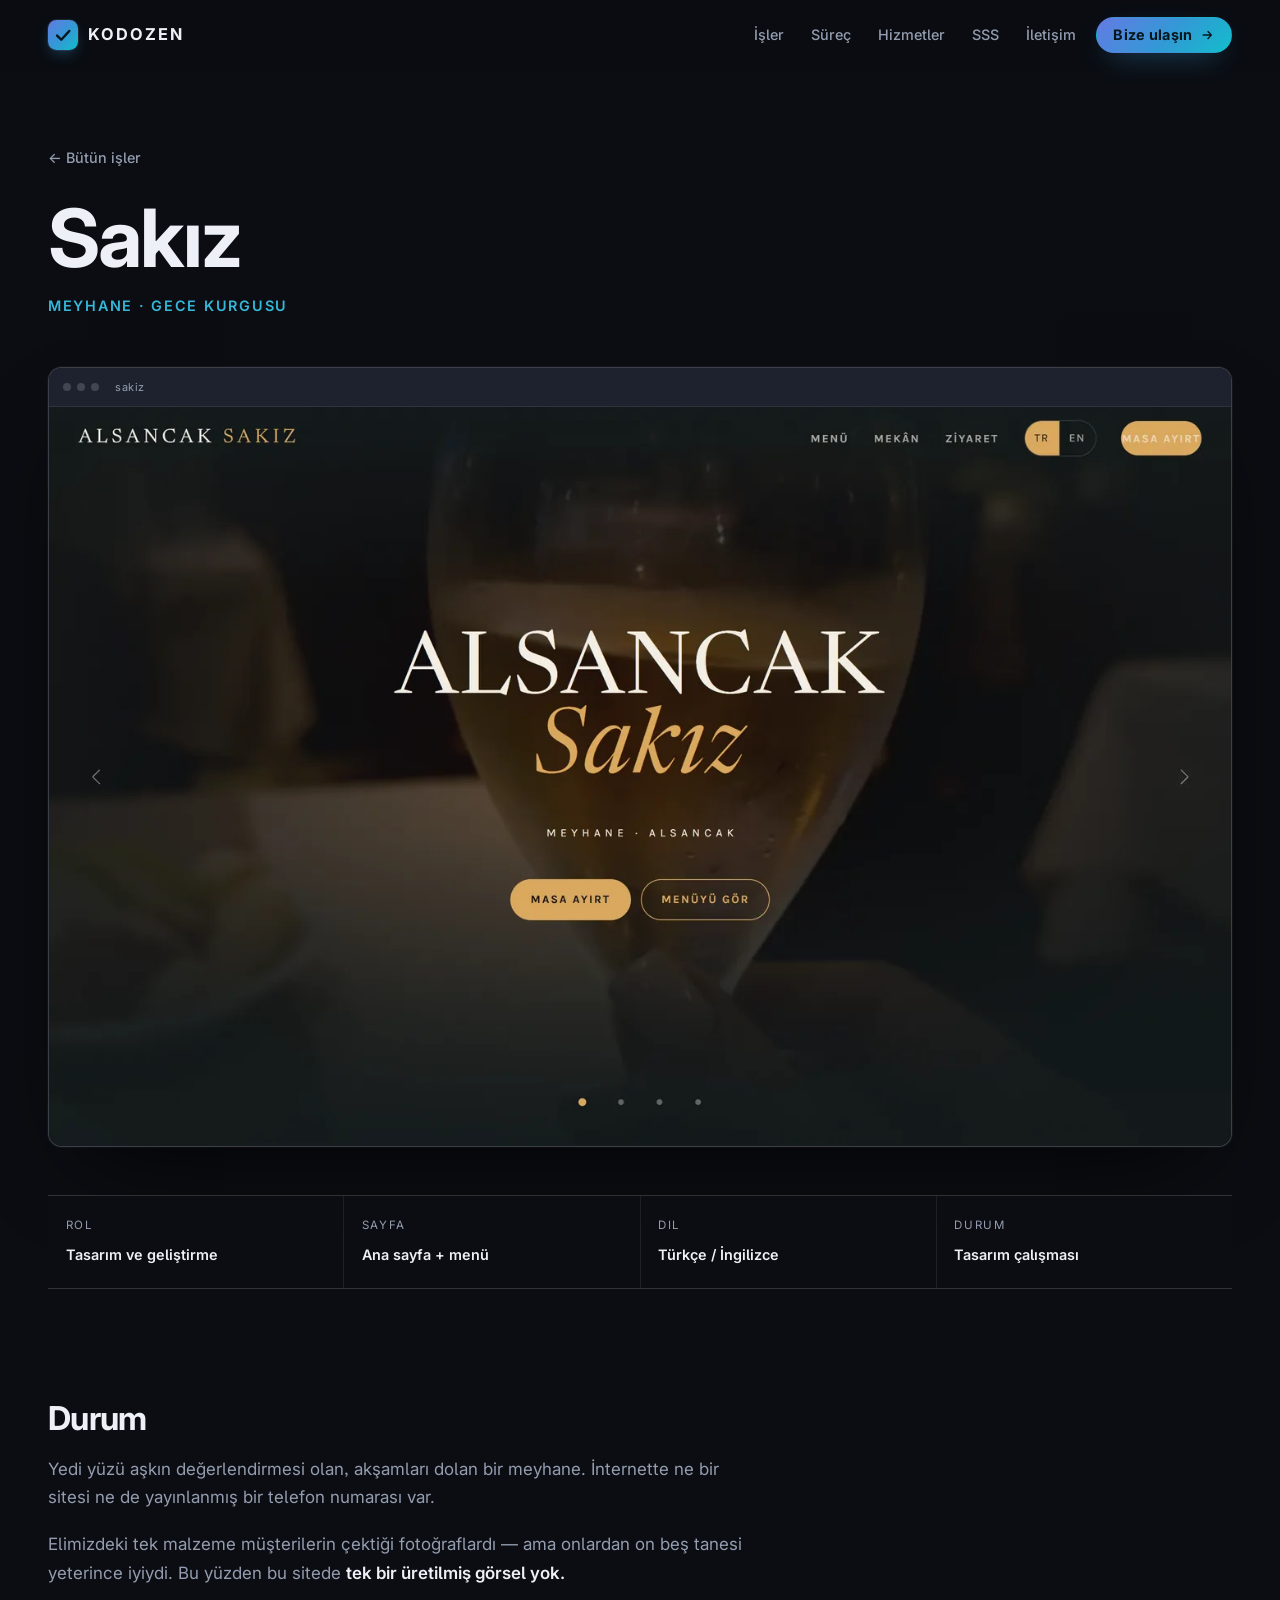
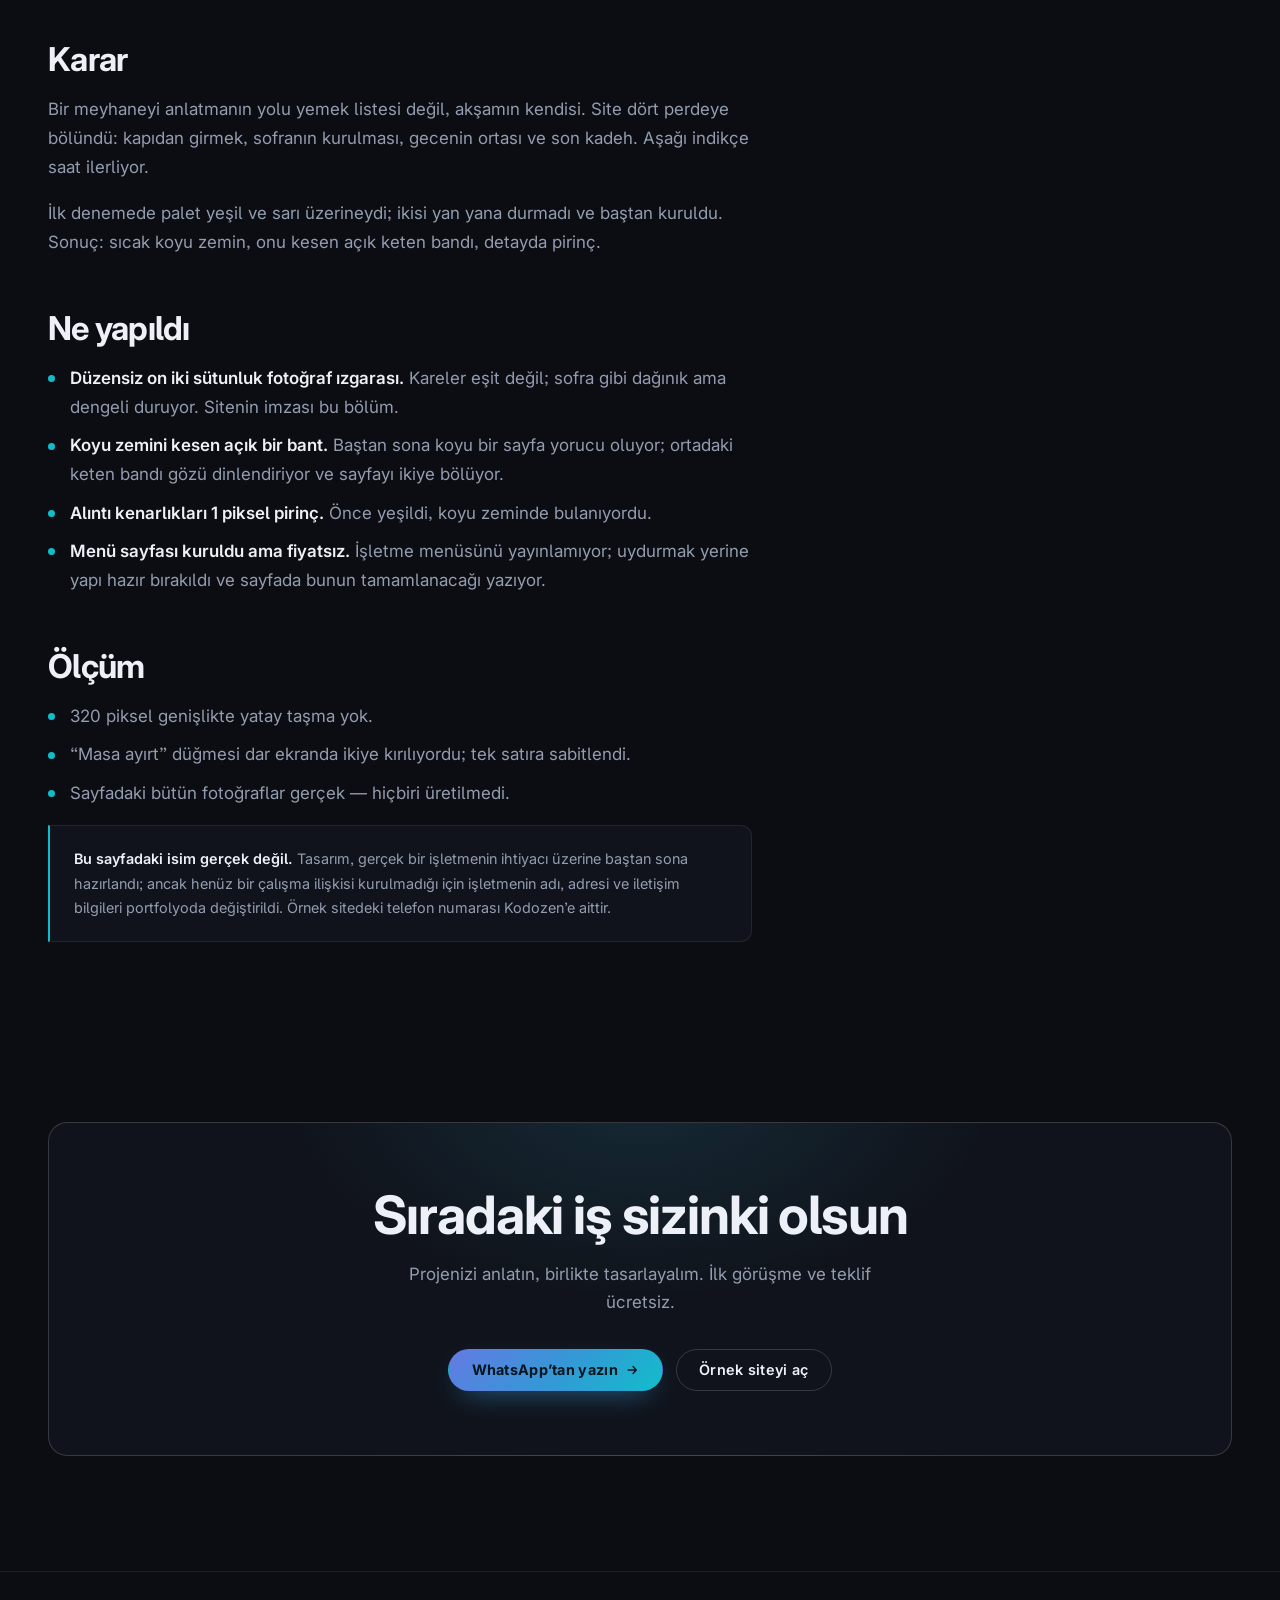
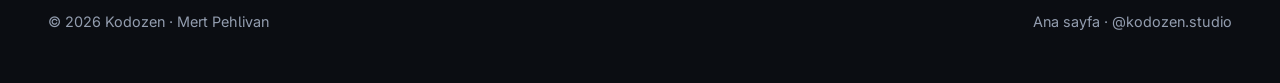
<file: is/sakiz.html>
<!doctype html>
<html lang="tr" class="no-js">
<head>
<meta charset="utf-8">
<meta name="viewport" content="width=device-width, initial-scale=1">
<title>Sakız · Kodozen</title>
<meta name="description" content="Kalabalık bir Alsancak meyhanesi için, akşamın kendisini anlatan bir site.">
<meta name="theme-color" content="#0b0d12">
<link rel="icon" href="../favicon.svg" type="image/svg+xml">
<meta property="og:type" content="article">
<meta property="og:title" content="Sakız · Kodozen">
<meta property="og:description" content="Kalabalık bir Alsancak meyhanesi için, akşamın kendisini anlatan bir site.">
<meta property="og:image" content="../img/sakiz-masaustu.jpg">
<meta name="twitter:card" content="summary_large_image">
<script>document.documentElement.className = "js";</script>
<link rel="preconnect" href="https://fonts.googleapis.com">
<link rel="preconnect" href="https://fonts.gstatic.com" crossorigin>
<link href="https://fonts.googleapis.com/css2?family=Inter:wght@400;500;600;700;800&family=Instrument+Serif:ital@0;1&display=swap" rel="stylesheet">
<link rel="stylesheet" href="../styles.css?v=27">
</head>
<body>

<a class="atla" href="#ana">İçeriğe geç</a>

<header class="ust" id="ustbar">
  <div class="kabuk ust__ic">
    <a class="marka" href="../index.html" aria-label="Kodozen ana sayfa">
      <span class="marka__im" aria-hidden="true">
        <svg viewBox="0 0 24 24" fill="none" stroke="#05161d" stroke-width="3.2" stroke-linecap="round" stroke-linejoin="round"><path d="M4 12.5 9.5 18 20 6.5"/></svg>
      </span>
      <span class="marka__ad">Kodozen</span>
    </a>
    <nav class="gezinti" id="ana-menu" aria-label="Ana menü">
      <a href="../index.html#isler">İşler</a>
      <a href="../index.html#surec">Süreç</a>
      <a href="../index.html#hizmetler">Hizmetler</a>
      <a href="../index.html#sss">SSS</a>
      <a href="../index.html#iletisim">İletişim</a>
    </nav>
    <button class="menu-dugme" type="button" aria-expanded="false" aria-controls="ana-menu">
      <span class="gizli">Menü</span>
      <span class="menu-dugme__cizgi" aria-hidden="true"></span>
    </button>
    <a class="dugme dugme--dolu dugme--kucuk" href="../index.html#iletisim">Bize ulaşın</a>
  </div>
</header>

<main id="ana">

  <section class="kabuk vaka__bas">
    <a class="geri" href="../index.html#isler">← Bütün işler</a>
    <h1>Sakız</h1>
    <p class="vaka__tur">Meyhane · Gece kurgusu</p>
  </section>

  <section class="kabuk">
    <div class="cerceve cerceve--masaustu belir">
      <div class="cerceve__cubuk" aria-hidden="true"><i></i><i></i><i></i><span class="cerceve__adres">sakiz</span></div>
      <picture>
        <source type="image/webp" srcset="../img/sakiz-masaustu.webp">
        <img src="../img/sakiz-masaustu.jpg" width="1440" height="900" alt="Sakız sitesinin masaüstü görünümü." fetchpriority="high">
      </picture>
    </div>
  </section>

  <section class="kabuk">
    <dl class="kunye belir">
      <div><dt>Rol</dt><dd>Tasarım ve geliştirme</dd></div>
      <div><dt>Sayfa</dt><dd>Ana sayfa + menü</dd></div>
      <div><dt>Dil</dt><dd>Türkçe / İngilizce</dd></div>
      <div><dt>Durum</dt><dd>Tasarım çalışması</dd></div>
    </dl>
  </section>

  <section class="kabuk blok--ince">
    <div class="yazi belir">
      <h2>Durum</h2>
      <p>Yedi yüzü aşkın değerlendirmesi olan, akşamları dolan bir meyhane. İnternette ne bir sitesi ne de yayınlanmış bir telefon numarası var.</p>
      <p>Elimizdeki tek malzeme müşterilerin çektiği fotoğraflardı — ama onlardan on beş tanesi yeterince iyiydi. Bu yüzden bu sitede <strong>tek bir üretilmiş görsel yok.</strong></p>
      <h2>Karar</h2>
      <p>Bir meyhaneyi anlatmanın yolu yemek listesi değil, akşamın kendisi. Site dört perdeye bölündü: kapıdan girmek, sofranın kurulması, gecenin ortası ve son kadeh. Aşağı indikçe saat ilerliyor.</p>
      <p>İlk denemede palet yeşil ve sarı üzerineydi; ikisi yan yana durmadı ve baştan kuruldu. Sonuç: sıcak koyu zemin, onu kesen açık keten bandı, detayda pirinç.</p>
      <h2>Ne yapıldı</h2>
      <ul>
        <li><strong>Düzensiz on iki sütunluk fotoğraf ızgarası.</strong> Kareler eşit değil; sofra gibi dağınık ama dengeli duruyor. Sitenin imzası bu bölüm.</li>
        <li><strong>Koyu zemini kesen açık bir bant.</strong> Baştan sona koyu bir sayfa yorucu oluyor; ortadaki keten bandı gözü dinlendiriyor ve sayfayı ikiye bölüyor.</li>
        <li><strong>Alıntı kenarlıkları 1 piksel pirinç.</strong> Önce yeşildi, koyu zeminde bulanıyordu.</li>
        <li><strong>Menü sayfası kuruldu ama fiyatsız.</strong> İşletme menüsünü yayınlamıyor; uydurmak yerine yapı hazır bırakıldı ve sayfada bunun tamamlanacağı yazıyor.</li>
      </ul>
      <h2>Ölçüm</h2>
      <ul>
        <li>320 piksel genişlikte yatay taşma yok.</li>
        <li>“Masa ayırt” düğmesi dar ekranda ikiye kırılıyordu; tek satıra sabitlendi.</li>
        <li>Sayfadaki bütün fotoğraflar gerçek — hiçbiri üretilmedi.</li>
      </ul>
    </div>

    <div class="yazi">
      <p class="uyari belir">
        <strong>Bu sayfadaki isim gerçek değil.</strong> Tasarım, gerçek bir işletmenin
        ihtiyacı üzerine baştan sona hazırlandı; ancak henüz bir çalışma ilişkisi
        kurulmadığı için işletmenin adı, adresi ve iletişim bilgileri portfolyoda
        değiştirildi. Örnek sitedeki telefon numarası Kodozen’e aittir.
      </p>
    </div>
  </section>

  <section class="kabuk blok">
    <div class="iletisim belir">
      <h2>Sıradaki iş sizinki olsun</h2>
      <p>Projenizi anlatın, birlikte tasarlayalım. İlk görüşme ve teklif ücretsiz.</p>
      <div class="iletisim__eylem">
        <a class="dugme dugme--dolu" href="https://wa.me/905426242468?text=Merhaba%2C%20Kodozen%20ile%20bir%20web%20sitesi%20projesi%20konu%C5%9Fmak%20istiyorum." target="_blank" rel="noopener">WhatsApp’tan yazın</a>
        <a class="dugme dugme--bos" href="../demo/sakiz/" target="_blank" rel="noopener">Örnek siteyi aç</a>
      </div>
    </div>
  </section>

</main>

<footer class="alt">
  <div class="kabuk alt__ic">
    <p>© <span id="yil">2026</span> Kodozen · Mert Pehlivan</p>
    <p><a href="../index.html">Ana sayfa</a> · <a href="https://instagram.com/kodozen.studio" target="_blank" rel="noopener">@kodozen.studio</a></p>
  </div>
</footer>

<script src="../app.js?v=27"></script>
</body>
</html>
</file>
<file: styles.css>
/* ============================================================
   Kodozen — web tasarım stüdyosu
   ------------------------------------------------------------
   Palet doğrudan logodan türetildi. Logo mavi→turkuaz bir degrade
   taşıyor; eski sitenin nötr siyahı (#070707) o mavinin altında
   yabancı duruyordu, logo sayfaya yapıştırılmış gibi görünüyordu.
   Zemin hafif mavi-siyaha çekildi (#0B0D12), böylece logo sayfaya
   ait oldu. Ayrıca eski sitede hiç vurgu rengi yoktu — her şey
   beyaz ve griydi, jenerik durmasının asıl sebebi buydu.
   ============================================================ */

:root {
  /* --- zemin --- */
  --zemin: #0b0d12;
  --zemin-2: #10131b;
  --yuzey: #161a24;
  --yuzey-2: #1d222e;

  /* --- çizgi --- */
  --cizgi: rgba(255, 255, 255, 0.08);
  --cizgi-2: rgba(255, 255, 255, 0.16);

  /* --- yazı --- */
  --metin: #edf1f7;
  --soluk: #939daf;

  /* --- vurgu: logonun üç durağı --- */
  --indigo: #647ae3;
  --mavi: #3498d6;
  --turkuaz: #12bdcb;
  --vurgu: #35b7d8;
  --gecis: linear-gradient(135deg, #647ae3 0%, #3498d6 52%, #12bdcb 100%);

  /* --- ölçek --- */
  --s-1: clamp(0.82rem, 0.79rem + 0.14vw, 0.9rem);
  --s0: clamp(0.96rem, 0.92rem + 0.2vw, 1.06rem);
  --s1: clamp(1.15rem, 1.06rem + 0.42vw, 1.4rem);
  --s2: clamp(1.45rem, 1.24rem + 1.02vw, 2.1rem);
  --s3: clamp(1.9rem, 1.42rem + 2.36vw, 3.4rem);
  --s4: clamp(2.4rem, 1.5rem + 4.4vw, 5.2rem);

  --kabuk: 74rem;
  --yay: cubic-bezier(0.22, 0.68, 0.32, 1);
}

/* ------------------------------------------------------------
   temel
   ------------------------------------------------------------ */

*, *::before, *::after { box-sizing: border-box; }

html { -webkit-text-size-adjust: 100%; scroll-behavior: smooth; }
@media (prefers-reduced-motion: reduce) { html { scroll-behavior: auto; } }

body {
  margin: 0;
  background: var(--zemin);
  color: var(--metin);
  font: 400 var(--s0)/1.7 "Inter", system-ui, -apple-system, "Segoe UI", sans-serif;
  font-feature-settings: "cv05", "ss03";
  -webkit-font-smoothing: antialiased;
  overflow-x: hidden;
}

/* Yükseklik `auto` olmazsa <img> üzerindeki width/height öznitelikleri
   sunum ipucu olarak yüksekliği sabitler; genişlik daralınca görsel gerilir. */
img, svg, video { max-width: 100%; height: auto; display: block; }

a { color: inherit; }

h1, h2, h3 { margin: 0; line-height: 1.08; letter-spacing: -0.022em; font-weight: 700; }
p { margin: 0; }
ul, ol { margin: 0; padding: 0; list-style: none; }

::selection { background: var(--turkuaz); color: #06212a; }

:focus-visible {
  outline: 2px solid var(--turkuaz);
  outline-offset: 3px;
  border-radius: 3px;
}

.atla {
  position: absolute; left: -9999px;
  background: var(--turkuaz); color: #06212a;
  padding: 0.7rem 1.1rem; border-radius: 6px; font-weight: 600; z-index: 99;
}
.atla:focus { left: 1rem; top: 1rem; }

.gizli {
  position: absolute; width: 1px; height: 1px;
  margin: -1px; padding: 0; overflow: hidden;
  clip: rect(0 0 0 0); white-space: nowrap; border: 0;
}

/* ------------------------------------------------------------
   yerleşim
   ------------------------------------------------------------ */

.kabuk { width: min(100% - 2.4rem, var(--kabuk)); margin-inline: auto; }
@media (max-width: 560px) { .kabuk { width: min(100% - 1.8rem, var(--kabuk)); } }

.blok { padding: clamp(4.5rem, 9vw, 8.5rem) 0; }
.blok--ince { padding: clamp(3rem, 5vw, 4.5rem) 0; }
.blok--yuzey { background: var(--zemin-2); }

.ust-yazi {
  display: inline-flex; align-items: center; gap: 0.6rem;
  font-size: var(--s-1); font-weight: 600;
  letter-spacing: 0.16em; text-transform: uppercase;
  color: var(--soluk); margin-bottom: 1.1rem;
}
.ust-yazi::before {
  content: ""; width: 1.6rem; height: 1px;
  background: var(--gecis); flex: none;
}

.blok-basi { max-width: 46rem; margin-bottom: clamp(2.6rem, 5vw, 4rem); }
.blok-basi h2 { font-size: var(--s3); }
.blok-basi p { color: var(--soluk); margin-top: 1.1rem; font-size: var(--s1); }

/* ------------------------------------------------------------
   üst bar
   ------------------------------------------------------------ */

.ust {
  position: sticky; top: 0; z-index: 40;
  background: color-mix(in srgb, var(--zemin) 86%, transparent);
  backdrop-filter: blur(14px);
  border-bottom: 1px solid transparent;
  transition: border-color 0.3s var(--yay), background 0.3s var(--yay);
}
.ust[data-kaydi="true"] {
  border-bottom-color: var(--cizgi);
  background: color-mix(in srgb, var(--zemin) 94%, transparent);
}
.ust__ic {
  display: flex; align-items: center; gap: 1.2rem;
  min-height: 4.4rem; padding-block: 0.7rem;
}

.marka { display: flex; align-items: center; gap: 0.62rem; text-decoration: none; margin-right: auto; }
.marka__im {
  width: 1.85rem; height: 1.85rem; border-radius: 0.52rem;
  background: var(--gecis); flex: none;
  display: grid; place-items: center;
  box-shadow: 0 0 0 1px rgba(255, 255, 255, 0.08), 0 6px 18px -8px var(--mavi);
}
.marka__im svg { width: 62%; height: 62%; }
.marka__ad {
  font-weight: 700; font-size: 1.02rem;
  letter-spacing: 0.13em; text-transform: uppercase;
}

.gezinti { display: flex; align-items: center; gap: 1.7rem; }
.gezinti a {
  text-decoration: none; color: var(--soluk); font-size: var(--s-1); font-weight: 500;
  transition: color 0.2s var(--yay);
}
.gezinti a:hover { color: var(--metin); }

/* --- mobil menü -----------------------------------------------------------
   Önce bağlantılar dar ekranda tamamen gizleniyordu; telefonda sayfada
   gezinmenin hiçbir yolu kalmıyor, yalnızca "Bize ulaşın" düğmesi duruyordu.

   Düğme yalnızca `html.js` varken görünüyor: JavaScript çalışmazsa çalışmayan
   bir düğme bırakmak yerine bağlantılar sarmalanan bir satır olarak açık kalıyor.
   -------------------------------------------------------------------------- */
.menu-dugme {
  display: none; width: 2.75rem; height: 2.75rem; flex: none;
  align-items: center; justify-content: center;
  background: none; border: 1px solid var(--cizgi-2); border-radius: 0.7rem;
  cursor: pointer; padding: 0; color: var(--metin);
}
.menu-dugme__cizgi,
.menu-dugme__cizgi::before,
.menu-dugme__cizgi::after {
  display: block; width: 1.05rem; height: 2px; border-radius: 2px;
  background: currentColor; transition: transform 0.25s var(--yay), opacity 0.2s var(--yay);
}
.menu-dugme__cizgi { position: relative; }
.menu-dugme__cizgi::before,
.menu-dugme__cizgi::after { content: ""; position: absolute; left: 0; }
.menu-dugme__cizgi::before { top: -0.36rem; }
.menu-dugme__cizgi::after { top: 0.36rem; }

.ust[data-menu="acik"] .menu-dugme__cizgi { background: transparent; }
.ust[data-menu="acik"] .menu-dugme__cizgi::before { transform: translateY(0.36rem) rotate(45deg); }
.ust[data-menu="acik"] .menu-dugme__cizgi::after { transform: translateY(-0.36rem) rotate(-45deg); }

/* 320 px'te başlıkta üç öğe (marka + menü + çağrı düğmesi) yan yana sığmıyordu;
   "Bize ulaşın" 340 pikselde kalıp 20 piksel taşma yaratıyordu. Bu genişlikte
   marka yazısı düşüyor, logo karesi tek başına zaten tanınıyor. */
@media (max-width: 430px) {
  .ust__ic { gap: 0.6rem; }
  .marka__ad { display: none; }
}

@media (max-width: 940px) {
  html.js .menu-dugme { display: inline-flex; }

  /* JavaScript yoksa: sarmalanan satır, hep görünür. */
  .gezinti { flex-wrap: wrap; gap: 0.7rem 1.3rem; order: 3; width: 100%; padding-bottom: 0.4rem; }

  html.js .gezinti {
    order: 0; width: auto; padding: 0;
    position: absolute; left: 0; right: 0; top: 100%;
    flex-direction: column; align-items: stretch; gap: 0;
    background: var(--zemin-2); border-bottom: 1px solid var(--cizgi);
    display: none;
  }
  html.js .ust[data-menu="acik"] .gezinti { display: flex; }
  html.js .gezinti a {
    padding: 0.95rem 1.2rem; font-size: var(--s0);
    border-top: 1px solid var(--cizgi);
  }
}

/* ------------------------------------------------------------
   dil
   ------------------------------------------------------------
   Seçiciler `body` ile başlamak zorunda: dil değişince kök elemana
   da lang yazılıyor, çıplak [lang="en"] <html>'in kendisiyle eşleşip
   sayfanın tamamını gizliyordu.
   ------------------------------------------------------------ */

body [lang="en"] { display: none; }
html[data-lang="en"] body [lang="en"] { display: revert; }
html[data-lang="en"] body [lang="tr"] { display: none; }

.dil {
  display: flex; flex: none; align-items: center;
  border: 1px solid var(--cizgi-2); border-radius: 999px;
  overflow: hidden; background: rgba(255, 255, 255, 0.02);
}
.dil button {
  border: 0; background: none; cursor: pointer; color: var(--soluk);
  font: 600 0.72rem/1 "Inter", system-ui, sans-serif;
  letter-spacing: 0.08em; padding: 0.55rem 0.62rem;
  transition: color 0.2s var(--yay), background 0.2s var(--yay);
}
.dil button:hover { color: var(--metin); }
.dil button[aria-pressed="true"] {
  background: var(--gecis); color: #05161d; font-weight: 700;
}

/* ------------------------------------------------------------
   düğmeler
   ------------------------------------------------------------ */

.dugme {
  display: inline-flex; align-items: center; justify-content: center; gap: 0.5rem;
  padding: 0.78rem 1.4rem; border-radius: 999px;
  font: 600 var(--s-1)/1 "Inter", system-ui, sans-serif;
  letter-spacing: 0.02em; text-decoration: none; border: 1px solid transparent;
  cursor: pointer;
  /* Dar ekranda ikiye kırılıp eğri duruyordu — önceki bir projede yaşandı. */
  white-space: nowrap;
  transition: transform 0.2s var(--yay), box-shadow 0.25s var(--yay),
              background 0.25s var(--yay), border-color 0.25s var(--yay);
}
.dugme--dolu {
  background: var(--gecis); color: #05161d; font-weight: 700;
  box-shadow: 0 10px 30px -14px var(--mavi);
}
.dugme--dolu:hover { transform: translateY(-2px); box-shadow: 0 16px 34px -14px var(--mavi); }
.dugme--bos { border-color: var(--cizgi-2); color: var(--metin); }
.dugme--bos:hover { border-color: var(--turkuaz); color: var(--turkuaz); }
.dugme--kucuk { padding: 0.6rem 1.05rem; }

/* ------------------------------------------------------------
   giriş
   ------------------------------------------------------------ */

.giris { position: relative; padding: clamp(3.4rem, 7vw, 6rem) 0 clamp(3rem, 6vw, 5rem); overflow: hidden; }

/* Arka plan videosu gelene kadar duran degrade. Video eklendiğinde
   .giris__fon > video onun üstüne biner, bu katman poster görevi görür. */
.giris__fon {
  position: absolute; inset: -20% -10% auto; height: 130%;
  z-index: 0; pointer-events: none;
  background:
    radial-gradient(46rem 30rem at 22% 8%, rgba(100, 122, 227, 0.2), transparent 62%),
    radial-gradient(38rem 26rem at 84% 34%, rgba(18, 189, 203, 0.15), transparent 60%);
}
.giris__fon video { position: absolute; inset: 0; width: 100%; height: 100%; object-fit: cover; opacity: 0.5; }

/* Video açıkken yazının altını koruyan perde. Işık şeritlerinin tepe
   parlaklığı 250/255 — beyaz başlık doğrudan üstlerine düşerse okunmaz.
   Soldan sağa açılan bant metnin durduğu tarafı karartıyor, dikey bant da
   üstteki barla alttaki bölümün birleşme yerini yumuşatıyor. */
.giris__fon[data-video="acik"]::after {
  content: ""; position: absolute; inset: 0;
  background:
    linear-gradient(100deg,
      var(--zemin) 4%,
      color-mix(in srgb, var(--zemin) 70%, transparent) 44%,
      transparent 82%),
    linear-gradient(to bottom,
      var(--zemin) 0%, transparent 22%,
      transparent 58%, var(--zemin) 100%);
}
@media (max-width: 760px) {
  /* Dar ekranda metin tam ortada duruyor, yatay bant işe yaramıyor. */
  .giris__fon[data-video="acik"]::after {
    background: linear-gradient(to bottom,
      var(--zemin) 0%,
      color-mix(in srgb, var(--zemin) 55%, transparent) 34%,
      color-mix(in srgb, var(--zemin) 55%, transparent) 56%,
      var(--zemin) 100%);
  }
}

.giris__ic { position: relative; z-index: 1; }

.giris__rozet {
  display: inline-flex; align-items: center; gap: 0.55rem;
  padding: 0.42rem 0.9rem 0.42rem 0.55rem; border-radius: 999px;
  border: 1px solid var(--cizgi-2); background: rgba(255, 255, 255, 0.03);
  font-size: var(--s-1); font-weight: 500; color: var(--soluk);
  margin-bottom: 1.6rem;
}
.giris__nokta { width: 0.5rem; height: 0.5rem; border-radius: 50%; background: var(--turkuaz); flex: none; }

.giris h1 { font-size: var(--s4); max-width: 17ch; }
.giris h1 em {
  font-family: "Instrument Serif", Georgia, serif;
  font-style: italic; font-weight: 400; letter-spacing: -0.01em;
  background: var(--gecis); -webkit-background-clip: text; background-clip: text;
  color: transparent;
}
.giris__alt { margin-top: 1.5rem; max-width: 52ch; color: var(--soluk); font-size: var(--s1); }
.giris__eylem { margin-top: 2.2rem; display: flex; flex-wrap: wrap; gap: 0.8rem; }

/* ------------------------------------------------------------
   vitrin — cihaz çerçeveleri
   ------------------------------------------------------------ */

/* Vitrin kaydırmayla doğruluyor: sayfa açıldığında ekranlar hafifçe geriye
   yatık duruyor, aşağı indikçe okuyucuya dönüyorlar. 3B burada süs değil —
   döndürülen şey işin kendisi, soyut bir nesne değil. */
.vitrin { position: relative; margin-top: clamp(3rem, 6vw, 5rem); perspective: 1500px; }
.vitrin__yerlesim {
  transform: rotateX(var(--egim, 0deg)) translateZ(0);
  transform-origin: 50% 92%;
}
html.js .vitrin__yerlesim { transition: transform 0.12s linear; }

.cerceve { border-radius: 0.85rem; overflow: hidden; background: var(--yuzey); border: 1px solid var(--cizgi-2); }
.cerceve img { width: 100%; }

.cerceve--masaustu { box-shadow: 0 40px 90px -40px rgba(0, 0, 0, 0.9), 0 0 0 1px rgba(255, 255, 255, 0.04); }
.cerceve__cubuk {
  display: flex; align-items: center; gap: 0.4rem;
  padding: 0.62rem 0.85rem; background: var(--yuzey-2);
  border-bottom: 1px solid var(--cizgi);
}
.cerceve__cubuk i { width: 0.5rem; height: 0.5rem; border-radius: 50%; background: var(--cizgi-2); flex: none; }
.cerceve__adres {
  margin-left: 0.6rem; flex: 1 1 auto; min-width: 0;
  font-size: 0.68rem; letter-spacing: 0.04em; color: var(--soluk);
  overflow: hidden; text-overflow: ellipsis; white-space: nowrap;
}

.cerceve--mobil {
  border-radius: 1.5rem; border-width: 5px; border-color: var(--yuzey-2);
  box-shadow: 0 30px 70px -30px rgba(0, 0, 0, 0.95);
}

/* Giriş çerçevesinin ekranı: duran kare altta durur, video onun üstüne
   biner. Böylece video yüklenene kadar boşluk görünmüyor, dosya hiç
   yoksa da sayfa eksiksiz kalıyor. */
.cerceve__ekran { position: relative; line-height: 0; }
.cerceve__ekran video {
  position: absolute; inset: 0; width: 100%; height: 100%;
  object-fit: cover; opacity: 0;
  transition: opacity 0.6s var(--yay);
}
.cerceve--vitrin[data-video="acik"] .cerceve__ekran video { opacity: 1; }

/* Adres çubuğundaki yazı kesme anlarında değişiyor; sıçrayarak değil
   yumuşayarak geçsin. */
.cerceve__adres { transition: opacity 0.25s var(--yay); }
.cerceve--vitrin[data-gecis="true"] .cerceve__adres { opacity: 0; }

/* Masaüstü kadraj geniş, mobil kadraj onun sağ alt köşesine biner. */
.vitrin__yerlesim { position: relative; }
.vitrin__mobil { position: absolute; right: 0; bottom: 0; width: 21%; max-width: 12rem; }


/* ------------------------------------------------------------
   kanıt şeridi
   ------------------------------------------------------------ */

/* ------------------------------------------------------------
   yöntem — renk nereden geldi
   ------------------------------------------------------------
   Burada önce dört kutuluk bir rakam şeridi vardı. Rakam şeridi
   ancak rakamlar etkileyiciyse çalışıyor; yeni bir stüdyoda "5
   tamamlanmış site" yazmak ziyaretçiye "sadece beş mi?" dedirtiyor.
   İçerik iki kez değiştirildi ama sorun içerikte değil biçimdeydi.

   Yerine işin kendi hikâyesi kondu: her paletin hangi fotoğraftan
   çıkarıldığı. Şeritteki altı haneli kodlar uydurma değil — o
   fotoğrafların baskın renkleri ölçülerek bulundu.
   ------------------------------------------------------------ */

.renk-basi { max-width: 42rem; margin-bottom: clamp(2.2rem, 4vw, 3.2rem); }
.renk-basi h2 { font-size: var(--s2); }
.renk-basi p { color: var(--soluk); margin-top: 0.9rem; }

.renkler {
  display: grid; gap: clamp(1rem, 2vw, 1.6rem);
  grid-template-columns: repeat(5, 1fr);
}
@media (max-width: 1000px) { .renkler { grid-template-columns: repeat(3, 1fr); } }
@media (max-width: 620px) { .renkler { grid-template-columns: repeat(2, 1fr); } }

.renk { margin: 0; }
.renk__kare {
  border-radius: 0.8rem 0.8rem 0 0; overflow: hidden;
  border: 1px solid var(--cizgi); border-bottom: 0;
  line-height: 0;
}
.renk__kare img { width: 100%; aspect-ratio: 1; object-fit: cover; }

/* Palet fotoğrafın hemen altına yapışık duruyor: renklerin oradan
   döküldüğü okunsun diye arada boşluk bırakılmadı. */
.renk__palet {
  display: grid; grid-template-columns: repeat(3, 1fr);
  border: 1px solid var(--cizgi); border-top: 0;
  border-radius: 0 0 0.8rem 0.8rem; overflow: hidden;
}
.renk__palet li { display: flex; flex-direction: column; }
.renk__palet i { display: block; height: 2.4rem; }
.renk__palet code {
  font-family: ui-monospace, "SFMono-Regular", Menlo, Consolas, monospace;
  font-size: 0.68rem; letter-spacing: 0.01em;
  color: var(--soluk); text-align: center;
  padding: 0.45rem 0 0.5rem; background: var(--zemin-2);
}

.renk figcaption { margin-top: 0.9rem; }
.renk figcaption b { display: block; font-size: var(--s0); font-weight: 600; }
.renk figcaption > span { display: block; margin-top: 0.15rem; font-size: var(--s-1); color: var(--soluk); }

@media (max-width: 420px) {
  .renk__palet code { font-size: 0.62rem; }
  .renk__palet i { height: 1.9rem; }
}

/* ------------------------------------------------------------
   işler
   ------------------------------------------------------------ */

.isler { display: grid; gap: clamp(2.5rem, 5vw, 4.5rem); }

.is {
  display: grid; gap: clamp(1.6rem, 4vw, 3.4rem); align-items: center;
  grid-template-columns: minmax(0, 1.25fr) minmax(0, 1fr);
}

/* --- yapışkan yığın -------------------------------------------------------
   Geniş ekranda her iş kartı üst barın altına yapışıyor, bir sonraki kart
   üzerine kayarak biniyor. Böylece beş iş uzun bir liste gibi akıp gitmiyor;
   her biri sırayla tek başına ekranı tutuyor.

   Yalnızca kartın ekrana sığdığı genişlikte açılıyor: dar ekranda kartlar
   dikey yığıldığı için çok uzuyorlar ve yapışkanlık ters teper.
   -------------------------------------------------------------------------- */
@media (min-width: 1000px) and (min-height: 660px) {
  .isler { gap: 2rem; }
  .is {
    position: sticky; top: 6.5rem;
    background: var(--zemin-2);
    border: 1px solid var(--cizgi);
    border-radius: 1.3rem;
    padding: clamp(1.8rem, 3vw, 2.6rem);
    transform-origin: 50% 0;
    box-shadow: 0 -24px 70px -34px rgba(0, 0, 0, 0.95);
    will-change: transform, filter;
  }
  /* Kademeli üst mesafe: üst üste binerken alttakinin kenarı görünsün. */
  .is:nth-child(2) { top: 7.6rem; }
  .is:nth-child(3) { top: 8.7rem; }
  .is:nth-child(4) { top: 9.8rem; }
  .is:nth-child(5) { top: 10.9rem; }
  /* Son kartın altında yığının çözülmesi için biraz yol bırakılıyor. */
  .isler::after { content: ""; display: block; height: 30vh; }

  /* Ölçek doğrudan `transform` ile değil değişkenle veriliyor: beliriş
     animasyonu da aynı özelliği kullanıyor, satır içi stil yazsaydım
     kart hiç belirmeden yerine oturuyordu. Yalnızca belirmiş kartlar
     yığın ölçeğini alıyor. */
  html.js .is.icerde {
    transform: scale(var(--yigin-olcek, 1));
    transition: opacity 0.7s var(--yay), transform 0.15s linear, filter 0.15s linear;
  }
}
.is:nth-child(even) .is__gorsel { order: 2; }
@media (max-width: 860px) {
  .is { grid-template-columns: 1fr; }
  .is:nth-child(even) .is__gorsel { order: 0; }
}

.is__gorsel { position: relative; }
/* Telefon karesi kartın dışına taşmıyor.
   Önce `bottom: -1.6rem` ile aşağı sarkıyordu; yapışkan yığında bir
   sonraki kart üstüne binip alt kısmını düz bir çizgiyle kesiyordu ve
   fotoğraf yarım kalmış gibi duruyordu. Artık kartın içinde bitiyor. */
.is__gorsel .cerceve--mobil { position: absolute; right: 0; bottom: 0; width: 22%; }
@media (max-width: 500px) { .is__gorsel .cerceve--mobil { width: 30%; } }

.is__etiket {
  display: inline-block; font-size: 0.72rem; font-weight: 600;
  letter-spacing: 0.14em; text-transform: uppercase; color: var(--soluk);
  border: 1px solid var(--cizgi-2); border-radius: 999px; padding: 0.28rem 0.7rem;
  margin-bottom: 1rem;
}
.is__ad { font-size: var(--s2); }
.is__tur { color: var(--vurgu); font-size: var(--s-1); font-weight: 600; letter-spacing: 0.1em; text-transform: uppercase; margin-top: 0.5rem; }
.is__ozet { color: var(--soluk); margin-top: 1.1rem; }
.is__liste { margin-top: 1.3rem; display: grid; gap: 0.55rem; }
.is__liste li { position: relative; padding-left: 1.35rem; font-size: var(--s-1); color: var(--soluk); }
.is__liste li::before {
  content: ""; position: absolute; left: 0; top: 0.62em;
  width: 0.45rem; height: 0.45rem; border-radius: 50%; background: var(--turkuaz);
}
.is__eylem { margin-top: 1.8rem; display: flex; flex-wrap: wrap; gap: 0.7rem; }

/* ------------------------------------------------------------
   kayan bant
   ------------------------------------------------------------
   Yazı sağdan sola akıyor, önünde bir kart duruyor. Akış kusursuz
   dönsün diye içerik birebir iki kez yazılıyor ve şerit tam yarısı
   kadar kaydırılıyor — ikinci kopya birincinin bittiği yeri tuttuğu
   için dikiş görünmüyor.
   ------------------------------------------------------------ */

.bant-blok {
  position: relative;
  padding: clamp(3rem, 7vw, 6rem) 0;
  overflow: hidden;
  /* Kart en fazla 34rem geniş ve 16:9, yani 19,125rem yüksek. Blok
     bundan alçak kalırsa `overflow: hidden` kartın altını kesiyordu —
     ilk denemede tam 9 piksel kırpılmıştı. Asgari yükseklik karta
     dört parmak pay bırakıyor. */
  min-height: 24rem;
  display: flex; flex-direction: column; justify-content: center;
}

.bant { display: flex; overflow: hidden; -webkit-mask-image: linear-gradient(90deg, transparent, #000 12%, #000 88%, transparent); mask-image: linear-gradient(90deg, transparent, #000 12%, #000 88%, transparent); }
.bant__akis { display: flex; width: max-content; }
html.js .bant__akis { animation: bant-kay 46s linear infinite; }
.bant__grup { display: flex; align-items: center; gap: 2.2rem; padding-right: 2.2rem; }

.bant__grup span,
.bant__grup i {
  font-family: "Instrument Serif", Georgia, serif;
  font-style: normal; font-weight: 400;
  font-size: clamp(3rem, 9vw, 7rem); line-height: 1.05;
  color: rgba(255, 255, 255, 0.07);
  white-space: nowrap; letter-spacing: -0.01em;
}
.bant__grup i { color: rgba(53, 183, 216, 0.16); }

@keyframes bant-kay { to { transform: translateX(-50%); } }

/* Kart bandın üstünde ortada durur; JavaScript video bulursa açılır. */
.bant__kart {
  position: absolute; left: 50%; top: 50%;
  transform: translate(-50%, -50%);
  width: min(58%, 34rem); aspect-ratio: 16 / 9;
  border-radius: 1.1rem; overflow: hidden;
  background: var(--yuzey);
  border: 1px solid var(--cizgi-2);
  box-shadow: 0 40px 90px -34px rgba(0, 0, 0, 0.95);
}
.bant__kart[hidden] { display: none; }
.bant__kart video { width: 100%; height: 100%; object-fit: cover; }

@media (prefers-reduced-motion: reduce) {
  html.js .bant__akis { animation: none; }
}

/* ------------------------------------------------------------
   süreç
   ------------------------------------------------------------ */

.surec { display: grid; gap: 1px; grid-template-columns: repeat(4, 1fr); background: var(--cizgi); border: 1px solid var(--cizgi); border-radius: 0.9rem; overflow: hidden; }
.surec li { background: var(--zemin); padding: clamp(1.6rem, 3vw, 2.4rem); }
.surec b { display: block; font-size: var(--s-1); font-weight: 700; color: var(--turkuaz); letter-spacing: 0.14em; margin-bottom: 0.9rem; }
.surec h3 { font-size: var(--s1); margin-bottom: 0.6rem; }
.surec p { font-size: var(--s-1); color: var(--soluk); }
@media (max-width: 900px) { .surec { grid-template-columns: repeat(2, 1fr); } }
@media (max-width: 520px) { .surec { grid-template-columns: 1fr; } }

/* ------------------------------------------------------------
   hizmetler
   ------------------------------------------------------------ */

.hizmetler { display: grid; gap: 1.1rem; grid-template-columns: repeat(auto-fit, minmax(15rem, 1fr)); }
.hizmet {
  background: var(--zemin-2); border: 1px solid var(--cizgi);
  border-radius: 0.9rem; padding: clamp(1.5rem, 3vw, 2rem);
  transition: border-color 0.25s var(--yay), transform 0.25s var(--yay);
}
.hizmet:hover { border-color: var(--cizgi-2); transform: translateY(-3px); }
.hizmet__im {
  width: 2.4rem; height: 2.4rem; border-radius: 0.62rem; margin-bottom: 1.1rem;
  display: grid; place-items: center;
  background: rgba(53, 183, 216, 0.12); color: var(--turkuaz);
  border: 1px solid rgba(53, 183, 216, 0.25);
}
.hizmet__im svg { width: 1.2rem; height: 1.2rem; }
.hizmet h3 { font-size: var(--s1); margin-bottom: 0.6rem; }
.hizmet p { font-size: var(--s-1); color: var(--soluk); }
.hizmet__sira { display: none; }

/* ------------------------------------------------------------
   kadran — kaydırdıkça dönen hizmet listesi
   ------------------------------------------------------------
   Solda büyük bir daire yayı duruyor, üzerinde 01–05 numaraları.
   Sayfa bu bölümden geçerken yay dönüyor, sabit işaretçiye gelen
   numaranın hizmeti sağda beliriyor.

   Varsayılan hâli sıradan bir kart ızgarası. Kadran yalnızca
   JavaScript çalışıyorsa, ekran yeterince genişse ve kullanıcı
   hareket istiyorsa devreye giriyor — `data-etkin` yazısını da
   JavaScript koyuyor. Böylece hiçbir durumda beş hizmetten biri
   bile gizli kalmıyor.
   ------------------------------------------------------------ */

.kadran__disk, .kadran__im { display: none; }

html.js .kadran[data-etkin="true"] { position: relative; height: 460vh; }

html.js .kadran[data-etkin="true"] .kadran__sahne {
  position: sticky; top: 0; height: 100vh;
  display: grid; grid-template-columns: minmax(0, 0.85fr) minmax(0, 1.15fr);
  align-items: center; gap: clamp(2rem, 5vw, 5rem);
  overflow: hidden;
}

html.js .kadran[data-etkin="true"] .kadran__disk,
html.js .kadran[data-etkin="true"] .kadran__im { display: block; }

/* Disk sahnenin solundan taşıyor; sahnedeki overflow onu kesiyor,
   yay ekranın dışından geliyormuş gibi duruyor. */
.kadran__disk {
  position: absolute; z-index: 0;
  width: 52rem; aspect-ratio: 1;
  left: -26rem; top: 50%;
  margin-top: -26rem;
  transform: rotate(var(--aci, 0deg));
  transition: transform 0.75s var(--yay);
}
.kadran__yay {
  position: absolute; inset: 0; border-radius: 50%;
  border: 1px solid var(--cizgi);
}

/* Numara önce açısına döndürülüp sonra yarıçap kadar dışa itiliyor;
   böylece yayın üstüne oturuyor ve yayla birlikte eğiliyor. */
.kadran__no {
  position: absolute; left: 50%; top: 50%;
  font-size: 1.5rem; font-weight: 600; letter-spacing: -0.03em;
  color: var(--soluk); opacity: 0.28;
  font-variant-numeric: tabular-nums;
  /* Eksen sol üst köşede olmalı: öğe zaten dairenin tam merkezine
     yerleştirildi, varsayılan "kendi merkezi" ekseni numaraları yayın
     dışına kaydırıyor ve işaretçiyle hizalanmıyorlardı. */
  transform-origin: 0 0;
  transform: rotate(calc(var(--n) * 21deg - 42deg)) translateX(23.4rem) translate(-50%, -50%);
  transition: opacity 0.5s var(--yay), color 0.5s var(--yay);
}
/* Sırayı `data-no` veriyor. Önce nth-of-type kullanmıştım: yay da bir
   <span> olduğu için sırayı bir kaydırıyor, beşinci numara ise hiç değer
   alamayıp dönüşümü geçersiz kılıyordu. */
.kadran__no[data-no="0"] { --n: 0; }
.kadran__no[data-no="1"] { --n: 1; }
.kadran__no[data-no="2"] { --n: 2; }
.kadran__no[data-no="3"] { --n: 3; }
.kadran__no[data-no="4"] { --n: 4; }
.kadran__no[data-etkin="true"] { opacity: 1; color: var(--turkuaz); }

/* Sabit işaretçi: dönmüyor, aktif konumu gösteriyor. */
.kadran__im {
  position: absolute; z-index: 1;
  left: calc(21.7rem - 0.3rem); top: 50%;
  width: 0.6rem; height: 0.6rem; margin-top: -0.3rem;
  border-radius: 50%; background: var(--turkuaz);
  box-shadow: 0 0 0 5px color-mix(in srgb, var(--turkuaz) 16%, transparent);
}

/* Hizmetler üst üste duruyor, aktif olan beliriyor. */
html.js .kadran[data-etkin="true"] .hizmetler {
  position: relative; display: block; grid-column: 2;
  min-height: 20rem; z-index: 1;
}
html.js .kadran[data-etkin="true"] .hizmet {
  position: absolute; left: 0; top: 0; width: 100%;
  background: none; border: 0; padding: 0; transform: translateY(20px);
  opacity: 0; pointer-events: none;
  transition: opacity 0.55s var(--yay), transform 0.55s var(--yay);
}
html.js .kadran[data-etkin="true"] .hizmet[data-etkin="true"] {
  opacity: 1; transform: none; pointer-events: auto;
}
html.js .kadran[data-etkin="true"] .hizmet:hover { transform: none; }
html.js .kadran[data-etkin="true"] .hizmet h3 {
  font-size: var(--s3); margin-bottom: 1rem;
}
html.js .kadran[data-etkin="true"] .hizmet p { font-size: var(--s1); max-width: 34ch; }
html.js .kadran[data-etkin="true"] .hizmet__im { width: 3rem; height: 3rem; margin-bottom: 1.4rem; }
html.js .kadran[data-etkin="true"] .hizmet__im svg { width: 1.5rem; height: 1.5rem; }
html.js .kadran[data-etkin="true"] .hizmet__sira {
  display: block; font-size: var(--s-1); font-weight: 600;
  letter-spacing: 0.2em; color: var(--turkuaz); margin-bottom: 0.7rem;
}

/* ------------------------------------------------------------
   kurucu
   ------------------------------------------------------------ */

.kurucu { display: grid; gap: clamp(2rem, 5vw, 4rem); grid-template-columns: minmax(0, 15rem) minmax(0, 1fr); align-items: center; }
@media (max-width: 760px) { .kurucu { grid-template-columns: 1fr; } }
.kurucu__im {
  aspect-ratio: 1; border-radius: 1.1rem; display: grid; place-items: center;
  background: var(--gecis); box-shadow: 0 26px 60px -30px var(--mavi);
}
.kurucu__im span { font-size: clamp(3rem, 9vw, 4.6rem); font-weight: 800; color: #05161d; letter-spacing: -0.05em; }
.kurucu h2 { font-size: var(--s2); }
.kurucu__rol { color: var(--turkuaz); font-size: var(--s-1); font-weight: 600; letter-spacing: 0.14em; text-transform: uppercase; margin-top: 0.5rem; }
.kurucu p { color: var(--soluk); margin-top: 1.2rem; }

/* ------------------------------------------------------------
   sss
   ------------------------------------------------------------ */

.sss { display: grid; gap: 0; border-top: 1px solid var(--cizgi); }
.sss details { border-bottom: 1px solid var(--cizgi); }
.sss summary {
  cursor: pointer; list-style: none; padding: 1.3rem 2.5rem 1.3rem 0;
  font-weight: 600; font-size: var(--s1); position: relative;
  transition: color 0.2s var(--yay);
}
.sss summary::-webkit-details-marker { display: none; }
.sss summary:hover { color: var(--turkuaz); }
.sss summary::after {
  content: ""; position: absolute; right: 0.35rem; top: 50%;
  width: 0.62rem; height: 0.62rem; margin-top: -0.42rem;
  border-right: 2px solid var(--soluk); border-bottom: 2px solid var(--soluk);
  transform: rotate(45deg); transition: transform 0.25s var(--yay), border-color 0.25s var(--yay);
}
.sss details[open] summary::after { transform: rotate(-135deg); border-color: var(--turkuaz); }
.sss p { padding: 0 2.5rem 1.5rem 0; color: var(--soluk); }

/* ------------------------------------------------------------
   iletişim
   ------------------------------------------------------------ */

.iletisim {
  border: 1px solid var(--cizgi-2); border-radius: 1.2rem;
  padding: clamp(2.2rem, 5vw, 4rem); text-align: center;
  background:
    radial-gradient(34rem 20rem at 50% -10%, rgba(53, 183, 216, 0.14), transparent 65%),
    var(--zemin-2);
}
.iletisim h2 { font-size: var(--s3); }
.iletisim p { color: var(--soluk); margin-top: 1rem; max-width: 42ch; margin-inline: auto; }
.iletisim__eylem { margin-top: 2rem; display: flex; flex-wrap: wrap; gap: 0.8rem; justify-content: center; }

.sosyal { margin-top: 2.4rem; display: flex; flex-wrap: wrap; gap: 0.6rem; justify-content: center; }
.sosyal a {
  width: 2.6rem; height: 2.6rem; border-radius: 50%;
  display: grid; place-items: center; color: var(--soluk);
  border: 1px solid var(--cizgi); text-decoration: none;
  transition: color 0.2s var(--yay), border-color 0.2s var(--yay), transform 0.2s var(--yay);
}
.sosyal a:hover { color: var(--turkuaz); border-color: var(--turkuaz); transform: translateY(-2px); }
.sosyal svg { width: 1.05rem; height: 1.05rem; }

/* ------------------------------------------------------------
   alt bilgi
   ------------------------------------------------------------ */

.alt { border-top: 1px solid var(--cizgi); padding: 2.4rem 0 3rem; }
.alt__ic { display: flex; flex-wrap: wrap; gap: 1rem 2rem; align-items: center; justify-content: space-between; }
.alt p, .alt a { font-size: var(--s-1); color: var(--soluk); }
.alt a { text-decoration: none; }
.alt a:hover { color: var(--turkuaz); }
.alt__yasal { margin-top: 1.8rem; font-size: 0.78rem; color: #6b7385; max-width: 62ch; line-height: 1.65; }

/* ------------------------------------------------------------
   vaka sayfası
   ------------------------------------------------------------ */

.geri { display: inline-flex; align-items: center; gap: 0.45rem; text-decoration: none; color: var(--soluk); font-size: var(--s-1); font-weight: 500; }
.geri:hover { color: var(--turkuaz); }

.vaka__bas { padding: clamp(2.5rem, 6vw, 4.5rem) 0 clamp(2rem, 4vw, 3rem); }
.vaka__bas h1 { font-size: var(--s4); margin-top: 1.4rem; }
.vaka__tur { color: var(--vurgu); font-size: var(--s-1); font-weight: 600; letter-spacing: 0.12em; text-transform: uppercase; margin-top: 0.8rem; }

.kunye { display: grid; gap: 1px; grid-template-columns: repeat(4, 1fr); background: var(--cizgi); border-block: 1px solid var(--cizgi); margin: clamp(2rem, 4vw, 3rem) 0; }
.kunye div { background: var(--zemin); padding: 1.3rem 1.1rem; }
.kunye dt { font-size: 0.72rem; letter-spacing: 0.14em; text-transform: uppercase; color: var(--soluk); }
.kunye dd { margin: 0.45rem 0 0; font-weight: 600; font-size: var(--s-1); }
@media (max-width: 760px) { .kunye { grid-template-columns: repeat(2, 1fr); } }

.yazi { max-width: 44rem; }
.yazi h2 { font-size: var(--s2); margin-top: clamp(2.4rem, 5vw, 3.4rem); }
.yazi h2:first-child { margin-top: 0; }
.yazi p { color: var(--soluk); margin-top: 1.1rem; }
.yazi ul { margin-top: 1.1rem; display: grid; gap: 0.6rem; }
.yazi ul li { position: relative; padding-left: 1.35rem; color: var(--soluk); }
.yazi ul li::before { content: ""; position: absolute; left: 0; top: 0.66em; width: 0.45rem; height: 0.45rem; border-radius: 50%; background: var(--turkuaz); }
.yazi strong { color: var(--metin); font-weight: 600; }

.uyari {
  margin-top: clamp(2.4rem, 5vw, 3.4rem);
  border: 1px solid var(--cizgi); border-left: 2px solid var(--turkuaz);
  border-radius: 0 0.7rem 0.7rem 0; padding: 1.3rem 1.5rem;
  background: var(--zemin-2); font-size: var(--s-1); color: var(--soluk);
}

/* ------------------------------------------------------------
   beliriş
   ------------------------------------------------------------
   `html.js` koşulu şart: JavaScript çalışmazsa ya da
   IntersectionObserver hiç tetiklenmezse sayfa boş kalmasın.
   ------------------------------------------------------------ */

html.js .belir { opacity: 0; transform: translateY(22px); }
html.js .belir.icerde {
  opacity: 1; transform: none;
  transition: opacity 0.7s var(--yay), transform 0.7s var(--yay);
}

@media (prefers-reduced-motion: reduce) {
  html.js .belir { opacity: 1; transform: none; transition: none; }
  .dugme:hover, .hizmet:hover, .sosyal a:hover { transform: none; }
  /* Hareket istenmiyorsa yığın ve eğim tamamen kapanır. */
  .is { position: static !important; transform: none !important; filter: none !important; }
  .isler::after { display: none !important; }
  .vitrin__yerlesim { transform: none !important; transition: none !important; }
}

/* ------------------------------------------------------------
   dil — emniyet kuralı
   ------------------------------------------------------------
   Yukarıdaki `body [lang="en"]` kuralının özgüllüğü (0,2,0); daha
   özgül bir `display` kuralı onu yenebiliyor. `.renk figcaption span`
   (0,2,1) tam bunu yaptı ve Türkçe modunda beş İngilizce satır
   ekranda kaldı.

   Bu kural hem daha özgül (0,2,2) hem dosyanın en sonunda: eşitlik
   durumlarını da kazanıyor. Yeni bir bölüm eklendiğinde aynı hatanın
   tekrarlamasını engelliyor.
   ------------------------------------------------------------ */
html[data-lang="tr"] body [lang="en"],
html[data-lang="en"] body [lang="tr"] { display: none; }

/* ------------------------------------------------------------
   dokunma hedefleri
   ------------------------------------------------------------
   Ölçüm: telefonda 32 hedefin 25'i 48 pikselin altındaydı, TR ile EN
   arasında sıfır boşluk vardı. Parmakla ıskalamaya yol açıyor.

   Blok bilerek dosyanın en sonunda: ortasına koyduğumda `.sosyal a`
   gibi sonradan tanımlanan kurallar bunları eziyordu ve simgeler
   42 pikselde kalmıştı.

   Yükseklik telefonda serbest — üst bar zaten 70 piksel. Genişlik
   320 pikselde sıkışıyor, o yüzden büyütme 361 pikselden açılıyor.
   ------------------------------------------------------------ */

@media (max-width: 700px) and (min-width: 361px) {
  .dugme { min-height: 48px; }
  .dil button { min-height: 48px; min-width: 48px; }
  .menu-dugme { width: 3rem; height: 3rem; }
  .marka { min-height: 48px; min-width: 48px; }
  .gezinti a { min-height: 48px; display: flex; align-items: center; }
  .sosyal a { width: 3rem; height: 3rem; }
  .sss summary { padding-block: 1.5rem; }

  /* Alt bilgideki bağlantılar satır içi olduğu için yüksekliği
     16 pikselde kalıyordu; blok yapıp dolgu veriliyor. */
  .alt__ic a { display: inline-block; padding-block: 0.85rem; }
}

@media (max-width: 360px) {
  .dugme { min-height: 44px; }
  .dil button { min-height: 44px; }
  .menu-dugme { width: 2.75rem; height: 2.75rem; }
  .marka { min-height: 44px; }
  .sosyal a { width: 2.75rem; height: 2.75rem; }
  .alt__ic a { display: inline-block; padding-block: 0.7rem; }
}

/* ------------------------------------------------------------
   telefonda hiyerarşi ters çevriliyor
   ------------------------------------------------------------
   Ölçüm: 390 piksellik ekranda masaüstü ekran görüntüsü 1440 pikseli
   361'e sıkıştırıyordu — %25 ölçek, yazılar okunmuyor. Telefon
   görüntüsü ise iş kartlarında 108 piksele düşüyordu.

   Telefondan bakan kişinin merak ettiği şey sitenin telefonda nasıl
   göründüğü. O yüzden roller değişiyor: telefon karesi öne ve büyüğe,
   masaüstü karesi arkaya ve küçüğe geçiyor. İkisi de duruyor —
   masaüstünde çalıştığı da görünsün.
   ------------------------------------------------------------ */

@media (max-width: 700px) {
  .vitrin__yerlesim,
  .is__gorsel {
    position: relative;
    display: flex; justify-content: center;
    padding-top: 2.5rem; padding-right: 26%;
  }

  /* Masaüstü karesi arkaya: küçülüyor, sağ üste kayıyor, hafif soluyor. */
  .vitrin .cerceve--masaustu,
  .is__gorsel .cerceve--masaustu {
    position: absolute; z-index: 0;
    top: 0; right: 0; left: auto;
    width: 62%; opacity: 0.55;
  }
  .vitrin .cerceve--masaustu .cerceve__cubuk,
  .is__gorsel .cerceve--masaustu .cerceve__cubuk { padding: 0.4rem 0.5rem; }
  .vitrin .cerceve--masaustu .cerceve__adres,
  .is__gorsel .cerceve--masaustu .cerceve__adres { display: none; }

  /* Telefon karesi öne ve büyüğe. */
  .vitrin__mobil,
  .is__gorsel .cerceve--mobil {
    position: relative; z-index: 1;
    right: auto; bottom: auto;
    width: 100%; max-width: 15rem; margin: 0;
  }
}

@media (max-width: 420px) {
  .vitrin__yerlesim,
  .is__gorsel { padding-right: 20%; }
  .vitrin .cerceve--masaustu,
  .is__gorsel .cerceve--masaustu { width: 56%; }
  .vitrin__mobil,
  .is__gorsel .cerceve--mobil { max-width: 13rem; }
}

/* Giriş vitrininde telefon karesi, masaüstü videosuyla aynı anda
   değişiyor. Sert geçiş sıçrama gibi duruyordu; kısa bir solma
   ikisini aynı hareketin parçası gibi gösteriyor. */
.vitrin__mobil img { transition: opacity 0.28s var(--yay); }
.vitrin__mobil[data-degisiyor="true"] img { opacity: 0; }

/* ------------------------------------------------------------
   nefes alan degrade
   ------------------------------------------------------------
   İki renk katmanı, birbirinden kaymış ve düzensiz aralıklı
   opaklık eğrileriyle üst üste soluyor. Düzensizlik önemli:
   eşit aralıklı bir eğri nabız gibi atıyor, göze makine gibi
   geliyor. Süreler de farklı (19s / 23s) — böylece ikisi
   hiçbir zaman aynı ana geri dönmüyor.

   Kaynakta bunun için iki webp dosyası yükleniyordu; burada
   aynı iş radial-gradient ile yapılıyor, tek bir dosya inmiyor.
   ------------------------------------------------------------ */

.nefes {
  position: absolute; inset: 0; z-index: 0;
  overflow: hidden; pointer-events: none;
  border-radius: inherit;
}
.nefes i { position: absolute; inset: -25%; display: block; will-change: opacity, transform; }

.nefes i:first-child {
  background:
    radial-gradient(38rem 26rem at 24% 26%, rgba(100, 122, 227, 0.26), transparent 62%),
    radial-gradient(30rem 22rem at 78% 68%, rgba(18, 189, 203, 0.20), transparent 60%);
  animation: nefes-bir 19s ease-in-out infinite;
}
.nefes i:last-child {
  background:
    radial-gradient(34rem 24rem at 72% 20%, rgba(52, 152, 214, 0.24), transparent 60%),
    radial-gradient(40rem 28rem at 16% 78%, rgba(100, 122, 227, 0.18), transparent 64%);
  animation: nefes-iki 23s ease-in-out infinite;
}

@keyframes nefes-bir {
  0%   { opacity: 1;    transform: translate3d(0, 0, 0) scale(1); }
  22%  { opacity: 0.55; transform: translate3d(2%, -1.5%, 0) scale(1.06); }
  45%  { opacity: 0.24; transform: translate3d(-1%, 2%, 0) scale(1.02); }
  68%  { opacity: 0.72; transform: translate3d(-2.5%, 0.5%, 0) scale(1.08); }
  100% { opacity: 1;    transform: translate3d(0, 0, 0) scale(1); }
}
@keyframes nefes-iki {
  0%   { opacity: 0.2;  transform: translate3d(0, 0, 0) scale(1.05); }
  22%  { opacity: 0.8;  transform: translate3d(-2%, 1.5%, 0) scale(1); }
  45%  { opacity: 1;    transform: translate3d(1.5%, -2%, 0) scale(1.07); }
  68%  { opacity: 0.45; transform: translate3d(2%, 0, 0) scale(1.01); }
  100% { opacity: 0.2;  transform: translate3d(0, 0, 0) scale(1.05); }
}

/* Katmanın bulunduğu bölümler: içerik üstte kalmalı. */
#iletisim, .bant-blok { position: relative; overflow: hidden; }
#iletisim > .kabuk, .bant-blok > .bant, .bant-blok > .bant__kart { position: relative; z-index: 1; }

/* Katmanlara :first-child / :last-child ile animasyon verildi; burada
   aynı özgüllüğü kullanmak şart. Yalnızca ".nefes i" yazmak yetmiyor —
   0,1,1 kalıyor ve 0,2,0'lık kurala yeniliyor, animasyon duracağına
   olduğu gibi devam ediyor. */
@media (prefers-reduced-motion: reduce) {
  .nefes i:first-child,
  .nefes i:last-child { animation: none; }
  .nefes i:last-child { opacity: 0.55; }
}

/* ------------------------------------------------------------
   başlıkta kelime yükselmesi
   ------------------------------------------------------------
   Her kelime aşağıdan yükselip hedefini biraz aşıyor, sonra
   yerine oturuyor. Aşma payı olmadan hareket asansör gibi
   duruyor; %9'luk aşma ona ağırlık hissi veriyor.

   overflow gizli olduğu için "ğ" ve "y" gibi alt uzantılar
   kesiliyordu — alttaki padding onlara yer açıyor, negatif
   margin de satır aralığını eski haline getiriyor.
   ------------------------------------------------------------ */

html.js .yuk {
  display: inline-block; overflow: hidden; vertical-align: bottom;
  padding-bottom: 0.16em; margin-bottom: -0.16em;
}
html.js .yuk > i {
  display: inline-block; font-style: inherit;
  animation: yuksel 0.85s var(--yay) both;
  animation-delay: calc(var(--s, 0) * 65ms);
}
@keyframes yuksel {
  0%   { opacity: 0; transform: translateY(115%); }
  35%  { opacity: 1; }
  58%  { transform: translateY(-9%); }
  100% { opacity: 1; transform: translateY(0); }
}
/* Başlıktaki degradeli kelimeler.
   `background-clip: text` yalnızca kendi satır içi kutusundaki
   yazıya işliyor; kelime kılıfı `inline-block` olduğu için ayrı
   bir kutu sayılıyor ve kırpmanın dışında kalıyor. Sonuç: yazı
   saydam, arkasında da degrade yok — "web sitesine" büsbütün
   kayboluyordu. Degradeyi kelimenin kendisine vermek gerekiyor. */
html.js .giris h1 em .yuk > i {
  background: var(--gecis);
  -webkit-background-clip: text; background-clip: text;
  color: transparent;
}

@media (prefers-reduced-motion: reduce) {
  html.js .yuk > i { animation: none; }
}

/* ------------------------------------------------------------
   düğmedeki ok
   ------------------------------------------------------------
   Aynı ok maskesi iki kez seriliyor: biri ortada durur, öteki
   solda bekler. İmleç geldiğinde birincisi sağdan çıkar,
   ikincisi soldan gelip yerine oturur. Tek bir sözde eleman
   yetiyor, HTML'e hiçbir şey eklenmiyor.
   ------------------------------------------------------------ */

.dugme--dolu {
  --ok: url("data:image/svg+xml,%3Csvg xmlns='http://www.w3.org/2000/svg' viewBox='0 0 24 24' fill='none' stroke='%23000' stroke-width='2.6' stroke-linecap='round' stroke-linejoin='round'%3E%3Cpath d='M4 12h14M13 6l6 6-6 6'/%3E%3C/svg%3E");
}
.dugme--dolu::after {
  content: ""; flex: none;
  width: 0.95em; height: 0.95em;
  background: currentColor;
  -webkit-mask-image: var(--ok), var(--ok);
          mask-image: var(--ok), var(--ok);
  -webkit-mask-size: 100% 100%, 100% 100%;
          mask-size: 100% 100%, 100% 100%;
  -webkit-mask-repeat: no-repeat, no-repeat;
          mask-repeat: no-repeat, no-repeat;
  -webkit-mask-position: 0 50%, -1.2em 50%;
          mask-position: 0 50%, -1.2em 50%;
  transition: -webkit-mask-position 0.45s var(--yay), mask-position 0.45s var(--yay);
}
.dugme--dolu:hover::after,
.dugme--dolu:focus-visible::after {
  -webkit-mask-position: 1.2em 50%, 0 50%;
          mask-position: 1.2em 50%, 0 50%;
}
@media (prefers-reduced-motion: reduce) {
  .dugme--dolu::after { transition: none; }
}

/* Şerit kaydırmaya da tepki veriyor: bölümden geçerken yazı
   kendi hızının üstüne biraz daha kayıyor. Sürükleme grupların
   üstünde duruyor — kayma animasyonu üst kutuda olduğu için
   ikisi çakışmıyor, ek eleman da gerekmiyor. */
.bant__grup { transform: translateX(var(--kaydir, 0)); }

/* İki düğmenin hemen üstündeki satır. Ana paragraftan bir tık
   küçük ve mavi: bir kenar notu gibi okunması gerekiyor, ikinci
   bir vaat gibi değil. */
.iletisim p.iletisim__ima {
  font-size: var(--s-1);
  color: var(--turkuaz);
  margin-top: 0.7rem;
  max-width: 46ch;
}
</file>
